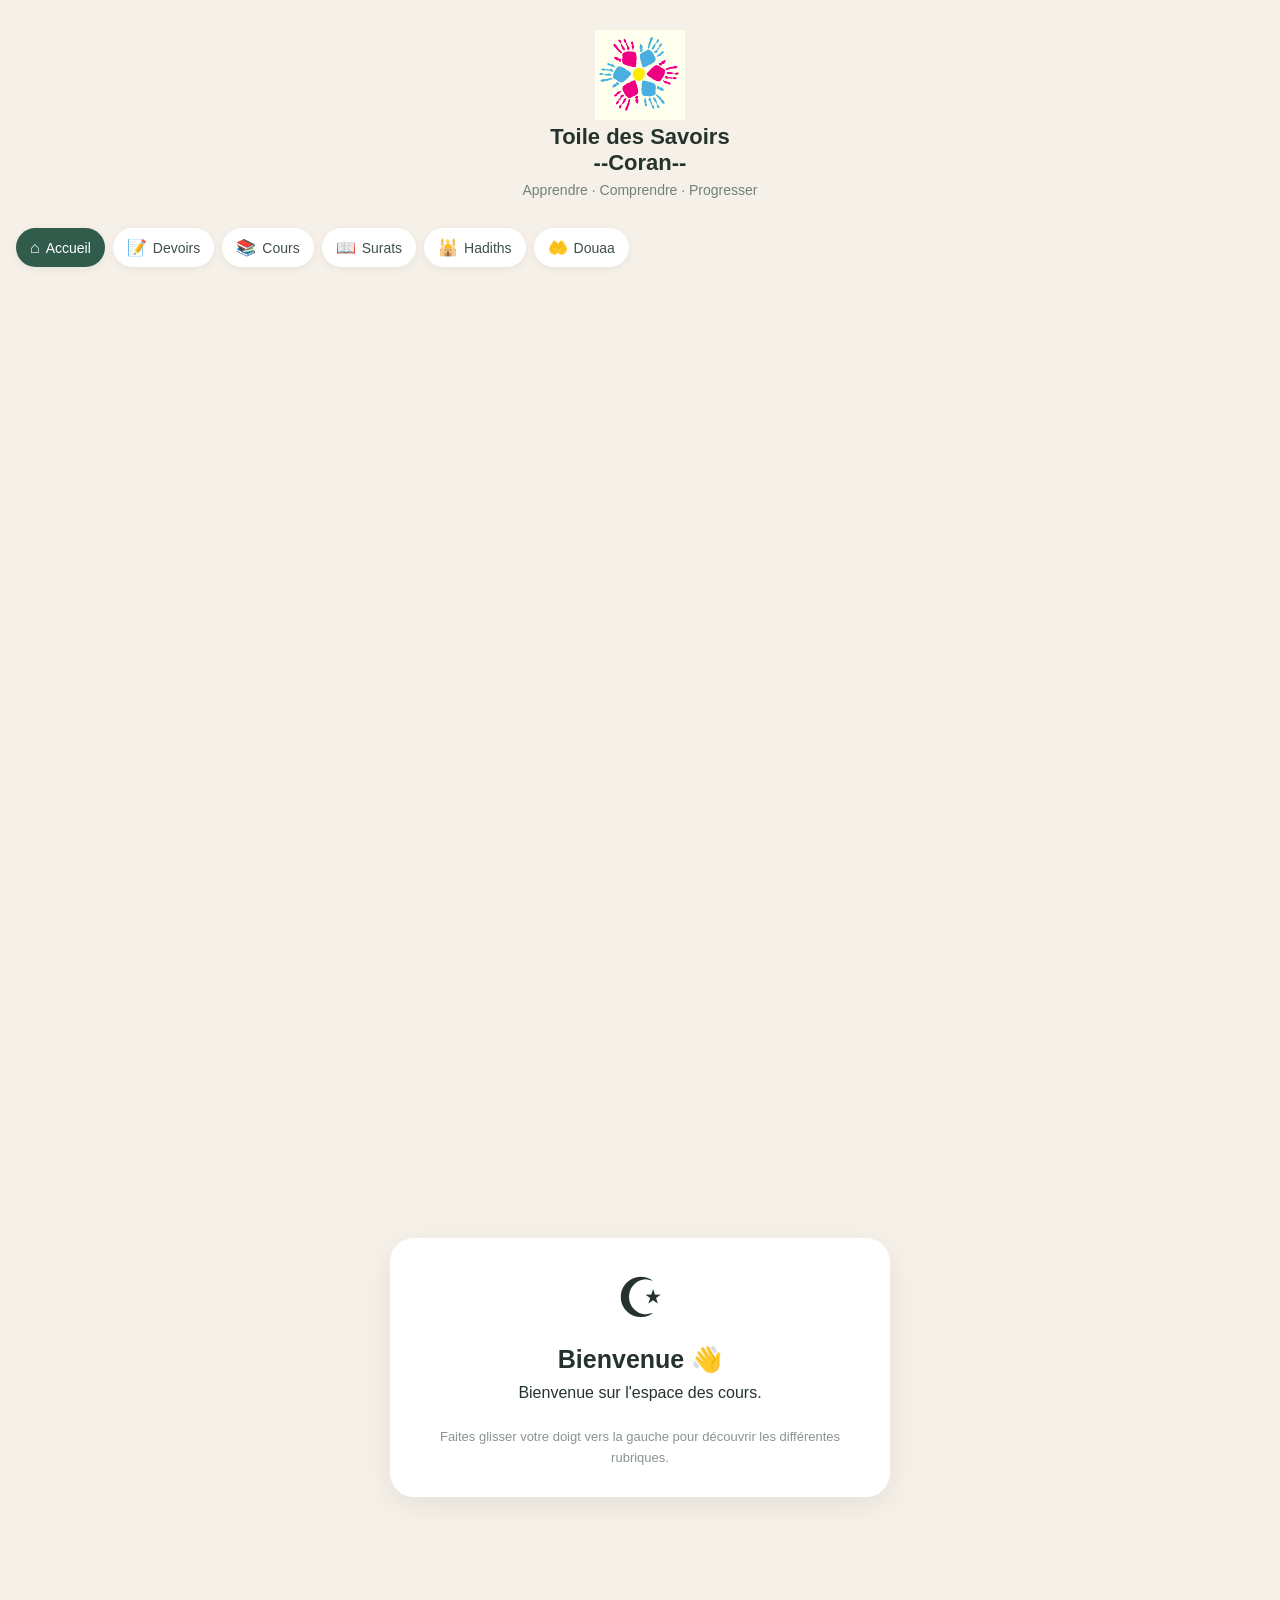
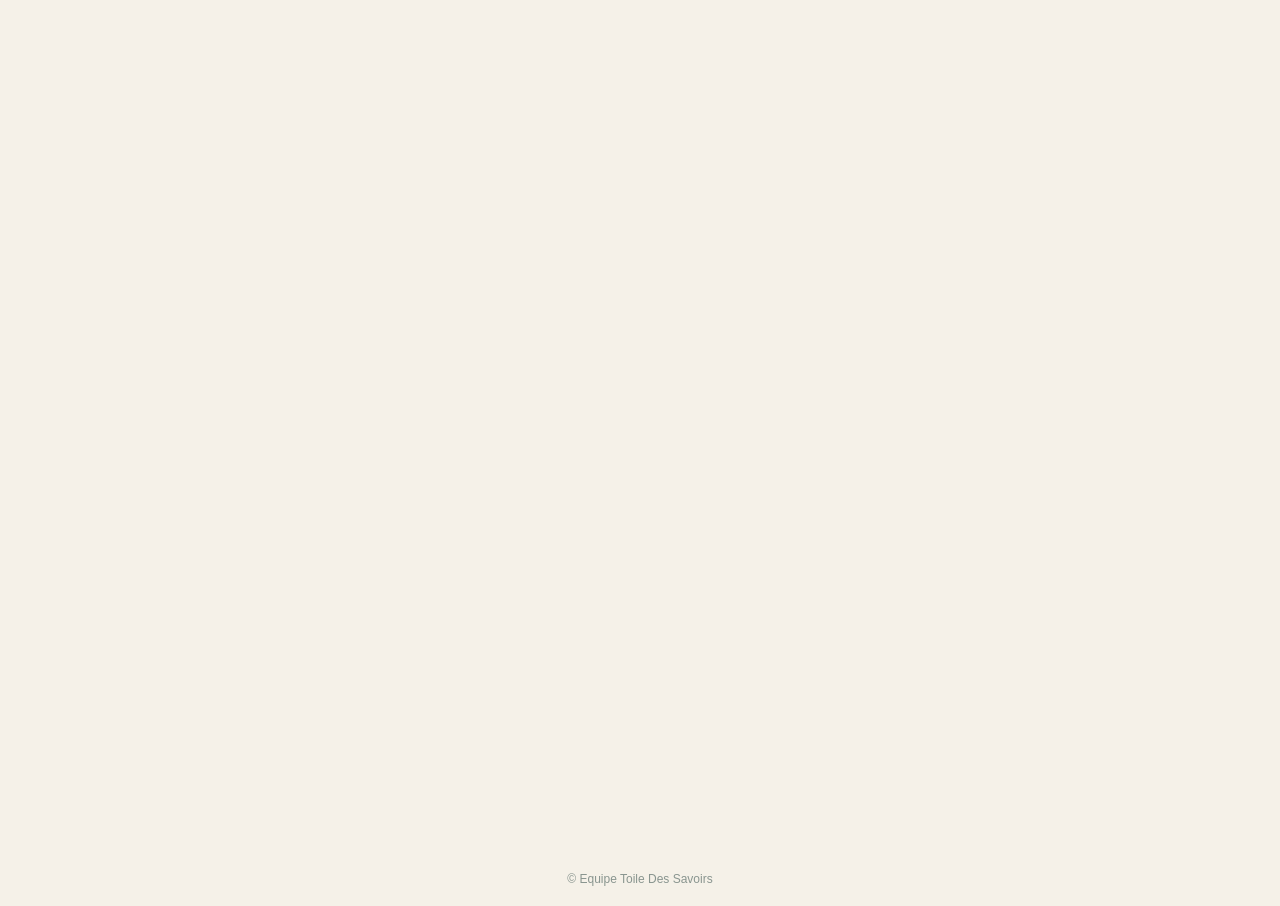
<file: index.html>
<!DOCTYPE html>
<html lang="fr">

<head>
    <meta charset="UTF-8">
    <meta name="viewport" content="width=device-width, initial-scale=1.0">
    <meta name="theme-color" content="#f5f1e8">

    <title>Toile des savoirs</title>

    <link rel="stylesheet" href="style.css">
</head>

<body>

    <!-- EN-TÊTE -->
    <header class="header">

        <div class="logo">

            <div class="logo">
                <img src="logo.png" alt="Logo de l'association">
            </div>

            <h1>Toile des Savoirs</h1>
            <h1>--Coran--</h1>

        </div>

        <p class="subtitle">
            Apprendre · Comprendre · Progresser
        </p>

    </header>


    <!-- NAVIGATION HORIZONTALE -->
    <nav class="navigation">

        <a href="#accueil" class="nav-item active">
            <span>⌂</span>
            Accueil
        </a>

        <a href="#devoirs" class="nav-item">
            <span>📝</span>
            Devoirs
        </a>

        <a href="#cours" class="nav-item">
            <span>📚</span>
            Cours
        </a>

        <a href="#surats" class="nav-item">
            <span>📖</span>
            Surats
        </a>

        <a href="#hadiths" class="nav-item">
            <span>🕌</span>
            Hadiths
        </a>

        <a href="#douaa" class="nav-item">
            <span>🤲</span>
            Douaa
        </a>

    </nav>


    <!-- CONTENU DES PAGES -->
    <main class="pages">


        <!-- ACCUEIL -->
        <section id="accueil" class="page home-page">

            <div class="card welcome-card">

                <div class="big-icon">☪</div>

                <h2>Bienvenue 👋</h2>

                <p>
                    Bienvenue sur l'espace des cours.
                </p>

                <p class="hint">
                    Faites glisser votre doigt vers la gauche
                    pour découvrir les différentes rubriques.
                </p>

            </div>

        </section>


        <!-- DEVOIRS -->
        <section id="devoirs" class="page">

            <div class="card">

                <div class="section-icon">📝</div>

                <h2>Devoirs</h2>

                <p class="description">
                    Retrouve ici les devoirs à faire pour le prochain cours.
                </p>

                <div class="lesson-list">

<!-- DEVOIR 1 -->
<div class="lesson">

    <strong>Devoir 1 — 11/10/2026</strong>

    <span>
        Mémoriser Ayat El Kursi آيَةُ الْكُرْسِيِّ
    </span>


</div>


<!-- DEVOIR 2 -->
<div class="lesson">

    <strong>Devoir 2 — 01/11/2026</strong>

    <span>
        Sourate Al-Baqara, verset 285 : آمَنَ الرَّسُولُ بِمَا أُنْزِلَ إِلَيْهِ
    </span>

</div>


<!-- DEVOIR 3 -->
<div class="lesson">

    <strong>Devoir 3 — 08/11/2026</strong>

    <span>
        Sourate Al-Baqara, verset 286 : لَا يُكَلِّفُ اللَّهُ نَفْسًا إِلَّا وُسْعَهَا
    </span>

</div>

                    
<!-- DEVOIR 4 -->
<div class="lesson">

    <strong>Devoir 4 — 15/11/2026</strong>

    <span>
        Sourate Az-Zalzala,  إِذَا زُلْزِلَتِ الْأَرْضُ زِلْزَالَهَا , sourate N° 99
    </span>

</div>
            <!-- DEVOIR 5 -->
<div class="lesson">

    <strong>Devoir 5 — 21/11/2026</strong>

    <span>
        - Sourate Al Byyinah - Sourate N° 98. 
        - Mémorisation individuelle
    </span>

</div>

                </div>

            </div>

        </section>

        <!-- COURS -->
<section id="cours" class="page">

    <div class="card">

        <div class="section-icon">📚</div>

        <h2>Cours</h2>

        <p class="description">
            Retrouve ici les différents cours.
        </p>

        <div class="lesson-list">

            <!-- COURS 1 -->
            <a
                href="https://drive.google.com/file/d/1bLB-qqunnmc3eS-9xTrLS5FVIZlKx-L-/view?usp=drive_link"
                class="lesson"
                target="_blank"
                rel="noopener noreferrer"
            >
                <strong>Cours 1 (04/10/2026)</strong>
                <span>Al-Fatiha</span>
            </a>

            <!-- COURS 2-->
            <a
                href="https://drive.google.com/file/d/1TrYuU-rpWvGzJhx4FxZA5jK5yMBJ1NDQ/view?usp=sharing"
                class="lesson"
                target="_blank"
                rel="noopener noreferrer"
            >
                <strong>Cours 2 (11/10/2026) </strong>
                <span>Aya El Kursi + Les piliers de l'Islam</span>
            </a>

            <!-- COURS 3 -->
            <a
                href="cours/Cours3_AlBaqara2_285etlespiliersdelafoi.html"
                class="lesson"
                target="_blank"
                rel="noopener noreferrer"
            >
                <strong>Cours 3 (18/10/2026) </strong>
                <span>Al-Baqara 2 V285 + Les piliers de la foi</span>
            </a>

            <!-- COURS 4 -->
            <a
                href="cours/Cours4_AlBaqara2_286etcoursleIhsan.html"
                class="lesson"
                target="_blank"
                rel="noopener noreferrer"
            >
                <strong>Cours 4 (01/11/2026)</strong>
                <span>Al-Baqara 2 V286 + Le Ihsan</span>
            </a>
<!-- COURS 5 -->
            <a
                href="cours/Cours5Az-Zalzala.html"
                class="lesson"
                target="_blank"
                rel="noopener noreferrer"
            >
                <strong>Cours 5 (08/11/2026)</strong>
                <span>Az-Zalzala + Mœurs islamiques : la bienfaisance envers les parents</span>
            </a>
   <!-- COURS 6 -->
            <a
                href="cours/Cours6_al-bayyina.html"
                class="lesson"
                target="_blank"
                rel="noopener noreferrer"
            >
                <strong>Cours 6 (15/11/2026)</strong>
                <span> Al-Bayyinah du verset 1 au 4 + Mœurs islamiques : Souhaiter du bien aux autres</span>
            </a>       
<!-- COURS 7 -->
            <a
                href="cours/Cours7_al-bayyina.html"
                class="lesson"
                target="_blank"
                rel="noopener noreferrer"
            >
                <strong>Cours 7 (21/11/2026)</strong>
                <span> Al-Bayyina du verset 5 au 8 + Culte: Salat</span>
            </a>    
        </div>

    </div>

</section>
<!-- SURATS -->
<section id="surats" class="page">

    <div class="card">

        <div class="section-icon">📖</div>

        <h2>Surats</h2>

        <p class="description">
            Les surats étudiées pendant les cours.
        </p>

        <div class="lesson-list">

            <!-- AL-FATIHA -->
            <div class="lesson">
                <strong>Al-Fatiha</strong>
                <span>سورة الفاتحة</span>
                <audio controls preload="none">
                    <source src="audio/alfatiha.mp3" type="audio/mpeg">
                    Ton navigateur ne supporte pas la lecture audio.
                </audio>
            </div>

            <!-- AYAT EL KURSI -->
            <div class="lesson">
                <strong>Verset Al Kursi</strong>
                <span>آيَةُ الْكُرْسِيِّ</span>
                <audio controls preload="none">
                    <source src="audio/ayakursi.mp3" type="audio/mpeg">
                    Ton navigateur ne supporte pas la lecture audio.
                </audio>
            </div>

            <!-- AL-BAQARA 285 -->
            <div class="lesson">
                <strong>Al-Baqara, verset 285</strong>
                <span>آمَنَ الرَّسُولُ بِمَا أُنْزِلَ إِلَيْهِ</span>
                <audio controls preload="none">
                    <source src="audio/AlBaqarah.Ayah285.mp3" type="audio/mpeg">
                    Ton navigateur ne supporte pas la lecture audio.
                </audio>
            </div>

            <!-- AL-BAQARA 286 -->
            <div class="lesson">
                <strong>Al-Baqara, verset 286</strong>
                <span>لَا يُكَلِّفُ اللَّهُ نَفْسًا إِلَّا وُسْعَهَا</span>
                <audio controls preload="none">
                    <source src="audio/Al-BaqarahAyah286.mp3" type="audio/mpeg">
                    Ton navigateur ne supporte pas la lecture audio.
                </audio>
            </div>
<!-- AZ-ZALZALA 99 -->
<div class="lesson">
    <strong>Az-Zalzala, sourate 99</strong>
    <span>إِذَا زُلْزِلَتِ الْأَرْضُ زِلْزَالَهَا</span>
    <audio controls preload="none">
        <source src="audio/az-zalzala-sourate99.mp3" type="audio/mpeg">
        Ton navigateur ne supporte pas la lecture audio.
    </audio>
</div>
 <!--Al Byyinah -->
<div class="lesson">
    <strong>AL-BAYYINAH, sourate 98</strong>
    <span>البينة </span>
    <audio controls preload="none">
        <source src="audio/Al-Byyinah-098.mp3" type="audio/mpeg">
        Ton navigateur ne supporte pas la lecture audio.
    </audio>
</div>
        </div>

    </div>

</section>

<!-- HADITHS -->
<section id="hadiths" class="page">

    <div class="card">

        <div class="section-icon">🕌</div>

        <h2>Hadiths</h2>

        <p class="description">
            Apprends les hadiths en français, en phonétique
            et en arabe.
        </p>

        <div class="lesson-list">

            <!-- HADITHS FR -->
            <a
                href="hadiths/hadiths_fr.html"
                class="lesson"
                target="_blank"
                rel="noopener noreferrer"
            >
                <strong>Hadiths (cliquer ici)</strong>
                <span>Français, phonétique et arabe</span>
            </a>

        </div>

    </div>

</section>

<!-- DOUAA -->
<section id="douaa" class="page">

    <div class="card">

        <div class="section-icon">🤲</div>

        <h2>Douaa</h2>

        <p class="description">
            Quelques invocations à apprendre.
        </p>


        <!-- AVANT DE MANGER -->
        <div class="douaa">

            <h3>🍽️ Avant de manger</h3>

            <p class="arabic" dir="rtl" lang="ar">
                بِسْمِ اللَّهِ
            </p>

            <p>
                <strong>Prononciation :</strong><br>
                Bismillah.
            </p>

            <p>
                <strong>Traduction :</strong><br>
                Au nom d'Allah.
            </p>

        </div>


        <!-- AVANT DE DORMIR -->
        <div class="douaa">

            <h3>🌙 Avant de dormir</h3>

            <p class="arabic" dir="rtl" lang="ar">
                بِاسْمِكَ اللَّهُمَّ أَمُوتُ وَأَحْيَا
            </p>

            <p>
                <strong>Prononciation :</strong><br>
                Bismika Allahoumma amoutou wa ahya.
            </p>

            <p>
                <strong>Traduction :</strong><br>
                C'est en Ton nom, ô Allah, que je meurs et que je vis.
            </p>

        </div>


        <!-- APRÈS LA SALAT -->
        <div class="douaa">

            <h3>🕌 Invocations après la salat</h3>

            <p class="description">
                Les évocations à réciter après la prière obligatoire.
            </p>


            <!-- 1. DEMANDE DE PARDON -->
            <h4>1. Demande de pardon (3 fois)</h4>

            <p class="arabic" dir="rtl" lang="ar">
                أَسْتَغْفِرُ اللَّهَ
            </p>

            <p>
                <strong>Prononciation :</strong><br>
                Astaghfiroullah.
            </p>

            <p>
                <strong>Traduction :</strong><br>
                Je demande pardon à Allah.
            </p>


            <!-- 2. ALLAHOUMMA ANTA AS-SALAM -->
            <h4>2. Allahoumma anta as-salam</h4>

            <p class="arabic" dir="rtl" lang="ar">
                اللَّهُمَّ أَنْتَ السَّلَامُ
                وَمِنْكَ السَّلَامُ
                تَبَارَكْتَ يَا ذَا الْجَلَالِ وَالْإِكْرَامِ
            </p>

            <p>
                <strong>Prononciation :</strong><br>
                Allahoumma anta as-salaam,
                wa minkas-salaam,
                tabaarakta yaa dhal-jalaali wal-ikraam.
            </p>

            <p>
                <strong>Traduction :</strong><br>
                Ô Allah, Tu es la Paix et de Toi vient la paix.
                Béni sois-Tu, ô Détenteur de la majesté et de la générosité.
            </p>


            <!-- 3. LES ÉVOCATIONS -->
            <h4>3. Les évocations (33 fois chacune)</h4>

            <p class="arabic" dir="rtl" lang="ar">
                سُبْحَانَ اللَّهِ
            </p>

            <p>
                <strong>Prononciation :</strong><br>
                Soubhanallah. (33 fois)
            </p>

            <p>
                <strong>Traduction :</strong><br>
                Gloire et pureté à Allah.
            </p>


            <p class="arabic" dir="rtl" lang="ar">
                الْحَمْدُ لِلَّهِ
            </p>

            <p>
                <strong>Prononciation :</strong><br>
                Al-hamdoulillah. (33 fois)
            </p>

            <p>
                <strong>Traduction :</strong><br>
                Louange à Allah.
            </p>


            <p class="arabic" dir="rtl" lang="ar">
                اللَّهُ أَكْبَرُ
            </p>

            <p>
                <strong>Prononciation :</strong><br>
                Allahou akbar. (33 fois)
            </p>

            <p>
                <strong>Traduction :</strong><br>
                Allah est le plus Grand.
            </p>


            <!-- 4. INVOCATION FINALE -->
            <h4>4. Invocation pour compléter les cent</h4>

            <p class="arabic" dir="rtl" lang="ar">
                لَا إِلَٰهَ إِلَّا اللَّهُ وَحْدَهُ
                لَا شَرِيكَ لَهُ،
                لَهُ الْمُلْكُ وَلَهُ الْحَمْدُ،
                وَهُوَ عَلَىٰ كُلِّ شَيْءٍ قَدِيرٌ
            </p>

            <p>
                <strong>Prononciation :</strong><br>
                Laa ilaaha illallaah,
                wahdahou laa charika lah,
                lahoul-moulkou wa lahoul-hamd,
                wa houwa alaa koulli chay'in qadiir.
            </p>

            <p>
                <strong>Traduction :</strong><br>
                Il n'y a aucune divinité digne d'adoration
                en dehors d'Allah, Seul et sans associé.
                À Lui appartiennent la royauté et la louange,
                et Il est capable de toute chose.
            </p>


            <!-- 5. AYAT AL-KURSI -->
            <h4>5. Ayat al-Kursi — Le Verset du Trône</h4>

            <p>
                <strong>À réciter :</strong><br>
                Ayat al-Kursi, sourate Al-Baqara (2:255).
            </p>


            <!-- 6. LES TROIS MOU'AWWIDHAT -->
            <h4>6. Les trois Mou'awwidhat</h4>

            <ul>
                <li>
                    <strong>Al-Ikhlas</strong> — sourate 112.
                </li>
                <li>
                    <strong>Al-Falaq</strong> — sourate 113.
                </li>
                <li>
                    <strong>An-Nas</strong> — sourate 114.
                </li>
            </ul>

            <p class="description">
                Les trois sourates protectrices à réciter.
            </p>

        </div>

    </div>

</section>



        
    </main>


    <!-- PIED DE PAGE -->
    <footer>

        <p>
            © Equipe Toile Des Savoirs
        </p>

    </footer>

</body>

</html>
</file>
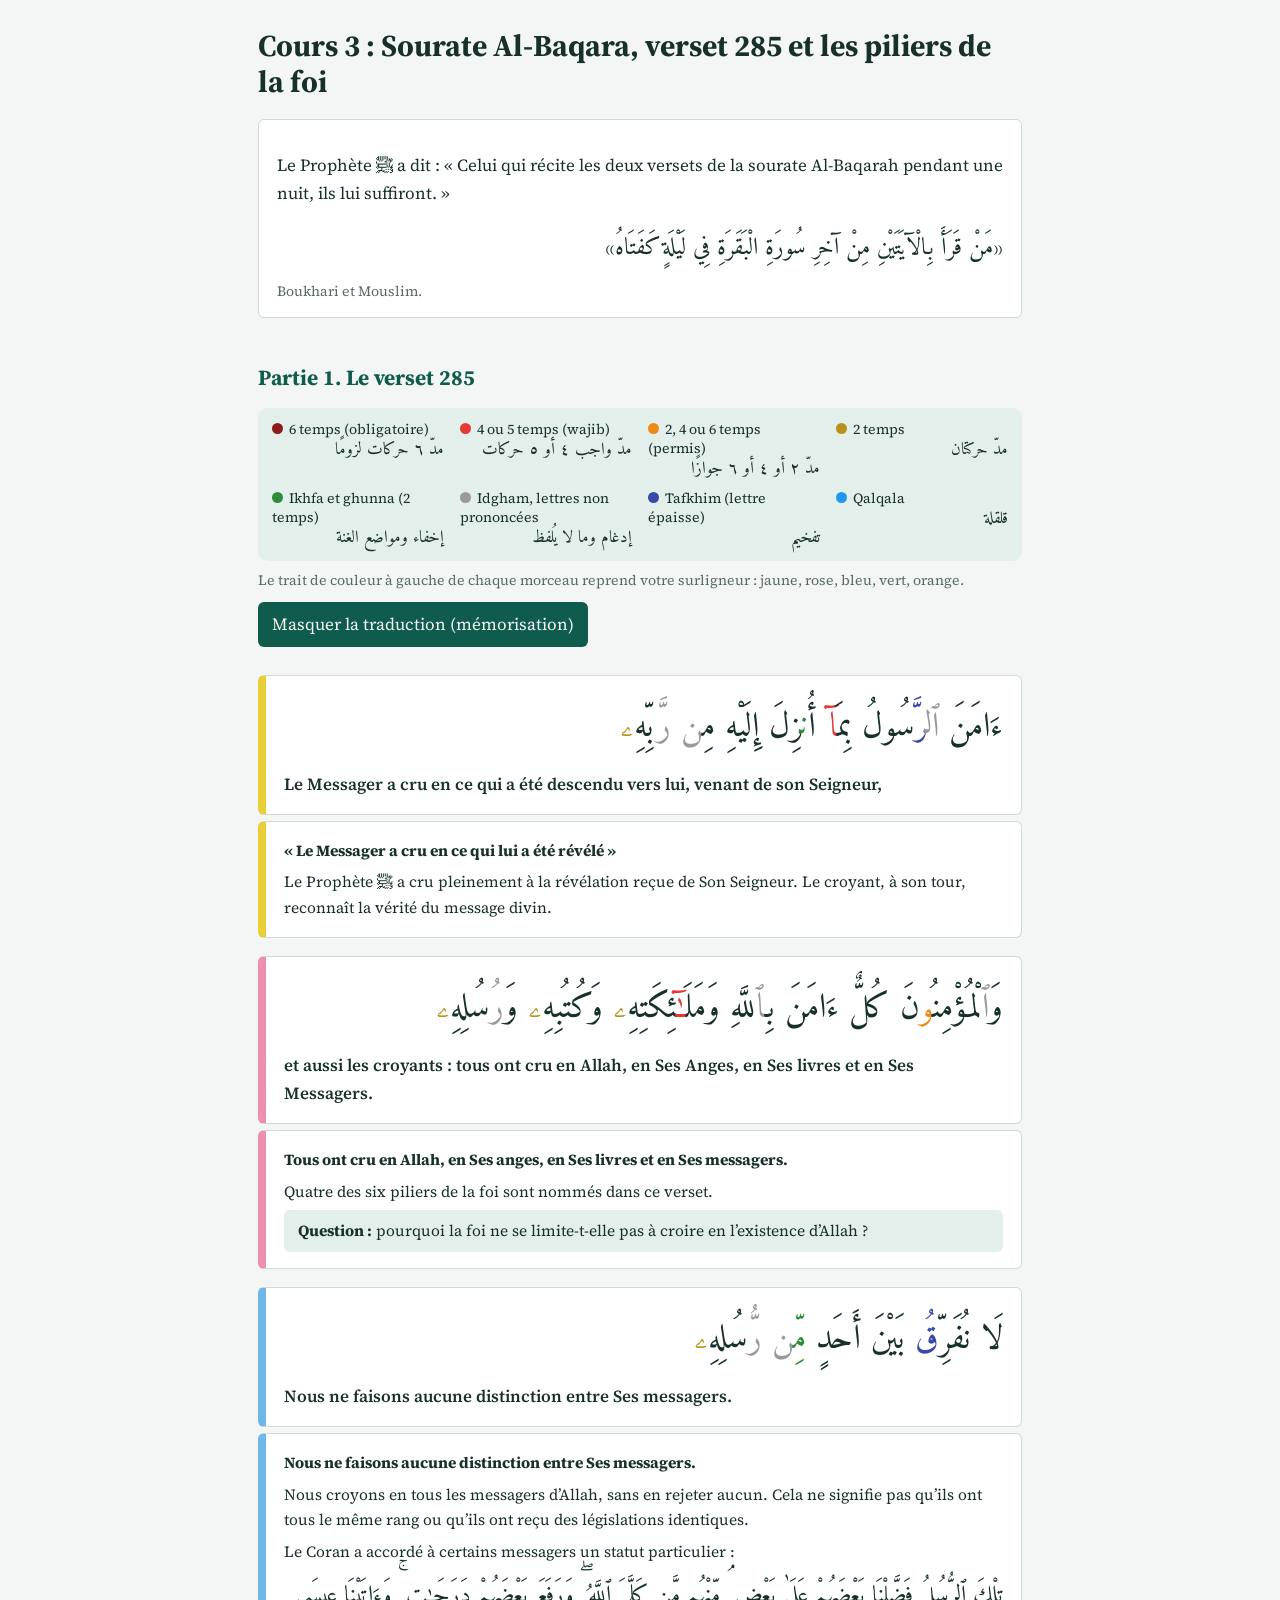
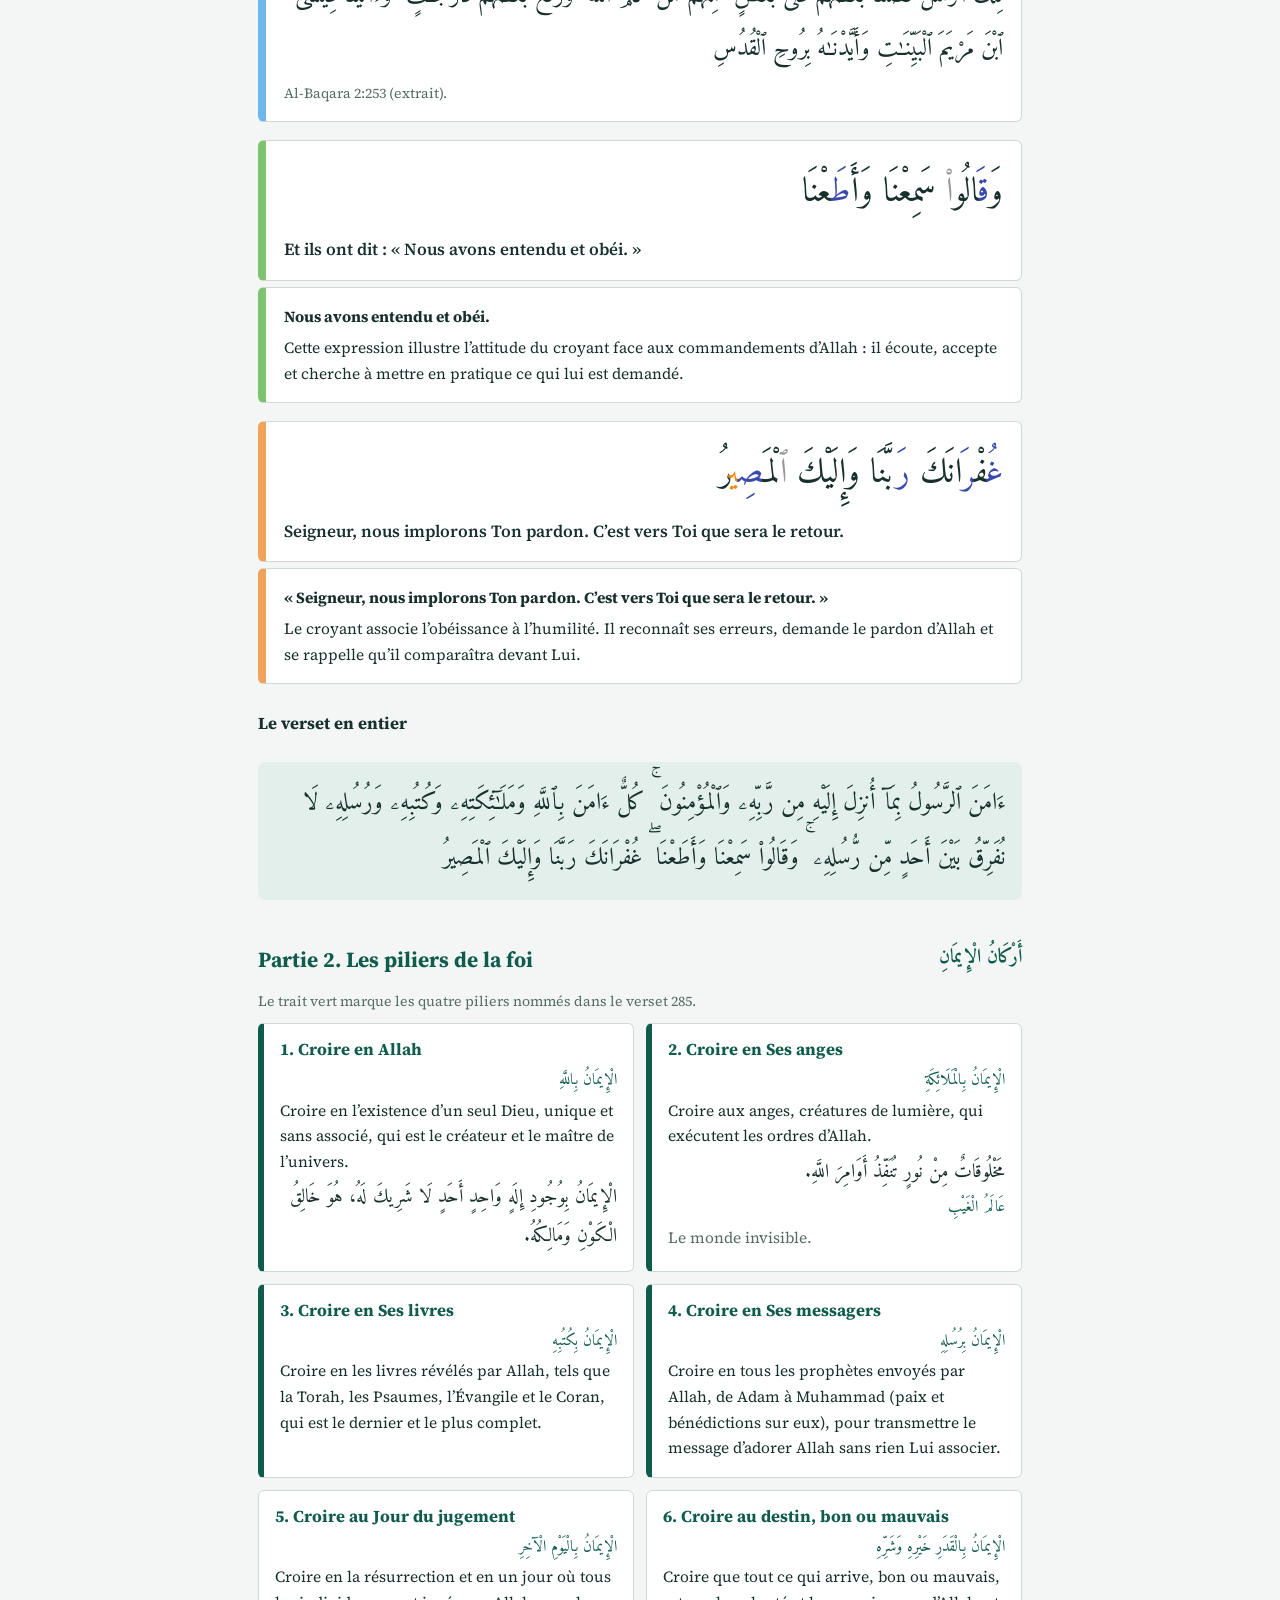
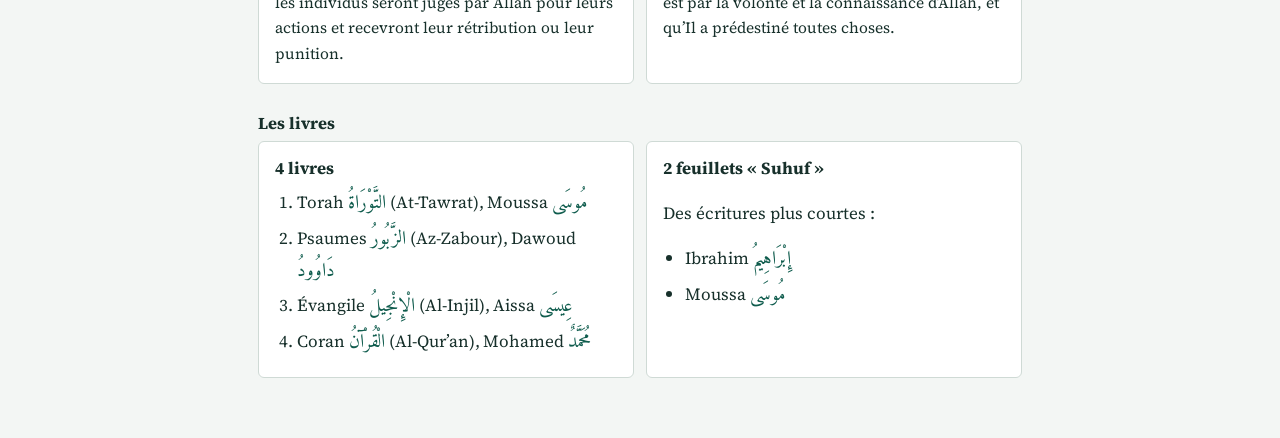
<file: cours/Cours3_AlBaqara2_285etlespiliersdelafoi.html>
<!DOCTYPE html>
<html lang="fr">
<head>
<meta charset="utf-8">
<meta name="viewport" content="width=device-width, initial-scale=1, viewport-fit=cover">
<title>Cours 3 : Al-Baqara 2:285 et les piliers de la foi</title>
<link rel="stylesheet" href="https://fonts.googleapis.com/css2?family=Amiri:wght@400;700&family=Source+Serif+4:wght@400;600&display=swap">
<style>
:root{
  box-sizing:border-box;
  padding-top:env(safe-area-inset-top,0px);padding-bottom:env(safe-area-inset-bottom,0px);
  --bg:#f3f6f4;--card:#ffffff;--ink:#17302b;--mute:#566b65;--line:#cfdad5;--accent:#0f5c4d;--soft:#e2efea;
  --z:#8e1b1b;--w:#e53935;--j:#ef8a17;--d:#b8921a;--g:#2e8b3a;--x:#9a9a9a;--t:#3949ab;--ql:#2196f3;
  --m1:#e8cf3a;--m2:#ee8fb0;--m3:#6fb7ea;--m4:#7cc46f;--m5:#f0a35a;
}
@media (prefers-color-scheme:dark){
  :root:not([data-theme="light"]){
    --bg:#0e1816;--card:#16231f;--ink:#e6efec;--mute:#9db3ac;--line:#2c403a;--accent:#6fd1b9;--soft:#1d332d;
    --z:#d9534f;--w:#ff8a80;--j:#ffa94d;--d:#e0b83c;--g:#5fd068;--x:#8c9a96;--t:#8c9eff;--ql:#5cb8ff;
  }
}
html{scroll-padding-top:env(safe-area-inset-top,0px)}
*{box-sizing:border-box}
body{margin:0;background:var(--bg);color:var(--ink);font-family:"Source Serif 4",Georgia,serif;line-height:1.65;font-size:17px}
main{max-width:800px;margin:0 auto;padding:28px 18px 60px}
h1{font-size:1.9rem;line-height:1.2;margin:0 0 18px}
h2{font-size:1.35rem;margin:42px 0 12px;color:var(--accent)}
h3{font-size:1.05rem;margin:0 0 4px}
z{color:var(--z)}w{color:var(--w)}j{color:var(--j)}d{color:var(--d)}g{color:var(--g)}x{color:var(--x)}t{color:var(--t)}ql{color:var(--ql)}
.hadith{background:var(--card);border:1px solid var(--line);border-radius:6px;padding:14px 18px;margin:0 0 18px}
.hadith .a{font-family:Amiri,"Scheherazade New",serif;font-size:1.5rem;direction:rtl;text-align:right;line-height:2;margin:6px 0}
.legend{display:grid;grid-template-columns:1fr 1fr;gap:8px 16px;background:var(--soft);border-radius:10px;padding:12px 14px;font-size:.88rem}
@media(min-width:620px){.legend{grid-template-columns:1fr 1fr 1fr 1fr}}
.legend div{display:flex;flex-direction:column;line-height:1.35}
.legend .dot{display:inline-block;width:11px;height:11px;border-radius:50%;margin-inline-end:6px}
.legend .a{font-family:Amiri,serif;font-size:1.05rem;direction:rtl;text-align:right}
.note{font-size:.88rem;color:var(--mute);margin:8px 0 0}
.verse{background:var(--card);border:1px solid var(--line);border-inline-start:8px solid var(--mc);border-radius:6px;padding:16px 18px;margin:18px 0 0}
.ar{font-family:Amiri,"Scheherazade New","Traditional Arabic",serif;font-size:2.15rem;line-height:2.1;direction:rtl;text-align:right;margin:0 0 6px}
.fr{margin:0;font-weight:600}
.exp{background:var(--card);border:1px solid var(--line);border-inline-start:8px solid var(--mc);border-radius:6px;padding:10px 18px;margin:6px 0 0;font-size:.97rem}
.exp p{margin:6px 0}
.q{background:var(--soft);border-radius:6px;padding:8px 14px;margin:8px 0}
.full{direction:rtl;text-align:right;font-family:Amiri,"Scheherazade New",serif;font-size:1.5rem;line-height:2.3;background:var(--soft);border-radius:8px;padding:14px 16px}
.ex{direction:rtl;text-align:right;font-family:Amiri,"Scheherazade New",serif;font-size:1.5rem;line-height:2.2;margin:6px 0}
.grid{display:grid;grid-template-columns:1fr;gap:12px}
@media(min-width:620px){.grid{grid-template-columns:1fr 1fr}}
.pil{background:var(--card);border:1px solid var(--line);border-radius:6px;padding:12px 16px}
.pil.in{border-inline-start:6px solid var(--accent)}
.pil h3{color:var(--accent)}
.pil p{margin:4px 0;font-size:.97rem}
.ann{font-family:Amiri,"Scheherazade New",serif;direction:rtl;text-align:right;font-size:1.2rem;color:var(--accent)}
.books{display:grid;gap:12px;grid-template-columns:1fr}
@media(min-width:620px){.books{grid-template-columns:1fr 1fr}}
.books div{background:var(--card);border:1px solid var(--line);border-radius:6px;padding:12px 16px}
ul,ol{padding-inline-start:1.3em;margin:6px 0}li{margin:4px 0}
button{font:inherit;background:var(--accent);color:var(--bg);border:0;border-radius:6px;padding:8px 14px;cursor:pointer;margin:10px 0}
button:focus-visible{outline:3px solid var(--j);outline-offset:2px}
.hide .fr{visibility:hidden}
</style>
</head>
<body>
<main>
<h1>Cours 3 : Sourate Al-Baqara, verset 285 et les piliers de la foi</h1>

<div class="hadith">
<p>Le Prophète ﷺ a dit : « Celui qui récite les deux versets de la sourate Al-Baqarah pendant une nuit, ils lui suffiront. »</p>
<p class="a" lang="ar">«مَنْ قَرَأَ بِالْآيَتَيْنِ مِنْ آخِرِ سُورَةِ الْبَقَرَةِ فِي لَيْلَةٍ كَفَتَاهُ»</p>
<p class="note">Boukhari et Mouslim.</p>
</div>

<h2>Partie 1. Le verset 285</h2>
<div class="legend" aria-label="Légende du tajwid">
  <div><span><span class="dot" style="background:var(--z)"></span>6 temps (obligatoire)</span><span class="a">مدّ ٦ حركات لزومًا</span></div>
  <div><span><span class="dot" style="background:var(--w)"></span>4 ou 5 temps (wajib)</span><span class="a">مدّ واجب ٤ أو ٥ حركات</span></div>
  <div><span><span class="dot" style="background:var(--j)"></span>2, 4 ou 6 temps (permis)</span><span class="a">مدّ ٢ أو ٤ أو ٦ جوازًا</span></div>
  <div><span><span class="dot" style="background:var(--d)"></span>2 temps</span><span class="a">مدّ حركتان</span></div>
  <div><span><span class="dot" style="background:var(--g)"></span>Ikhfa et ghunna (2 temps)</span><span class="a">إخفاء ومواضع الغنة</span></div>
  <div><span><span class="dot" style="background:var(--x)"></span>Idgham, lettres non prononcées</span><span class="a">إدغام وما لا يُلفظ</span></div>
  <div><span><span class="dot" style="background:var(--t)"></span>Tafkhim (lettre épaisse)</span><span class="a">تفخيم</span></div>
  <div><span><span class="dot" style="background:var(--ql)"></span>Qalqala</span><span class="a">قلقلة</span></div>
</div>
<p class="note">Le trait de couleur à gauche de chaque morceau reprend votre surligneur : jaune, rose, bleu, vert, orange.</p>
<button id="tg" type="button" aria-pressed="false">Masquer la traduction (mémorisation)</button>

<div id="verses">

<section class="verse" style="--mc:var(--m1)">
<p class="ar" lang="ar">ءَامَنَ <x>ٱل</x><t>رَّ</t>سُولُ بِمَ<w>آ</w> أُ<g>ن</g>زِلَ إِلَيْهِ مِ<x>ن</x> <x>رَّ</x>بِّهِ<d>ۦ</d></p>
<p class="fr">Le Messager a cru en ce qui a été descendu vers lui, venant de son Seigneur,</p></section>
<div class="exp" style="--mc:var(--m1)">
<p><b>« Le Messager a cru en ce qui lui a été révélé »</b></p>
<p>Le Prophète ﷺ a cru pleinement à la révélation reçue de Son Seigneur. Le croyant, à son tour, reconnaît la vérité du message divin.</p></div>

<section class="verse" style="--mc:var(--m2)">
<p class="ar" lang="ar">وَ<x>ٱ</x>لْمُؤْمِنُ<j>و</j>نَ كُلٌّ ءَامَنَ بِ<x>ٱ</x>للَّهِ وَمَلَ<w>ـٰٓ</w>ئِكَتِهِ<d>ۦ</d> وَكُتُبِهِ<d>ۦ</d> وَ<x>رُ</x>سُلِهِ<d>ۦ</d></p>
<p class="fr">et aussi les croyants : tous ont cru en Allah, en Ses Anges, en Ses livres et en Ses Messagers.</p></section>
<div class="exp" style="--mc:var(--m2)">
<p><b>Tous ont cru en Allah, en Ses anges, en Ses livres et en Ses messagers.</b></p>
<p>Quatre des six piliers de la foi sont nommés dans ce verset.</p>
<p class="q"><b>Question :</b> pourquoi la foi ne se limite-t-elle pas à croire en l’existence d’Allah ?</p></div>

<section class="verse" style="--mc:var(--m3)">
<p class="ar" lang="ar">لَا نُفَرِّ<t>قُ</t> بَيْنَ أَحَدٍ <g>مِّ</g><x>ن</x> <x>رُّ</x>سُلِهِ<d>ۦ</d></p>
<p class="fr">Nous ne faisons aucune distinction entre Ses messagers.</p></section>
<div class="exp" style="--mc:var(--m3)">
<p><b>Nous ne faisons aucune distinction entre Ses messagers.</b></p>
<p>Nous croyons en tous les messagers d’Allah, sans en rejeter aucun. Cela ne signifie pas qu’ils ont tous le même rang ou qu’ils ont reçu des législations identiques.</p>
<p>Le Coran a accordé à certains messagers un statut particulier :</p>
<p class="ex" lang="ar">تِلْكَ ٱلرُّسُلُ فَضَّلْنَا بَعْضَهُمْ عَلَىٰ بَعْضٍ ۘ مِّنْهُم مَّن كَلَّمَ ٱللَّهُ ۖ وَرَفَعَ بَعْضَهُمْ دَرَجَـٰتٍ ۚ وَءَاتَيْنَا عِيسَى ٱبْنَ مَرْيَمَ ٱلْبَيِّنَـٰتِ وَأَيَّدْنَـٰهُ بِرُوحِ ٱلْقُدُسِ</p>
<p class="note">Al-Baqara 2:253 (extrait).</p></div>

<section class="verse" style="--mc:var(--m4)">
<p class="ar" lang="ar">وَ<t>قَ</t>الُو<x>ا۟</x> سَمِعْنَا وَأَ<t>طَ</t>عْنَا</p>
<p class="fr">Et ils ont dit : « Nous avons entendu et obéi. »</p></section>
<div class="exp" style="--mc:var(--m4)">
<p><b>Nous avons entendu et obéi.</b></p>
<p>Cette expression illustre l’attitude du croyant face aux commandements d’Allah : il écoute, accepte et cherche à mettre en pratique ce qui lui est demandé.</p></div>

<section class="verse" style="--mc:var(--m5)">
<p class="ar" lang="ar"><t>غُ</t>فْ<t>رَ</t>انَكَ <t>رَ</t>بَّنَا وَإِلَيْكَ <x>ٱ</x>لْمَ<t>صِ</t><j>ي</j>رُ</p>
<p class="fr">Seigneur, nous implorons Ton pardon. C’est vers Toi que sera le retour.</p></section>
<div class="exp" style="--mc:var(--m5)">
<p><b>« Seigneur, nous implorons Ton pardon. C’est vers Toi que sera le retour. »</b></p>
<p>Le croyant associe l’obéissance à l’humilité. Il reconnaît ses erreurs, demande le pardon d’Allah et se rappelle qu’il comparaîtra devant Lui.</p></div>

</div>

<h3 style="margin-top:26px">Le verset en entier</h3>
<p class="full" lang="ar">ءَامَنَ ٱلرَّسُولُ بِمَآ أُنزِلَ إِلَيْهِ مِن رَّبِّهِۦ وَٱلْمُؤْمِنُونَ ۚ كُلٌّ ءَامَنَ بِٱللَّهِ وَمَلَـٰٓئِكَتِهِۦ وَكُتُبِهِۦ وَرُسُلِهِۦ لَا نُفَرِّقُ بَيْنَ أَحَدٍ مِّن رُّسُلِهِۦ ۚ وَقَالُوا۟ سَمِعْنَا وَأَطَعْنَا ۖ غُفْرَانَكَ رَبَّنَا وَإِلَيْكَ ٱلْمَصِيرُ</p>

<h2>Partie 2. Les piliers de la foi <span class="ann" lang="ar" style="float:inline-end">أَرْكَانُ الْإِيمَانِ</span></h2>
<p class="note" style="margin:0 0 10px">Le trait vert marque les quatre piliers nommés dans le verset 285.</p>
<div class="grid">
<div class="pil in"><h3>1. Croire en Allah</h3><p class="ann" lang="ar">الْإِيمَانُ بِاللَّهِ</p><p>Croire en l’existence d’un seul Dieu, unique et sans associé, qui est le créateur et le maître de l’univers.</p><p lang="ar" style="direction:rtl;text-align:right;font-family:Amiri,serif;font-size:1.2rem;line-height:2">الْإِيمَانُ بِوُجُودِ إِلَهٍ وَاحِدٍ أَحَدٍ لَا شَرِيكَ لَهُ، هُوَ خَالِقُ الْكَوْنِ وَمَالِكُهُ.</p></div>
<div class="pil in"><h3>2. Croire en Ses anges</h3><p class="ann" lang="ar">الْإِيمَانُ بِالْمَلَائِكَةِ</p><p>Croire aux anges, créatures de lumière, qui exécutent les ordres d’Allah.</p><p lang="ar" style="direction:rtl;text-align:right;font-family:Amiri,serif;font-size:1.2rem;line-height:2">مَخْلُوقَاتٌ مِنْ نُورٍ تُنَفِّذُ أَوَامِرَ اللَّهِ.</p><p class="ann" lang="ar">عَالَمُ الْغَيْبِ</p><p class="note">Le monde invisible.</p></div>
<div class="pil in"><h3>3. Croire en Ses livres</h3><p class="ann" lang="ar">الْإِيمَانُ بِكُتُبِهِ</p><p>Croire en les livres révélés par Allah, tels que la Torah, les Psaumes, l’Évangile et le Coran, qui est le dernier et le plus complet.</p></div>
<div class="pil in"><h3>4. Croire en Ses messagers</h3><p class="ann" lang="ar">الْإِيمَانُ بِرُسُلِهِ</p><p>Croire en tous les prophètes envoyés par Allah, de Adam à Muhammad (paix et bénédictions sur eux), pour transmettre le message d’adorer Allah sans rien Lui associer.</p></div>
<div class="pil"><h3>5. Croire au Jour du jugement</h3><p class="ann" lang="ar">الْإِيمَانُ بِالْيَوْمِ الْآخِرِ</p><p>Croire en la résurrection et en un jour où tous les individus seront jugés par Allah pour leurs actions et recevront leur rétribution ou leur punition.</p></div>
<div class="pil"><h3>6. Croire au destin, bon ou mauvais</h3><p class="ann" lang="ar">الْإِيمَانُ بِالْقَدَرِ خَيْرِهِ وَشَرِّهِ</p><p>Croire que tout ce qui arrive, bon ou mauvais, est par la volonté et la connaissance d’Allah, et qu’Il a prédestiné toutes choses.</p></div>
</div>

<h3 style="margin-top:26px">Les livres</h3>
<div class="books">
<div><b>4 livres</b>
<ol><li>Torah <span class="ann" lang="ar">التَّوْرَاةُ</span> (At-Tawrat), Moussa <span class="ann" lang="ar">مُوسَى</span></li>
<li>Psaumes <span class="ann" lang="ar">الزَّبُورُ</span> (Az-Zabour), Dawoud <span class="ann" lang="ar">دَاوُودُ</span></li>
<li>Évangile <span class="ann" lang="ar">الْإِنْجِيلُ</span> (Al-Injil), Aissa <span class="ann" lang="ar">عِيسَى</span></li>
<li>Coran <span class="ann" lang="ar">الْقُرْآنُ</span> (Al-Qur’an), Mohamed <span class="ann" lang="ar">مُحَمَّدٌ</span></li></ol></div>
<div><b>2 feuillets « Suhuf »</b>
<p>Des écritures plus courtes :</p>
<ul><li>Ibrahim <span class="ann" lang="ar">إِبْرَاهِيمُ</span></li><li>Moussa <span class="ann" lang="ar">مُوسَى</span></li></ul></div>
</div>
</main>
<script>
(function(){
  var b=document.getElementById('tg'),v=document.getElementById('verses');
  b.addEventListener('click',function(){
    var h=v.classList.toggle('hide');
    b.setAttribute('aria-pressed',h);
    b.textContent=h?'Afficher la traduction':'Masquer la traduction (mémorisation)';
  });
})();
</script>
</body>
</html>
</file>
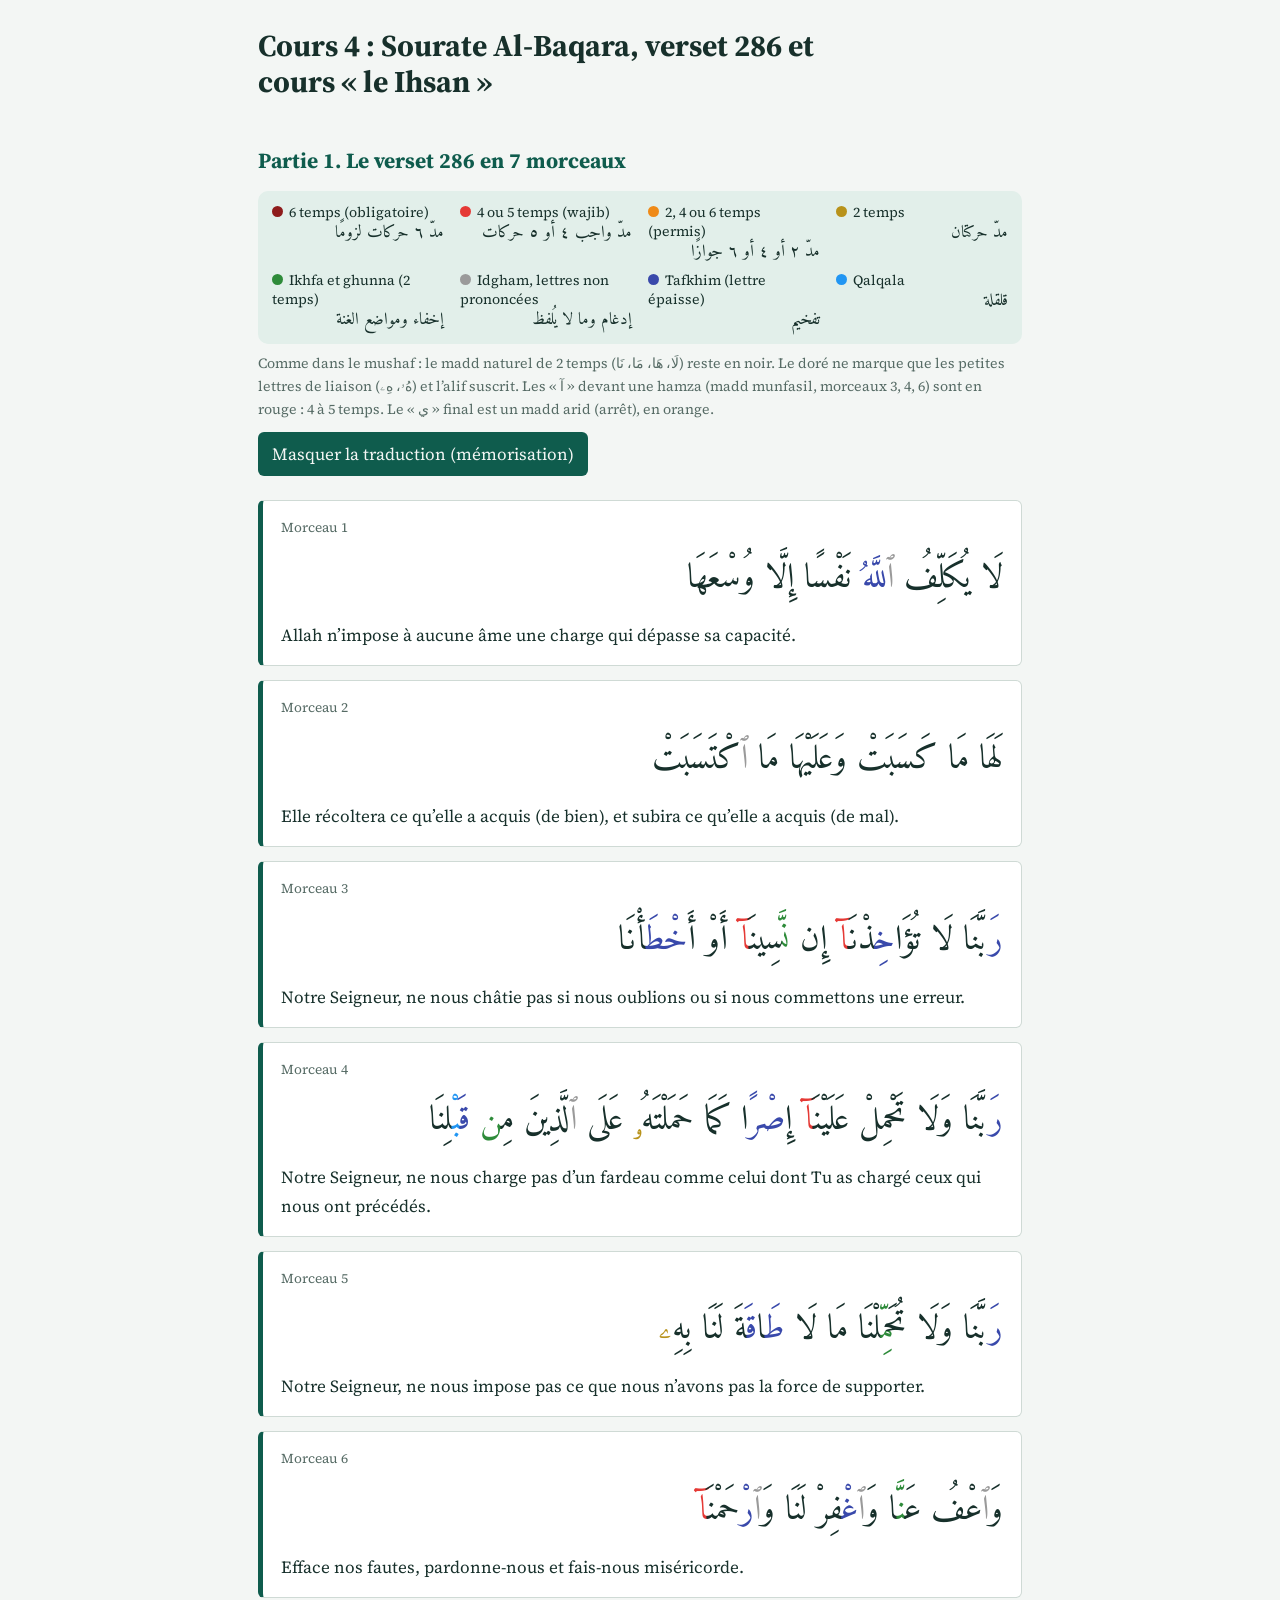
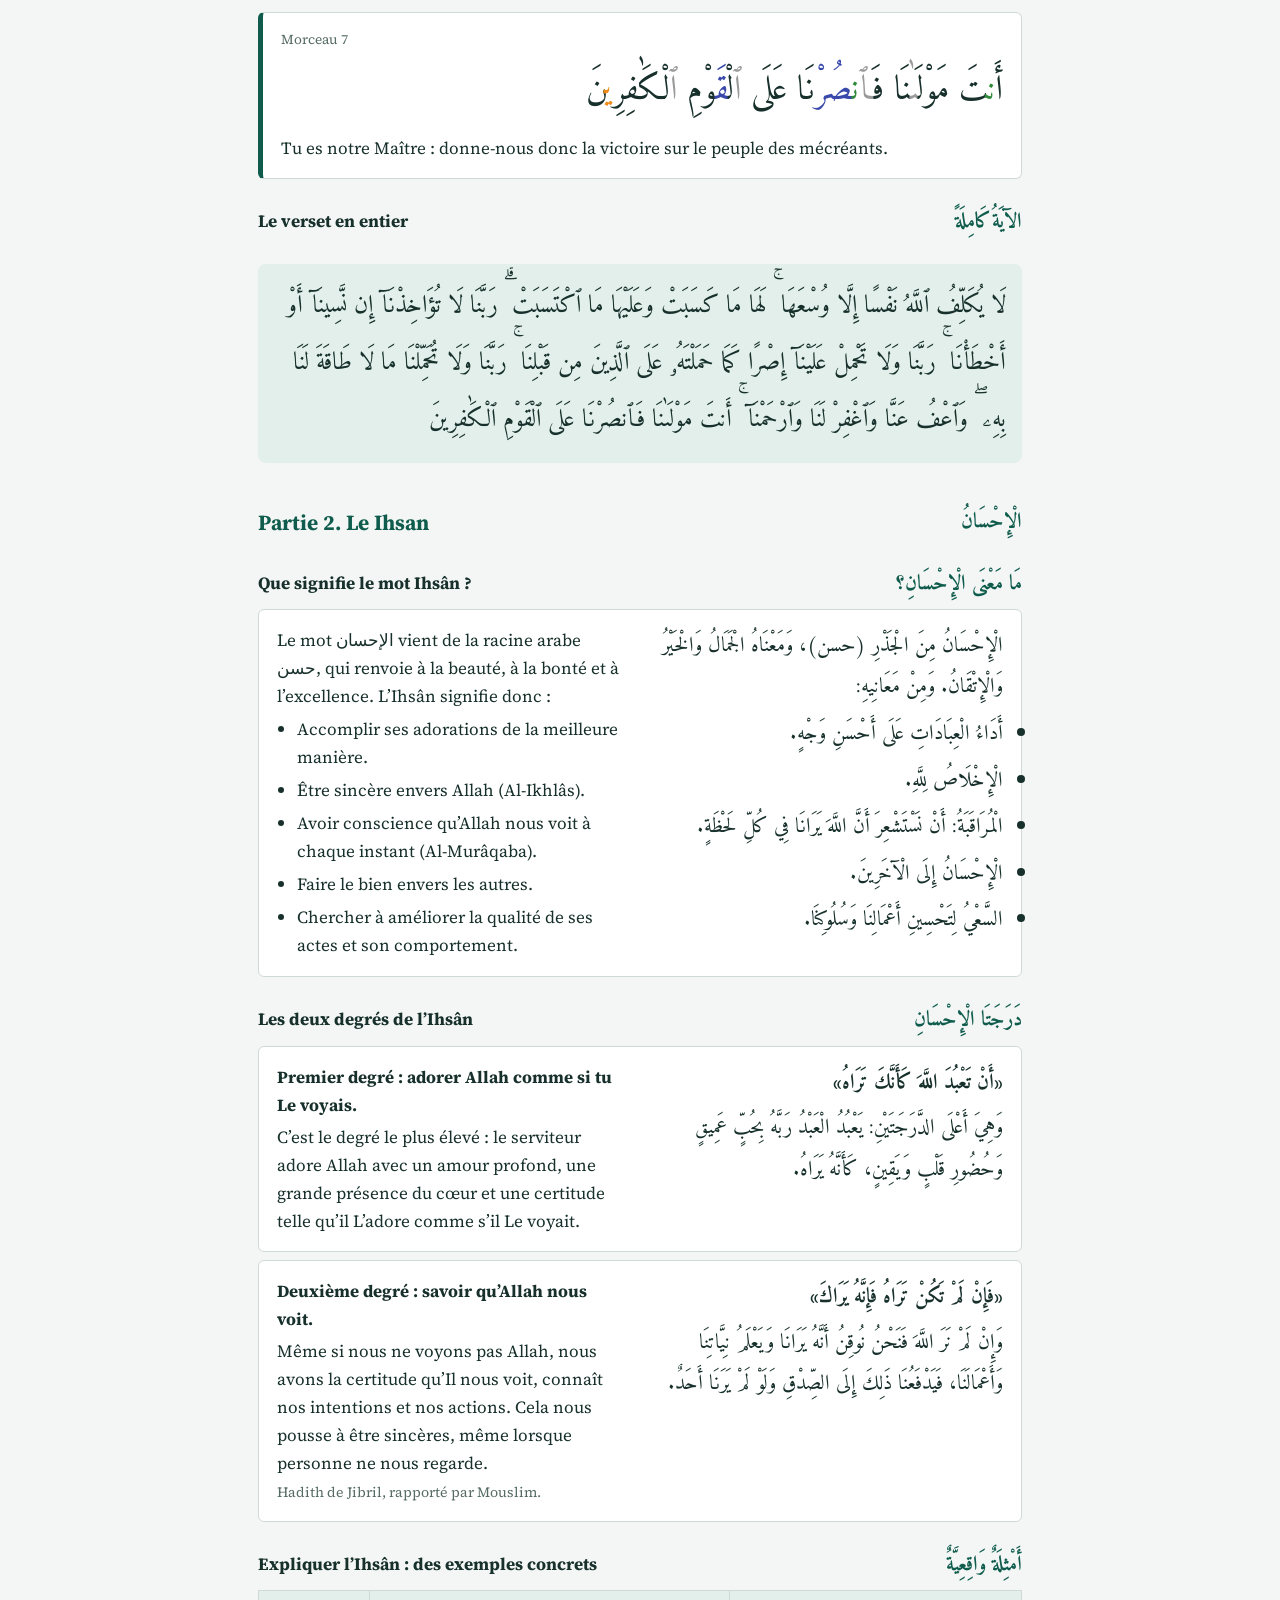
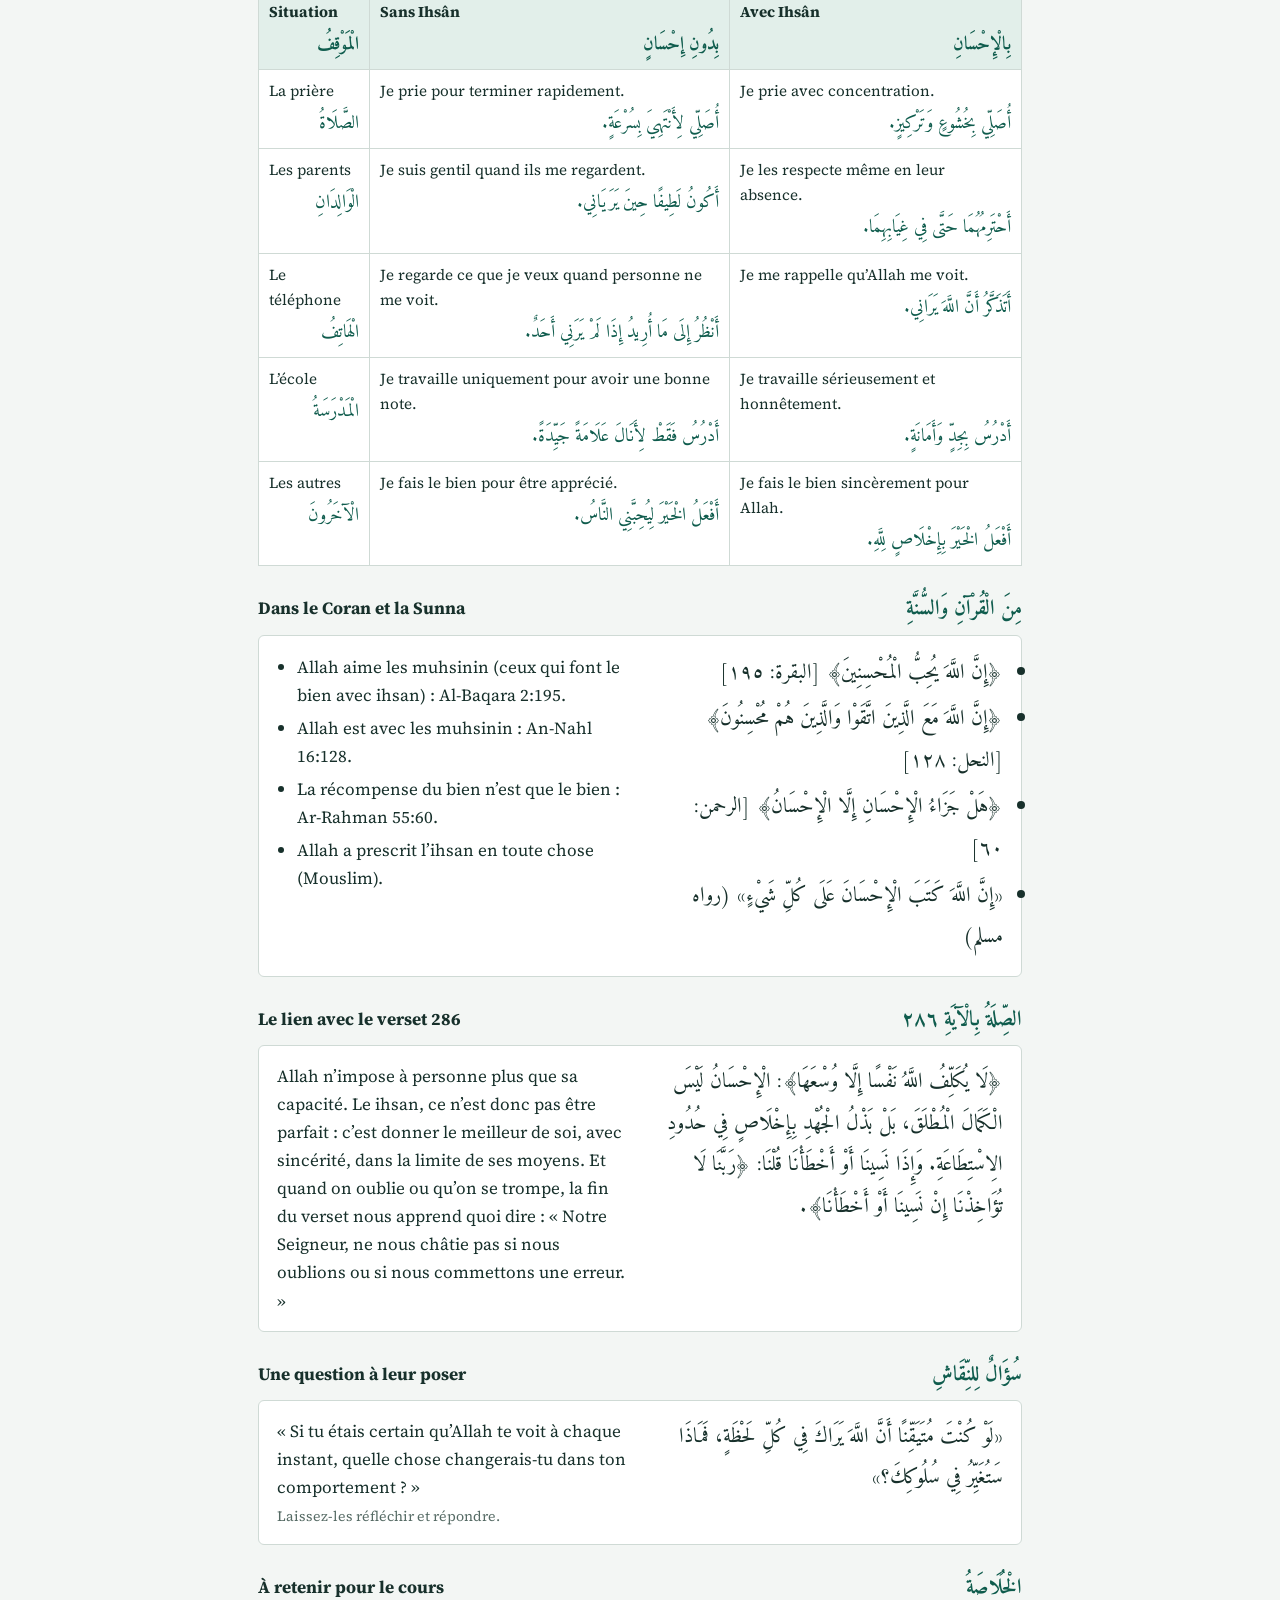
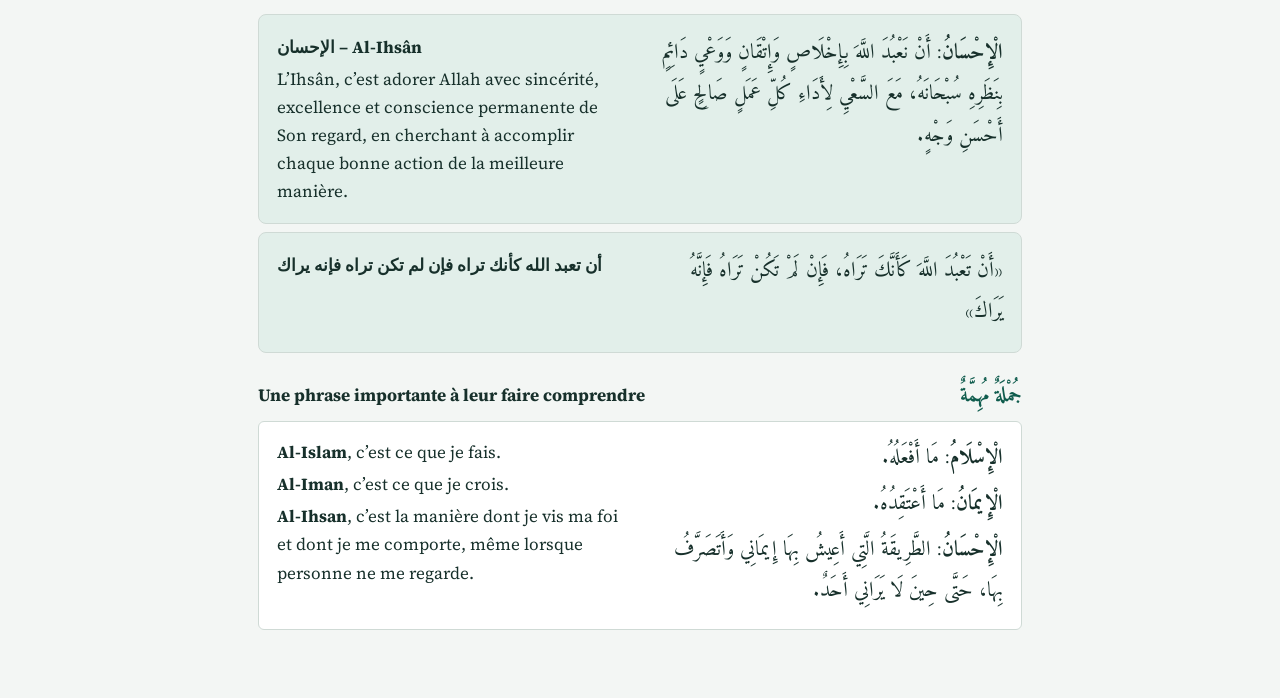
<file: cours/Cours4_AlBaqara2_286etcoursleIhsan.html>
<!DOCTYPE html>
<html lang="fr">
<head>
<meta charset="utf-8">
<meta name="viewport" content="width=device-width, initial-scale=1, viewport-fit=cover">
<title>Cours 4 : Al-Baqara 2:286 et cours le Ihsan</title>
<link rel="stylesheet" href="https://fonts.googleapis.com/css2?family=Amiri:wght@400;700&family=Source+Serif+4:wght@400;600&display=swap">
<style>
:root{
  box-sizing:border-box;
  padding-top:env(safe-area-inset-top,0px);padding-bottom:env(safe-area-inset-bottom,0px);
  --bg:#f3f6f4;--card:#ffffff;--ink:#17302b;--mute:#566b65;--line:#cfdad5;--accent:#0f5c4d;--soft:#e2efea;
  --z:#8e1b1b;--w:#e53935;--j:#ef8a17;--d:#b8921a;--g:#2e8b3a;--x:#9a9a9a;--t:#3949ab;--ql:#2196f3;
}
@media (prefers-color-scheme:dark){
  :root:not([data-theme="light"]){
    --bg:#0e1816;--card:#16231f;--ink:#e6efec;--mute:#9db3ac;--line:#2c403a;--accent:#6fd1b9;--soft:#1d332d;
    --z:#d9534f;--w:#ff8a80;--j:#ffa94d;--d:#e0b83c;--g:#5fd068;--x:#8c9a96;--t:#8c9eff;--ql:#5cb8ff;
  }
}
html{scroll-padding-top:env(safe-area-inset-top,0px)}
*{box-sizing:border-box}
body{margin:0;background:var(--bg);color:var(--ink);font-family:"Source Serif 4",Georgia,serif;line-height:1.65;font-size:17px}
main{max-width:800px;margin:0 auto;padding:28px 18px 60px}
h1{font-size:1.9rem;line-height:1.2;margin:0 0 6px}
h2{font-size:1.35rem;margin:42px 0 12px;color:var(--accent)}
h3{font-size:1.08rem;margin:26px 0 6px;display:flex;justify-content:space-between;gap:12px;align-items:baseline}
.ah{font-family:Amiri,"Scheherazade New",serif;font-size:1.3rem;color:var(--accent)}
.sub{color:var(--mute);margin:0 0 22px}
z{color:var(--z)}w{color:var(--w)}j{color:var(--j)}d{color:var(--d)}g{color:var(--g)}x{color:var(--x)}t{color:var(--t)}ql{color:var(--ql)}
.legend{display:grid;grid-template-columns:1fr 1fr;gap:8px 16px;background:var(--soft);border-radius:10px;padding:12px 14px;font-size:.88rem}
@media(min-width:620px){.legend{grid-template-columns:1fr 1fr 1fr 1fr}}
.legend div{display:flex;flex-direction:column;line-height:1.35}
.legend .dot{display:inline-block;width:11px;height:11px;border-radius:50%;margin-inline-end:6px}
.legend .a{font-family:Amiri,serif;font-size:1.05rem;direction:rtl;text-align:right}
.note{font-size:.88rem;color:var(--mute);margin:8px 0 0}
.verse{background:var(--card);border:1px solid var(--line);border-inline-start:5px solid var(--accent);border-radius:6px;padding:16px 18px;margin:14px 0}
.ar{font-family:Amiri,"Scheherazade New","Traditional Arabic",serif;font-size:2.15rem;line-height:2.1;direction:rtl;text-align:right;margin:0 0 6px}
.fr{margin:0}
.n{font-size:.85rem;color:var(--mute);margin:0 0 4px}
.full{direction:rtl;text-align:right;font-family:Amiri,"Scheherazade New",serif;font-size:1.55rem;line-height:2.3;background:var(--soft);border-radius:8px;padding:14px 16px}
.bi{display:grid;grid-template-columns:1fr;gap:10px 28px;background:var(--card);border:1px solid var(--line);border-radius:6px;padding:12px 18px;margin:8px 0}
@media(min-width:660px){.bi{grid-template-columns:1fr 1fr}}
.bi>div{min-width:0}
.bi .arc{direction:rtl;text-align:right;font-family:Amiri,"Scheherazade New",serif;font-size:1.3rem;line-height:2}
.bi p{margin:4px 0}
.bi ul{margin:4px 0;padding-inline-start:1.2em}.bi li{margin:5px 0}
.bi .arc ul{padding-inline-start:0;padding-inline-end:1.2em}
button{font:inherit;background:var(--accent);color:var(--bg);border:0;border-radius:6px;padding:8px 14px;cursor:pointer;margin:10px 0}
button:focus-visible{outline:3px solid var(--j);outline-offset:2px}
.hide .fr{visibility:hidden}
.tw{overflow-x:auto;margin:8px 0}
table{border-collapse:collapse;width:100%;min-width:560px;background:var(--card)}
th,td{border:1px solid var(--line);padding:8px 10px;vertical-align:top;text-align:start;font-size:.95rem}
th{background:var(--soft)}
.a2{display:block;direction:rtl;text-align:right;font-family:Amiri,"Scheherazade New",serif;font-size:1.15rem;line-height:1.8;margin-top:4px;color:var(--accent)}
.def{background:var(--soft);border-radius:8px;padding:14px 18px;margin:8px 0}
</style>
</head>
<body>
<main>
<h1>Cours 4 : Sourate Al-Baqara, verset 286 et<br>cours « le Ihsan »</h1>

<h2>Partie 1. Le verset 286 en 7 morceaux</h2>
<div class="legend" aria-label="Légende du tajwid">
  <div><span><span class="dot" style="background:var(--z)"></span>6 temps (obligatoire)</span><span class="a">مدّ ٦ حركات لزومًا</span></div>
  <div><span><span class="dot" style="background:var(--w)"></span>4 ou 5 temps (wajib)</span><span class="a">مدّ واجب ٤ أو ٥ حركات</span></div>
  <div><span><span class="dot" style="background:var(--j)"></span>2, 4 ou 6 temps (permis)</span><span class="a">مدّ ٢ أو ٤ أو ٦ جوازًا</span></div>
  <div><span><span class="dot" style="background:var(--d)"></span>2 temps</span><span class="a">مدّ حركتان</span></div>
  <div><span><span class="dot" style="background:var(--g)"></span>Ikhfa et ghunna (2 temps)</span><span class="a">إخفاء ومواضع الغنة</span></div>
  <div><span><span class="dot" style="background:var(--x)"></span>Idgham, lettres non prononcées</span><span class="a">إدغام وما لا يُلفظ</span></div>
  <div><span><span class="dot" style="background:var(--t)"></span>Tafkhim (lettre épaisse)</span><span class="a">تفخيم</span></div>
  <div><span><span class="dot" style="background:var(--ql)"></span>Qalqala</span><span class="a">قلقلة</span></div>
</div>
<p class="note">Comme dans le mushaf : le madd naturel de 2 temps (لَا، هَا، مَا، نَا) reste en noir. Le doré ne marque que les petites lettres de liaison (هُۥ، هِۦ) et l’alif suscrit. Les « آ » devant une hamza (madd munfasil, morceaux 3, 4, 6) sont en rouge : 4 à 5 temps. Le « ي » final est un madd arid (arrêt), en orange.</p>
<button id="tg" type="button" aria-pressed="false">Masquer la traduction (mémorisation)</button>

<div id="verses">
<section class="verse"><p class="n">Morceau 1</p>
<p class="ar" lang="ar">لَا يُكَلِّفُ <x>ٱ</x><t>للَّهُ</t> نَفْسًا إِلَّا وُسْعَهَا</p>
<p class="fr">Allah n’impose à aucune âme une charge qui dépasse sa capacité.</p></section>

<section class="verse"><p class="n">Morceau 2</p>
<p class="ar" lang="ar">لَهَا مَا كَسَبَتْ وَعَلَيْهَا مَا <x>ٱ</x>كْتَسَبَتْ</p>
<p class="fr">Elle récoltera ce qu’elle a acquis (de bien), et subira ce qu’elle a acquis (de mal).</p></section>

<section class="verse"><p class="n">Morceau 3</p>
<p class="ar" lang="ar"><t>رَ</t>بَّنَا لَا تُؤَا<t>خِ</t>ذْنَ<w>آ</w> إِن <g>نَّ</g>سِينَ<w>آ</w> أَوْ أَ<t>خْطَ</t>أْنَا</p>
<p class="fr">Notre Seigneur, ne nous châtie pas si nous oublions ou si nous commettons une erreur.</p></section>

<section class="verse"><p class="n">Morceau 4</p>
<p class="ar" lang="ar"><t>رَ</t>بَّنَا وَلَا تَحْمِلْ عَلَيْنَ<w>آ</w> إِ<t>صْرً</t>ا كَمَا حَمَلْتَهُ<d>ۥ</d> عَلَى <x>ٱ</x>لَّذِينَ مِ<g>ن</g> <t>قَ</t><ql>بْ</ql>لِنَا</p>
<p class="fr">Notre Seigneur, ne nous charge pas d’un fardeau comme celui dont Tu as chargé ceux qui nous ont précédés.</p></section>

<section class="verse"><p class="n">Morceau 5</p>
<p class="ar" lang="ar"><t>رَ</t>بَّنَا وَلَا تُحَ<g>مِّ</g>لْنَا مَا لَا <t>طَ</t>ا<t>قَ</t>ةَ لَنَا بِهِ<d>ۦ</d></p>
<p class="fr">Notre Seigneur, ne nous impose pas ce que nous n’avons pas la force de supporter.</p></section>

<section class="verse"><p class="n">Morceau 6</p>
<p class="ar" lang="ar">وَ<x>ٱ</x>عْفُ عَ<g>نَّ</g>ا وَ<x>ٱ</x><t>غْ</t>فِرْ لَنَا وَ<x>ٱ</x><t>رْ</t>حَمْنَ<w>آ</w></p>
<p class="fr">Efface nos fautes, pardonne-nous et fais-nous miséricorde.</p></section>

<section class="verse"><p class="n">Morceau 7</p>
<p class="ar" lang="ar">أَ<g>ن</g>تَ مَوْلَ<x>ى</x><d>ٰ</d>نَا فَ<x>ٱ</x><g>ن</g><t>صُرْ</t>نَا عَلَى <x>ٱ</x>لْ<t>قَ</t>وْمِ <x>ٱ</x>لْكَ<d>ٰ</d>فِرِ<j>ي</j>نَ</p>
<p class="fr">Tu es notre Maître : donne-nous donc la victoire sur le peuple des mécréants.</p></section>
</div>

<h3>Le verset en entier <span class="ah" lang="ar">الآيَةُ كَامِلَةً</span></h3>
<p class="full" lang="ar">لَا يُكَلِّفُ ٱللَّهُ نَفْسًا إِلَّا وُسْعَهَا ۚ لَهَا مَا كَسَبَتْ وَعَلَيْهَا مَا ٱكْتَسَبَتْ ۗ رَبَّنَا لَا تُؤَاخِذْنَآ إِن نَّسِينَآ أَوْ أَخْطَأْنَا ۚ رَبَّنَا وَلَا تَحْمِلْ عَلَيْنَآ إِصْرًا كَمَا حَمَلْتَهُۥ عَلَى ٱلَّذِينَ مِن قَبْلِنَا ۚ رَبَّنَا وَلَا تُحَمِّلْنَا مَا لَا طَاقَةَ لَنَا بِهِۦ ۖ وَٱعْفُ عَنَّا وَٱغْفِرْ لَنَا وَٱرْحَمْنَآ ۚ أَنتَ مَوْلَىٰنَا فَٱنصُرْنَا عَلَى ٱلْقَوْمِ ٱلْكَٰفِرِينَ</p>

<h2>Partie 2. Le Ihsan <span class="ah" lang="ar" style="float:inline-end">الْإِحْسَانُ</span></h2>

<h3>Que signifie le mot Ihsân ? <span class="ah" lang="ar">مَا مَعْنَى الْإِحْسَانِ؟</span></h3>
<div class="bi">
<div><p>Le mot الإحسان vient de la racine arabe حسن, qui renvoie à la beauté, à la bonté et à l’excellence. L’Ihsân signifie donc :</p>
<ul>
<li>Accomplir ses adorations de la meilleure manière.</li>
<li>Être sincère envers Allah (Al-Ikhlâs).</li>
<li>Avoir conscience qu’Allah nous voit à chaque instant (Al-Murâqaba).</li>
<li>Faire le bien envers les autres.</li>
<li>Chercher à améliorer la qualité de ses actes et son comportement.</li>
</ul></div>
<div class="arc" dir="rtl" lang="ar"><p>الْإِحْسَانُ مِنَ الْجَذْرِ (حسن)، وَمَعْنَاهُ الْجَمَالُ وَالْخَيْرُ وَالْإِتْقَانُ. وَمِنْ مَعَانِيهِ:</p>
<ul>
<li>أَدَاءُ الْعِبَادَاتِ عَلَى أَحْسَنِ وَجْهٍ.</li>
<li>الْإِخْلَاصُ لِلَّهِ.</li>
<li>الْمُرَاقَبَةُ: أَنْ نَسْتَشْعِرَ أَنَّ اللَّهَ يَرَانَا فِي كُلِّ لَحْظَةٍ.</li>
<li>الْإِحْسَانُ إِلَى الْآخَرِينَ.</li>
<li>السَّعْيُ لِتَحْسِينِ أَعْمَالِنَا وَسُلُوكِنَا.</li>
</ul></div>
</div>

<h3>Les deux degrés de l’Ihsân <span class="ah" lang="ar">دَرَجَتَا الْإِحْسَانِ</span></h3>
<div class="bi">
<div><p><b>Premier degré : adorer Allah comme si tu Le voyais.</b></p>
<p>C’est le degré le plus élevé : le serviteur adore Allah avec un amour profond, une grande présence du cœur et une certitude telle qu’il L’adore comme s’il Le voyait.</p></div>
<div class="arc" dir="rtl" lang="ar"><p><b>«أَنْ تَعْبُدَ اللَّهَ كَأَنَّكَ تَرَاهُ»</b></p>
<p>وَهِيَ أَعْلَى الدَّرَجَتَيْنِ: يَعْبُدُ الْعَبْدُ رَبَّهُ بِحُبٍّ عَمِيقٍ وَحُضُورِ قَلْبٍ وَيَقِينٍ، كَأَنَّهُ يَرَاهُ.</p></div>
</div>
<div class="bi">
<div><p><b>Deuxième degré : savoir qu’Allah nous voit.</b></p>
<p>Même si nous ne voyons pas Allah, nous avons la certitude qu’Il nous voit, connaît nos intentions et nos actions. Cela nous pousse à être sincères, même lorsque personne ne nous regarde.</p>
<p class="note">Hadith de Jibril, rapporté par Mouslim.</p></div>
<div class="arc" dir="rtl" lang="ar"><p><b>«فَإِنْ لَمْ تَكُنْ تَرَاهُ فَإِنَّهُ يَرَاكَ»</b></p>
<p>وَإِنْ لَمْ نَرَ اللَّهَ فَنَحْنُ نُوقِنُ أَنَّهُ يَرَانَا وَيَعْلَمُ نِيَّاتِنَا وَأَعْمَالَنَا، فَيَدْفَعُنَا ذَلِكَ إِلَى الصِّدْقِ وَلَوْ لَمْ يَرَنَا أَحَدٌ.</p></div>
</div>

<h3>Expliquer l’Ihsân : des exemples concrets <span class="ah" lang="ar">أَمْثِلَةٌ وَاقِعِيَّةٌ</span></h3>
<div class="tw"><table>
<thead><tr><th>Situation<span class="a2" lang="ar">الْمَوْقِفُ</span></th><th>Sans Ihsân<span class="a2" lang="ar">بِدُونِ إِحْسَانٍ</span></th><th>Avec Ihsân<span class="a2" lang="ar">بِالْإِحْسَانِ</span></th></tr></thead>
<tbody>
<tr><td>La prière<span class="a2" lang="ar">الصَّلَاةُ</span></td><td>Je prie pour terminer rapidement.<span class="a2" lang="ar">أُصَلِّي لِأَنْتَهِيَ بِسُرْعَةٍ.</span></td><td>Je prie avec concentration.<span class="a2" lang="ar">أُصَلِّي بِخُشُوعٍ وَتَرْكِيزٍ.</span></td></tr>
<tr><td>Les parents<span class="a2" lang="ar">الْوَالِدَانِ</span></td><td>Je suis gentil quand ils me regardent.<span class="a2" lang="ar">أَكُونُ لَطِيفًا حِينَ يَرَيَانِي.</span></td><td>Je les respecte même en leur absence.<span class="a2" lang="ar">أَحْتَرِمُهُمَا حَتَّى فِي غِيَابِهِمَا.</span></td></tr>
<tr><td>Le téléphone<span class="a2" lang="ar">الْهَاتِفُ</span></td><td>Je regarde ce que je veux quand personne ne me voit.<span class="a2" lang="ar">أَنْظُرُ إِلَى مَا أُرِيدُ إِذَا لَمْ يَرَنِي أَحَدٌ.</span></td><td>Je me rappelle qu’Allah me voit.<span class="a2" lang="ar">أَتَذَكَّرُ أَنَّ اللَّهَ يَرَانِي.</span></td></tr>
<tr><td>L’école<span class="a2" lang="ar">الْمَدْرَسَةُ</span></td><td>Je travaille uniquement pour avoir une bonne note.<span class="a2" lang="ar">أَدْرُسُ فَقَطْ لِأَنَالَ عَلَامَةً جَيِّدَةً.</span></td><td>Je travaille sérieusement et honnêtement.<span class="a2" lang="ar">أَدْرُسُ بِجِدٍّ وَأَمَانَةٍ.</span></td></tr>
<tr><td>Les autres<span class="a2" lang="ar">الْآخَرُونَ</span></td><td>Je fais le bien pour être apprécié.<span class="a2" lang="ar">أَفْعَلُ الْخَيْرَ لِيُحِبَّنِي النَّاسُ.</span></td><td>Je fais le bien sincèrement pour Allah.<span class="a2" lang="ar">أَفْعَلُ الْخَيْرَ بِإِخْلَاصٍ لِلَّهِ.</span></td></tr>
</tbody></table></div>

<h3>Dans le Coran et la Sunna <span class="ah" lang="ar">مِنَ الْقُرْآنِ وَالسُّنَّةِ</span></h3>
<div class="bi">
<div><ul>
<li>Allah aime les muhsinin (ceux qui font le bien avec ihsan) : Al-Baqara 2:195.</li>
<li>Allah est avec les muhsinin : An-Nahl 16:128.</li>
<li>La récompense du bien n’est que le bien : Ar-Rahman 55:60.</li>
<li>Allah a prescrit l’ihsan en toute chose (Mouslim).</li>
</ul></div>
<div class="arc" dir="rtl" lang="ar"><ul>
<li>﴿إِنَّ اللَّهَ يُحِبُّ الْمُحْسِنِينَ﴾ [البقرة: ١٩٥]</li>
<li>﴿إِنَّ اللَّهَ مَعَ الَّذِينَ اتَّقَوْا وَالَّذِينَ هُمْ مُحْسِنُونَ﴾ [النحل: ١٢٨]</li>
<li>﴿هَلْ جَزَاءُ الْإِحْسَانِ إِلَّا الْإِحْسَانُ﴾ [الرحمن: ٦٠]</li>
<li>«إِنَّ اللَّهَ كَتَبَ الْإِحْسَانَ عَلَى كُلِّ شَيْءٍ» (رواه مسلم)</li>
</ul></div>
</div>

<h3>Le lien avec le verset 286 <span class="ah" lang="ar">الصِّلَةُ بِالْآيَةِ ٢٨٦</span></h3>
<div class="bi">
<div><p>Allah n’impose à personne plus que sa capacité. Le ihsan, ce n’est donc pas être parfait : c’est donner le meilleur de soi, avec sincérité, dans la limite de ses moyens. Et quand on oublie ou qu’on se trompe, la fin du verset nous apprend quoi dire : « Notre Seigneur, ne nous châtie pas si nous oublions ou si nous commettons une erreur. »</p></div>
<div class="arc" dir="rtl" lang="ar"><p>﴿لَا يُكَلِّفُ اللَّهُ نَفْسًا إِلَّا وُسْعَهَا﴾: الْإِحْسَانُ لَيْسَ الْكَمَالَ الْمُطْلَقَ، بَلْ بَذْلُ الْجُهْدِ بِإِخْلَاصٍ فِي حُدُودِ الِاسْتِطَاعَةِ. وَإِذَا نَسِينَا أَوْ أَخْطَأْنَا قُلْنَا: ﴿رَبَّنَا لَا تُؤَاخِذْنَا إِنْ نَسِينَا أَوْ أَخْطَأْنَا﴾.</p></div>
</div>

<h3>Une question à leur poser <span class="ah" lang="ar">سُؤَالٌ لِلنِّقَاشِ</span></h3>
<div class="bi">
<div><p>« Si tu étais certain qu’Allah te voit à chaque instant, quelle chose changerais-tu dans ton comportement ? »</p><p class="note">Laissez-les réfléchir et répondre.</p></div>
<div class="arc" dir="rtl" lang="ar"><p>«لَوْ كُنْتَ مُتَيَقِّنًا أَنَّ اللَّهَ يَرَاكَ فِي كُلِّ لَحْظَةٍ، فَمَاذَا سَتُغَيِّرُ فِي سُلُوكِكَ؟»</p></div>
</div>

<h3>À retenir pour le cours <span class="ah" lang="ar">الْخُلَاصَةُ</span></h3>
<div class="def bi">
<div><p><b>الإحسان – Al-Ihsân</b></p>
<p>L’Ihsân, c’est adorer Allah avec sincérité, excellence et conscience permanente de Son regard, en cherchant à accomplir chaque bonne action de la meilleure manière.</p></div>
<div class="arc" dir="rtl" lang="ar"><p><b>الْإِحْسَانُ</b>: أَنْ نَعْبُدَ اللَّهَ بِإِخْلَاصٍ وَإِتْقَانٍ وَوَعْيٍ دَائِمٍ بِنَظَرِهِ سُبْحَانَهُ، مَعَ السَّعْيِ لِأَدَاءِ كُلِّ عَمَلٍ صَالِحٍ عَلَى أَحْسَنِ وَجْهٍ.</p></div>
</div>
<div class="def bi">
<div><p><b>أن تعبد الله كأنك تراه فإن لم تكن تراه فإنه يراك</b></p></div>
<div class="arc" dir="rtl" lang="ar"><p>«أَنْ تَعْبُدَ اللَّهَ كَأَنَّكَ تَرَاهُ، فَإِنْ لَمْ تَكُنْ تَرَاهُ فَإِنَّهُ يَرَاكَ»</p></div>
</div>

<h3>Une phrase importante à leur faire comprendre <span class="ah" lang="ar">جُمْلَةٌ مُهِمَّةٌ</span></h3>
<div class="bi">
<div><p><b>Al-Islam</b>, c’est ce que je fais.</p><p><b>Al-Iman</b>, c’est ce que je crois.</p><p><b>Al-Ihsan</b>, c’est la manière dont je vis ma foi et dont je me comporte, même lorsque personne ne me regarde.</p></div>
<div class="arc" dir="rtl" lang="ar"><p><b>الْإِسْلَامُ</b>: مَا أَفْعَلُهُ.</p><p><b>الْإِيمَانُ</b>: مَا أَعْتَقِدُهُ.</p><p><b>الْإِحْسَانُ</b>: الطَّرِيقَةُ الَّتِي أَعِيشُ بِهَا إِيمَانِي وَأَتَصَرَّفُ بِهَا، حَتَّى حِينَ لَا يَرَانِي أَحَدٌ.</p></div>
</div>
</main>
<script>
(function(){
  var b=document.getElementById('tg'),v=document.getElementById('verses');
  b.addEventListener('click',function(){
    var h=v.classList.toggle('hide');
    b.setAttribute('aria-pressed',h);
    b.textContent=h?'Afficher la traduction':'Masquer la traduction (mémorisation)';
  });
})();
</script>
</body>
</html>
</file>
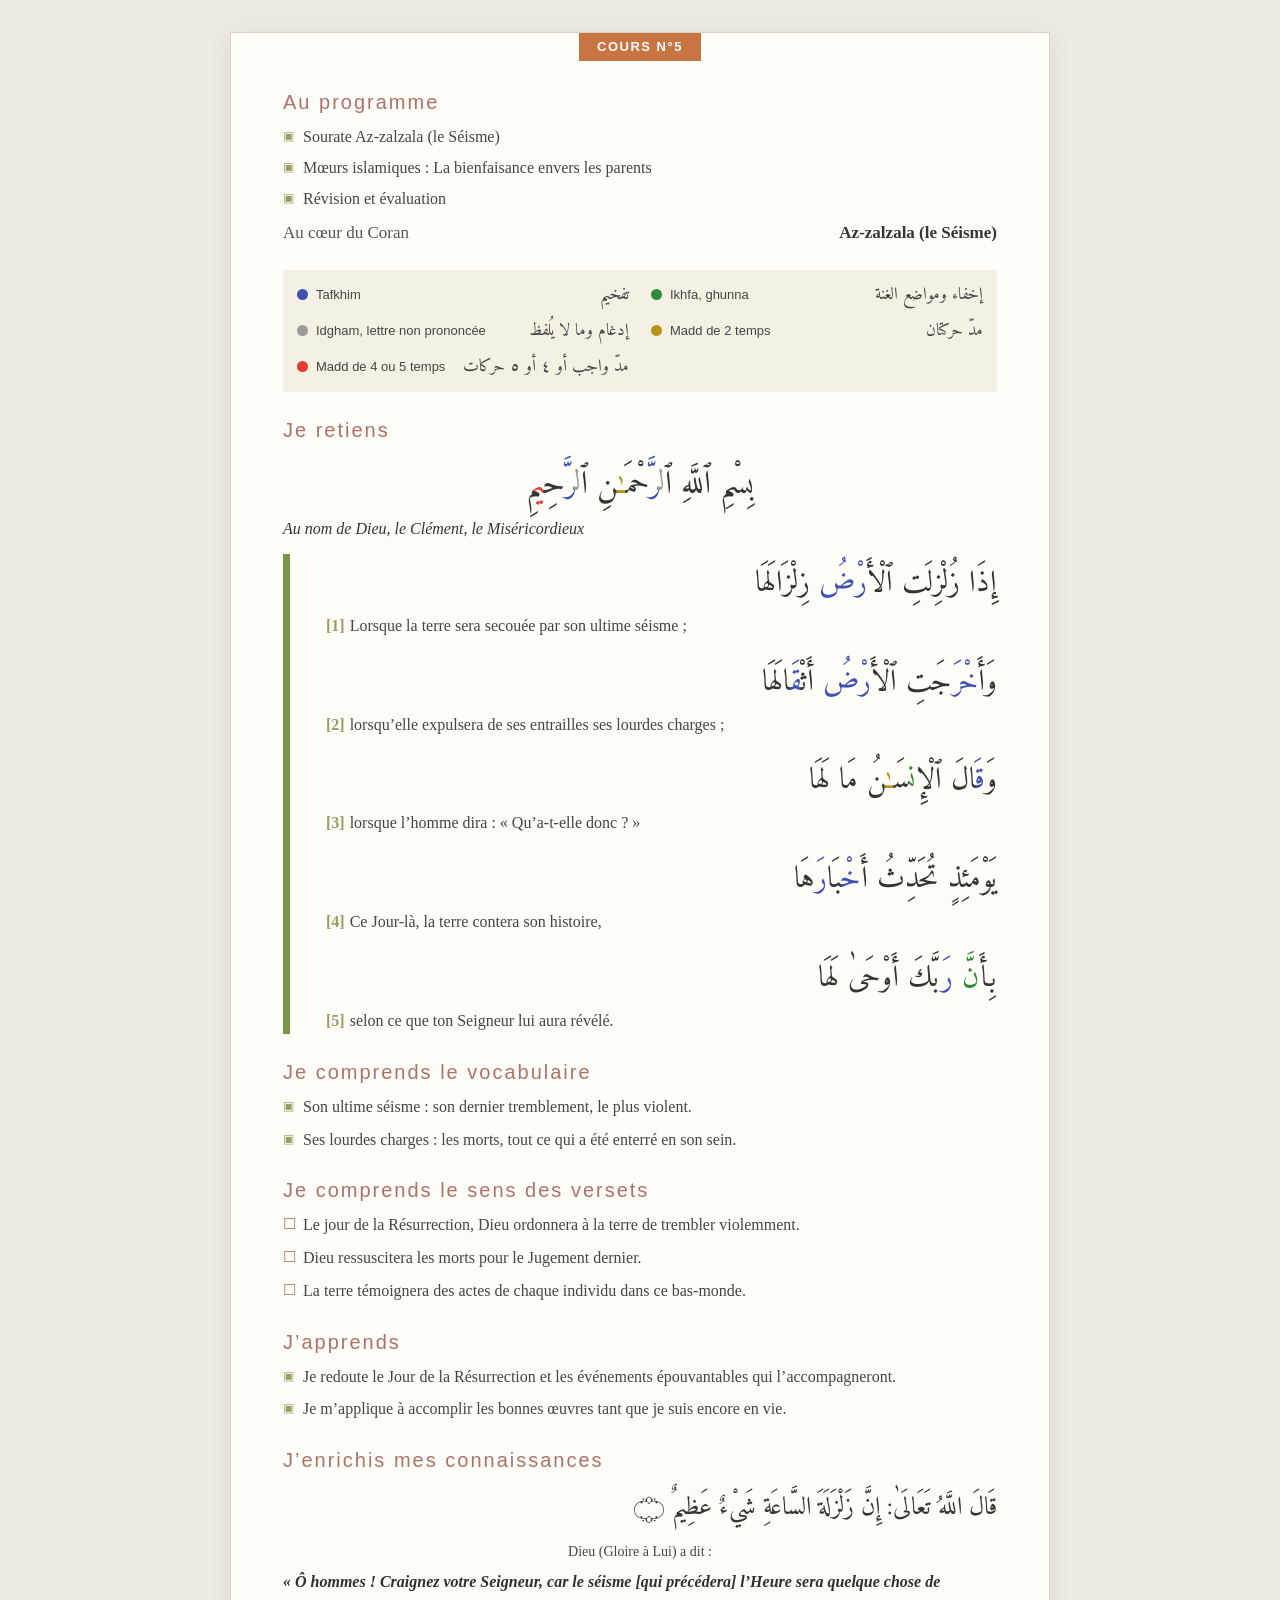
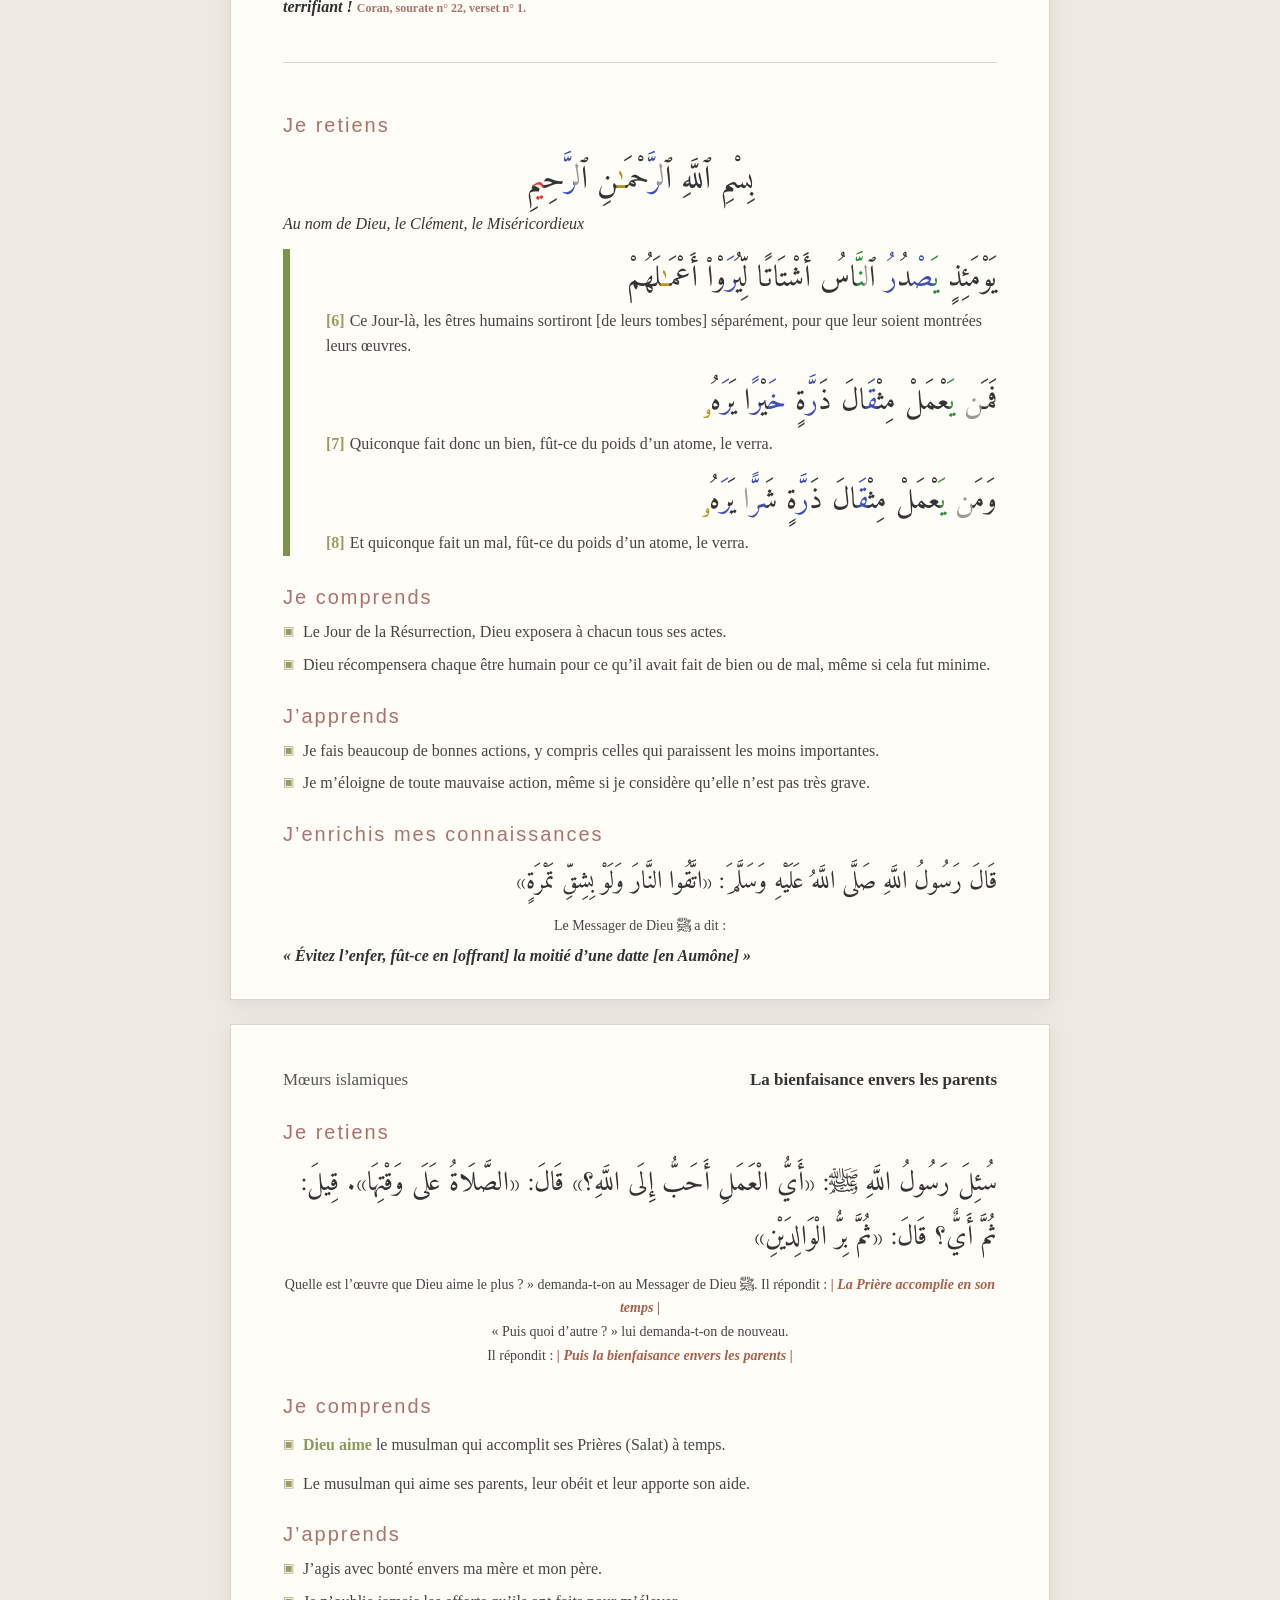
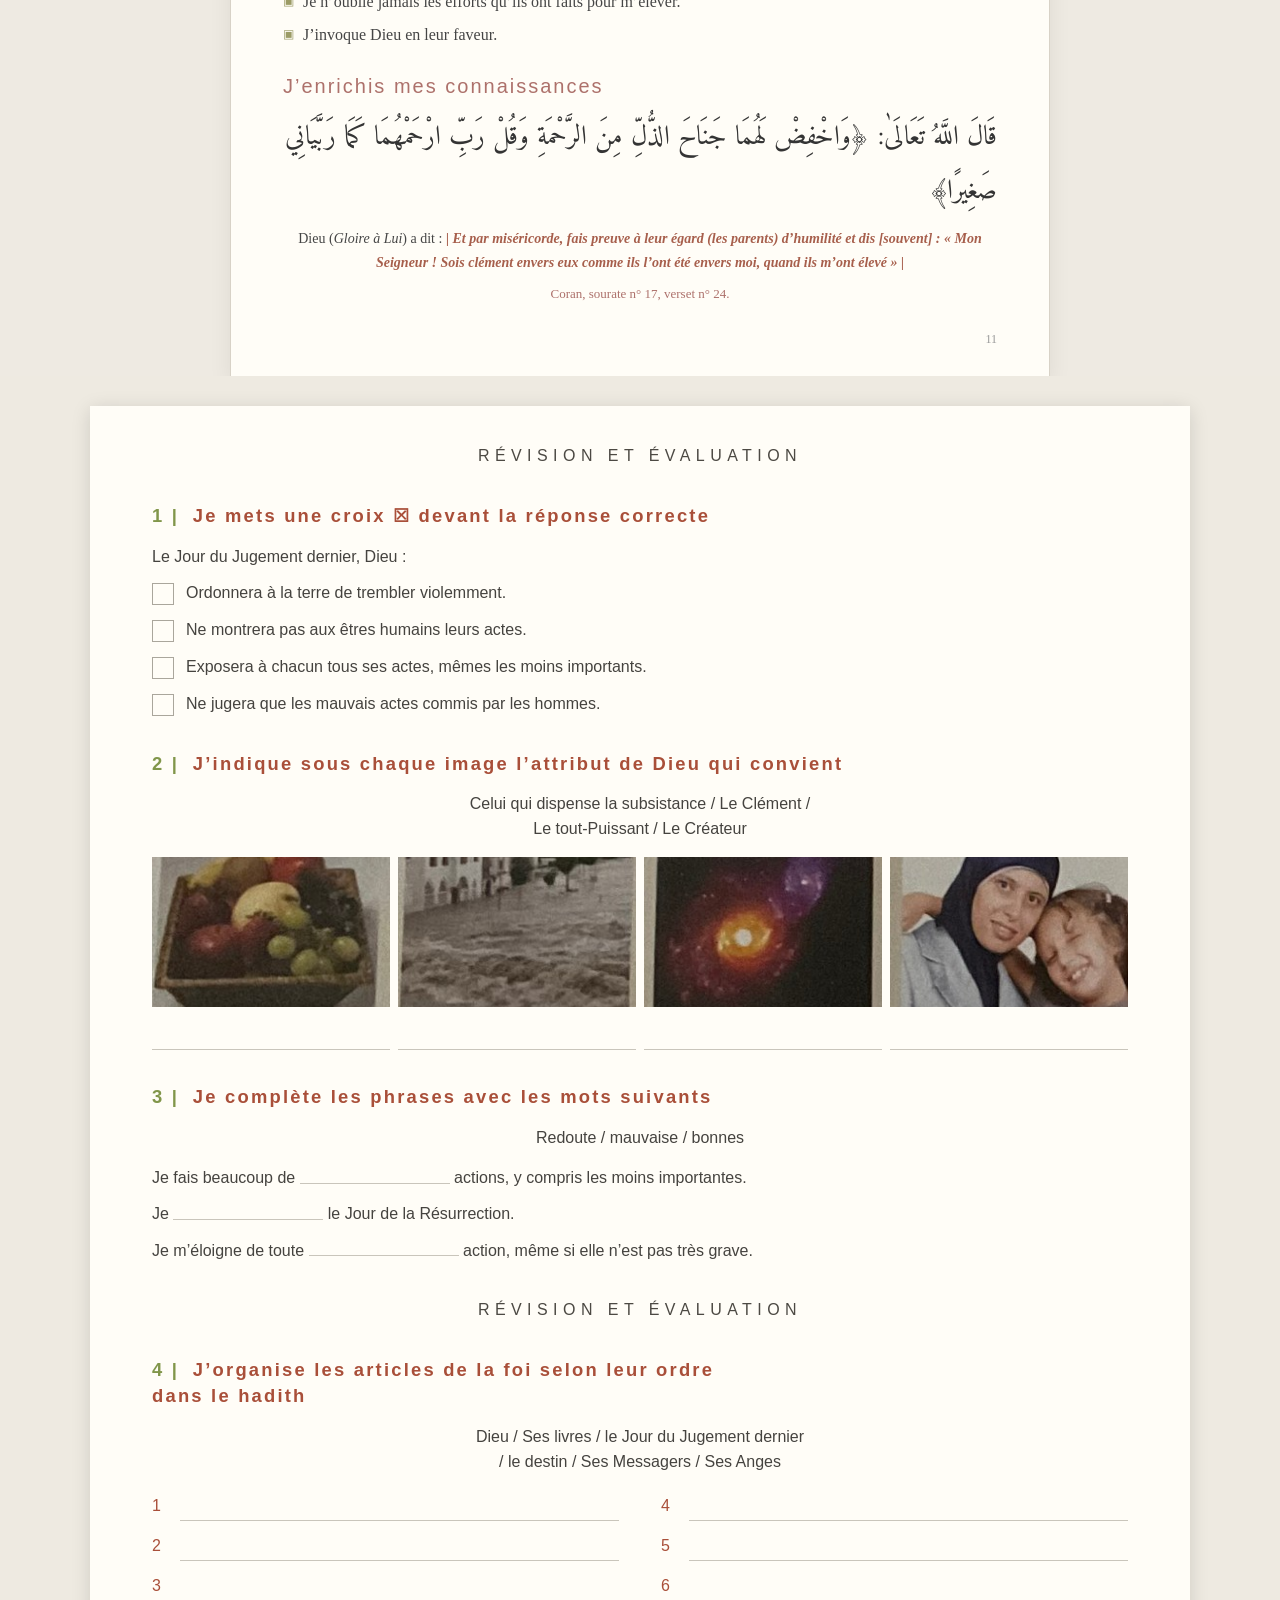
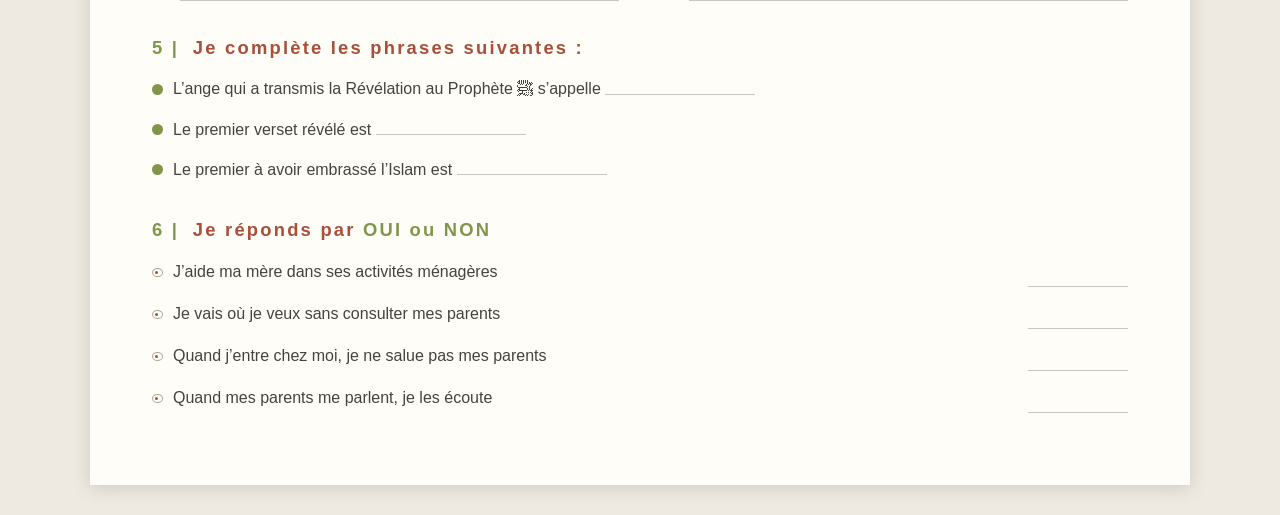
<file: cours/Cours5.html>
<!DOCTYPE html>
<html lang="fr">
<head>
<meta charset="utf-8">
<meta name="viewport" content="width=device-width, initial-scale=1, viewport-fit=cover">
<title>Cours 5 : Az-Zalzala et Mœurs islamiques</title>
<link rel="stylesheet" href="https://fonts.googleapis.com/css2?family=Amiri:wght@400;700&display=swap">
<style>
:root{box-sizing:border-box;padding-top:env(safe-area-inset-top,0px);padding-bottom:env(safe-area-inset-bottom,0px);--bg:#eeeae2}
@media (prefers-color-scheme:dark){:root:not([data-theme="light"]){--bg:#1d1b17}}
:root[data-theme="dark"]{--bg:#1d1b17}
html{scroll-padding-top:env(safe-area-inset-top,0px)}
body{margin:0;background:var(--bg)}
.doc{display:block}
.doc + .doc{margin-top:-36px}
</style>
</head>
<body>
<div id="d1" class="doc"></div>
<div id="d2" class="doc"></div>
<template id="t1"><style>:host{display:block}
:host {
  --heading: #ad716b;
  --body: #454545;
  --accent: #9b9b65;
  --orange: #c87543;
  --green: #78954b;
  --paper: #fffdf7;
}

* {
  box-sizing: border-box;
}

:host{
  margin: 0;
  padding: 32px 16px;
  background: #eeeae2;
  color: var(--body);
  font-family: Georgia, "Times New Roman", serif;
  line-height: 1.55;
}

main {
  width: min(820px, 100%);
  margin: 0 auto;
  padding: 42px 52px 30px;
  background: var(--paper);
  border: 1px solid #d8d2c7;
  box-shadow: 0 5px 22px #00000012;
}

.unit {
  display: block;
  width: fit-content;
  margin: -42px auto 28px;
  padding: 5px 18px;
  background: var(--orange);
  color: white;
  font: 700 13px/1.4 Arial, sans-serif;
  letter-spacing: 1.5px;
  text-transform: uppercase;
}

.topline {
  display: flex;
  justify-content: space-between;
  gap: 18px;
  align-items: baseline;
  margin-bottom: 24px;
  color: #555;
  font-size: 17px;
}

.topline strong {
  color: #353535;
}

h2 {
  margin: 25px 0 10px;
  color: var(--heading);
  font: 500 20px/1.3 Arial, sans-serif;
  letter-spacing: 2px;
}

.basmala {
  margin: 0 0 12px;
  font-style: italic;
  color: #343434;
}

.verses {
  margin: 0 0 18px;
  padding: 0 0 0 36px;
  border-left: 7px solid var(--green);
  list-style: none;
}

.verses li {
  margin: 2px 0;
}

.n {
  color: var(--accent);
  font-weight: bold;
  padding-right: 5px;
}

.definition,
.bullet {
  margin: 8px 0;
  padding-left: 20px;
  position: relative;
}

.definition::before,
.bullet::before {
  content: "▣";
  position: absolute;
  left: 0;
  color: var(--accent);
  font-size: 12px;
  top: 2px;
}

.meaning .bullet::before {
  content: "☐";
  color: var(--heading);
  font-size: 15px;
  top: 0;
}

.learning .bullet::before {
  content: "▣";
  color: var(--accent);
}

.arabic {
  margin: 12px 0 8px;
  text-align: right;
  direction: rtl;
  color: #343434;
  font-family: "Amiri", "Noto Naskh Arabic", "Times New Roman", serif;
  font-size: 25px;
  line-height: 1.9;
}

.translation {
  margin: 8px 0 4px;
  text-align: center;
  font-size: 14px;
}

.quote {
  margin: 8px 0 0;
  font-weight: bold;
  font-style: italic;
  color: #303030;
}

.source {
  color: var(--heading);
  font-size: 12px;
  font-style: normal;
  white-space: nowrap;
}

.continuation {
  margin-top: 42px;
  padding-top: 24px;
  border-top: 1px solid #d8d2c7;
}

.continuation .verses {
  margin-bottom: 28px;
}

.parents .topline {
  margin-top: 0;
}

.parents .arabic {
  font-size: 27px;
  line-height: 2;
}

.parents .translation {
  line-height: 1.7;
}

.quote-inline {
  color: #a75f4c;
  font-weight: bold;
  font-style: italic;
}

.parents .definition {
  margin: 14px 0;
}

.parents .source {
  color: var(--heading);
  font-size: 13px;
}

footer {
  margin-top: 26px;
  text-align: right;
  color: #999;
  font-size: 12px;
}

@media (max-width: 560px) {
  main {
    padding: 34px 22px 24px;
  }

  .topline {
    font-size: 15px;
    flex-wrap: wrap;
  }

  h2 {
    font-size: 18px;
  }

  .verses {
    padding-left: 20px;
  }
}

@media print {
  :host{
    padding: 0;
    background: white;
  }

  main {
    width: 100%;
    border: 0;
    box-shadow: none;
  }
}

t{color:#3f51b5}g{color:#2e8b3a}x{color:#9a9a9a}d{color:#b8921a}w{color:#e53935}j{color:#ef8a17}
.arv{display:block;direction:rtl;text-align:right;font-family:"Amiri","Noto Naskh Arabic","Times New Roman",serif;font-size:30px;line-height:2;color:#343434;margin:8px 0 0}
.arv.basm{text-align:center;font-size:32px;margin:6px 0 0}
.frv{display:block;margin:0 0 14px}
.lg{display:grid;grid-template-columns:1fr;gap:6px 22px;margin:6px 0 4px;padding:10px 14px;background:#f4f0e4;font:13px/1.4 Arial,sans-serif}
@media(min-width:620px){.lg{grid-template-columns:1fr 1fr}}
.lg span{display:flex;gap:10px;align-items:center;justify-content:space-between}
.lg em{font-style:normal;display:flex;align-items:center;gap:8px}
.lg i{display:inline-block;width:11px;height:11px;border-radius:50%;flex:0 0 11px}
.lg b{font:400 17px Amiri,serif;direction:rtl;text-align:right}
main + main{margin-top:24px}
main + main .continuation{margin-top:0;padding-top:0;border-top:0}
.sommaire{margin-bottom:8px}
.sommaire h2{margin-top:0}
.sommaire .definition{margin:6px 0}
</style><main>

<span class="unit">Cours N°5</span>

<div class="sommaire">
<h2>Au programme</h2>
<p class="definition">Sourate Az-zalzala (le Séisme)</p>
<p class="definition">Mœurs islamiques : La bienfaisance envers les parents</p>
<p class="definition">Révision et évaluation</p>
</div>

<div class="topline">
  <span>Au cœur du Coran</span>
  <strong>Az-zalzala (le Séisme)</strong>
</div>

<div class="lg" aria-label="Code couleur du tajwid">
<span><em><i style="background:#3f51b5"></i>Tafkhim</em><b lang="ar">تفخيم</b></span>
<span><em><i style="background:#2e8b3a"></i>Ikhfa, ghunna</em><b lang="ar">إخفاء ومواضع الغنة</b></span>
<span><em><i style="background:#9a9a9a"></i>Idgham, lettre non prononcée</em><b lang="ar">إدغام وما لا يُلفظ</b></span>
<span><em><i style="background:#b8921a"></i>Madd de 2 temps</em><b lang="ar">مدّ حركتان</b></span>
<span><em><i style="background:#e53935"></i>Madd de 4 ou 5 temps</em><b lang="ar">مدّ واجب أو ٤ أو ٥ حركات</b></span>
</div>
<h2>Je retiens</h2>

<p class="arv basm" lang="ar">بِسْمِ ٱللَّهِ ٱ<x>ل</x><t>رَّ</t>حْمَ<d>ـٰ</d>نِ ٱ<x>ل</x><t>رَّ</t>حِ<w>ي</w>مِ</p>
<p class="basmala">
Au nom de Dieu, le Clément, le Miséricordieux
</p>

<ol class="verses">
  <li><span class="arv" lang="ar">إِذَا زُلْزِلَتِ ٱلْأَ<t>رْضُ</t> زِلْزَالَهَا</span><span class="frv"><span class="n">[1]</span>Lorsque la terre sera secouée par son ultime séisme ;</span></li>
  <li><span class="arv" lang="ar">وَأَ<t>خْرَ</t>جَتِ ٱلْأَ<t>رْضُ</t> أَثْ<t>قَ</t>الَهَا</span><span class="frv"><span class="n">[2]</span>lorsqu’elle expulsera de ses entrailles ses lourdes charges ;</span></li>
  <li><span class="arv" lang="ar">وَ<t>قَ</t>الَ ٱلْإِ<g>ن</g>سَ<d>ـٰ</d>نُ مَا لَهَا</span><span class="frv"><span class="n">[3]</span>lorsque l’homme dira : « Qu’a-t-elle donc ? »</span></li>
  <li><span class="arv" lang="ar">يَوْمَئِذٍ تُحَدِّثُ أَ<t>خْ</t>بَا<t>رَ</t>هَا</span><span class="frv"><span class="n">[4]</span>Ce Jour-là, la terre contera son histoire,</span></li>
  <li><span class="arv" lang="ar">بِأَ<g>نَّ</g> <t>رَ</t>بَّكَ أَوْحَىٰ لَهَا</span><span class="frv"><span class="n">[5]</span>selon ce que ton Seigneur lui aura révélé.</span></li>
</ol>

<h2>Je comprends le vocabulaire</h2>

<p class="definition">
Son ultime séisme : son dernier tremblement, le plus violent.
</p>

<p class="definition">
Ses lourdes charges : les morts, tout ce qui a été enterré en son sein.
</p>

<section class="meaning">
<h2>Je comprends le sens des versets</h2>

<p class="bullet">
Le jour de la Résurrection, Dieu ordonnera à la terre de trembler violemment.
</p>

<p class="bullet">
Dieu ressuscitera les morts pour le Jugement dernier.
</p>

<p class="bullet">
La terre témoignera des actes de chaque individu dans ce bas-monde.
</p>
</section>

<section class="learning">
<h2>J’apprends</h2>

<p class="bullet">
Je redoute le Jour de la Résurrection et les événements épouvantables qui l’accompagneront.
</p>

<p class="bullet">
Je m’applique à accomplir les bonnes œuvres tant que je suis encore en vie.
</p>
</section>

<h2>J’enrichis mes connaissances</h2>

<p class="arabic" lang="ar">
قَالَ اللَّهُ تَعَالَىٰ:
إِنَّ زَلْزَلَةَ السَّاعَةِ شَيْءٌ عَظِيمٌ ۝
</p>

<p class="translation">
Dieu (Gloire à Lui) a dit :
</p>

<p class="quote">
« Ô hommes ! Craignez votre Seigneur, car le séisme [qui précédera] l’Heure sera quelque chose de terrifiant !
<span class="source">Coran, sourate n° 22, verset n° 1.</span>
</p>

<!-- SUITE DE LA SOURATE -->

<section class="continuation">

<h2>Je retiens</h2>

<p class="arv basm" lang="ar">بِسْمِ ٱللَّهِ ٱ<x>ل</x><t>رَّ</t>حْمَ<d>ـٰ</d>نِ ٱ<x>ل</x><t>رَّ</t>حِ<w>ي</w>مِ</p>
<p class="basmala">
Au nom de Dieu, le Clément, le Miséricordieux
</p>

<ol class="verses" start="6">
  <li><span class="arv" lang="ar">يَوْمَئِذٍ <g>يَ</g><t>صْ</t>دُ<t>رُ</t> ٱ<x>ل</x><g>نَّ</g>اسُ أَشْتَاتًا لِّيُ<t>رَ</t>وْا۟ أَعْمَ<d>ـٰ</d>لَهُمْ</span><span class="frv"><span class="n">[6]</span>Ce Jour-là, les êtres humains sortiront [de leurs tombes] séparément, pour que leur soient montrées leurs œuvres.</span></li>

  <li><span class="arv" lang="ar">فَمَ<x>ن</x> <g>يَ</g>عْمَلْ مِثْ<t>قَ</t>الَ ذَ<t>رَّ</t>ةٍ <t>خَ</t>يْ<t>رً</t>ا يَ<t>رَ</t>هُ<d>ۥ</d></span><span class="frv"><span class="n">[7]</span>Quiconque fait donc un bien, fût-ce du poids d’un atome, le verra.</span></li>

  <li><span class="arv" lang="ar">وَمَ<x>ن</x> <g>يَ</g>عْمَلْ مِثْ<t>قَ</t>الَ ذَ<t>رَّ</t>ةٍ شَ<t>رًّ</t><x>ا</x> يَ<t>رَ</t>هُ<d>ۥ</d></span><span class="frv"><span class="n">[8]</span>Et quiconque fait un mal, fût-ce du poids d’un atome, le verra.</span></li>
</ol>

<h2>Je comprends</h2>

<p class="definition">
Le Jour de la Résurrection, Dieu exposera à chacun tous ses actes.
</p>

<p class="definition">
Dieu récompensera chaque être humain pour ce qu’il avait fait de bien ou de mal, même si cela fut minime.
</p>

<section class="learning">
<h2>J’apprends</h2>

<p class="bullet">
Je fais beaucoup de bonnes actions, y compris celles qui paraissent les moins importantes.
</p>

<p class="bullet">
Je m’éloigne de toute mauvaise action, même si je considère qu’elle n’est pas très grave.
</p>
</section>

<h2>J’enrichis mes connaissances</h2>

<p class="arabic" lang="ar">
قَالَ رَسُولُ اللَّهِ صَلَّى اللَّهُ عَلَيْهِ وَسَلَّمَ:
«اتَّقُوا النَّارَ وَلَوْ بِشِقِّ تَمْرَةٍ»
</p>

<p class="translation">
Le Messager de Dieu ﷺ a dit :
</p>

<p class="quote">
« Évitez l’enfer, fût-ce en [offrant] la moitié d’une datte [en Aumône] »
</p>

</section>

</main>
<main>
<!-- LEÇON : LA BIENFAISANCE ENVERS LES PARENTS -->

<section class="continuation parents">

<div class="topline">
  <span>Mœurs islamiques</span>
  <strong>La bienfaisance envers les parents</strong>
</div>

<h2>Je retiens</h2>

<p class="arabic" lang="ar">
سُئِلَ رَسُولُ اللَّهِ ﷺ:
«أَيُّ الْعَمَلِ أَحَبُّ إِلَى اللَّهِ؟»
قَالَ: «الصَّلَاةُ عَلَى وَقْتِهَا».
قِيلَ: ثُمَّ أَيٌّ؟
قَالَ: «ثُمَّ بِرُّ الْوَالِدَيْنِ»
</p>

<p class="translation">
Quelle est l’œuvre que Dieu aime le plus ? » demanda-t-on au Messager de Dieu ﷺ.
Il répondit :
<span class="quote-inline">| La Prière accomplie en son temps |</span>
<br>
« Puis quoi d’autre ? » lui demanda-t-on de nouveau.
<br>
Il répondit :
<span class="quote-inline">| Puis la bienfaisance envers les parents |</span>
</p>

<h2>Je comprends</h2>

<p class="definition">
<strong style="color:#8c9a61">Dieu aime</strong>
le musulman qui accomplit ses Prières (Salat) à temps.
</p>

<p class="definition">
Le musulman qui aime ses parents, leur obéit et leur apporte son aide.
</p>

<section class="learning">
<h2>J’apprends</h2>

<p class="bullet">
J’agis avec bonté envers ma mère et mon père.
</p>

<p class="bullet">
Je n’oublie jamais les efforts qu’ils ont faits pour m’élever.
</p>

<p class="bullet">
J’invoque Dieu en leur faveur.
</p>
</section>

<h2>J’enrichis mes connaissances</h2>

<p class="arabic" lang="ar">
قَالَ اللَّهُ تَعَالَىٰ:
﴿وَاخْفِضْ لَهُمَا جَنَاحَ الذُّلِّ مِنَ الرَّحْمَةِ
وَقُلْ رَبِّ ارْحَمْهُمَا كَمَا رَبَّيَانِي صَغِيرًا﴾
</p>

<p class="translation">
Dieu (<em>Gloire à Lui</em>) a dit :
<span class="quote-inline">
| Et par miséricorde, fais preuve à leur égard (les parents) d’humilité et dis [souvent] : « Mon Seigneur ! Sois clément envers eux comme ils l’ont été envers moi, quand ils m’ont élevé » |
</span>
</p>

<p class="source" style="text-align:center; display:block; margin-top:10px;">
Coran, sourate n° 17, verset n° 24.
</p>

</section>

<footer>11</footer>

</main></template>
<template id="t2"><style>:host{display:block}
:host{--rouge:#a94f39;--vert:#81964a;--texte:#45433f;--ligne:#c9c5bb;--papier:#fffdf7}
*{box-sizing:border-box}:host{margin:0;padding:30px 18px;background:#eeeae1;color:var(--texte);font:16px/1.55 "Trebuchet MS",Arial,sans-serif}
main{max-width:1100px;margin:auto;padding:38px clamp(20px,5vw,62px);background:var(--papier);box-shadow:0 3px 18px #0002}
.entete{text-align:center;letter-spacing:.34em;margin:0 0 34px;color:#4c4943}
.exercice{margin:0 0 34px;break-inside:avoid}h2{margin:0 0 15px;color:var(--rouge);font-size:1.15rem;font-weight:600;letter-spacing:.12em;line-height:1.45}
.numero{color:var(--vert);margin-right:.35em}p{margin:10px 0}
.cases{list-style:none;padding:0;margin:12px 0}.cases li{display:flex;gap:12px;margin:12px 0}
.case{width:22px;height:22px;border:1.5px solid #aaa69c;flex:0 0 22px;margin-top:2px}
.banque{text-align:center;margin:8px auto 15px}
.images,.reponses-images{display:grid;grid-template-columns:repeat(4,minmax(0,1fr));gap:8px;margin:15px 0 8px}
.images img{display:block;width:100%;height:150px;object-fit:cover}
.trait{height:28px;border-bottom:1px solid var(--ligne)}
.mots{display:inline-block;min-width:150px;height:1.15em;border-bottom:1px solid var(--ligne);vertical-align:baseline}
.banque-foi{text-align:center;margin:8px auto 18px}
.grille{display:grid;grid-template-columns:1fr 1fr;gap:12px 42px}
.rangee{display:flex;align-items:center;gap:12px}.chiffre{color:var(--rouge);min-width:16px}.reponse{height:28px;border-bottom:1px solid var(--ligne);flex:1}
.liste{list-style:none;padding:0;margin:12px 0}.liste li{margin:14px 0;display:flex;align-items:baseline;gap:10px}
.puce{width:11px;height:11px;border-radius:50%;background:var(--vert);flex:0 0 11px}
.oui-non li{align-items:center}.oui-non .puce{width:9px;height:9px;background:transparent;border:1px solid #aaa69c;position:relative}
.oui-non .puce:after{content:"";position:absolute;width:3px;height:3px;border-radius:50%;background:var(--rouge);top:2px;left:2px}
.oui-non .reponse{flex:0 0 100px;margin-left:auto}
@media(max-width:650px){:host{padding:0}main{padding:24px 16px}.images img{height:90px}.grille{gap:10px 18px}.mots{min-width:90px}.oui-non .reponse{flex-basis:55px}}
@media print{:host{background:white;padding:0}main{box-shadow:none;max-width:none;padding:15mm}.exercice{break-inside:avoid}}
</style><main>
<div class="entete">RÉVISION ET ÉVALUATION</div>
<section class="exercice">
<h2><span class="numero">1 |</span> Je mets une croix ☒ devant la réponse correcte</h2>
<p>Le Jour du Jugement dernier, Dieu :</p>
<ul class="cases">
<li><span class="case"></span><span>Ordonnera à la terre de trembler violemment.</span></li>
<li><span class="case"></span><span>Ne montrera pas aux êtres humains leurs actes.</span></li>
<li><span class="case"></span><span>Exposera à chacun tous ses actes, mêmes les moins importants.</span></li>
<li><span class="case"></span><span>Ne jugera que les mauvais actes commis par les hommes.</span></li>
</ul></section>
<section class="exercice">
<h2><span class="numero">2 |</span> J’indique sous chaque image l’attribut de Dieu qui convient</h2>
<p class="banque">Celui qui dispense la subsistance / Le Clément /<br>Le tout-Puissant / Le Créateur</p>
<div class="images">
<img src="[data-uri]" alt="Panier de fruits">
<img src="[data-uri]" alt="Inondation">
<img src="[data-uri]" alt="Galaxie dans l’espace">
<img src="[data-uri]" alt="Une mère avec son enfant">
</div><div class="reponses-images"><div class="trait"></div><div class="trait"></div><div class="trait"></div><div class="trait"></div></div>
</section>
<section class="exercice">
<h2><span class="numero">3 |</span> Je complète les phrases avec les mots suivants</h2>
<p class="banque">Redoute / mauvaise / bonnes</p>
<p>Je fais beaucoup de <span class="mots"></span> actions, y compris les moins importantes.</p>
<p>Je <span class="mots"></span> le Jour de la Résurrection.</p>
<p>Je m’éloigne de toute <span class="mots"></span> action, même si elle n’est pas très grave.</p>
</section>
<div class="entete">RÉVISION ET ÉVALUATION</div>
<section class="exercice">
<h2><span class="numero">4 |</span> J’organise les articles de la foi selon leur ordre<br>dans le hadith</h2>
<p class="banque-foi">Dieu / Ses livres / le Jour du Jugement dernier<br>/ le destin / Ses Messagers / Ses Anges</p>
<div class="grille">
<div class="rangee"><span class="chiffre">1</span><span class="reponse"></span></div><div class="rangee"><span class="chiffre">4</span><span class="reponse"></span></div>
<div class="rangee"><span class="chiffre">2</span><span class="reponse"></span></div><div class="rangee"><span class="chiffre">5</span><span class="reponse"></span></div>
<div class="rangee"><span class="chiffre">3</span><span class="reponse"></span></div><div class="rangee"><span class="chiffre">6</span><span class="reponse"></span></div>
</div></section>
<section class="exercice">
<h2><span class="numero">5 |</span> Je complète les phrases suivantes :</h2>
<ul class="liste">
<li><span class="puce"></span><span>L’ange qui a transmis la Révélation au Prophète ﷺ s’appelle <span class="mots"></span></span></li>
<li><span class="puce"></span><span>Le premier verset révélé est <span class="mots"></span></span></li>
<li><span class="puce"></span><span>Le premier à avoir embrassé l’Islam est <span class="mots"></span></span></li>
</ul></section>
<section class="exercice">
<h2><span class="numero">6 |</span> Je réponds par <span style="color:var(--vert)">OUI ou NON</span></h2>
<ul class="liste oui-non">
<li><span class="puce"></span><span>J’aide ma mère dans ses activités ménagères</span><span class="reponse"></span></li>
<li><span class="puce"></span><span>Je vais où je veux sans consulter mes parents</span><span class="reponse"></span></li>
<li><span class="puce"></span><span>Quand j’entre chez moi, je ne salue pas mes parents</span><span class="reponse"></span></li>
<li><span class="puce"></span><span>Quand mes parents me parlent, je les écoute</span><span class="reponse"></span></li>
</ul></section>
</main></template>
<script>
(function(){
  function mount(h,t){
    var r=document.getElementById(h).attachShadow({mode:'open'});
    r.appendChild(document.getElementById(t).content.cloneNode(true));
  }
  mount('d1','t1');mount('d2','t2');
})();
</script>
</body>
</html>
</file>
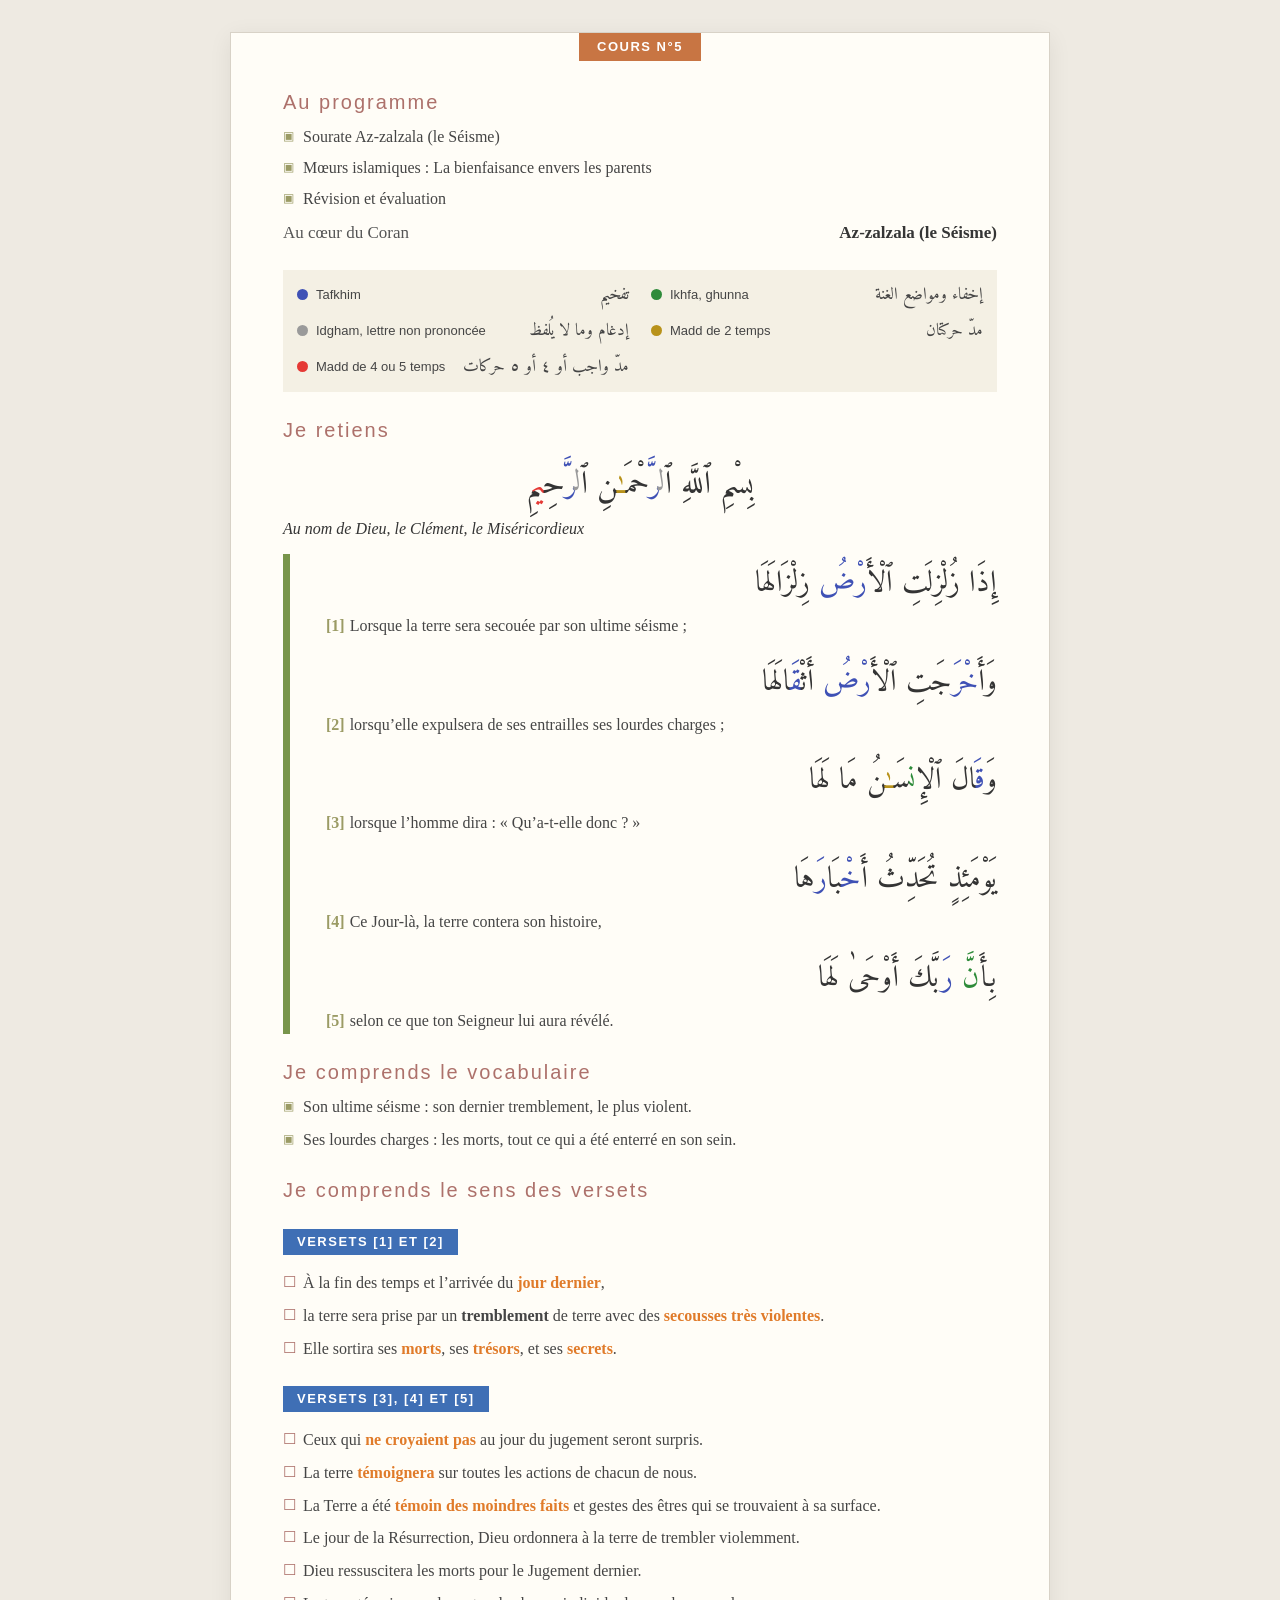
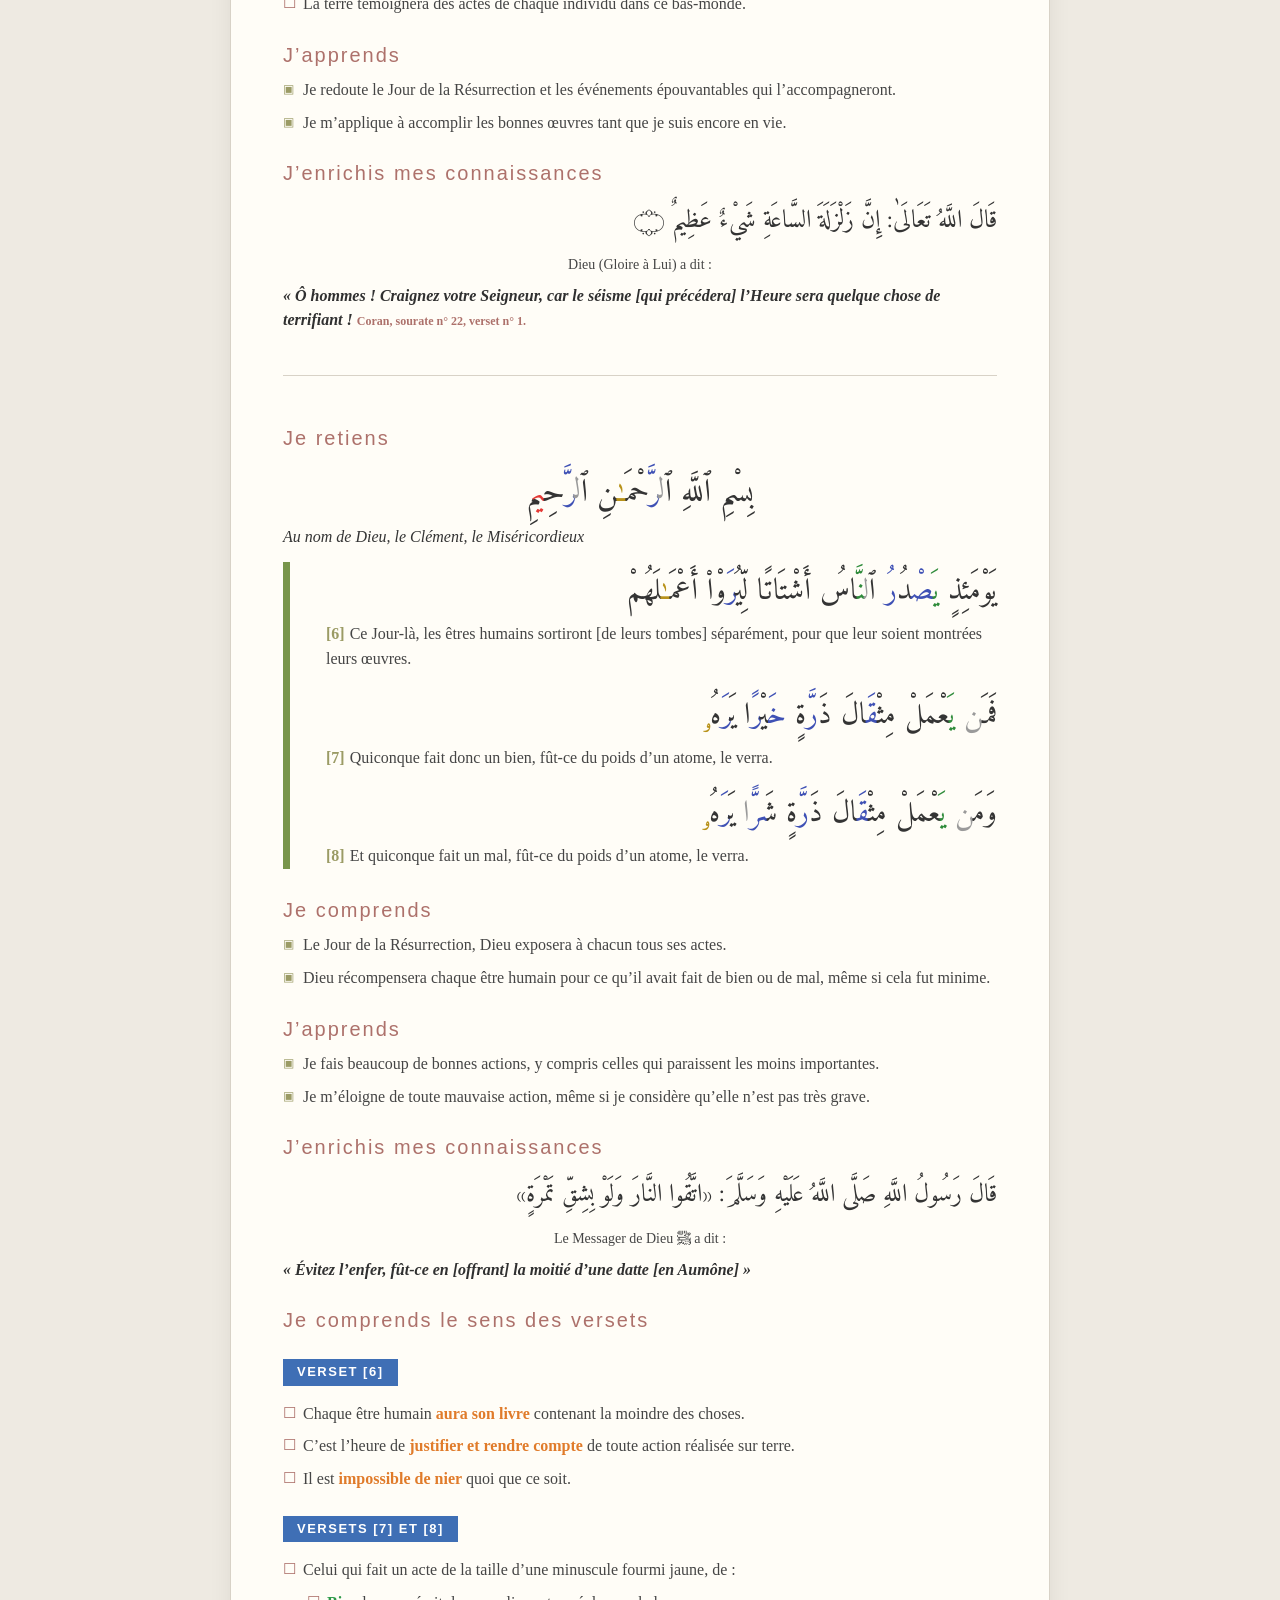
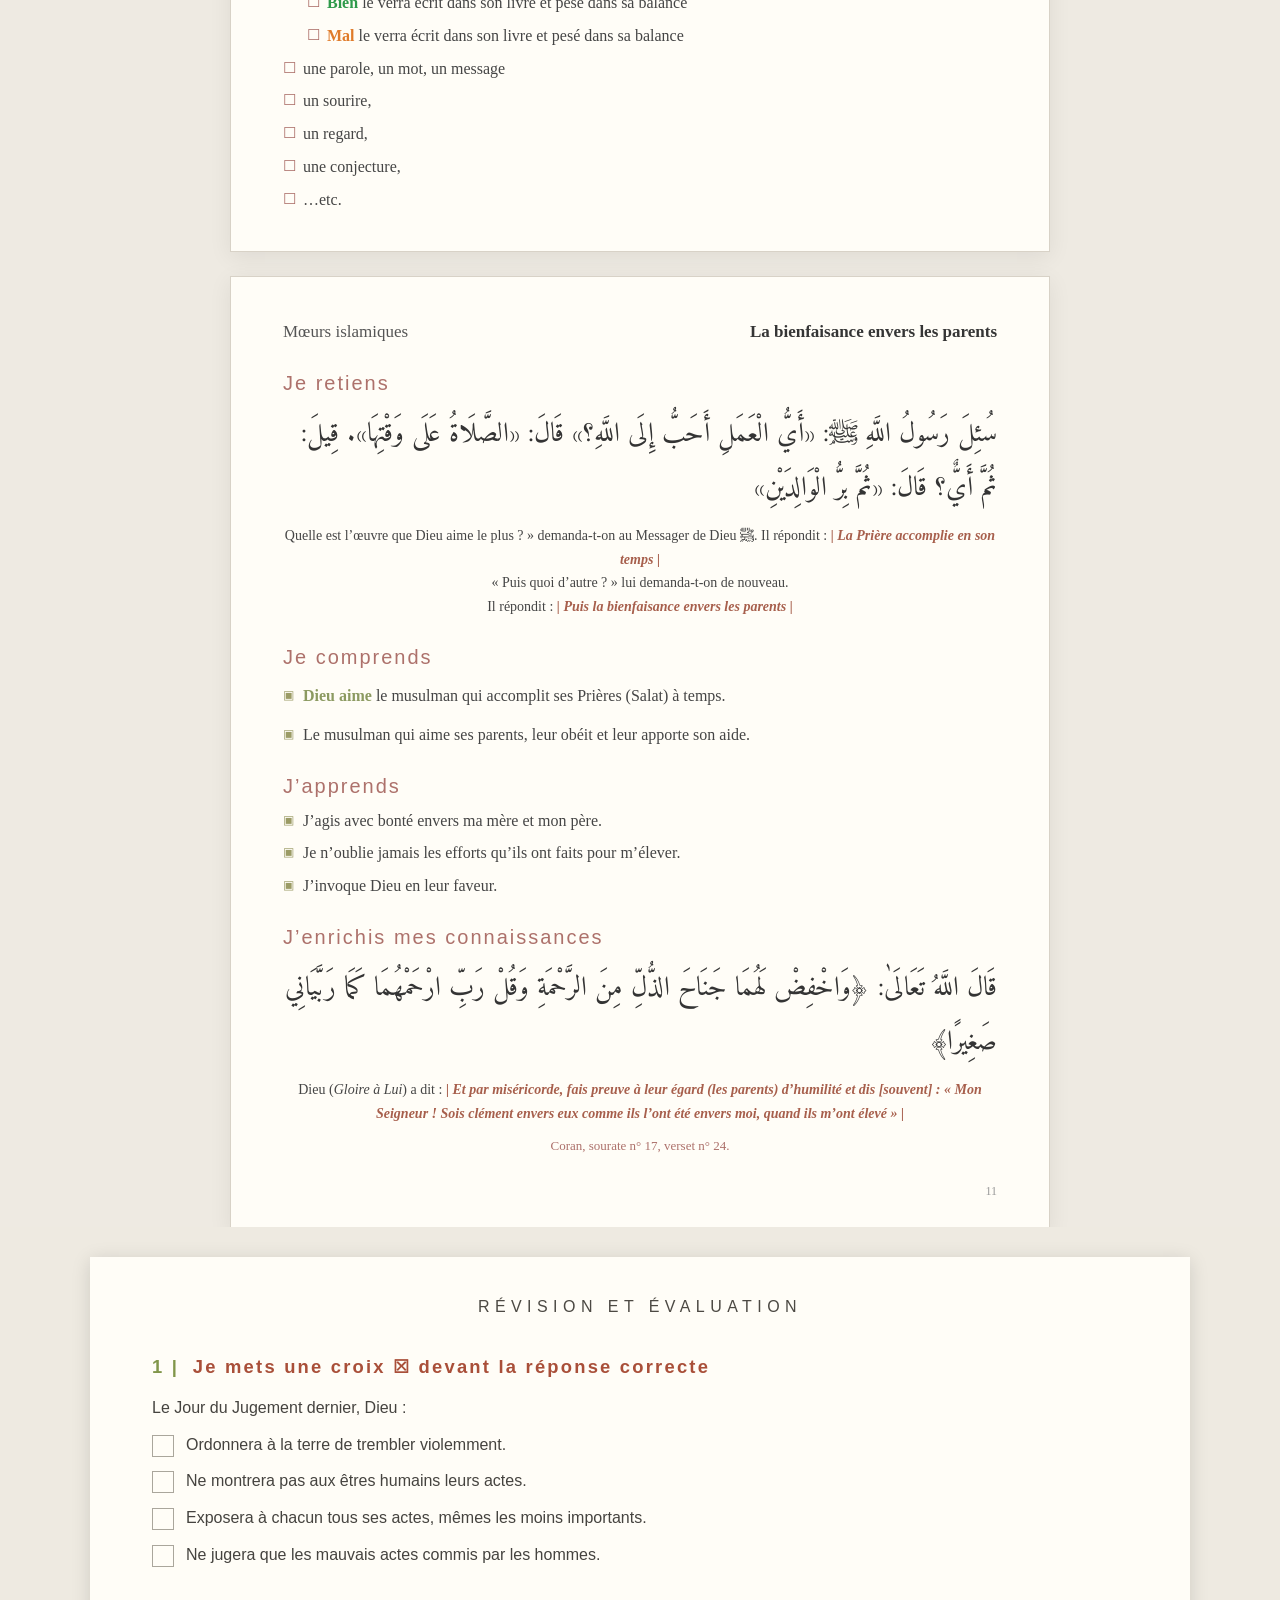
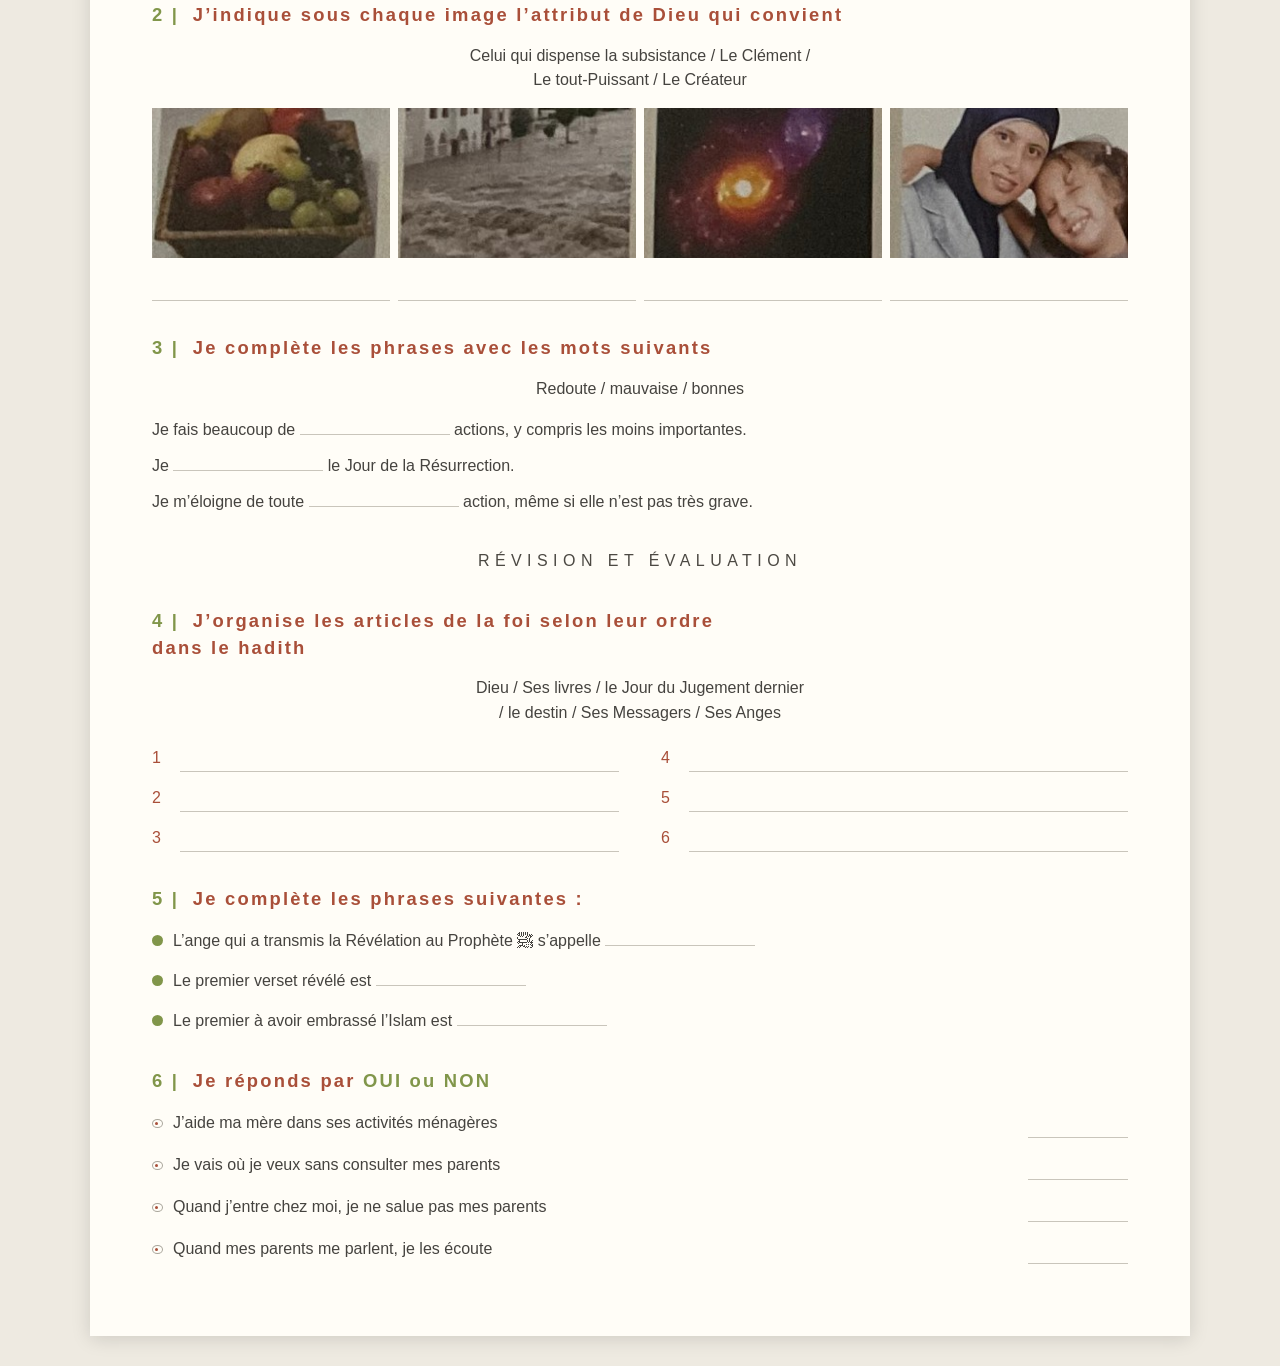
<file: cours/Cours5Az-Zalzala.html>
<!DOCTYPE html>
<html lang="fr">
<head>
<meta charset="utf-8">
<meta name="viewport" content="width=device-width, initial-scale=1, viewport-fit=cover">
<title>Cours 5 : Az-Zalzala et Mœurs islamiques</title>
<link rel="stylesheet" href="https://fonts.googleapis.com/css2?family=Amiri:wght@400;700&display=swap">
<style>
:root{box-sizing:border-box;padding-top:env(safe-area-inset-top,0px);padding-bottom:env(safe-area-inset-bottom,0px);--bg:#eeeae2}
@media (prefers-color-scheme:dark){:root:not([data-theme="light"]){--bg:#1d1b17}}
:root[data-theme="dark"]{--bg:#1d1b17}
html{scroll-padding-top:env(safe-area-inset-top,0px)}
body{margin:0;background:var(--bg)}
.doc{display:block}
.doc + .doc{margin-top:-36px}
</style>
</head>
<body>
<div id="d1" class="doc"></div>
<div id="d2" class="doc"></div>
<template id="t1"><style>:host{display:block}
:host {
  --heading: #ad716b;
  --body: #454545;
  --accent: #9b9b65;
  --orange: #c87543;
  --green: #78954b;
  --paper: #fffdf7;
}

* {
  box-sizing: border-box;
}

:host{
  margin: 0;
  padding: 32px 16px;
  background: #eeeae2;
  color: var(--body);
  font-family: Georgia, "Times New Roman", serif;
  line-height: 1.55;
}

main {
  width: min(820px, 100%);
  margin: 0 auto;
  padding: 42px 52px 30px;
  background: var(--paper);
  border: 1px solid #d8d2c7;
  box-shadow: 0 5px 22px #00000012;
}

.unit {
  display: block;
  width: fit-content;
  margin: -42px auto 28px;
  padding: 5px 18px;
  background: var(--orange);
  color: white;
  font: 700 13px/1.4 Arial, sans-serif;
  letter-spacing: 1.5px;
  text-transform: uppercase;
}

.topline {
  display: flex;
  justify-content: space-between;
  gap: 18px;
  align-items: baseline;
  margin-bottom: 24px;
  color: #555;
  font-size: 17px;
}

.topline strong {
  color: #353535;
}

h2 {
  margin: 25px 0 10px;
  color: var(--heading);
  font: 500 20px/1.3 Arial, sans-serif;
  letter-spacing: 2px;
}

.basmala {
  margin: 0 0 12px;
  font-style: italic;
  color: #343434;
}

.verses {
  margin: 0 0 18px;
  padding: 0 0 0 36px;
  border-left: 7px solid var(--green);
  list-style: none;
}

.verses li {
  margin: 2px 0;
}

.n {
  color: var(--accent);
  font-weight: bold;
  padding-right: 5px;
}

.definition,
.bullet {
  margin: 8px 0;
  padding-left: 20px;
  position: relative;
}

.definition::before,
.bullet::before {
  content: "▣";
  position: absolute;
  left: 0;
  color: var(--accent);
  font-size: 12px;
  top: 2px;
}

.meaning .bullet::before {
  content: "☐";
  color: var(--heading);
  font-size: 15px;
  top: 0;
}

.learning .bullet::before {
  content: "▣";
  color: var(--accent);
}

.arabic {
  margin: 12px 0 8px;
  text-align: right;
  direction: rtl;
  color: #343434;
  font-family: "Amiri", "Noto Naskh Arabic", "Times New Roman", serif;
  font-size: 25px;
  line-height: 1.9;
}

.translation {
  margin: 8px 0 4px;
  text-align: center;
  font-size: 14px;
}

.quote {
  margin: 8px 0 0;
  font-weight: bold;
  font-style: italic;
  color: #303030;
}

.source {
  color: var(--heading);
  font-size: 12px;
  font-style: normal;
  white-space: nowrap;
}

.continuation {
  margin-top: 42px;
  padding-top: 24px;
  border-top: 1px solid #d8d2c7;
}

.continuation .verses {
  margin-bottom: 28px;
}

.parents .topline {
  margin-top: 0;
}

.parents .arabic {
  font-size: 27px;
  line-height: 2;
}

.parents .translation {
  line-height: 1.7;
}

.quote-inline {
  color: #a75f4c;
  font-weight: bold;
  font-style: italic;
}

.parents .definition {
  margin: 14px 0;
}

.parents .source {
  color: var(--heading);
  font-size: 13px;
}

footer {
  margin-top: 26px;
  text-align: right;
  color: #999;
  font-size: 12px;
}

@media (max-width: 560px) {
  main {
    padding: 34px 22px 24px;
  }

  .topline {
    font-size: 15px;
    flex-wrap: wrap;
  }

  h2 {
    font-size: 18px;
  }

  .verses {
    padding-left: 20px;
  }
}

@media print {
  :host{
    padding: 0;
    background: white;
  }

  main {
    width: 100%;
    border: 0;
    box-shadow: none;
  }
}

.o{color:#e07b2a;font-weight:700}
.vref{display:inline-block;margin:16px 0 8px;padding:4px 14px;background:#3f6fb5;color:#fff;font:700 13px/1.4 Arial,sans-serif;letter-spacing:1.5px;text-transform:uppercase}
.og{color:#2e9a4a;font-weight:700}
.sub{margin-left:24px}
t{color:#3f51b5}g{color:#2e8b3a}x{color:#9a9a9a}d{color:#b8921a}w{color:#e53935}j{color:#ef8a17}
.arv{display:block;direction:rtl;text-align:right;font-family:"Amiri","Noto Naskh Arabic","Times New Roman",serif;font-size:30px;line-height:2;color:#343434;margin:8px 0 0}
.arv.basm{text-align:center;font-size:32px;margin:6px 0 0}
.frv{display:block;margin:0 0 14px}
.lg{display:grid;grid-template-columns:1fr;gap:6px 22px;margin:6px 0 4px;padding:10px 14px;background:#f4f0e4;font:13px/1.4 Arial,sans-serif}
@media(min-width:620px){.lg{grid-template-columns:1fr 1fr}}
.lg span{display:flex;gap:10px;align-items:center;justify-content:space-between}
.lg em{font-style:normal;display:flex;align-items:center;gap:8px}
.lg i{display:inline-block;width:11px;height:11px;border-radius:50%;flex:0 0 11px}
.lg b{font:400 17px Amiri,serif;direction:rtl;text-align:right}
main + main{margin-top:24px}
main + main .continuation{margin-top:0;padding-top:0;border-top:0}
.sommaire{margin-bottom:8px}
.sommaire h2{margin-top:0}
.sommaire .definition{margin:6px 0}
</style><main>

<span class="unit">Cours N°5</span>

<div class="sommaire">
<h2>Au programme</h2>
<p class="definition">Sourate Az-zalzala (le Séisme)</p>
<p class="definition">Mœurs islamiques : La bienfaisance envers les parents</p>
<p class="definition">Révision et évaluation</p>
</div>

<div class="topline">
  <span>Au cœur du Coran</span>
  <strong>Az-zalzala (le Séisme)</strong>
</div>

<div class="lg" aria-label="Code couleur du tajwid">
<span><em><i style="background:#3f51b5"></i>Tafkhim</em><b lang="ar">تفخيم</b></span>
<span><em><i style="background:#2e8b3a"></i>Ikhfa, ghunna</em><b lang="ar">إخفاء ومواضع الغنة</b></span>
<span><em><i style="background:#9a9a9a"></i>Idgham, lettre non prononcée</em><b lang="ar">إدغام وما لا يُلفظ</b></span>
<span><em><i style="background:#b8921a"></i>Madd de 2 temps</em><b lang="ar">مدّ حركتان</b></span>
<span><em><i style="background:#e53935"></i>Madd de 4 ou 5 temps</em><b lang="ar">مدّ واجب أو ٤ أو ٥ حركات</b></span>
</div>
<h2>Je retiens</h2>

<p class="arv basm" lang="ar">بِسْمِ ٱللَّهِ ٱ<x>ل</x><t>رَّ</t>حْمَ<d>ـٰ</d>نِ ٱ<x>ل</x><t>رَّ</t>حِ<w>ي</w>مِ</p>
<p class="basmala">
Au nom de Dieu, le Clément, le Miséricordieux
</p>

<ol class="verses">
  <li><span class="arv" lang="ar">إِذَا زُلْزِلَتِ ٱلْأَ<t>رْضُ</t> زِلْزَالَهَا</span><span class="frv"><span class="n">[1]</span>Lorsque la terre sera secouée par son ultime séisme ;</span></li>
  <li><span class="arv" lang="ar">وَأَ<t>خْرَ</t>جَتِ ٱلْأَ<t>رْضُ</t> أَثْ<t>قَ</t>الَهَا</span><span class="frv"><span class="n">[2]</span>lorsqu’elle expulsera de ses entrailles ses lourdes charges ;</span></li>
  <li><span class="arv" lang="ar">وَ<t>قَ</t>الَ ٱلْإِ<g>ن</g>سَ<d>ـٰ</d>نُ مَا لَهَا</span><span class="frv"><span class="n">[3]</span>lorsque l’homme dira : « Qu’a-t-elle donc ? »</span></li>
  <li><span class="arv" lang="ar">يَوْمَئِذٍ تُحَدِّثُ أَ<t>خْ</t>بَا<t>رَ</t>هَا</span><span class="frv"><span class="n">[4]</span>Ce Jour-là, la terre contera son histoire,</span></li>
  <li><span class="arv" lang="ar">بِأَ<g>نَّ</g> <t>رَ</t>بَّكَ أَوْحَىٰ لَهَا</span><span class="frv"><span class="n">[5]</span>selon ce que ton Seigneur lui aura révélé.</span></li>
</ol>

<h2>Je comprends le vocabulaire</h2>

<p class="definition">
Son ultime séisme : son dernier tremblement, le plus violent.
</p>

<p class="definition">
Ses lourdes charges : les morts, tout ce qui a été enterré en son sein.
</p>

<section class="meaning">
<h2>Je comprends le sens des versets</h2>
<p class="vref">Versets [1] et [2]</p>

<p class="bullet">
À la fin des temps et l’arrivée du <span class="o">jour dernier</span>,
</p>

<p class="bullet">
la terre sera prise par un <strong>tremblement</strong> de terre avec des <span class="o">secousses très violentes</span>.
</p>

<p class="bullet">
Elle sortira ses <span class="o">morts</span>, ses <span class="o">trésors</span>, et ses <span class="o">secrets</span>.
</p>

<p class="vref">Versets [3], [4] et [5]</p>

<p class="bullet">
Ceux qui <span class="o">ne croyaient pas</span> au jour du jugement seront surpris.
</p>

<p class="bullet">
La terre <span class="o">témoignera</span> sur toutes les actions de chacun de nous.
</p>

<p class="bullet">
La Terre a été <span class="o">témoin des moindres faits</span> et gestes des êtres qui se trouvaient à sa surface.
</p>



<p class="bullet">
Le jour de la Résurrection, Dieu ordonnera à la terre de trembler violemment.
</p>

<p class="bullet">
Dieu ressuscitera les morts pour le Jugement dernier.
</p>

<p class="bullet">
La terre témoignera des actes de chaque individu dans ce bas-monde.
</p>
</section>

<section class="learning">
<h2>J’apprends</h2>

<p class="bullet">
Je redoute le Jour de la Résurrection et les événements épouvantables qui l’accompagneront.
</p>

<p class="bullet">
Je m’applique à accomplir les bonnes œuvres tant que je suis encore en vie.
</p>
</section>

<h2>J’enrichis mes connaissances</h2>

<p class="arabic" lang="ar">
قَالَ اللَّهُ تَعَالَىٰ:
إِنَّ زَلْزَلَةَ السَّاعَةِ شَيْءٌ عَظِيمٌ ۝
</p>

<p class="translation">
Dieu (Gloire à Lui) a dit :
</p>

<p class="quote">
« Ô hommes ! Craignez votre Seigneur, car le séisme [qui précédera] l’Heure sera quelque chose de terrifiant !
<span class="source">Coran, sourate n° 22, verset n° 1.</span>
</p>

<!-- SUITE DE LA SOURATE -->

<section class="continuation">

<h2>Je retiens</h2>

<p class="arv basm" lang="ar">بِسْمِ ٱللَّهِ ٱ<x>ل</x><t>رَّ</t>حْمَ<d>ـٰ</d>نِ ٱ<x>ل</x><t>رَّ</t>حِ<w>ي</w>مِ</p>
<p class="basmala">
Au nom de Dieu, le Clément, le Miséricordieux
</p>

<ol class="verses" start="6">
  <li><span class="arv" lang="ar">يَوْمَئِذٍ <g>يَ</g><t>صْ</t>دُ<t>رُ</t> ٱ<x>ل</x><g>نَّ</g>اسُ أَشْتَاتًا لِّيُ<t>رَ</t>وْا۟ أَعْمَ<d>ـٰ</d>لَهُمْ</span><span class="frv"><span class="n">[6]</span>Ce Jour-là, les êtres humains sortiront [de leurs tombes] séparément, pour que leur soient montrées leurs œuvres.</span></li>

  <li><span class="arv" lang="ar">فَمَ<x>ن</x> <g>يَ</g>عْمَلْ مِثْ<t>قَ</t>الَ ذَ<t>رَّ</t>ةٍ <t>خَ</t>يْ<t>رً</t>ا يَ<t>رَ</t>هُ<d>ۥ</d></span><span class="frv"><span class="n">[7]</span>Quiconque fait donc un bien, fût-ce du poids d’un atome, le verra.</span></li>

  <li><span class="arv" lang="ar">وَمَ<x>ن</x> <g>يَ</g>عْمَلْ مِثْ<t>قَ</t>الَ ذَ<t>رَّ</t>ةٍ شَ<t>رًّ</t><x>ا</x> يَ<t>رَ</t>هُ<d>ۥ</d></span><span class="frv"><span class="n">[8]</span>Et quiconque fait un mal, fût-ce du poids d’un atome, le verra.</span></li>
</ol>

<h2>Je comprends</h2>

<p class="definition">
Le Jour de la Résurrection, Dieu exposera à chacun tous ses actes.
</p>

<p class="definition">
Dieu récompensera chaque être humain pour ce qu’il avait fait de bien ou de mal, même si cela fut minime.
</p>

<section class="learning">
<h2>J’apprends</h2>

<p class="bullet">
Je fais beaucoup de bonnes actions, y compris celles qui paraissent les moins importantes.
</p>

<p class="bullet">
Je m’éloigne de toute mauvaise action, même si je considère qu’elle n’est pas très grave.
</p>
</section>

<h2>J’enrichis mes connaissances</h2>

<p class="arabic" lang="ar">
قَالَ رَسُولُ اللَّهِ صَلَّى اللَّهُ عَلَيْهِ وَسَلَّمَ:
«اتَّقُوا النَّارَ وَلَوْ بِشِقِّ تَمْرَةٍ»
</p>

<p class="translation">
Le Messager de Dieu ﷺ a dit :
</p>

<p class="quote">
« Évitez l’enfer, fût-ce en [offrant] la moitié d’une datte [en Aumône] »
</p>

<section class="meaning">
<h2>Je comprends le sens des versets</h2>

<p class="vref">Verset [6]</p>

<p class="bullet">
Chaque être humain <span class="o">aura son livre</span> contenant la moindre des choses.
</p>

<p class="bullet">
C’est l’heure de <span class="o">justifier et rendre compte</span> de toute action réalisée sur terre.
</p>

<p class="bullet">
Il est <span class="o">impossible de nier</span> quoi que ce soit.
</p>

<p class="vref">Versets [7] et [8]</p>

<p class="bullet">
Celui qui fait un acte de la taille d’une minuscule fourmi jaune, de :
</p>

<p class="bullet sub">
<span class="og">Bien</span> le verra écrit dans son livre et pesé dans sa balance
</p>

<p class="bullet sub">
<span class="o">Mal</span> le verra écrit dans son livre et pesé dans sa balance
</p>

<p class="bullet">
une parole, un mot, un message
</p>

<p class="bullet">
un sourire,
</p>

<p class="bullet">
un regard,
</p>

<p class="bullet">
une conjecture,
</p>

<p class="bullet">
…etc.
</p>
</section>

</section>

</main>
<main>
<!-- LEÇON : LA BIENFAISANCE ENVERS LES PARENTS -->

<section class="continuation parents">

<div class="topline">
  <span>Mœurs islamiques</span>
  <strong>La bienfaisance envers les parents</strong>
</div>

<h2>Je retiens</h2>

<p class="arabic" lang="ar">
سُئِلَ رَسُولُ اللَّهِ ﷺ:
«أَيُّ الْعَمَلِ أَحَبُّ إِلَى اللَّهِ؟»
قَالَ: «الصَّلَاةُ عَلَى وَقْتِهَا».
قِيلَ: ثُمَّ أَيٌّ؟
قَالَ: «ثُمَّ بِرُّ الْوَالِدَيْنِ»
</p>

<p class="translation">
Quelle est l’œuvre que Dieu aime le plus ? » demanda-t-on au Messager de Dieu ﷺ.
Il répondit :
<span class="quote-inline">| La Prière accomplie en son temps |</span>
<br>
« Puis quoi d’autre ? » lui demanda-t-on de nouveau.
<br>
Il répondit :
<span class="quote-inline">| Puis la bienfaisance envers les parents |</span>
</p>

<h2>Je comprends</h2>

<p class="definition">
<strong style="color:#8c9a61">Dieu aime</strong>
le musulman qui accomplit ses Prières (Salat) à temps.
</p>

<p class="definition">
Le musulman qui aime ses parents, leur obéit et leur apporte son aide.
</p>

<section class="learning">
<h2>J’apprends</h2>

<p class="bullet">
J’agis avec bonté envers ma mère et mon père.
</p>

<p class="bullet">
Je n’oublie jamais les efforts qu’ils ont faits pour m’élever.
</p>

<p class="bullet">
J’invoque Dieu en leur faveur.
</p>
</section>

<h2>J’enrichis mes connaissances</h2>

<p class="arabic" lang="ar">
قَالَ اللَّهُ تَعَالَىٰ:
﴿وَاخْفِضْ لَهُمَا جَنَاحَ الذُّلِّ مِنَ الرَّحْمَةِ
وَقُلْ رَبِّ ارْحَمْهُمَا كَمَا رَبَّيَانِي صَغِيرًا﴾
</p>

<p class="translation">
Dieu (<em>Gloire à Lui</em>) a dit :
<span class="quote-inline">
| Et par miséricorde, fais preuve à leur égard (les parents) d’humilité et dis [souvent] : « Mon Seigneur ! Sois clément envers eux comme ils l’ont été envers moi, quand ils m’ont élevé » |
</span>
</p>

<p class="source" style="text-align:center; display:block; margin-top:10px;">
Coran, sourate n° 17, verset n° 24.
</p>

</section>

<footer>11</footer>

</main></template>
<template id="t2"><style>:host{display:block}
:host{--rouge:#a94f39;--vert:#81964a;--texte:#45433f;--ligne:#c9c5bb;--papier:#fffdf7}
*{box-sizing:border-box}:host{margin:0;padding:30px 18px;background:#eeeae1;color:var(--texte);font:16px/1.55 "Trebuchet MS",Arial,sans-serif}
main{max-width:1100px;margin:auto;padding:38px clamp(20px,5vw,62px);background:var(--papier);box-shadow:0 3px 18px #0002}
.entete{text-align:center;letter-spacing:.34em;margin:0 0 34px;color:#4c4943}
.exercice{margin:0 0 34px;break-inside:avoid}h2{margin:0 0 15px;color:var(--rouge);font-size:1.15rem;font-weight:600;letter-spacing:.12em;line-height:1.45}
.numero{color:var(--vert);margin-right:.35em}p{margin:10px 0}
.cases{list-style:none;padding:0;margin:12px 0}.cases li{display:flex;gap:12px;margin:12px 0}
.case{width:22px;height:22px;border:1.5px solid #aaa69c;flex:0 0 22px;margin-top:2px}
.banque{text-align:center;margin:8px auto 15px}
.images,.reponses-images{display:grid;grid-template-columns:repeat(4,minmax(0,1fr));gap:8px;margin:15px 0 8px}
.images img{display:block;width:100%;height:150px;object-fit:cover}
.trait{height:28px;border-bottom:1px solid var(--ligne)}
.mots{display:inline-block;min-width:150px;height:1.15em;border-bottom:1px solid var(--ligne);vertical-align:baseline}
.banque-foi{text-align:center;margin:8px auto 18px}
.grille{display:grid;grid-template-columns:1fr 1fr;gap:12px 42px}
.rangee{display:flex;align-items:center;gap:12px}.chiffre{color:var(--rouge);min-width:16px}.reponse{height:28px;border-bottom:1px solid var(--ligne);flex:1}
.liste{list-style:none;padding:0;margin:12px 0}.liste li{margin:14px 0;display:flex;align-items:baseline;gap:10px}
.puce{width:11px;height:11px;border-radius:50%;background:var(--vert);flex:0 0 11px}
.oui-non li{align-items:center}.oui-non .puce{width:9px;height:9px;background:transparent;border:1px solid #aaa69c;position:relative}
.oui-non .puce:after{content:"";position:absolute;width:3px;height:3px;border-radius:50%;background:var(--rouge);top:2px;left:2px}
.oui-non .reponse{flex:0 0 100px;margin-left:auto}
@media(max-width:650px){:host{padding:0}main{padding:24px 16px}.images img{height:90px}.grille{gap:10px 18px}.mots{min-width:90px}.oui-non .reponse{flex-basis:55px}}
@media print{:host{background:white;padding:0}main{box-shadow:none;max-width:none;padding:15mm}.exercice{break-inside:avoid}}
</style><main>
<div class="entete">RÉVISION ET ÉVALUATION</div>
<section class="exercice">
<h2><span class="numero">1 |</span> Je mets une croix ☒ devant la réponse correcte</h2>
<p>Le Jour du Jugement dernier, Dieu :</p>
<ul class="cases">
<li><span class="case"></span><span>Ordonnera à la terre de trembler violemment.</span></li>
<li><span class="case"></span><span>Ne montrera pas aux êtres humains leurs actes.</span></li>
<li><span class="case"></span><span>Exposera à chacun tous ses actes, mêmes les moins importants.</span></li>
<li><span class="case"></span><span>Ne jugera que les mauvais actes commis par les hommes.</span></li>
</ul></section>
<section class="exercice">
<h2><span class="numero">2 |</span> J’indique sous chaque image l’attribut de Dieu qui convient</h2>
<p class="banque">Celui qui dispense la subsistance / Le Clément /<br>Le tout-Puissant / Le Créateur</p>
<div class="images">
<img src="[data-uri]" alt="Panier de fruits">
<img src="[data-uri]" alt="Inondation">
<img src="[data-uri]" alt="Galaxie dans l’espace">
<img src="[data-uri]" alt="Une mère avec son enfant">
</div><div class="reponses-images"><div class="trait"></div><div class="trait"></div><div class="trait"></div><div class="trait"></div></div>
</section>
<section class="exercice">
<h2><span class="numero">3 |</span> Je complète les phrases avec les mots suivants</h2>
<p class="banque">Redoute / mauvaise / bonnes</p>
<p>Je fais beaucoup de <span class="mots"></span> actions, y compris les moins importantes.</p>
<p>Je <span class="mots"></span> le Jour de la Résurrection.</p>
<p>Je m’éloigne de toute <span class="mots"></span> action, même si elle n’est pas très grave.</p>
</section>
<div class="entete">RÉVISION ET ÉVALUATION</div>
<section class="exercice">
<h2><span class="numero">4 |</span> J’organise les articles de la foi selon leur ordre<br>dans le hadith</h2>
<p class="banque-foi">Dieu / Ses livres / le Jour du Jugement dernier<br>/ le destin / Ses Messagers / Ses Anges</p>
<div class="grille">
<div class="rangee"><span class="chiffre">1</span><span class="reponse"></span></div><div class="rangee"><span class="chiffre">4</span><span class="reponse"></span></div>
<div class="rangee"><span class="chiffre">2</span><span class="reponse"></span></div><div class="rangee"><span class="chiffre">5</span><span class="reponse"></span></div>
<div class="rangee"><span class="chiffre">3</span><span class="reponse"></span></div><div class="rangee"><span class="chiffre">6</span><span class="reponse"></span></div>
</div></section>
<section class="exercice">
<h2><span class="numero">5 |</span> Je complète les phrases suivantes :</h2>
<ul class="liste">
<li><span class="puce"></span><span>L’ange qui a transmis la Révélation au Prophète ﷺ s’appelle <span class="mots"></span></span></li>
<li><span class="puce"></span><span>Le premier verset révélé est <span class="mots"></span></span></li>
<li><span class="puce"></span><span>Le premier à avoir embrassé l’Islam est <span class="mots"></span></span></li>
</ul></section>
<section class="exercice">
<h2><span class="numero">6 |</span> Je réponds par <span style="color:var(--vert)">OUI ou NON</span></h2>
<ul class="liste oui-non">
<li><span class="puce"></span><span>J’aide ma mère dans ses activités ménagères</span><span class="reponse"></span></li>
<li><span class="puce"></span><span>Je vais où je veux sans consulter mes parents</span><span class="reponse"></span></li>
<li><span class="puce"></span><span>Quand j’entre chez moi, je ne salue pas mes parents</span><span class="reponse"></span></li>
<li><span class="puce"></span><span>Quand mes parents me parlent, je les écoute</span><span class="reponse"></span></li>
</ul></section>
</main></template>
<script>
(function(){
  function mount(h,t){
    var r=document.getElementById(h).attachShadow({mode:'open'});
    r.appendChild(document.getElementById(t).content.cloneNode(true));
  }
  mount('d1','t1');mount('d2','t2');
})();
</script>
</body>
</html>
</file>
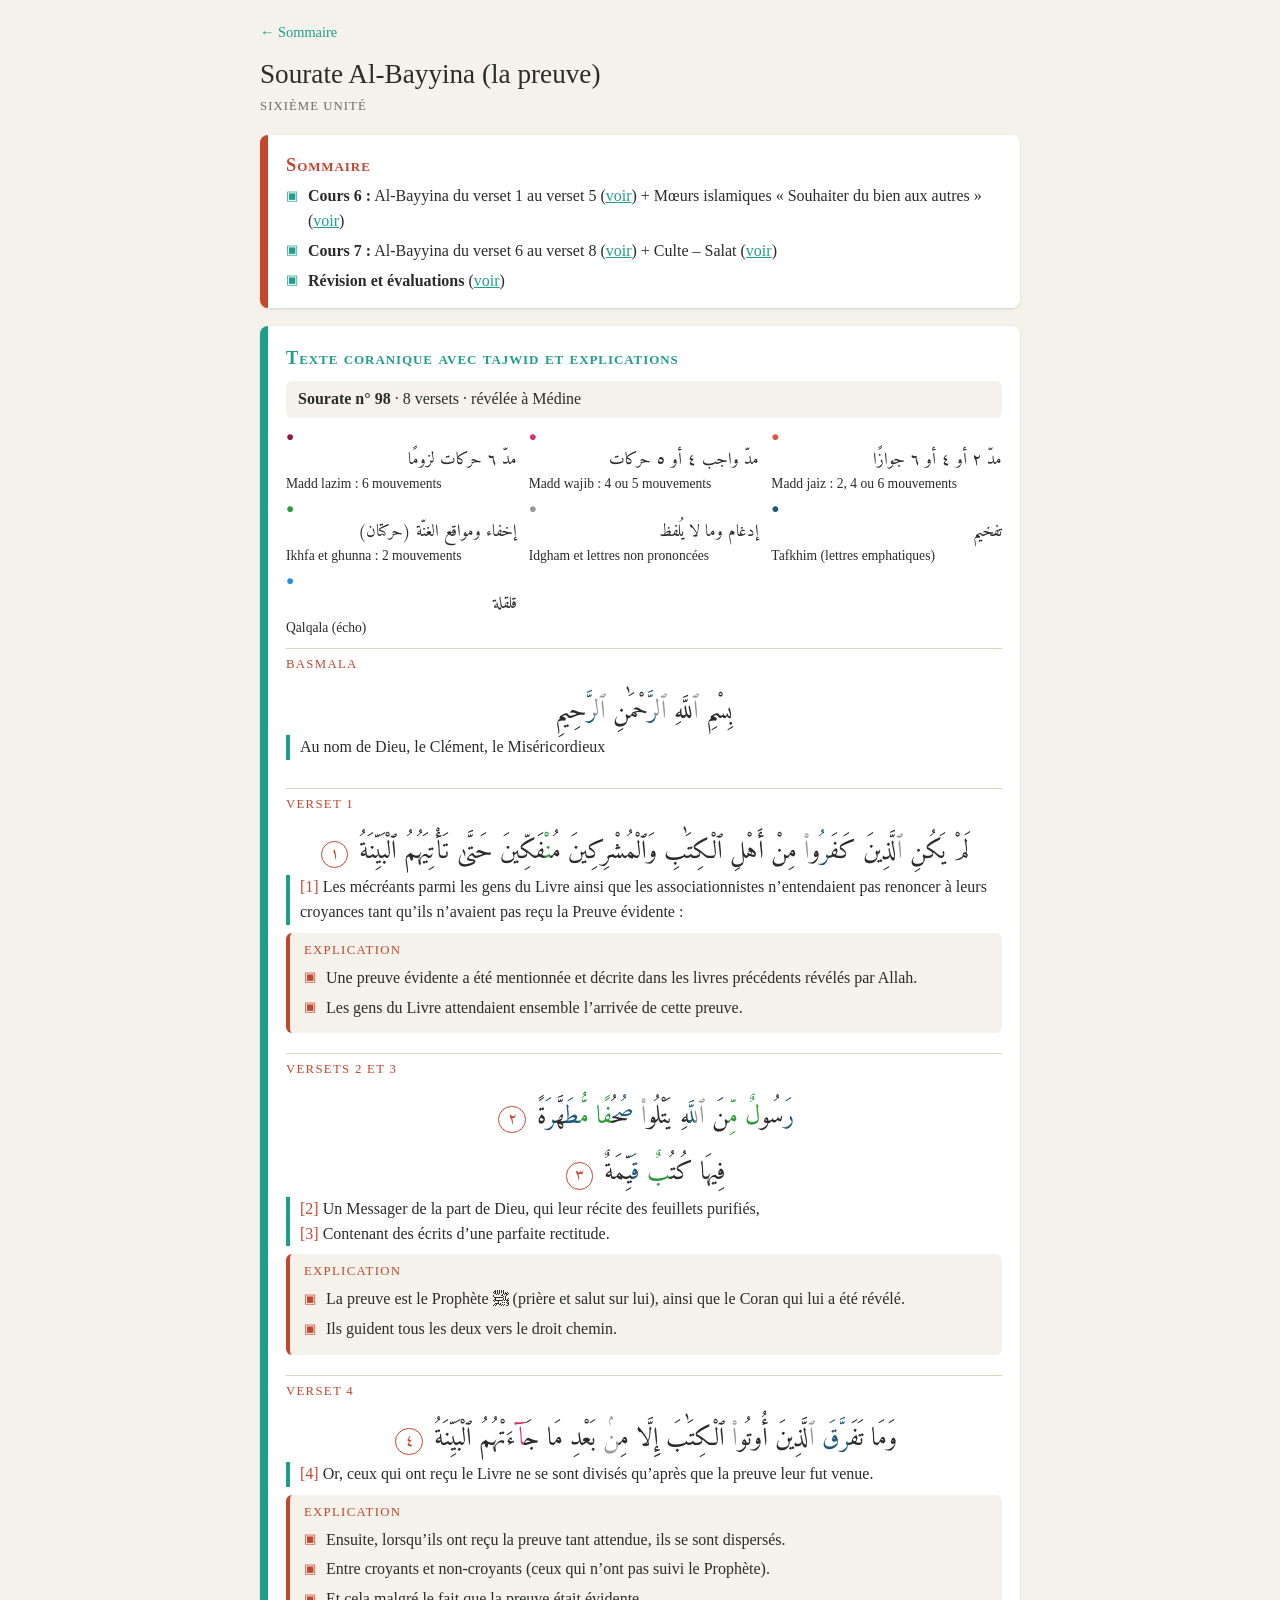
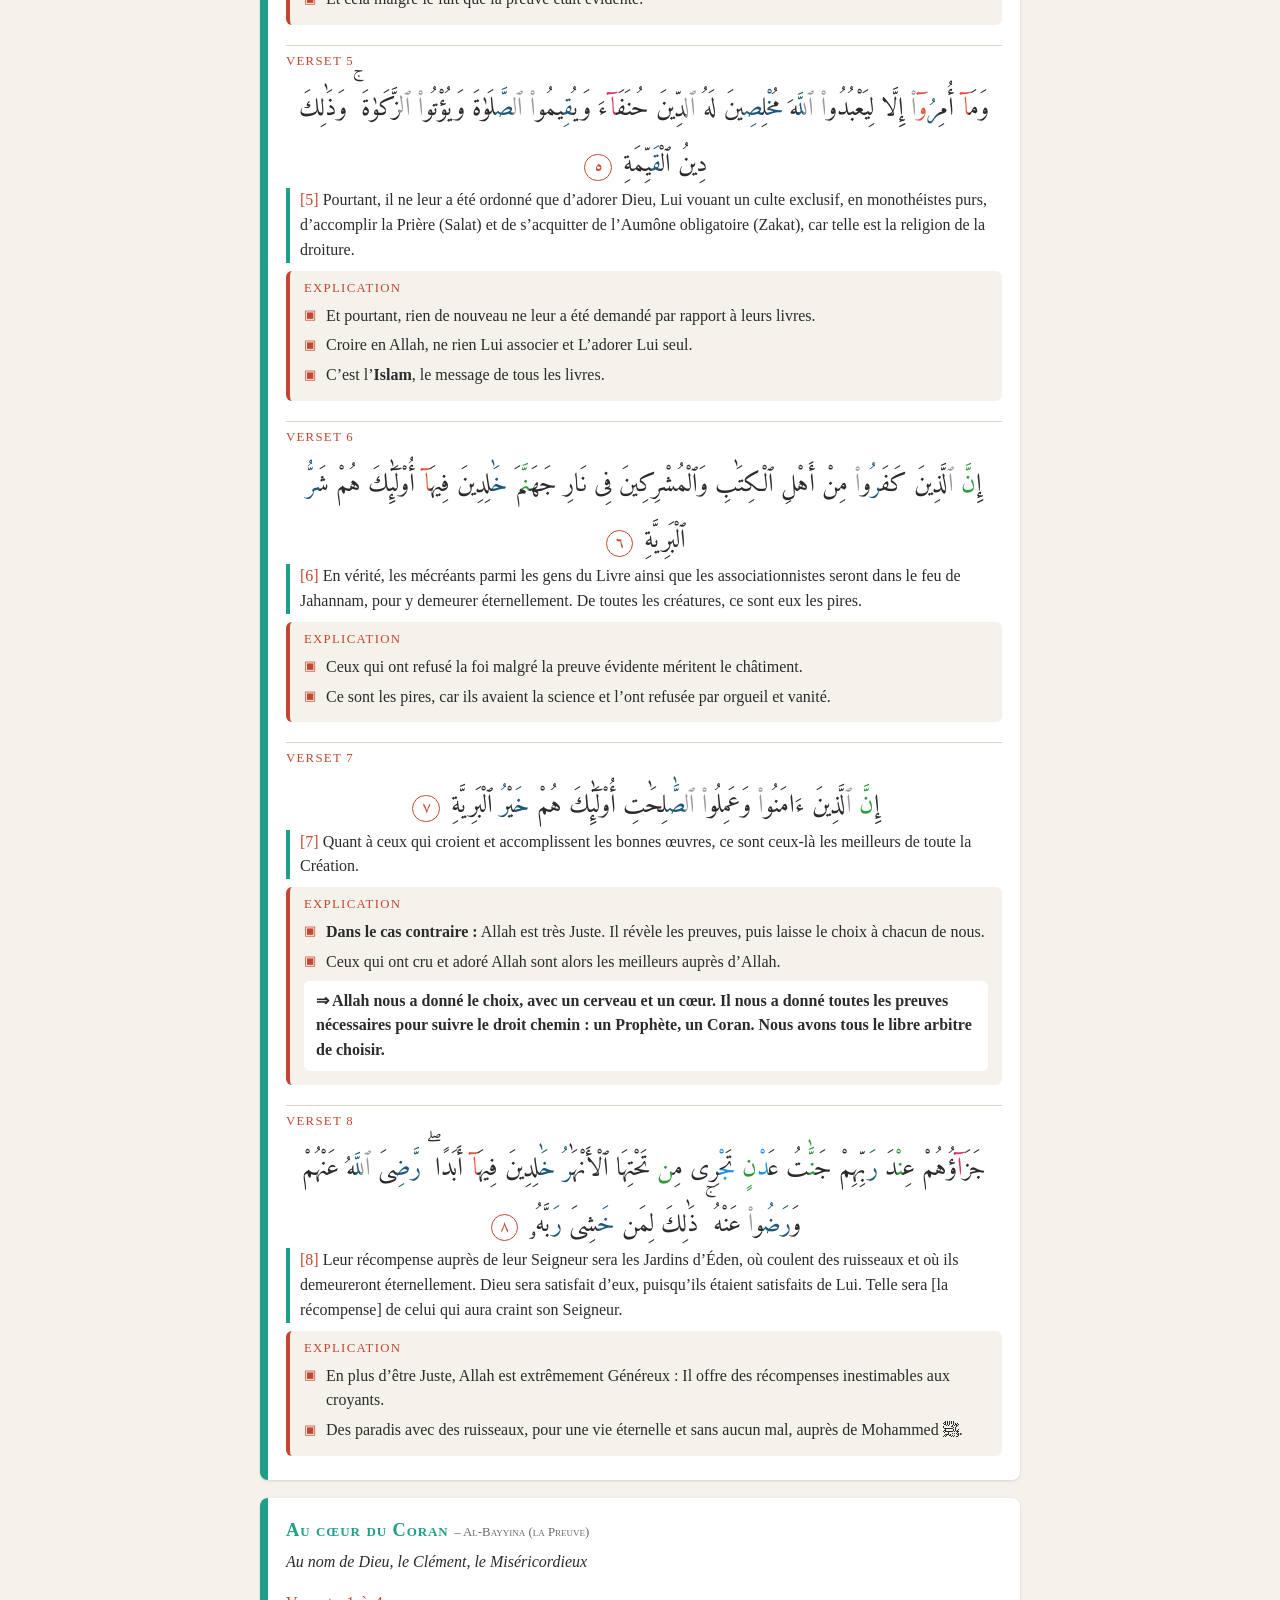
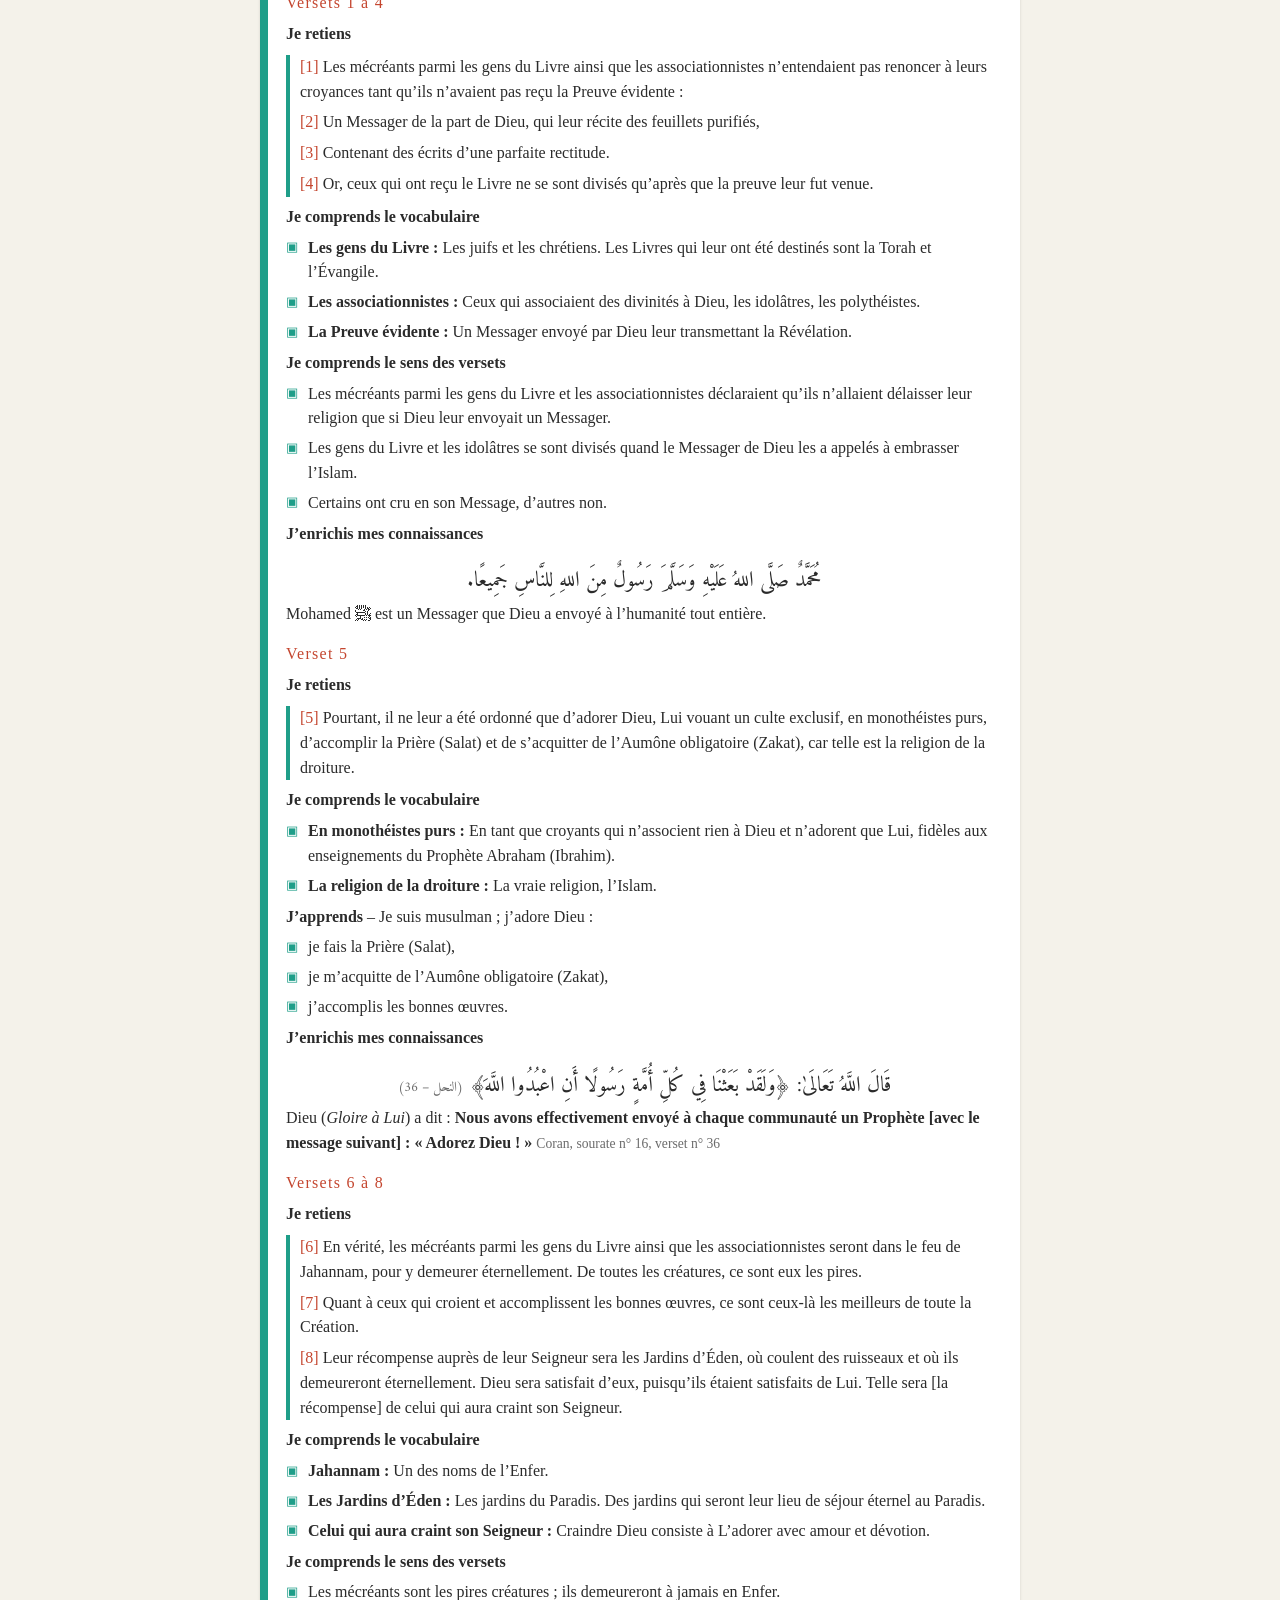
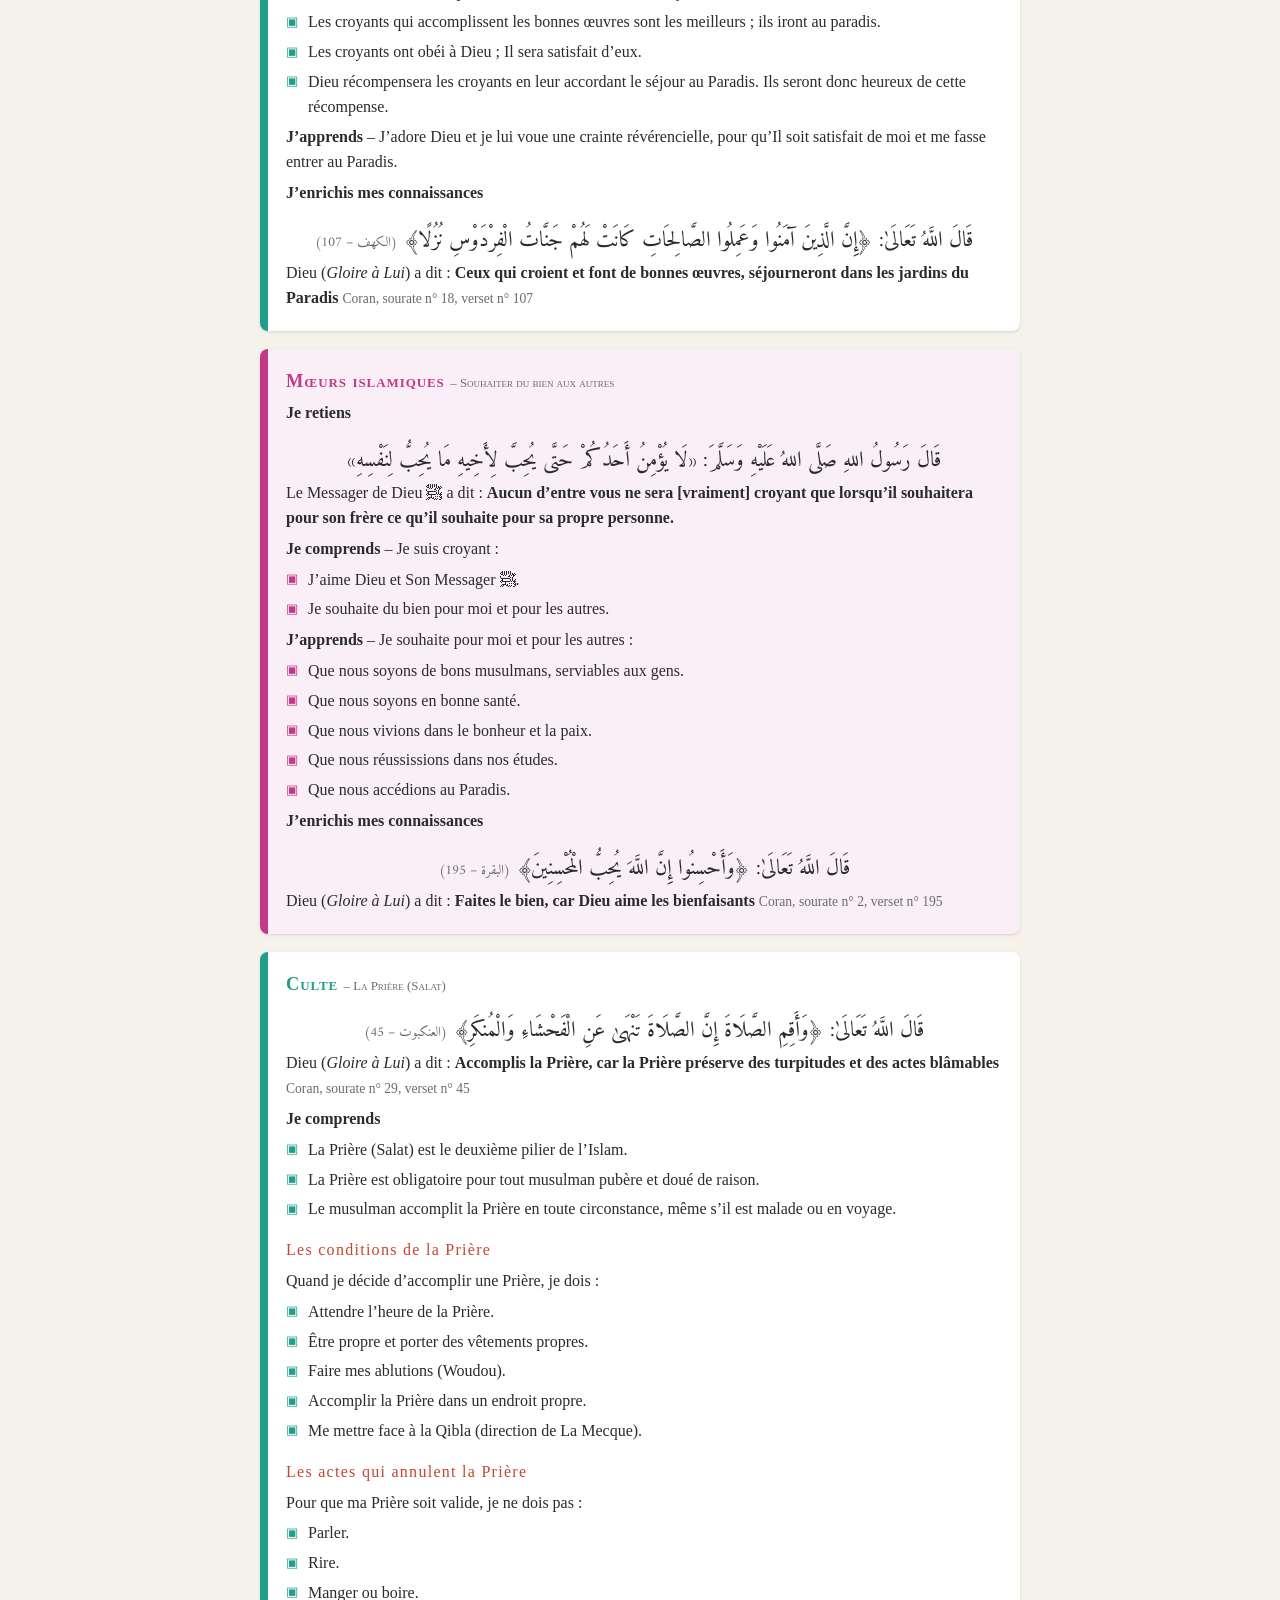
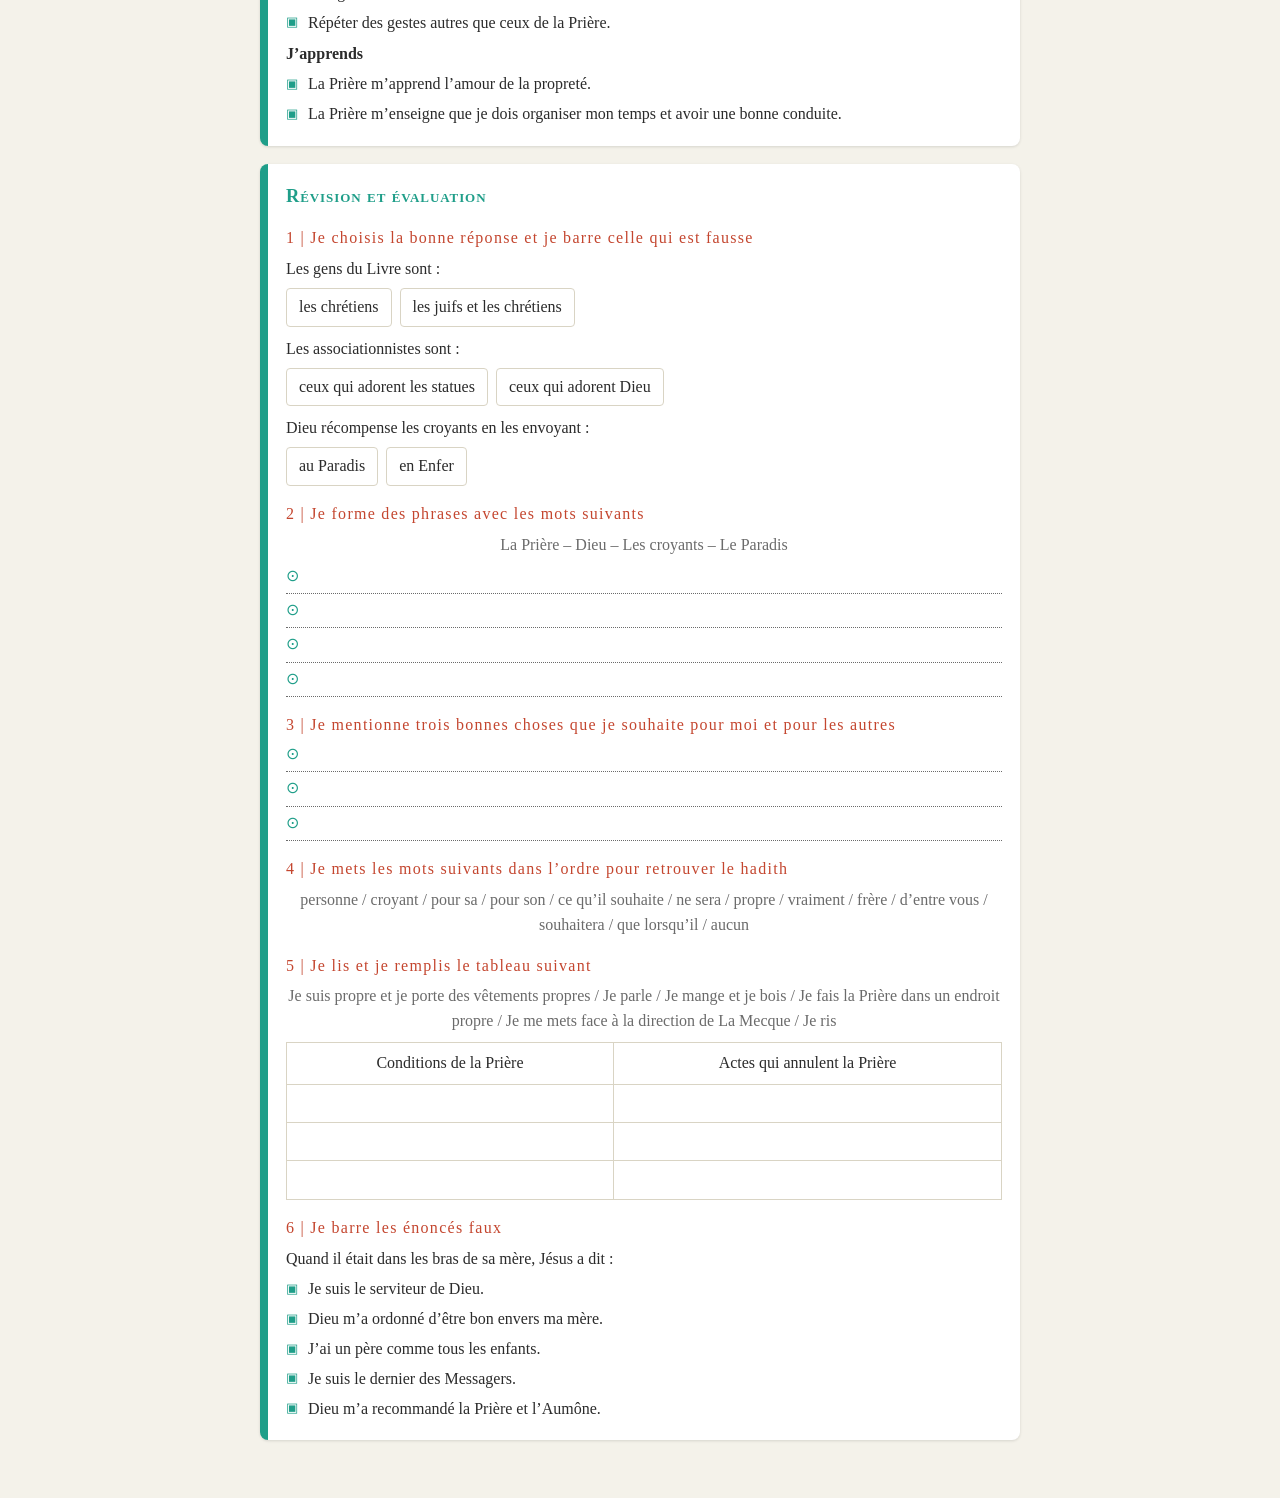
<file: cours/Cours6_7_al-bayyina.html>
<!DOCTYPE html>
<html lang="fr">
<head>
<meta charset="UTF-8">
<meta name="viewport" content="width=device-width, initial-scale=1">
<title>Sixième unité – Sourate Al-Bayyina</title>
<link rel="stylesheet" href="https://fonts.googleapis.com/css2?family=Amiri+Quran&family=Amiri:wght@400;700&display=swap">
<style>
:root{--bg:#f4f2ea;--card:#fff;--text:#2b2b2b;--muted:#6b6b6b;--line:#d9d4c4;--acc:#1f9e89;--hl:#c4462f;
--r6:#8e1b3b;--r4:#d6336c;--o:#e5533d;--y:#f0902e;--g:#2e9a3c;--s:#9a9a9a;--t:#1d5a7a;--q:#1e90e0;color-scheme:light}
@media (prefers-color-scheme:dark){:root{--bg:#1d1d1b;--card:#272725;--text:#eeeae0;--muted:#a8a496;--line:#47453d;--acc:#3fcdb6;--hl:#ff8a6b;
--r6:#d0587a;--r4:#ff6a95;--o:#ff7a5c;--y:#ffb04d;--g:#5ad66a;--s:#8d8d8d;--t:#5fb6d9;--q:#4db3ff;color-scheme:dark}}
*{box-sizing:border-box}
body{margin:0;padding:20px 14px 40px;background:var(--bg);color:var(--text);font-family:Georgia,serif;line-height:1.55}
main{max-width:760px;margin:0 auto}
a.back{color:var(--acc);text-decoration:none;font-size:.9rem}
h1{margin:8px 0 2px;font-weight:normal;font-size:1.7rem}
.sub{color:var(--muted);margin:0 0 18px;letter-spacing:.08em;text-transform:uppercase;font-size:.8rem}
section{background:var(--card);border-radius:8px;border-left:8px solid var(--acc);padding:6px 18px 14px;margin-bottom:18px;box-shadow:0 1px 3px rgba(0,0,0,.12)}
h2{font-size:1.15rem;margin:12px 0 4px;color:var(--acc);font-variant:small-caps;letter-spacing:.05em}
h2 small{color:var(--muted);font-weight:normal;font-size:.8rem;letter-spacing:0}
h3{font-size:1rem;margin:16px 0 4px;color:var(--hl);font-weight:normal;letter-spacing:.08em}
p{margin:6px 0}
ul{list-style:none;padding:0;margin:4px 0}
li{padding-left:22px;position:relative;margin:5px 0}
li::before{content:"▣";position:absolute;left:0;color:var(--acc);font-size:.8rem;top:.2em}
.v{border-left:4px solid var(--acc);padding-left:10px;margin:8px 0}
.v b{color:var(--hl);font-weight:normal}
.ar{font-family:"Amiri Quran","Amiri","Scheherazade New","Traditional Arabic",serif;direction:rtl;text-align:center;font-size:1.7rem;line-height:2.3}
.ar.sm{font-size:1.35rem;line-height:2}
.ar i{font-style:normal}
i.r6{color:var(--r6)}i.r4{color:var(--r4)}i.o{color:var(--o)}i.y{color:inherit}i.g{color:var(--g)}i.s{color:var(--s)}i.t{color:var(--t)}i.q{color:var(--q)}
i.n{display:inline-block;color:var(--hl);font-size:1rem;border:1.5px solid var(--hl);border-radius:50%;min-width:1.7em;height:1.7em;line-height:1.6em;text-align:center;margin:0 4px;font-family:Amiri,serif}
.leg{display:grid;grid-template-columns:repeat(auto-fit,minmax(210px,1fr));gap:4px 12px;font-size:.85rem}
.arl{font-family:"Amiri",serif;font-weight:normal;direction:rtl;display:block;font-size:1.05rem}
.leg span::before{content:"●";margin-right:6px}
.leg .l1::before{color:var(--r6)}.leg .l2::before{color:var(--r4)}.leg .l3::before{color:var(--o)}.leg .l4::before{color:var(--y)}.leg .l5::before{color:var(--g)}.leg .l6::before{color:var(--s)}.leg .l7::before{color:var(--t)}.leg .l8::before{color:var(--q)}
.ref{color:var(--muted);font-size:.85rem}
.tbd{color:var(--muted);font-style:italic}
.opts{display:flex;flex-wrap:wrap;gap:8px;margin:4px 0 10px}
.opts span{border:1px solid var(--line);padding:6px 12px;border-radius:4px}
.lines p{border-bottom:1px dotted var(--muted);height:1.9em;margin:4px 0}
.lines p::before{content:"⊙ ";color:var(--acc)}
table{width:100%;border-collapse:collapse;margin:8px 0}
td,th{border:1px solid var(--line);padding:8px;height:2.4em;text-align:center;font-weight:normal}
.mots{text-align:center;color:var(--muted)}
.pres{background:var(--bg);border-radius:6px;padding:6px 12px;margin:8px 0}
.verse{border-top:1px solid var(--line);padding:6px 0 10px;margin-top:10px}
.vl{margin:0;color:var(--hl);letter-spacing:.1em;text-transform:uppercase;font-size:.8rem}
.verse .ar{font-size:1.6rem;line-height:2.2}
.fr{border-left:4px solid var(--acc);padding-left:10px;margin:4px 0 8px}
.fr b{color:var(--hl);font-weight:normal}
.expl{background:var(--bg);border-left:4px solid var(--hl);border-radius:6px;padding:4px 14px 8px}
.expl h4{margin:4px 0;color:var(--hl);font-weight:normal;letter-spacing:.1em;text-transform:uppercase;font-size:.8rem}
.expl li::before{color:var(--hl)}
.key{background:var(--card);border-radius:6px;padding:8px 12px;font-weight:bold}
section.moeurs{--acc:#c2398a;--hl:#c2398a;background:color-mix(in srgb,#c2398a 8%,var(--card))}
@media (prefers-color-scheme:dark){section.moeurs{--acc:#ff7ac0;--hl:#ff7ac0}}
html{scroll-behavior:smooth}
section,.verse{scroll-margin-top:12px}
.toc{background:var(--card);border-radius:8px;border-left:8px solid var(--hl);padding:4px 18px 10px;margin-bottom:18px;box-shadow:0 1px 3px rgba(0,0,0,.12)}
.toc h2{color:var(--hl)}
.toc a{color:var(--acc)}
</style>
</head>
<body>
<main>
<a class="back" href="sommaire.html">← Sommaire</a>
<h1>Sourate Al-Bayyina (la preuve)</h1>
<p class="sub">Sixième unité</p>

<nav class="toc"><h2>Sommaire</h2>
<ul>
<li><b>Cours 6 :</b> Al-Bayyina du verset 1 au verset 5 (<a href="#v1">voir</a>) + Mœurs islamiques « Souhaiter du bien aux autres » (<a href="#moeurs">voir</a>)</li>
<li><b>Cours 7 :</b> Al-Bayyina du verset 6 au verset 8 (<a href="#v6">voir</a>) + Culte – Salat (<a href="#culte">voir</a>)</li>
<li><b>Révision et évaluations</b> (<a href="#revision">voir</a>)</li>
</ul></nav>

<section>
<h2>Texte coranique avec tajwid et explications</h2>
<p class="pres"><b>Sourate n° 98</b> · 8 versets · révélée à Médine</p>
<div class="leg">
<span class="l1"><b class="arl">مدّ ٦ حركات لزومًا</b> Madd lazim : 6 mouvements</span>
<span class="l2"><b class="arl">مدّ واجب ٤ أو ٥ حركات</b> Madd wajib : 4 ou 5 mouvements</span>
<span class="l3"><b class="arl">مدّ ٢ أو ٤ أو ٦ جوازًا</b> Madd jaiz : 2, 4 ou 6 mouvements</span>
<span class="l5"><b class="arl">إخفاء ومواقع الغنّة (حركتان)</b> Ikhfa et ghunna : 2 mouvements</span>
<span class="l6"><b class="arl">إدغام وما لا يُلفظ</b> Idgham et lettres non prononcées</span>
<span class="l7"><b class="arl">تفخيم</b> Tafkhim (lettres emphatiques)</span>
<span class="l8"><b class="arl">قلقلة</b> Qalqala (écho)</span></div>
<div class="verse"><p class="vl">Basmala</p><div class="ar">بِسْمِ <i class="s">ٱ</i>للَّهِ <i class="s">ٱل</i><i class="t">رَّ</i>حْمَٰنِ <i class="s">ٱل</i><i class="t">رَّ</i>حِيمِ</div><div class="fr">Au nom de Dieu, le Clément, le Miséricordieux</div></div>
<div class="verse" id="v1"><p class="vl">Verset 1</p><div class="ar">لَمْ يَكُنِ <i class="s">ٱ</i>لَّذِينَ كَفَ<i class="t">رُ</i>و<i class="s">ا۟</i> مِنْ أَهْلِ ٱلْكِتَٰبِ وَٱلْمُشْرِكِينَ مُ<i class="g">نْ</i>فَكِّينَ حَتَّىٰ تَأْتِيَهُمُ ٱلْبَيِّنَةُ <i class="n">١</i></div><div class="fr"><b>[1]</b> Les mécréants parmi les gens du Livre ainsi que les associationnistes n’entendaient pas renoncer à leurs croyances tant qu’ils n’avaient pas reçu la Preuve évidente :</div><div class="expl"><h4>Explication</h4><ul><li>Une preuve évidente a été mentionnée et décrite dans les livres précédents révélés par Allah.</li><li>Les gens du Livre attendaient ensemble l’arrivée de cette preuve.</li></ul></div></div>
<div class="verse"><p class="vl">Versets 2 et 3</p><div class="ar"><i class="t">رَ</i>سُو<i class="g">لٌ</i> <i class="g">مِّ</i>نَ <i class="s">ٱل</i><i class="t">لَّ</i>هِ يَتْلُو<i class="s">ا۟</i> <i class="t">صُ</i>حُ<i class="g">فًا</i> <i class="g">مُّ</i><i class="t">طَ</i>هَّ<i class="t">رَ</i>ةً <i class="n">٢</i></div><div class="ar">فِيهَا كُتُ<i class="g">بٌ</i> <i class="t">قَ</i>يِّمَةٌ <i class="n">٣</i></div><div class="fr"><b>[2]</b> Un Messager de la part de Dieu, qui leur récite des feuillets purifiés,<br><b>[3]</b> Contenant des écrits d’une parfaite rectitude.</div><div class="expl"><h4>Explication</h4><ul><li>La preuve est le Prophète ﷺ (prière et salut sur lui), ainsi que le Coran qui lui a été révélé.</li><li>Ils guident tous les deux vers le droit chemin.</li></ul></div></div>
<div class="verse"><p class="vl">Verset 4</p><div class="ar">وَمَا تَفَ<i class="t">رَّ</i><i class="t">قَ</i> <i class="s">ٱ</i>لَّذِينَ أُوتُو<i class="s">ا۟</i> ٱلْكِتَٰبَ إِلَّا مِ<i class="s">نۢ</i> بَعْدِ مَا جَ<i class="r4">آ</i>ءَتْهُمُ ٱلْبَيِّنَةُ <i class="n">٤</i></div><div class="fr"><b>[4]</b> Or, ceux qui ont reçu le Livre ne se sont divisés qu’après que la preuve leur fut venue.</div><div class="expl"><h4>Explication</h4><ul><li>Ensuite, lorsqu’ils ont reçu la preuve tant attendue, ils se sont dispersés.</li><li>Entre croyants et non-croyants (ceux qui n’ont pas suivi le Prophète).</li><li>Et cela malgré le fait que la preuve était évidente.</li></ul></div></div>
<div class="verse"><p class="vl">Verset 5</p><div class="ar">وَمَ<i class="o">آ</i> أُمِ<i class="t">رُ</i><i class="o">وٓ</i><i class="s">ا۟</i> إِلَّا لِيَعْبُدُو<i class="s">ا۟</i> <i class="s">ٱل</i><i class="t">لَّ</i>هَ مُ<i class="t">خْ</i>لِ<i class="t">صِ</i>ينَ لَهُ <i class="s">ٱل</i>دِّينَ حُنَفَ<i class="r4">آ</i>ءَ وَيُ<i class="t">قِ</i>يمُو<i class="s">ا۟</i> <i class="s">ٱل</i><i class="t">صَّ</i>لَوٰةَ وَيُؤْتُو<i class="s">ا۟</i> <i class="s">ٱل</i>زَّكَوٰةَ ۚ وَذَٰلِكَ دِينُ ٱلْ<i class="t">قَ</i>يِّمَةِ <i class="n">٥</i></div><div class="fr"><b>[5]</b> Pourtant, il ne leur a été ordonné que d’adorer Dieu, Lui vouant un culte exclusif, en monothéistes purs, d’accomplir la Prière (Salat) et de s’acquitter de l’Aumône obligatoire (Zakat), car telle est la religion de la droiture.</div><div class="expl"><h4>Explication</h4><ul><li>Et pourtant, rien de nouveau ne leur a été demandé par rapport à leurs livres.</li><li>Croire en Allah, ne rien Lui associer et L’adorer Lui seul.</li><li>C’est l’<b>Islam</b>, le message de tous les livres.</li></ul></div></div>
<div class="verse" id="v6"><p class="vl">Verset 6</p><div class="ar">إِ<i class="g">نَّ</i> <i class="s">ٱ</i>لَّذِينَ كَفَ<i class="t">رُ</i>و<i class="s">ا۟</i> مِنْ أَهْلِ ٱلْكِتَٰبِ وَٱلْمُشْرِكِينَ فِى نَارِ جَهَ<i class="g">نَّ</i>مَ <i class="t">خَٰ</i>لِدِينَ فِيهَ<i class="o">آ</i> أُو۟لَٰ<i class="r4">ٓ</i>ئِكَ هُمْ شَ<i class="t">رُّ</i> ٱلْبَرِيَّةِ <i class="n">٦</i></div><div class="fr"><b>[6]</b> En vérité, les mécréants parmi les gens du Livre ainsi que les associationnistes seront dans le feu de Jahannam, pour y demeurer éternellement. De toutes les créatures, ce sont eux les pires.</div><div class="expl"><h4>Explication</h4><ul><li>Ceux qui ont refusé la foi malgré la preuve évidente méritent le châtiment.</li><li>Ce sont les pires, car ils avaient la science et l’ont refusée par orgueil et vanité.</li></ul></div></div>
<div class="verse"><p class="vl">Verset 7</p><div class="ar">إِ<i class="g">نَّ</i> <i class="s">ٱ</i>لَّذِينَ ءَامَنُو<i class="s">ا۟</i> وَعَمِلُو<i class="s">ا۟</i> <i class="s">ٱل</i><i class="t">صَّٰ</i>لِحَٰتِ أُو۟لَٰ<i class="r4">ٓ</i>ئِكَ هُمْ <i class="t">خَ</i>يْ<i class="t">رُ</i> ٱلْبَرِيَّةِ <i class="n">٧</i></div><div class="fr"><b>[7]</b> Quant à ceux qui croient et accomplissent les bonnes œuvres, ce sont ceux-là les meilleurs de toute la Création.</div><div class="expl"><h4>Explication</h4><ul><li><b>Dans le cas contraire :</b> Allah est très Juste. Il révèle les preuves, puis laisse le choix à chacun de nous.</li><li>Ceux qui ont cru et adoré Allah sont alors les meilleurs auprès d’Allah.</li></ul><p class="key">⇒ Allah nous a donné le choix, avec un cerveau et un cœur. Il nous a donné toutes les preuves nécessaires pour suivre le droit chemin : un Prophète, un Coran. Nous avons tous le libre arbitre de choisir.</p></div></div>
<div class="verse"><p class="vl">Verset 8</p><div class="ar">جَزَ<i class="r4">آ</i>ؤُهُمْ عِ<i class="g">نْ</i>دَ <i class="t">رَ</i>بِّهِمْ جَ<i class="g">نَّٰ</i>تُ عَ<i class="q">دْ</i><i class="g">نٍ</i> تَ<i class="q">جْ</i>رِى مِ<i class="g">ن</i> تَحْتِهَا ٱلْأَنْهَٰ<i class="t">رُ</i> <i class="t">خَٰ</i>لِدِينَ فِيهَ<i class="o">آ</i> أَبَدًا ۖ <i class="t">رَّ</i><i class="t">ضِ</i>ىَ <i class="s">ٱل</i><i class="t">لَّ</i>هُ عَنْهُمْ وَ<i class="t">رَ</i><i class="t">ضُ</i>و<i class="s">ا۟</i> عَنْهُ ۚ ذَٰلِكَ لِمَن <i class="t">خَ</i>شِىَ <i class="t">رَ</i>بَّهُۥ <i class="n">٨</i></div><div class="fr"><b>[8]</b> Leur récompense auprès de leur Seigneur sera les Jardins d’Éden, où coulent des ruisseaux et où ils demeureront éternellement. Dieu sera satisfait d’eux, puisqu’ils étaient satisfaits de Lui. Telle sera [la récompense] de celui qui aura craint son Seigneur.</div><div class="expl"><h4>Explication</h4><ul><li>En plus d’être Juste, Allah est extrêmement Généreux : Il offre des récompenses inestimables aux croyants.</li><li>Des paradis avec des ruisseaux, pour une vie éternelle et sans aucun mal, auprès de Mohammed ﷺ.</li></ul></div></div>
</section>

<section>
<h2>Au cœur du Coran <small>– Al-Bayyina (la Preuve)</small></h2>
<p><i>Au nom de Dieu, le Clément, le Miséricordieux</i></p>

<h3>Versets 1 à 4</h3>
<p><b>Je retiens</b></p>
<div class="v">
<p><b>[1]</b> Les mécréants parmi les gens du Livre ainsi que les associationnistes n’entendaient pas renoncer à leurs croyances tant qu’ils n’avaient pas reçu la Preuve évidente :</p>
<p><b>[2]</b> Un Messager de la part de Dieu, qui leur récite des feuillets purifiés,</p>
<p><b>[3]</b> Contenant des écrits d’une parfaite rectitude.</p>
<p><b>[4]</b> Or, ceux qui ont reçu le Livre ne se sont divisés qu’après que la preuve leur fut venue.</p></div>
<p><b>Je comprends le vocabulaire</b></p>
<ul>
<li><b>Les gens du Livre :</b> Les juifs et les chrétiens. Les Livres qui leur ont été destinés sont la Torah et l’Évangile.</li>
<li><b>Les associationnistes :</b> Ceux qui associaient des divinités à Dieu, les idolâtres, les polythéistes.</li>
<li><b>La Preuve évidente :</b> Un Messager envoyé par Dieu leur transmettant la Révélation.</li></ul>
<p><b>Je comprends le sens des versets</b></p>
<ul>
<li>Les mécréants parmi les gens du Livre et les associationnistes déclaraient qu’ils n’allaient délaisser leur religion que si Dieu leur envoyait un Messager.</li>
<li>Les gens du Livre et les idolâtres se sont divisés quand le Messager de Dieu les a appelés à embrasser l’Islam.</li>
<li>Certains ont cru en son Message, d’autres non.</li></ul>
<p><b>J’enrichis mes connaissances</b></p>
<div class="ar sm">مُحَمَّدٌ صَلَّى اللهُ عَلَيْهِ وَسَلَّمَ رَسُولٌ مِنَ اللهِ لِلنَّاسِ جَمِيعًا.</div>
<p>Mohamed ﷺ est un Messager que Dieu a envoyé à l’humanité tout entière.</p>

<h3>Verset 5</h3>
<p><b>Je retiens</b></p>
<div class="v"><p><b>[5]</b> Pourtant, il ne leur a été ordonné que d’adorer Dieu, Lui vouant un culte exclusif, en monothéistes purs, d’accomplir la Prière (Salat) et de s’acquitter de l’Aumône obligatoire (Zakat), car telle est la religion de la droiture.</p></div>
<p><b>Je comprends le vocabulaire</b></p>
<ul>
<li><b>En monothéistes purs :</b> En tant que croyants qui n’associent rien à Dieu et n’adorent que Lui, fidèles aux enseignements du Prophète Abraham (Ibrahim).</li>
<li><b>La religion de la droiture :</b> La vraie religion, l’Islam.</li></ul>
<p><b>J’apprends</b> – Je suis musulman ; j’adore Dieu :</p>
<ul><li>je fais la Prière (Salat),</li><li>je m’acquitte de l’Aumône obligatoire (Zakat),</li><li>j’accomplis les bonnes œuvres.</li></ul>
<p><b>J’enrichis mes connaissances</b></p>
<div class="ar sm">قَالَ اللَّهُ تَعَالَىٰ: ﴿وَلَقَدْ بَعَثْنَا فِي كُلِّ أُمَّةٍ رَسُولًا أَنِ اعْبُدُوا اللَّهَ﴾ <span class="ref">(النحل – 36)</span></div>
<p>Dieu (<i>Gloire à Lui</i>) a dit : <b>Nous avons effectivement envoyé à chaque communauté un Prophète [avec le message suivant] : « Adorez Dieu ! »</b> <span class="ref">Coran, sourate n° 16, verset n° 36</span></p>

<h3>Versets 6 à 8</h3>
<p><b>Je retiens</b></p>
<div class="v">
<p><b>[6]</b> En vérité, les mécréants parmi les gens du Livre ainsi que les associationnistes seront dans le feu de Jahannam, pour y demeurer éternellement. De toutes les créatures, ce sont eux les pires.</p>
<p><b>[7]</b> Quant à ceux qui croient et accomplissent les bonnes œuvres, ce sont ceux-là les meilleurs de toute la Création.</p>
<p><b>[8]</b> Leur récompense auprès de leur Seigneur sera les Jardins d’Éden, où coulent des ruisseaux et où ils demeureront éternellement. Dieu sera satisfait d’eux, puisqu’ils étaient satisfaits de Lui. Telle sera [la récompense] de celui qui aura craint son Seigneur.</p></div>
<p><b>Je comprends le vocabulaire</b></p>
<ul>
<li><b>Jahannam :</b> Un des noms de l’Enfer.</li>
<li><b>Les Jardins d’Éden :</b> Les jardins du Paradis. Des jardins qui seront leur lieu de séjour éternel au Paradis.</li>
<li><b>Celui qui aura craint son Seigneur :</b> Craindre Dieu consiste à L’adorer avec amour et dévotion.</li></ul>
<p><b>Je comprends le sens des versets</b></p>
<ul>
<li>Les mécréants sont les pires créatures ; ils demeureront à jamais en Enfer.</li>
<li>Les croyants qui accomplissent les bonnes œuvres sont les meilleurs ; ils iront au paradis.</li>
<li>Les croyants ont obéi à Dieu ; Il sera satisfait d’eux.</li>
<li>Dieu récompensera les croyants en leur accordant le séjour au Paradis. Ils seront donc heureux de cette récompense.</li></ul>
<p><b>J’apprends</b> – J’adore Dieu et je lui voue une crainte révérencielle, pour qu’Il soit satisfait de moi et me fasse entrer au Paradis.</p>
<p><b>J’enrichis mes connaissances</b></p>
<div class="ar sm">قَالَ اللَّهُ تَعَالَىٰ: ﴿إِنَّ الَّذِينَ آمَنُوا وَعَمِلُوا الصَّالِحَاتِ كَانَتْ لَهُمْ جَنَّاتُ الْفِرْدَوْسِ نُزُلًا﴾ <span class="ref">(الكهف – 107)</span></div>
<p>Dieu (<i>Gloire à Lui</i>) a dit : <b>Ceux qui croient et font de bonnes œuvres, séjourneront dans les jardins du Paradis</b> <span class="ref">Coran, sourate n° 18, verset n° 107</span></p>
</section>

<section class="moeurs" id="moeurs">
<h2>Mœurs islamiques <small>– Souhaiter du bien aux autres</small></h2>
<p><b>Je retiens</b></p>
<div class="ar sm">قَالَ رَسُولُ اللهِ صَلَّى اللهُ عَلَيْهِ وَسَلَّمَ: «لَا يُؤْمِنُ أَحَدُكُمْ حَتَّى يُحِبَّ لِأَخِيهِ مَا يُحِبُّ لِنَفْسِهِ»</div>
<p>Le Messager de Dieu ﷺ a dit : <b>Aucun d’entre vous ne sera [vraiment] croyant que lorsqu’il souhaitera pour son frère ce qu’il souhaite pour sa propre personne.</b></p>
<p><b>Je comprends</b> – Je suis croyant :</p>
<ul><li>J’aime Dieu et Son Messager ﷺ.</li><li>Je souhaite du bien pour moi et pour les autres.</li></ul>
<p><b>J’apprends</b> – Je souhaite pour moi et pour les autres :</p>
<ul><li>Que nous soyons de bons musulmans, serviables aux gens.</li><li>Que nous soyons en bonne santé.</li><li>Que nous vivions dans le bonheur et la paix.</li><li>Que nous réussissions dans nos études.</li><li>Que nous accédions au Paradis.</li></ul>
<p><b>J’enrichis mes connaissances</b></p>
<div class="ar sm">قَالَ اللَّهُ تَعَالَىٰ: ﴿وَأَحْسِنُوا إِنَّ اللَّهَ يُحِبُّ الْمُحْسِنِينَ﴾ <span class="ref">(البقرة – 195)</span></div>
<p>Dieu (<i>Gloire à Lui</i>) a dit : <b>Faites le bien, car Dieu aime les bienfaisants</b> <span class="ref">Coran, sourate n° 2, verset n° 195</span></p>
</section>

<section id="culte">
<h2>Culte <small>– La Prière (Salat)</small></h2>
<div class="ar sm">قَالَ اللَّهُ تَعَالَىٰ: ﴿وَأَقِمِ الصَّلَاةَ إِنَّ الصَّلَاةَ تَنْهَىٰ عَنِ الْفَحْشَاءِ وَالْمُنكَرِ﴾ <span class="ref">(العنكبوت – 45)</span></div>
<p>Dieu (<i>Gloire à Lui</i>) a dit : <b>Accomplis la Prière, car la Prière préserve des turpitudes et des actes blâmables</b> <span class="ref">Coran, sourate n° 29, verset n° 45</span></p>
<p><b>Je comprends</b></p>
<ul><li>La Prière (Salat) est le deuxième pilier de l’Islam.</li><li>La Prière est obligatoire pour tout musulman pubère et doué de raison.</li><li>Le musulman accomplit la Prière en toute circonstance, même s’il est malade ou en voyage.</li></ul>
<h3>Les conditions de la Prière</h3>
<p>Quand je décide d’accomplir une Prière, je dois :</p>
<ul><li>Attendre l’heure de la Prière.</li><li>Être propre et porter des vêtements propres.</li><li>Faire mes ablutions (Woudou).</li><li>Accomplir la Prière dans un endroit propre.</li><li>Me mettre face à la Qibla (direction de La Mecque).</li></ul>
<h3>Les actes qui annulent la Prière</h3>
<p>Pour que ma Prière soit valide, je ne dois pas :</p>
<ul><li>Parler.</li><li>Rire.</li><li>Manger ou boire.</li><li>Répéter des gestes autres que ceux de la Prière.</li></ul>
<p><b>J’apprends</b></p>
<ul><li>La Prière m’apprend l’amour de la propreté.</li><li>La Prière m’enseigne que je dois organiser mon temps et avoir une bonne conduite.</li></ul>
</section>

<section id="revision">
<h2>Révision et évaluation</h2>
<h3>1 | Je choisis la bonne réponse et je barre celle qui est fausse</h3>
<p>Les gens du Livre sont :</p><div class="opts"><span>les chrétiens</span><span>les juifs et les chrétiens</span></div>
<p>Les associationnistes sont :</p><div class="opts"><span>ceux qui adorent les statues</span><span>ceux qui adorent Dieu</span></div>
<p>Dieu récompense les croyants en les envoyant :</p><div class="opts"><span>au Paradis</span><span>en Enfer</span></div>
<h3>2 | Je forme des phrases avec les mots suivants</h3>
<p class="mots">La Prière – Dieu – Les croyants – Le Paradis</p>
<div class="lines"><p></p><p></p><p></p><p></p></div>
<h3>3 | Je mentionne trois bonnes choses que je souhaite pour moi et pour les autres</h3>
<div class="lines"><p></p><p></p><p></p></div>
<h3>4 | Je mets les mots suivants dans l’ordre pour retrouver le hadith</h3>
<p class="mots">personne / croyant / pour sa / pour son / ce qu’il souhaite / ne sera / propre / vraiment / frère / d’entre vous / souhaitera / que lorsqu’il / aucun</p>
<h3>5 | Je lis et je remplis le tableau suivant</h3>
<p class="mots">Je suis propre et je porte des vêtements propres / Je parle / Je mange et je bois / Je fais la Prière dans un endroit propre / Je me mets face à la direction de La Mecque / Je ris</p>
<table><tr><th>Conditions de la Prière</th><th>Actes qui annulent la Prière</th></tr><tr><td></td><td></td></tr><tr><td></td><td></td></tr><tr><td></td><td></td></tr></table>
<h3>6 | Je barre les énoncés faux</h3>
<p>Quand il était dans les bras de sa mère, Jésus a dit :</p>
<ul><li>Je suis le serviteur de Dieu.</li><li>Dieu m’a ordonné d’être bon envers ma mère.</li><li>J’ai un père comme tous les enfants.</li><li>Je suis le dernier des Messagers.</li><li>Dieu m’a recommandé la Prière et l’Aumône.</li></ul>
</section>
</main>
</body>
</html>
</file>
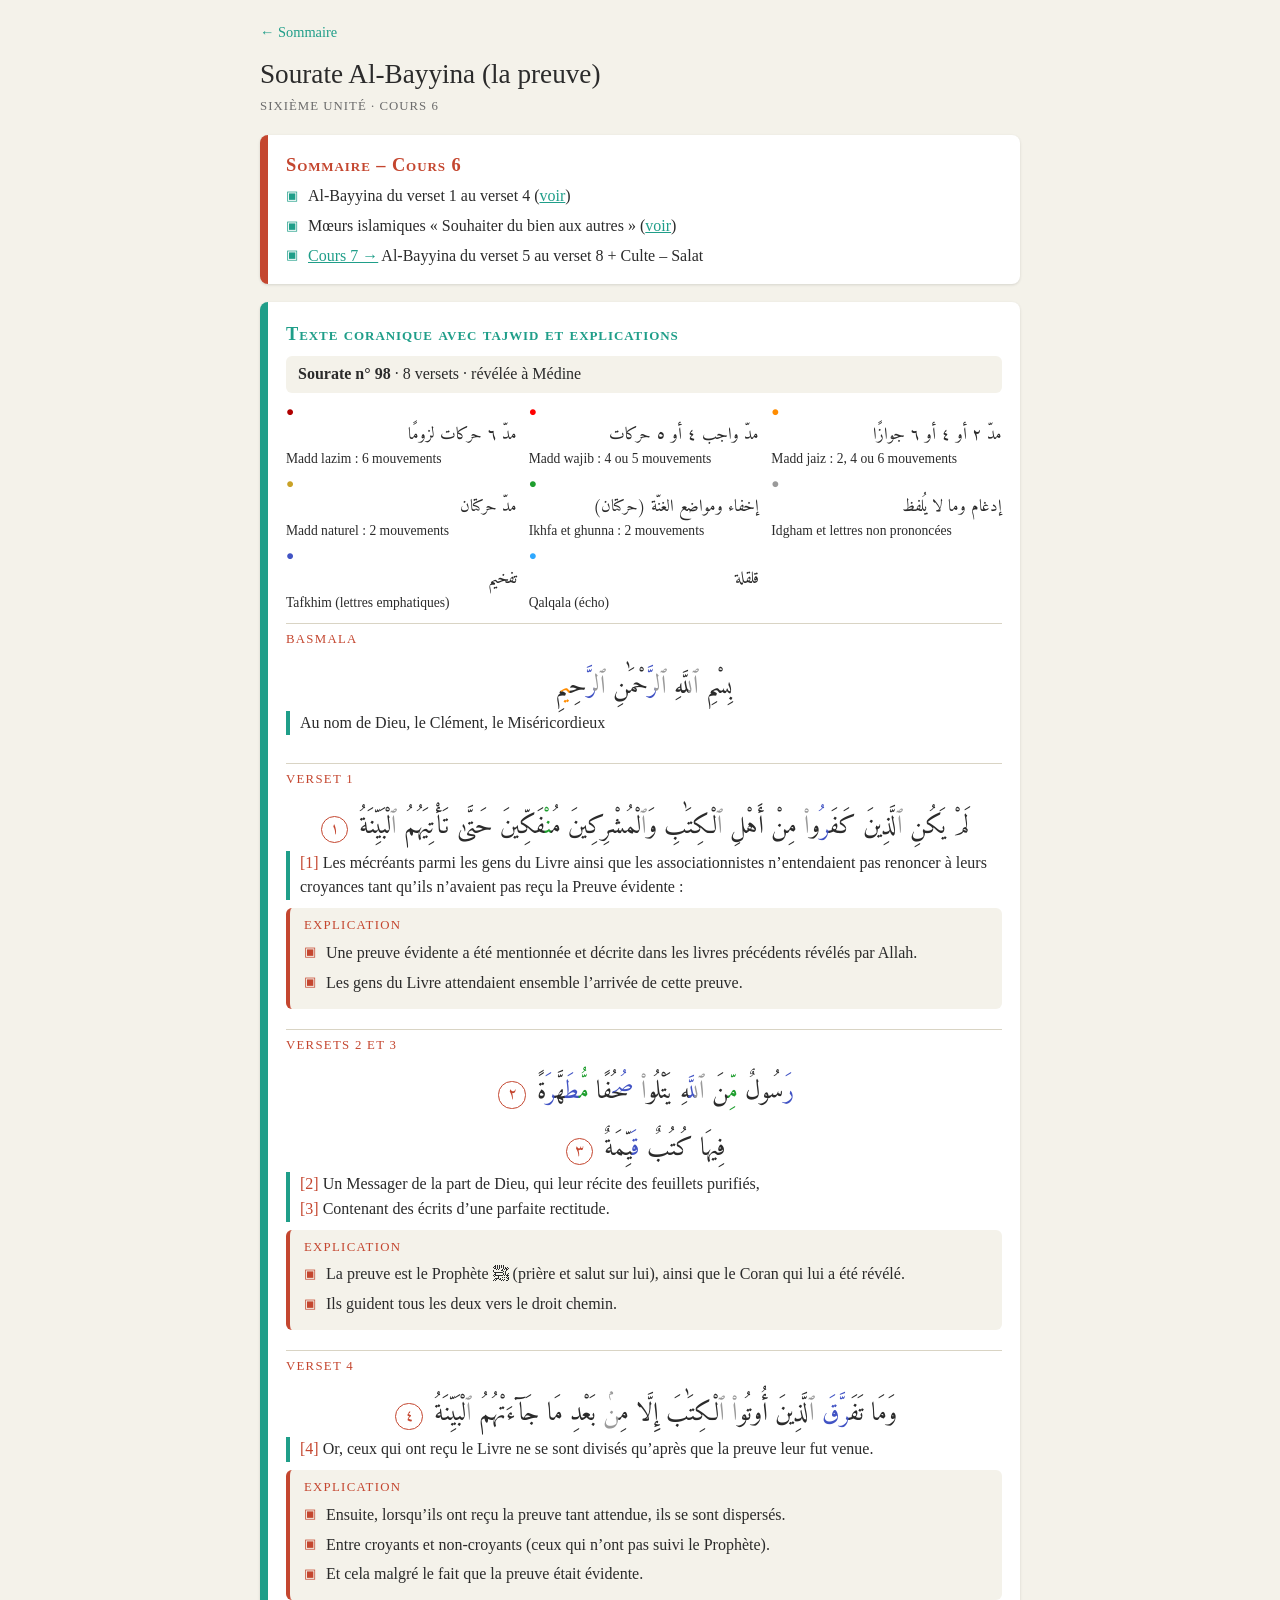
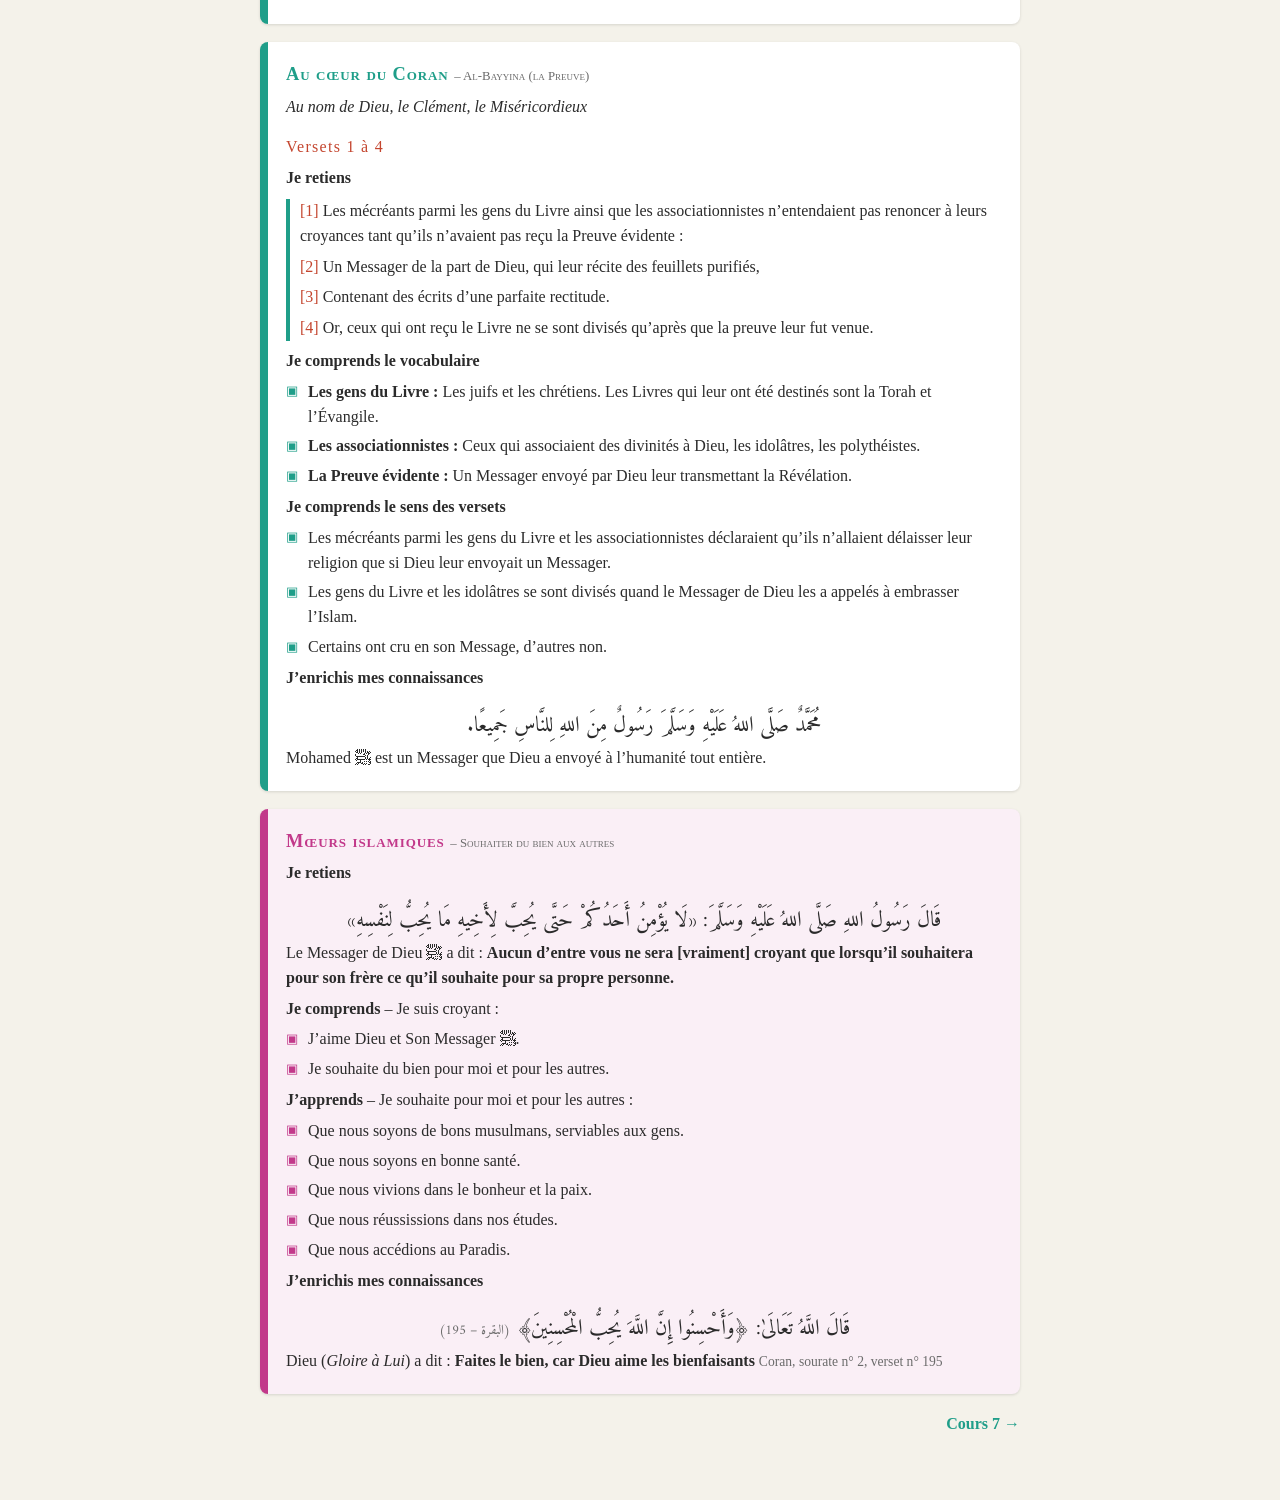
<file: cours/Cours6_al-bayyina.html>
<!DOCTYPE html>
<html lang="fr">
<head>
<meta charset="UTF-8">
<meta name="viewport" content="width=device-width, initial-scale=1">
<title>Cours 6 – Sourate Al-Bayyina (versets 1 à 4) + Mœurs islamiques</title>
<link rel="stylesheet" href="https://fonts.googleapis.com/css2?family=Amiri+Quran&family=Amiri:wght@400;700&display=swap">
<style>
:root{--bg:#f4f2ea;--card:#fff;--text:#2b2b2b;--muted:#6b6b6b;--line:#d9d4c4;--acc:#1f9e89;--hl:#c4462f;
--r6:#b00000;--r4:#ff0000;--o:#ff8c00;--y:#c9a227;--g:#1e9e2e;--s:#9a9a9a;--t:#4153c4;--q:#2ea8ff;color-scheme:light}
@media (prefers-color-scheme:dark){:root{--bg:#1d1d1b;--card:#272725;--text:#eeeae0;--muted:#a8a496;--line:#47453d;--acc:#3fcdb6;--hl:#ff8a6b;
--r6:#ff4d4d;--r4:#ff5555;--o:#ffa733;--y:#e0b94a;--g:#4cd864;--s:#9a9a9a;--t:#8c9cff;--q:#5cc0ff;color-scheme:dark}}
*{box-sizing:border-box}
body{margin:0;padding:20px 14px 40px;background:var(--bg);color:var(--text);font-family:Georgia,serif;line-height:1.55}
main{max-width:760px;margin:0 auto}
a.back{color:var(--acc);text-decoration:none;font-size:.9rem}
h1{margin:8px 0 2px;font-weight:normal;font-size:1.7rem}
.sub{color:var(--muted);margin:0 0 18px;letter-spacing:.08em;text-transform:uppercase;font-size:.8rem}
section{background:var(--card);border-radius:8px;border-left:8px solid var(--acc);padding:6px 18px 14px;margin-bottom:18px;box-shadow:0 1px 3px rgba(0,0,0,.12)}
h2{font-size:1.15rem;margin:12px 0 4px;color:var(--acc);font-variant:small-caps;letter-spacing:.05em}
h2 small{color:var(--muted);font-weight:normal;font-size:.8rem;letter-spacing:0}
h3{font-size:1rem;margin:16px 0 4px;color:var(--hl);font-weight:normal;letter-spacing:.08em}
p{margin:6px 0}
ul{list-style:none;padding:0;margin:4px 0}
li{padding-left:22px;position:relative;margin:5px 0}
li::before{content:"▣";position:absolute;left:0;color:var(--acc);font-size:.8rem;top:.2em}
.v{border-left:4px solid var(--acc);padding-left:10px;margin:8px 0}
.v b{color:var(--hl);font-weight:normal}
.ar{font-family:"Amiri Quran","Amiri","Scheherazade New","Traditional Arabic",serif;direction:rtl;text-align:center;font-size:1.7rem;line-height:2.3}
.ar.sm{font-size:1.35rem;line-height:2}
.ar i{font-style:normal}
i.r6{color:var(--r6)}i.r4{color:var(--r4)}i.o{color:var(--o)}i.y{color:var(--y)}i.g{color:var(--g)}i.s{color:var(--s)}i.t{color:var(--t)}i.q{color:var(--q)}
i.n{display:inline-block;color:var(--hl);font-size:1rem;border:1.5px solid var(--hl);border-radius:50%;min-width:1.7em;height:1.7em;line-height:1.6em;text-align:center;margin:0 4px;font-family:Amiri,serif}
.leg{display:grid;grid-template-columns:repeat(auto-fit,minmax(210px,1fr));gap:4px 12px;font-size:.85rem}
.arl{font-family:"Amiri",serif;font-weight:normal;direction:rtl;display:block;font-size:1.05rem}
.leg span::before{content:"●";margin-right:6px}
.leg .l1::before{color:var(--r6)}.leg .l2::before{color:var(--r4)}.leg .l3::before{color:var(--o)}.leg .l4::before{color:var(--y)}.leg .l5::before{color:var(--g)}.leg .l6::before{color:var(--s)}.leg .l7::before{color:var(--t)}.leg .l8::before{color:var(--q)}
.ref{color:var(--muted);font-size:.85rem}
.tbd{color:var(--muted);font-style:italic}
.opts{display:flex;flex-wrap:wrap;gap:8px;margin:4px 0 10px}
.opts span{border:1px solid var(--line);padding:6px 12px;border-radius:4px}
.lines p{border-bottom:1px dotted var(--muted);height:1.9em;margin:4px 0}
.lines p::before{content:"⊙ ";color:var(--acc)}
table{width:100%;border-collapse:collapse;margin:8px 0}
td,th{border:1px solid var(--line);padding:8px;height:2.4em;text-align:center;font-weight:normal}
.mots{text-align:center;color:var(--muted)}
.pres{background:var(--bg);border-radius:6px;padding:6px 12px;margin:8px 0}
.verse{border-top:1px solid var(--line);padding:6px 0 10px;margin-top:10px}
.vl{margin:0;color:var(--hl);letter-spacing:.1em;text-transform:uppercase;font-size:.8rem}
.verse .ar{font-size:1.6rem;line-height:2.2}
.fr{border-left:4px solid var(--acc);padding-left:10px;margin:4px 0 8px}
.fr b{color:var(--hl);font-weight:normal}
.expl{background:var(--bg);border-left:4px solid var(--hl);border-radius:6px;padding:4px 14px 8px}
.expl h4{margin:4px 0;color:var(--hl);font-weight:normal;letter-spacing:.1em;text-transform:uppercase;font-size:.8rem}
.expl li::before{color:var(--hl)}
.key{background:var(--card);border-radius:6px;padding:8px 12px;font-weight:bold}
section.moeurs{--acc:#c2398a;--hl:#c2398a;background:color-mix(in srgb,#c2398a 8%,var(--card))}
@media (prefers-color-scheme:dark){section.moeurs{--acc:#ff7ac0;--hl:#ff7ac0}}
html{scroll-behavior:smooth}
section,.verse{scroll-margin-top:12px}
.toc{background:var(--card);border-radius:8px;border-left:8px solid var(--hl);padding:4px 18px 10px;margin-bottom:18px;box-shadow:0 1px 3px rgba(0,0,0,.12)}
.toc h2{color:var(--hl)}
.toc a{color:var(--acc)}
.nav2{display:flex;justify-content:space-between;gap:12px;margin:8px 0 24px}
.nav2 a{color:var(--acc);text-decoration:none;font-weight:bold}
</style>
</head>
<body>
<main>
<a class="back" href="sommaire.html">← Sommaire</a>
<h1>Sourate Al-Bayyina (la preuve)</h1>
<p class="sub">Sixième unité · Cours 6</p>

<nav class="toc"><h2>Sommaire – Cours 6</h2>
<ul>
<li>Al-Bayyina du verset 1 au verset 4 (<a href="#v1">voir</a>)</li>
<li>Mœurs islamiques « Souhaiter du bien aux autres » (<a href="#moeurs">voir</a>)</li>
<li><a href="Cours7_al-bayyina.html">Cours 7 →</a> Al-Bayyina du verset 5 au verset 8 + Culte – Salat</li>
</ul></nav>

<section>
<h2>Texte coranique avec tajwid et explications</h2>
<p class="pres"><b>Sourate n° 98</b> · 8 versets · révélée à Médine</p>
<div class="leg">
<span class="l1"><b class="arl">مدّ ٦ حركات لزومًا</b> Madd lazim : 6 mouvements</span>
<span class="l2"><b class="arl">مدّ واجب ٤ أو ٥ حركات</b> Madd wajib : 4 ou 5 mouvements</span>
<span class="l3"><b class="arl">مدّ ٢ أو ٤ أو ٦ جوازًا</b> Madd jaiz : 2, 4 ou 6 mouvements</span>
<span class="l4"><b class="arl">مدّ حركتان</b> Madd naturel : 2 mouvements</span>
<span class="l5"><b class="arl">إخفاء ومواضع الغنّة (حركتان)</b> Ikhfa et ghunna : 2 mouvements</span>
<span class="l6"><b class="arl">إدغام وما لا يُلفظ</b> Idgham et lettres non prononcées</span>
<span class="l7"><b class="arl">تفخيم</b> Tafkhim (lettres emphatiques)</span>
<span class="l8"><b class="arl">قلقلة</b> Qalqala (écho)</span></div>
<div class="verse"><p class="vl">Basmala</p><div class="ar">بِسْمِ <i class="s">ٱل</i>لَّهِ <i class="s">ٱل</i><i class="t">رَّ</i>حْمَ<i class="y">ٰ</i>نِ <i class="s">ٱل</i><i class="t">رَّ</i>حِ<i class="o">ي</i>مِ</div><div class="fr">Au nom de Dieu, le Clément, le Miséricordieux</div></div>
<div class="verse" id="v1"><p class="vl">Verset 1</p><div class="ar">لَمْ يَكُنِ <i class="s">ٱ</i>لَّذِينَ كَفَ<i class="t">رُ</i>و<i class="s">ا۟</i> مِنْ أَهْلِ <i class="s">ٱ</i>لْكِتَ<i class="y">ٰ</i>بِ وَ<i class="s">ٱ</i>لْمُشْرِكِينَ مُ<i class="g">نْ</i>فَكِّينَ حَتَّى<i class="y">ٰ</i> تَأْتِيَهُمُ <i class="s">ٱ</i>لْبَيِّنَةُ <i class="n">١</i></div><div class="fr"><b>[1]</b> Les mécréants parmi les gens du Livre ainsi que les associationnistes n’entendaient pas renoncer à leurs croyances tant qu’ils n’avaient pas reçu la Preuve évidente :</div><div class="expl"><h4>Explication</h4><ul><li>Une preuve évidente a été mentionnée et décrite dans les livres précédents révélés par Allah.</li><li>Les gens du Livre attendaient ensemble l’arrivée de cette preuve.</li></ul></div></div>
<div class="verse"><p class="vl">Versets 2 et 3</p><div class="ar"><i class="t">رَ</i>سُول<i class="g">ٌ</i> <i class="g">مِّ</i>نَ <i class="s">ٱل</i><i class="t">لَّ</i>هِ يَتْلُو<i class="s">ا۟</i> <i class="t">صُ</i>حُف<i class="g">ً</i>ا <i class="g">مُّ</i><i class="t">طَ</i>هَّ<i class="t">رَ</i>ة<i class="g">ً</i> <i class="n">٢</i></div><div class="ar">فِيهَا كُتُب<i class="g">ٌ</i> <i class="t">قَ</i>يِّمَة<i class="g">ٌ</i> <i class="n">٣</i></div><div class="fr"><b>[2]</b> Un Messager de la part de Dieu, qui leur récite des feuillets purifiés,<br><b>[3]</b> Contenant des écrits d’une parfaite rectitude.</div><div class="expl"><h4>Explication</h4><ul><li>La preuve est le Prophète ﷺ (prière et salut sur lui), ainsi que le Coran qui lui a été révélé.</li><li>Ils guident tous les deux vers le droit chemin.</li></ul></div></div>
<div class="verse"><p class="vl">Verset 4</p><div class="ar">وَمَا تَفَ<i class="t">رَّ</i><i class="t">قَ</i> <i class="s">ٱ</i>لَّذِينَ أُوتُو<i class="s">ا۟</i> <i class="s">ٱ</i>لْكِتَ<i class="y">ٰ</i>بَ إِلَّا مِ<i class="s">ن</i><i class="g">ۢ</i> بَعْدِ مَا جَا<i class="r4">ٓ</i>ءَتْهُمُ <i class="s">ٱ</i>لْبَيِّنَةُ <i class="n">٤</i></div><div class="fr"><b>[4]</b> Or, ceux qui ont reçu le Livre ne se sont divisés qu’après que la preuve leur fut venue.</div><div class="expl"><h4>Explication</h4><ul><li>Ensuite, lorsqu’ils ont reçu la preuve tant attendue, ils se sont dispersés.</li><li>Entre croyants et non-croyants (ceux qui n’ont pas suivi le Prophète).</li><li>Et cela malgré le fait que la preuve était évidente.</li></ul></div></div>

</section>

<section>
<h2>Au cœur du Coran <small>– Al-Bayyina (la Preuve)</small></h2>
<p><i>Au nom de Dieu, le Clément, le Miséricordieux</i></p>

<h3>Versets 1 à 4</h3>
<p><b>Je retiens</b></p>
<div class="v">
<p><b>[1]</b> Les mécréants parmi les gens du Livre ainsi que les associationnistes n’entendaient pas renoncer à leurs croyances tant qu’ils n’avaient pas reçu la Preuve évidente :</p>
<p><b>[2]</b> Un Messager de la part de Dieu, qui leur récite des feuillets purifiés,</p>
<p><b>[3]</b> Contenant des écrits d’une parfaite rectitude.</p>
<p><b>[4]</b> Or, ceux qui ont reçu le Livre ne se sont divisés qu’après que la preuve leur fut venue.</p></div>
<p><b>Je comprends le vocabulaire</b></p>
<ul>
<li><b>Les gens du Livre :</b> Les juifs et les chrétiens. Les Livres qui leur ont été destinés sont la Torah et l’Évangile.</li>
<li><b>Les associationnistes :</b> Ceux qui associaient des divinités à Dieu, les idolâtres, les polythéistes.</li>
<li><b>La Preuve évidente :</b> Un Messager envoyé par Dieu leur transmettant la Révélation.</li></ul>
<p><b>Je comprends le sens des versets</b></p>
<ul>
<li>Les mécréants parmi les gens du Livre et les associationnistes déclaraient qu’ils n’allaient délaisser leur religion que si Dieu leur envoyait un Messager.</li>
<li>Les gens du Livre et les idolâtres se sont divisés quand le Messager de Dieu les a appelés à embrasser l’Islam.</li>
<li>Certains ont cru en son Message, d’autres non.</li></ul>
<p><b>J’enrichis mes connaissances</b></p>
<div class="ar sm">مُحَمَّدٌ صَلَّى اللهُ عَلَيْهِ وَسَلَّمَ رَسُولٌ مِنَ اللهِ لِلنَّاسِ جَمِيعًا.</div>
<p>Mohamed ﷺ est un Messager que Dieu a envoyé à l’humanité tout entière.</p>

</section>

<section class="moeurs" id="moeurs">
<h2>Mœurs islamiques <small>– Souhaiter du bien aux autres</small></h2>
<p><b>Je retiens</b></p>
<div class="ar sm">قَالَ رَسُولُ اللهِ صَلَّى اللهُ عَلَيْهِ وَسَلَّمَ: «لَا يُؤْمِنُ أَحَدُكُمْ حَتَّى يُحِبَّ لِأَخِيهِ مَا يُحِبُّ لِنَفْسِهِ»</div>
<p>Le Messager de Dieu ﷺ a dit : <b>Aucun d’entre vous ne sera [vraiment] croyant que lorsqu’il souhaitera pour son frère ce qu’il souhaite pour sa propre personne.</b></p>
<p><b>Je comprends</b> – Je suis croyant :</p>
<ul><li>J’aime Dieu et Son Messager ﷺ.</li><li>Je souhaite du bien pour moi et pour les autres.</li></ul>
<p><b>J’apprends</b> – Je souhaite pour moi et pour les autres :</p>
<ul><li>Que nous soyons de bons musulmans, serviables aux gens.</li><li>Que nous soyons en bonne santé.</li><li>Que nous vivions dans le bonheur et la paix.</li><li>Que nous réussissions dans nos études.</li><li>Que nous accédions au Paradis.</li></ul>
<p><b>J’enrichis mes connaissances</b></p>
<div class="ar sm">قَالَ اللَّهُ تَعَالَىٰ: ﴿وَأَحْسِنُوا إِنَّ اللَّهَ يُحِبُّ الْمُحْسِنِينَ﴾ <span class="ref">(البقرة – 195)</span></div>
<p>Dieu (<i>Gloire à Lui</i>) a dit : <b>Faites le bien, car Dieu aime les bienfaisants</b> <span class="ref">Coran, sourate n° 2, verset n° 195</span></p>
</section>
<p class="nav2"><span></span><a href="Cours7_al-bayyina.html">Cours 7 →</a></p>
</main>
</body>
</html>
</file>
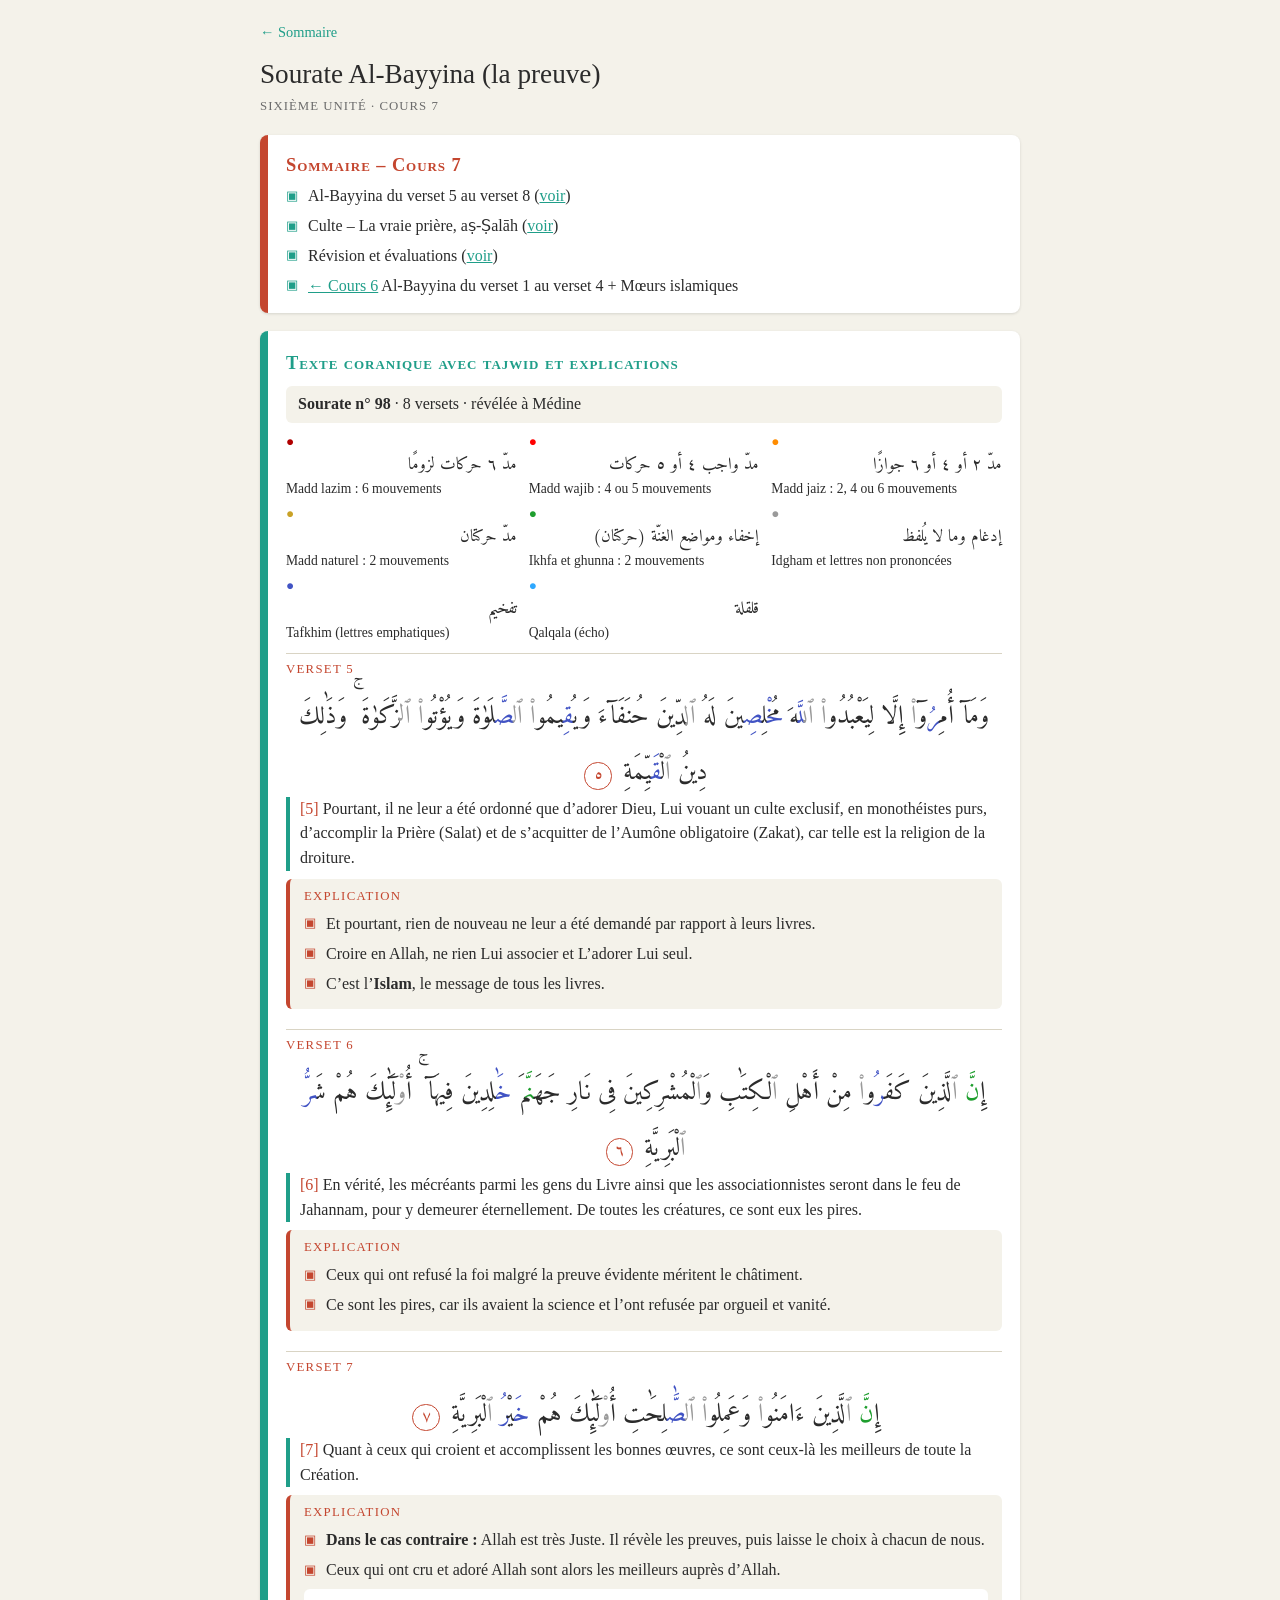
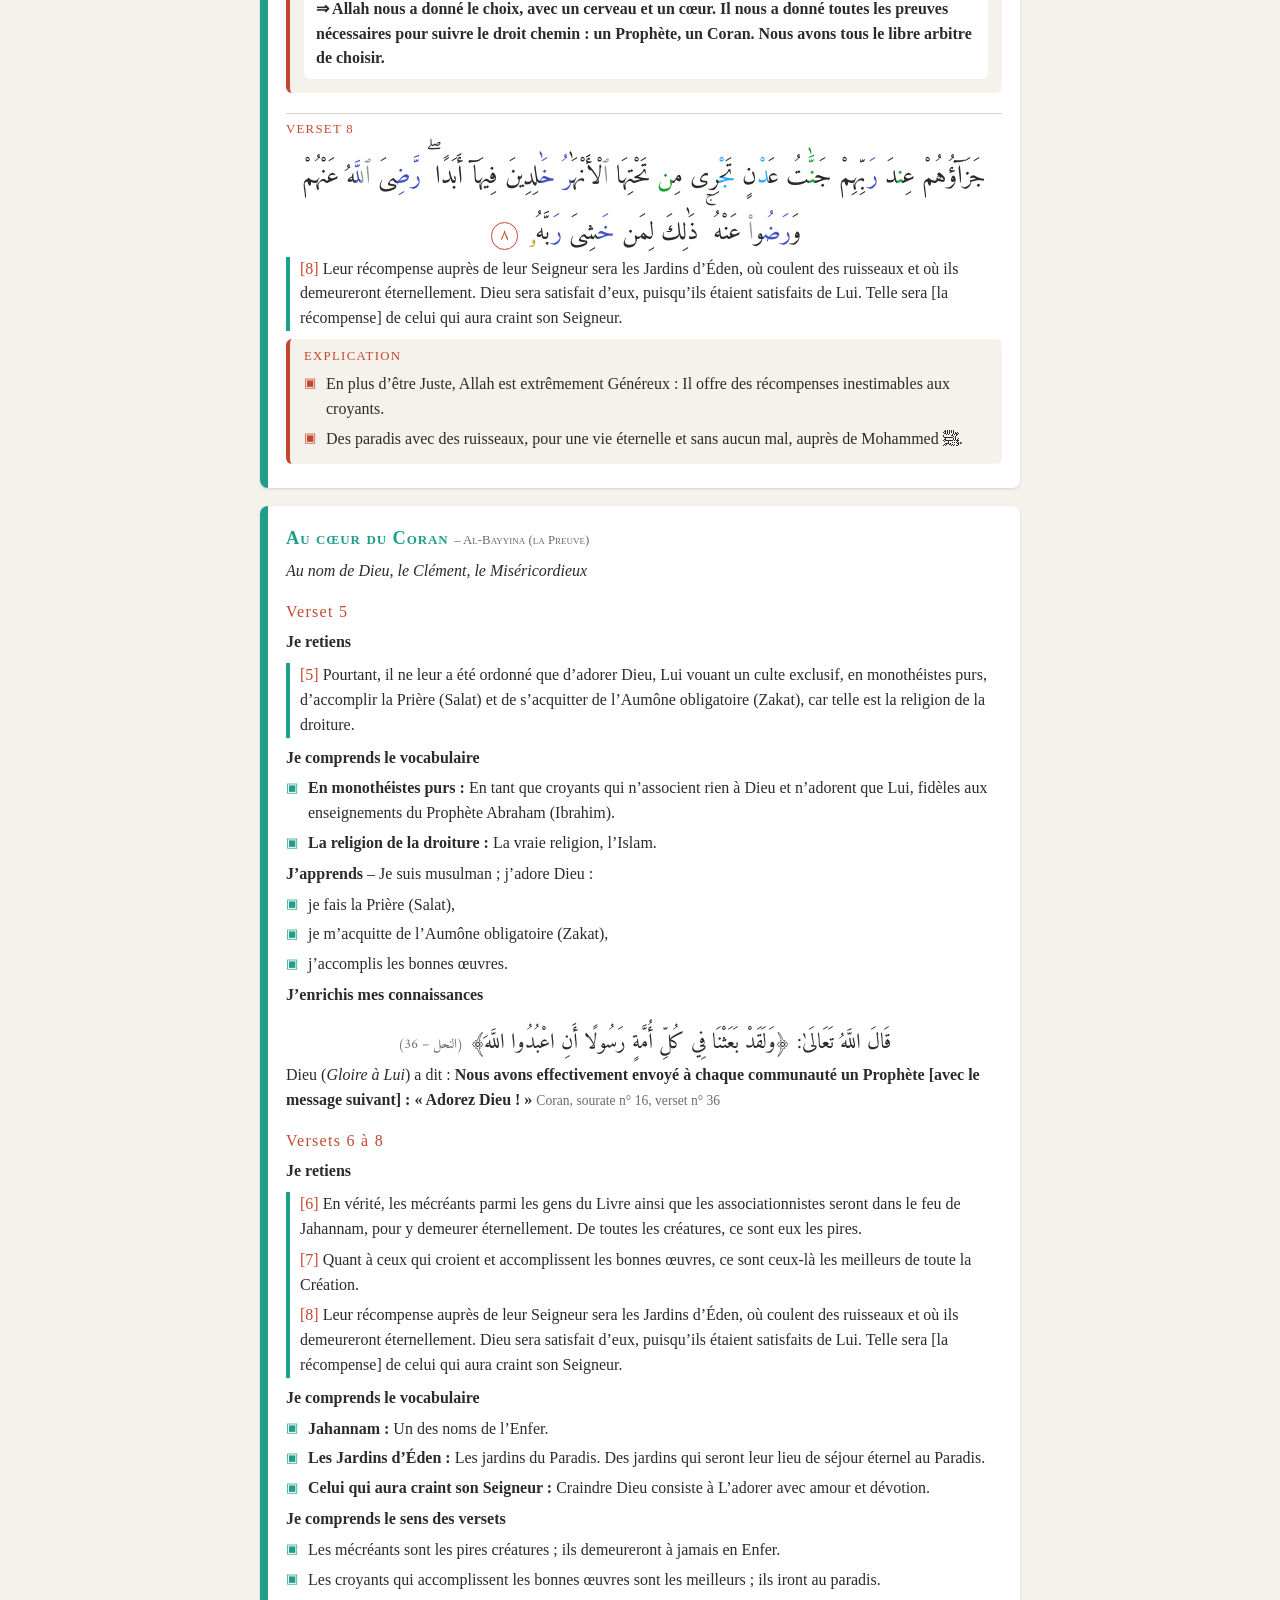
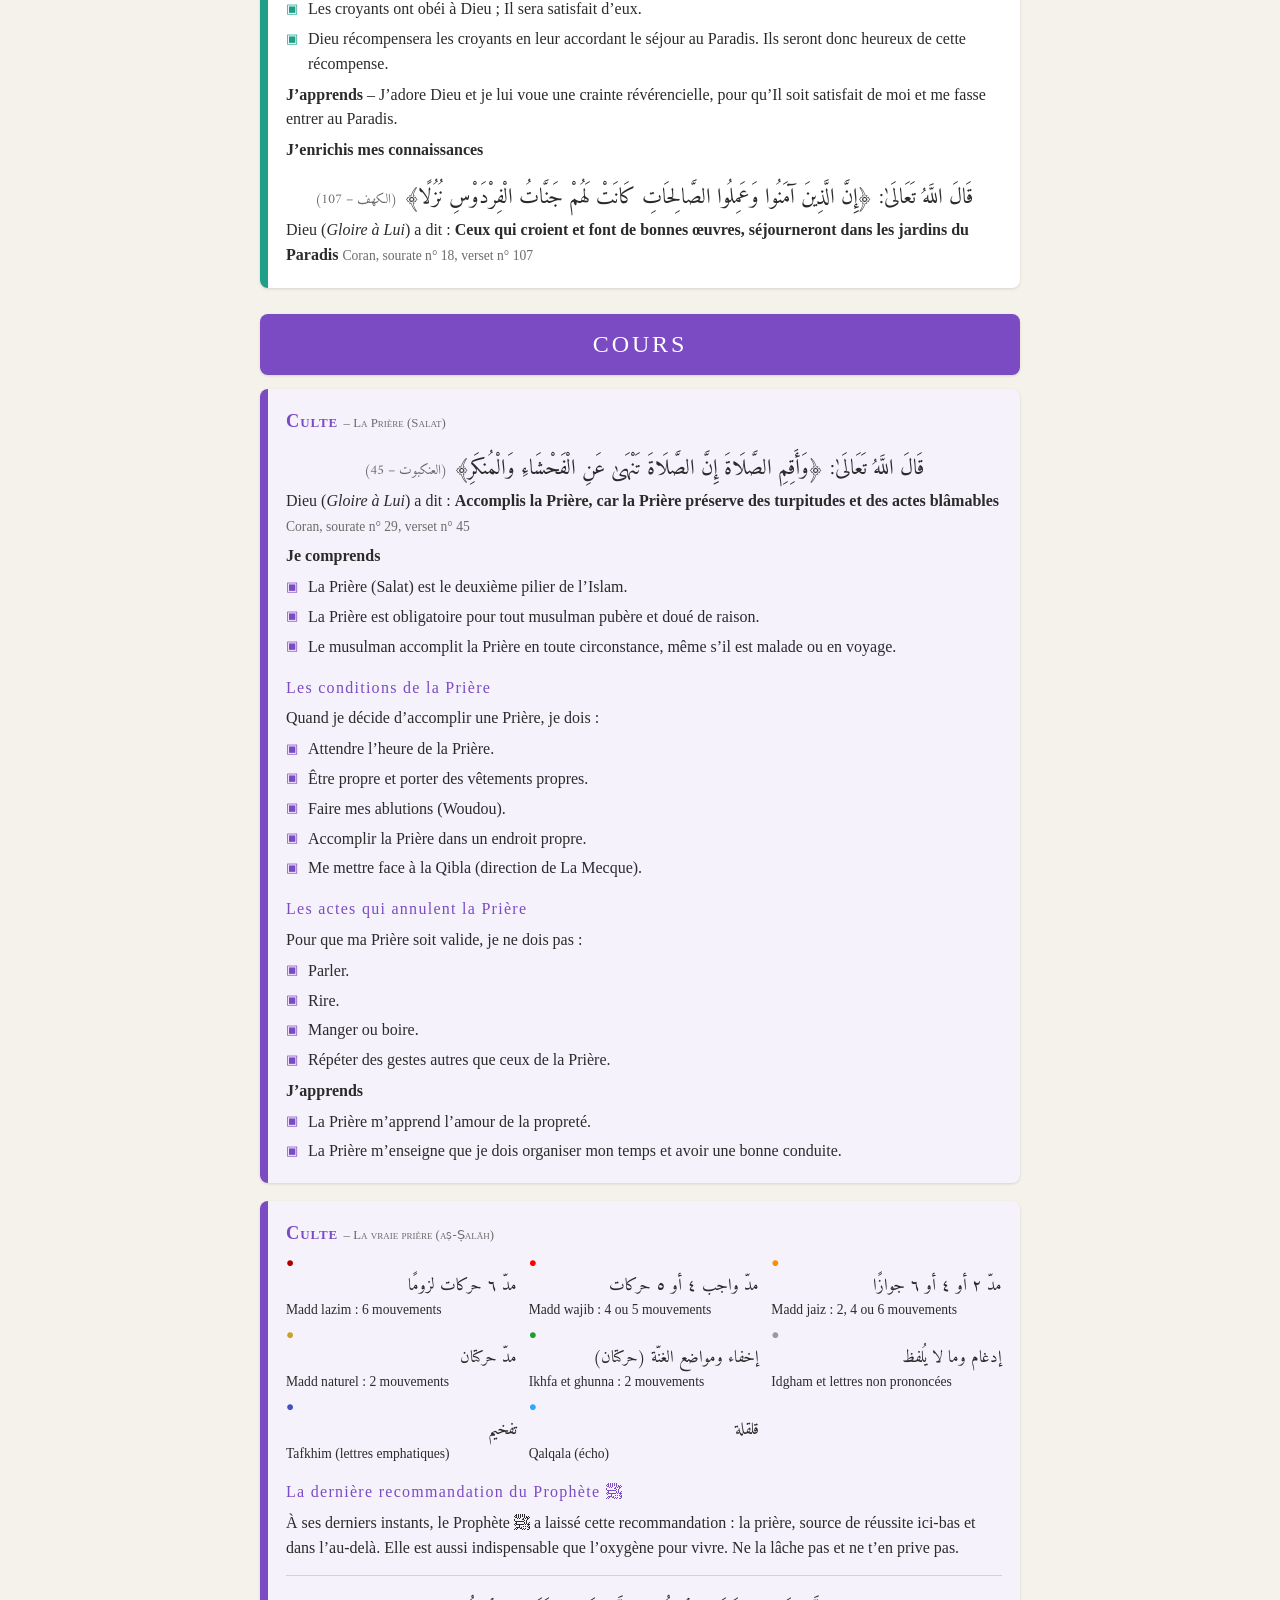
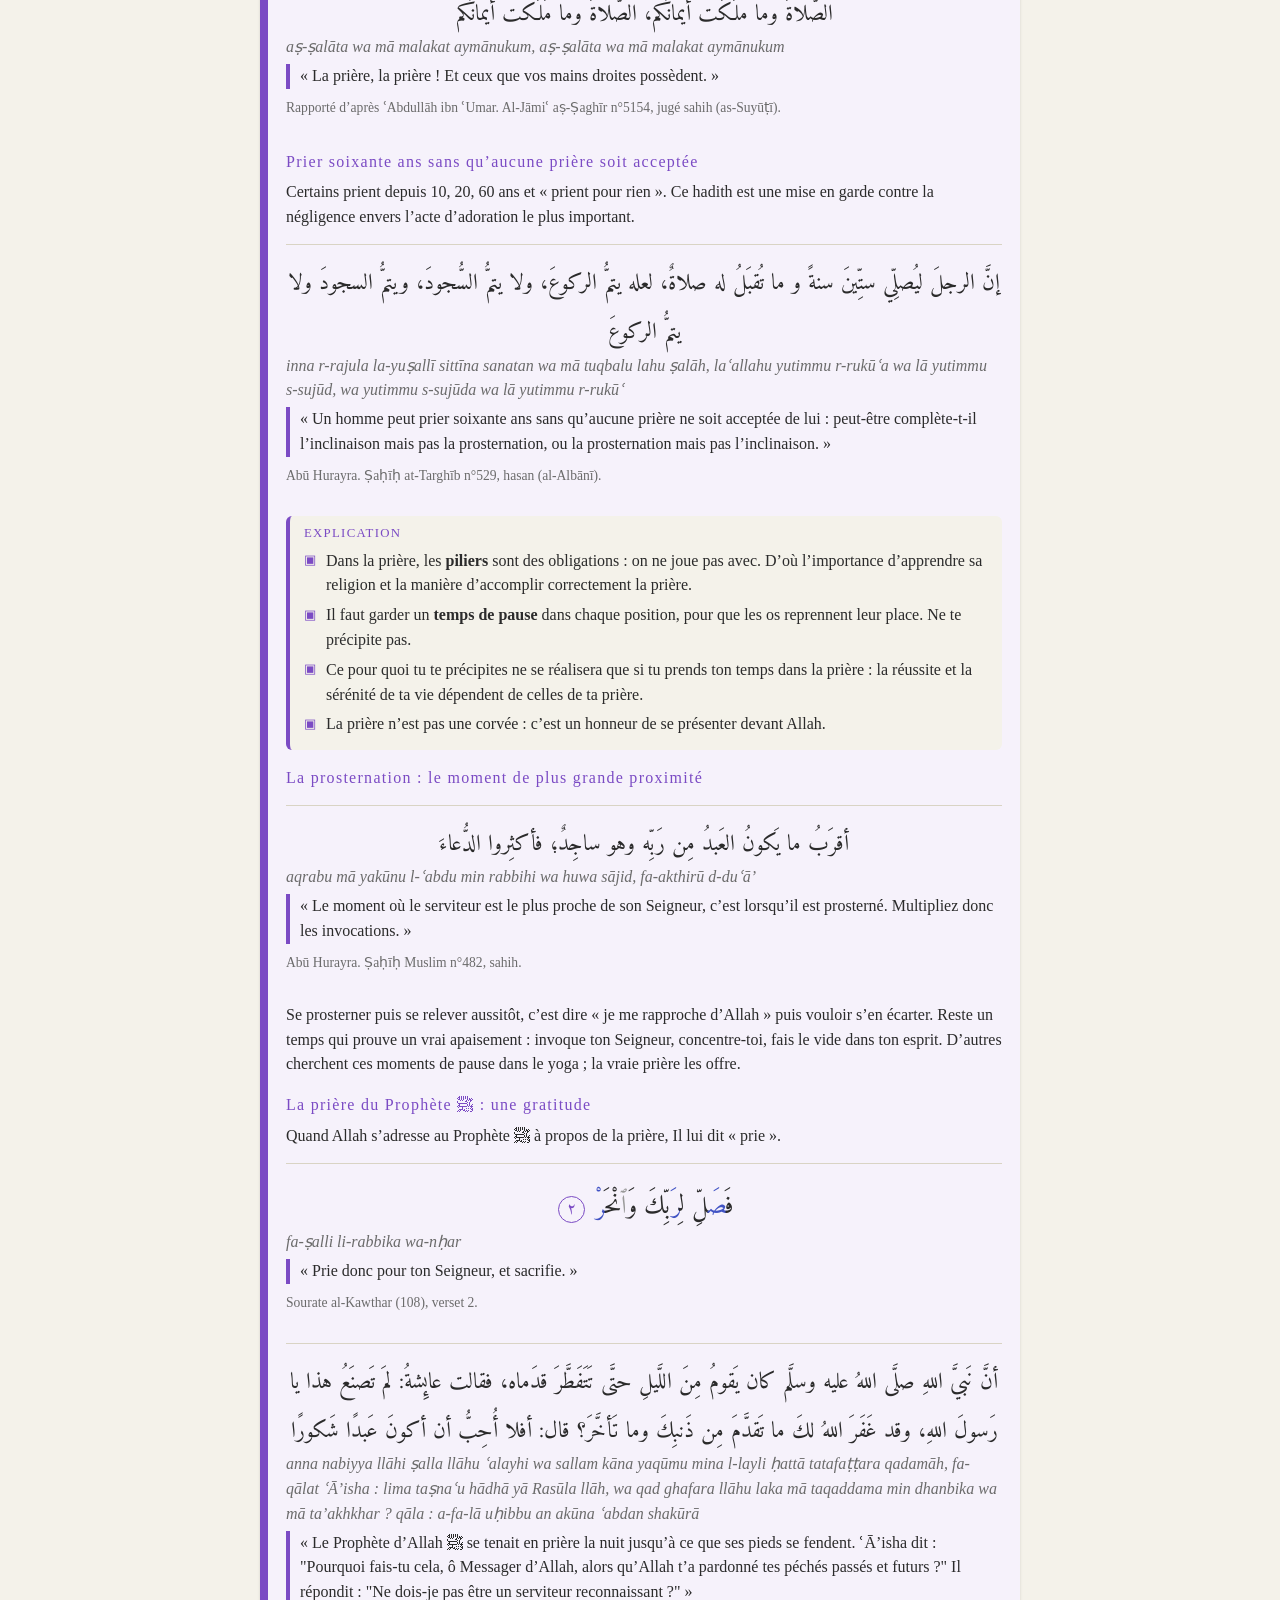
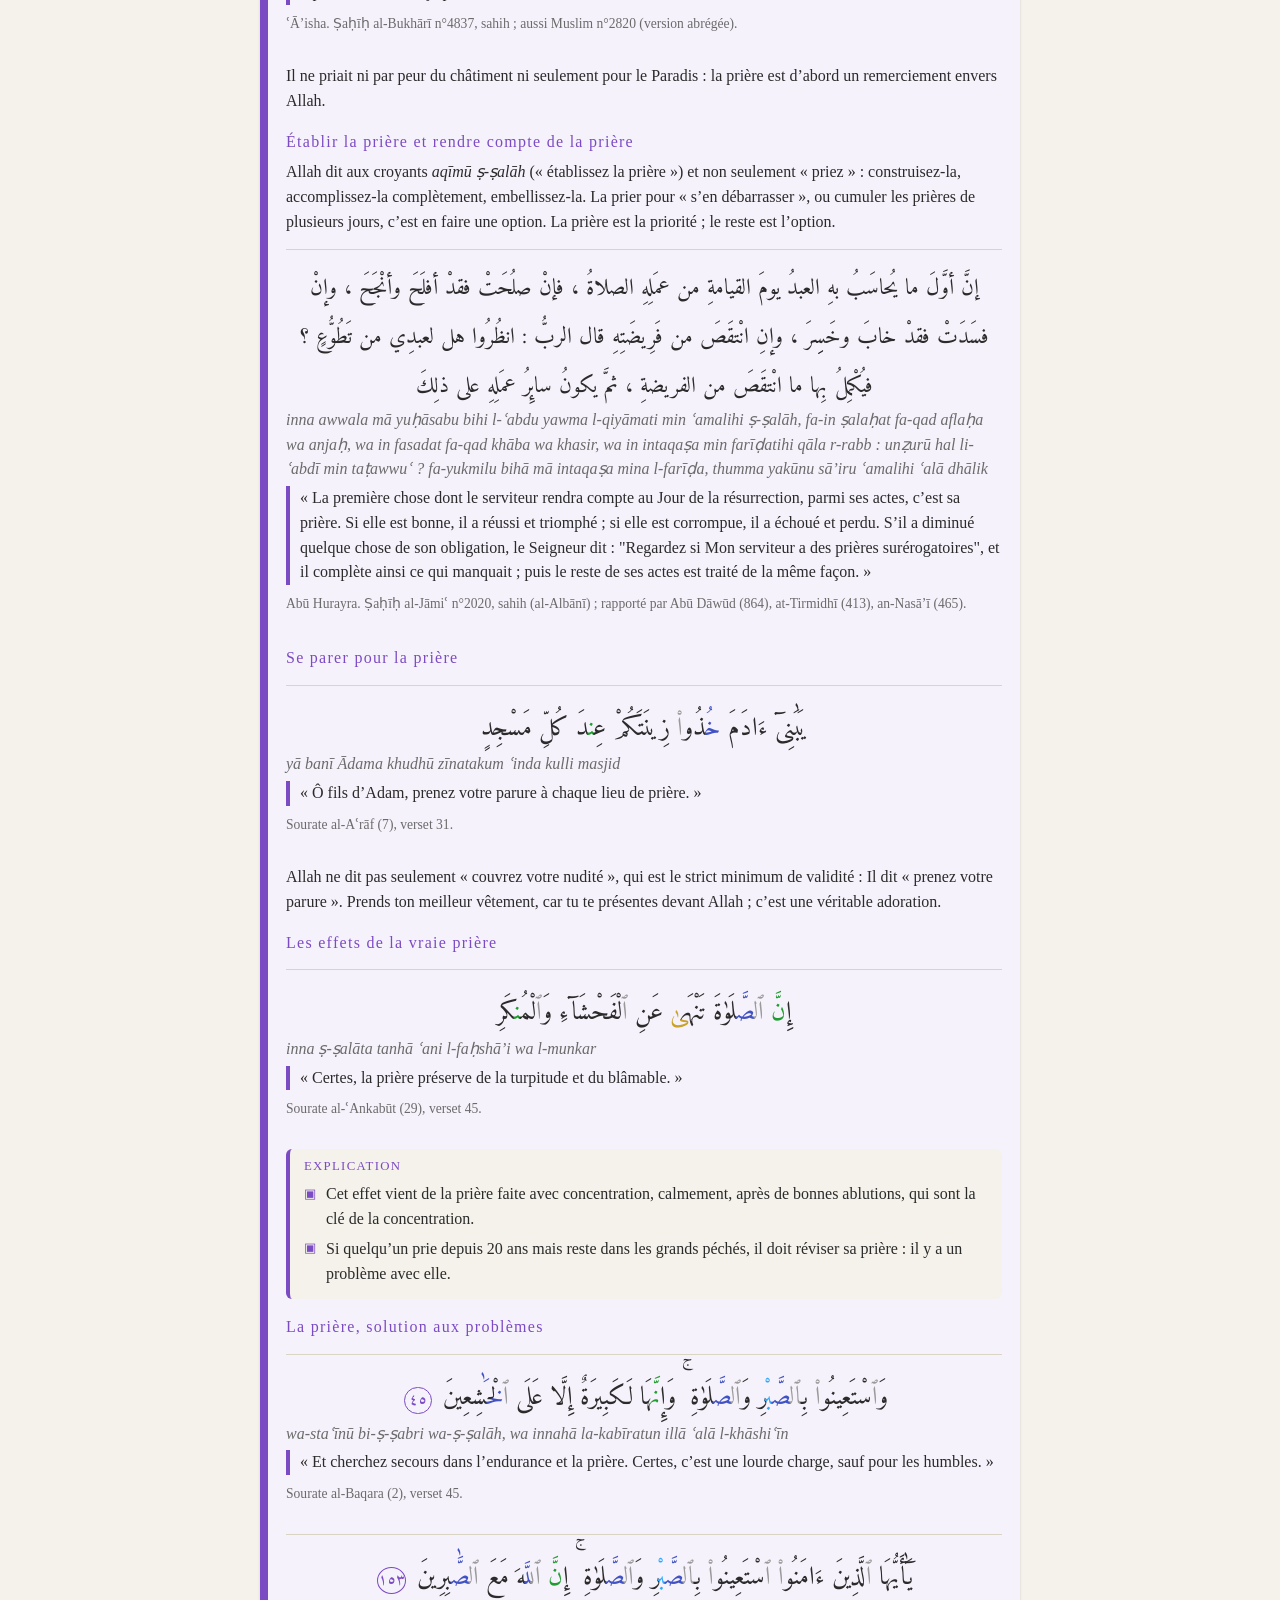
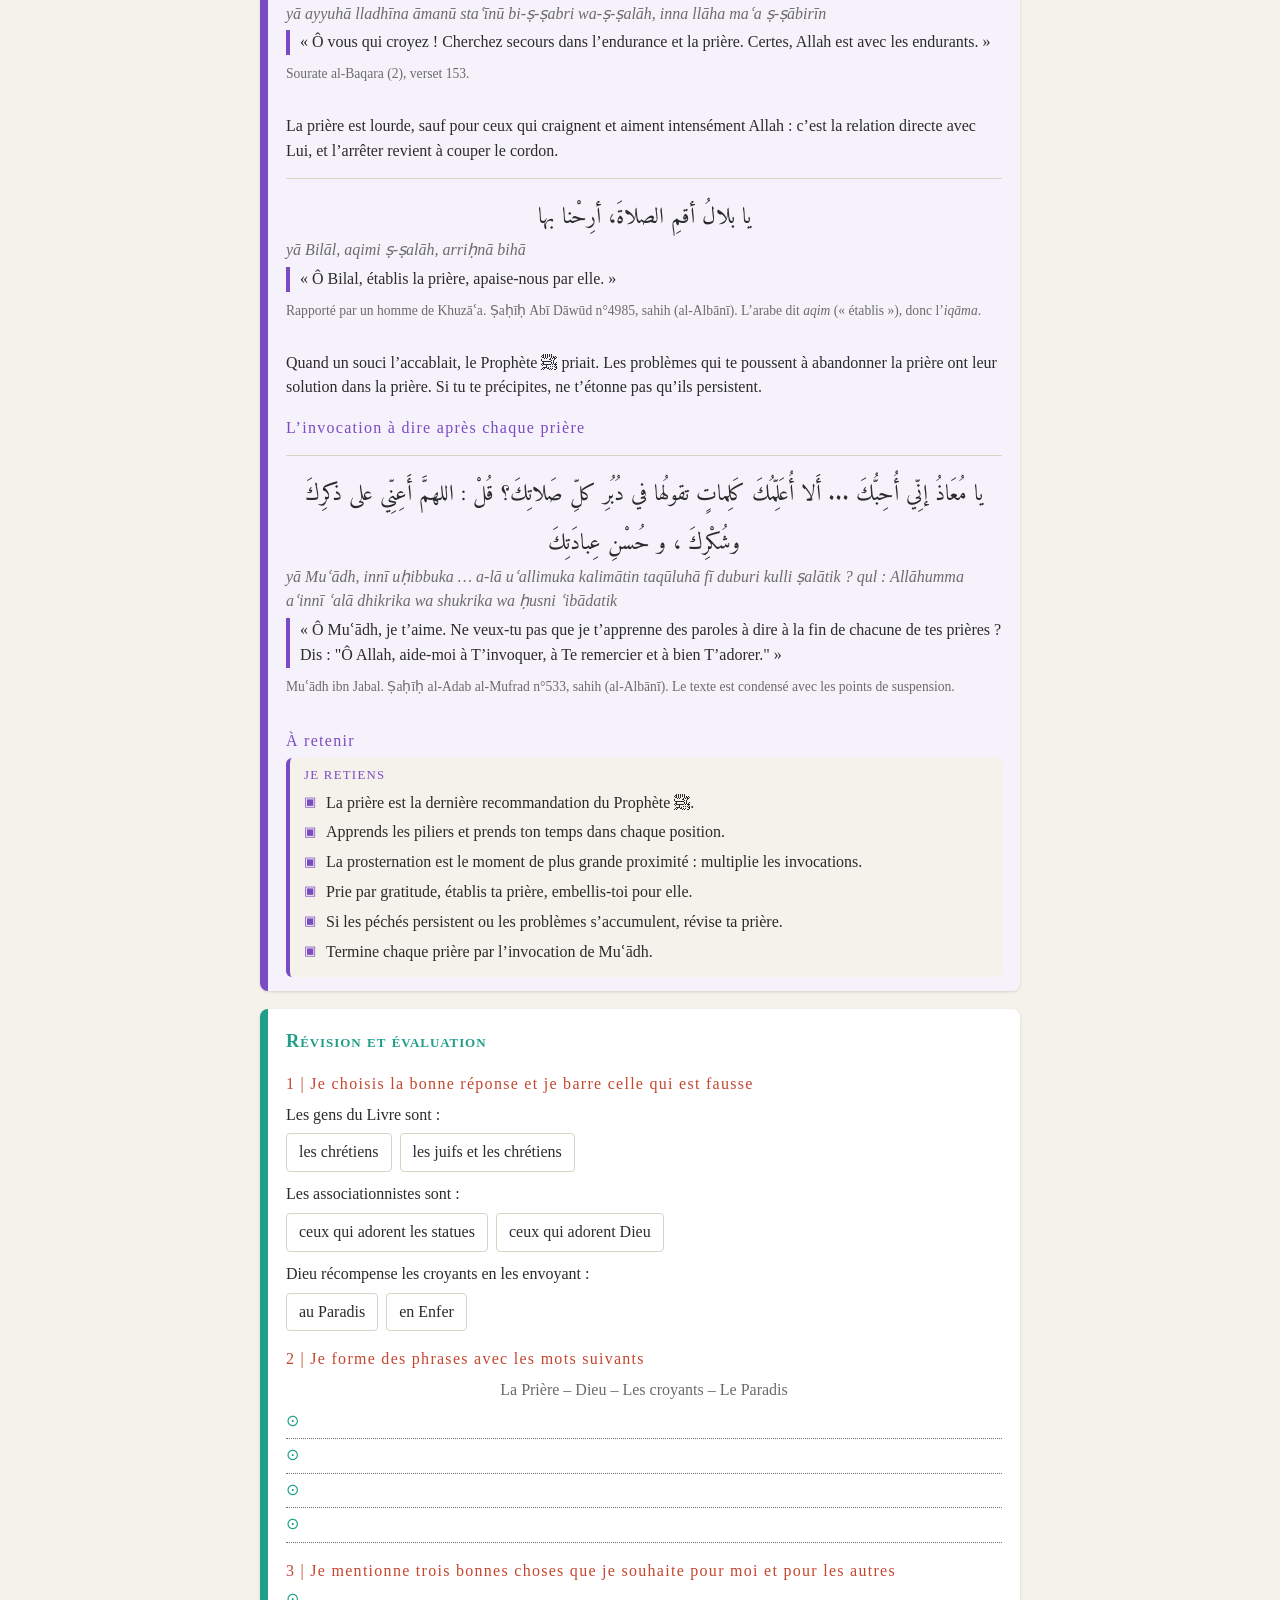
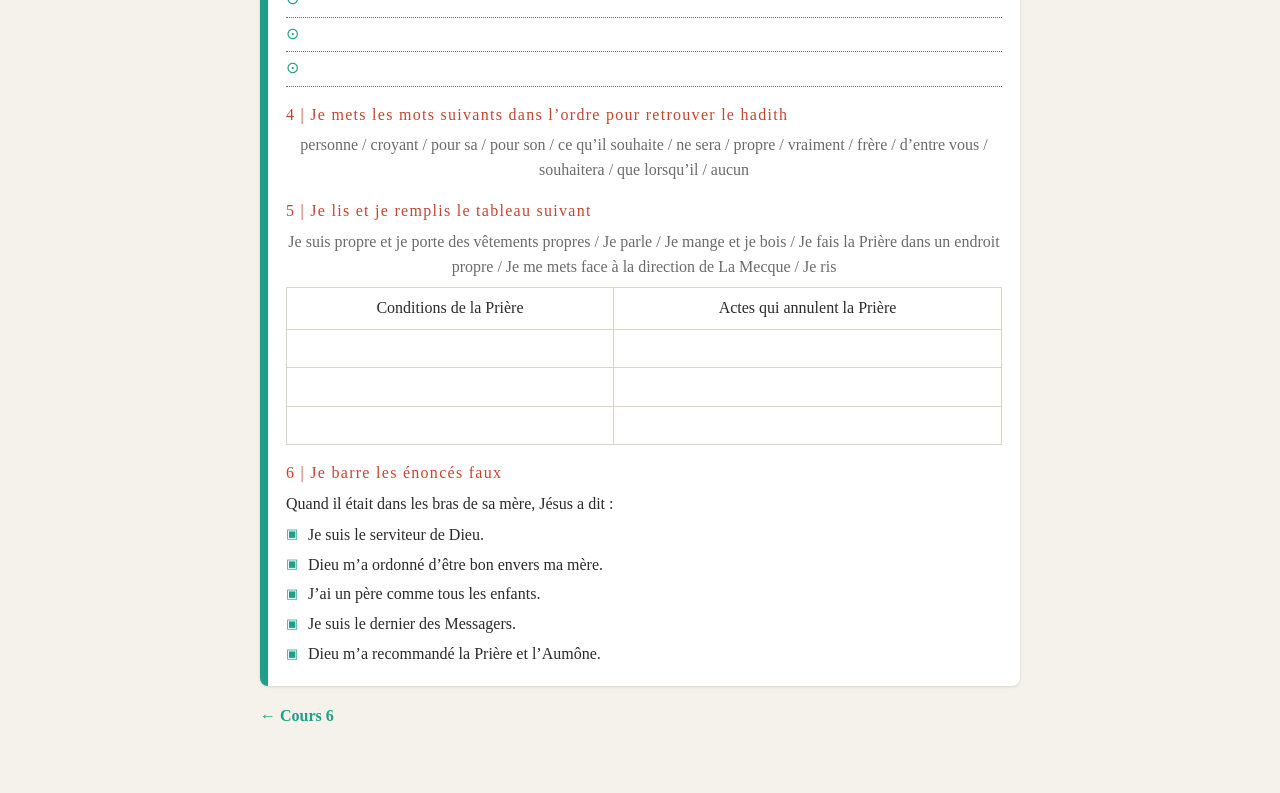
<file: cours/Cours7_al-bayyina.html>
<!DOCTYPE html>
<html lang="fr">
<head>
<meta charset="UTF-8">
<meta name="viewport" content="width=device-width, initial-scale=1">
<title>Cours 7 – Sourate Al-Bayyina (versets 5 à 8) + Culte – Salat</title>
<link rel="stylesheet" href="https://fonts.googleapis.com/css2?family=Amiri+Quran&family=Amiri:wght@400;700&display=swap">
<style>
:root{--bg:#f4f2ea;--card:#fff;--text:#2b2b2b;--muted:#6b6b6b;--line:#d9d4c4;--acc:#1f9e89;--hl:#c4462f;
--r6:#b00000;--r4:#ff0000;--o:#ff8c00;--y:#c9a227;--g:#1e9e2e;--s:#9a9a9a;--t:#4153c4;--q:#2ea8ff;color-scheme:light}
@media (prefers-color-scheme:dark){:root{--bg:#1d1d1b;--card:#272725;--text:#eeeae0;--muted:#a8a496;--line:#47453d;--acc:#3fcdb6;--hl:#ff8a6b;
--r6:#ff4d4d;--r4:#ff5555;--o:#ffa733;--y:#e0b94a;--g:#4cd864;--s:#9a9a9a;--t:#8c9cff;--q:#5cc0ff;color-scheme:dark}}
*{box-sizing:border-box}
body{margin:0;padding:20px 14px 40px;background:var(--bg);color:var(--text);font-family:Georgia,serif;line-height:1.55}
main{max-width:760px;margin:0 auto}
a.back{color:var(--acc);text-decoration:none;font-size:.9rem}
h1{margin:8px 0 2px;font-weight:normal;font-size:1.7rem}
.sub{color:var(--muted);margin:0 0 18px;letter-spacing:.08em;text-transform:uppercase;font-size:.8rem}
section{background:var(--card);border-radius:8px;border-left:8px solid var(--acc);padding:6px 18px 14px;margin-bottom:18px;box-shadow:0 1px 3px rgba(0,0,0,.12)}
h2{font-size:1.15rem;margin:12px 0 4px;color:var(--acc);font-variant:small-caps;letter-spacing:.05em}
h2 small{color:var(--muted);font-weight:normal;font-size:.8rem;letter-spacing:0}
h3{font-size:1rem;margin:16px 0 4px;color:var(--hl);font-weight:normal;letter-spacing:.08em}
p{margin:6px 0}
ul{list-style:none;padding:0;margin:4px 0}
li{padding-left:22px;position:relative;margin:5px 0}
li::before{content:"▣";position:absolute;left:0;color:var(--acc);font-size:.8rem;top:.2em}
.v{border-left:4px solid var(--acc);padding-left:10px;margin:8px 0}
.v b{color:var(--hl);font-weight:normal}
.ar{font-family:"Amiri Quran","Amiri","Scheherazade New","Traditional Arabic",serif;direction:rtl;text-align:center;font-size:1.7rem;line-height:2.3}
.ar.sm{font-size:1.35rem;line-height:2}
.ar i{font-style:normal}
i.r6{color:var(--r6)}i.r4{color:var(--r4)}i.o{color:var(--o)}i.y{color:var(--y)}i.g{color:var(--g)}i.s{color:var(--s)}i.t{color:var(--t)}i.q{color:var(--q)}
i.n{display:inline-block;color:var(--hl);font-size:1rem;border:1.5px solid var(--hl);border-radius:50%;min-width:1.7em;height:1.7em;line-height:1.6em;text-align:center;margin:0 4px;font-family:Amiri,serif}
.leg{display:grid;grid-template-columns:repeat(auto-fit,minmax(210px,1fr));gap:4px 12px;font-size:.85rem}
.arl{font-family:"Amiri",serif;font-weight:normal;direction:rtl;display:block;font-size:1.05rem}
.leg span::before{content:"●";margin-right:6px}
.leg .l1::before{color:var(--r6)}.leg .l2::before{color:var(--r4)}.leg .l3::before{color:var(--o)}.leg .l4::before{color:var(--y)}.leg .l5::before{color:var(--g)}.leg .l6::before{color:var(--s)}.leg .l7::before{color:var(--t)}.leg .l8::before{color:var(--q)}
.ref{color:var(--muted);font-size:.85rem}
.tbd{color:var(--muted);font-style:italic}
.opts{display:flex;flex-wrap:wrap;gap:8px;margin:4px 0 10px}
.opts span{border:1px solid var(--line);padding:6px 12px;border-radius:4px}
.lines p{border-bottom:1px dotted var(--muted);height:1.9em;margin:4px 0}
.lines p::before{content:"⊙ ";color:var(--acc)}
table{width:100%;border-collapse:collapse;margin:8px 0}
td,th{border:1px solid var(--line);padding:8px;height:2.4em;text-align:center;font-weight:normal}
.mots{text-align:center;color:var(--muted)}
.pres{background:var(--bg);border-radius:6px;padding:6px 12px;margin:8px 0}
.verse{border-top:1px solid var(--line);padding:6px 0 10px;margin-top:10px}
.vl{margin:0;color:var(--hl);letter-spacing:.1em;text-transform:uppercase;font-size:.8rem}
.verse .ar{font-size:1.6rem;line-height:2.2}
.fr{border-left:4px solid var(--acc);padding-left:10px;margin:4px 0 8px}
.fr b{color:var(--hl);font-weight:normal}
.expl{background:var(--bg);border-left:4px solid var(--hl);border-radius:6px;padding:4px 14px 8px}
.expl h4{margin:4px 0;color:var(--hl);font-weight:normal;letter-spacing:.1em;text-transform:uppercase;font-size:.8rem}
.expl li::before{color:var(--hl)}
.key{background:var(--card);border-radius:6px;padding:8px 12px;font-weight:bold}
section.moeurs{--acc:#c2398a;--hl:#c2398a;background:color-mix(in srgb,#c2398a 8%,var(--card))}
@media (prefers-color-scheme:dark){section.moeurs{--acc:#ff7ac0;--hl:#ff7ac0}}
html{scroll-behavior:smooth}
section,.verse{scroll-margin-top:12px}
.toc{background:var(--card);border-radius:8px;border-left:8px solid var(--hl);padding:4px 18px 10px;margin-bottom:18px;box-shadow:0 1px 3px rgba(0,0,0,.12)}
.toc h2{color:var(--hl)}
.toc a{color:var(--acc)}
.nav2{display:flex;justify-content:space-between;gap:12px;margin:8px 0 24px}
.nav2 a{color:var(--acc);text-decoration:none;font-weight:bold}
.tr{font-style:italic;color:var(--muted);margin:4px 0;overflow-wrap:anywhere}
#vraie-priere .verse{margin:14px 0}
#vraie-priere .ar.sm{font-size:1.4rem}
section.culte{--acc:#7b4bc4;--hl:#7b4bc4;background:color-mix(in srgb,#7b4bc4 7%,var(--card))}
.bloc-titre{--bt:#7b4bc4;background:var(--bt);color:#fff;text-align:center;font-size:1.5rem;letter-spacing:.12em;text-transform:uppercase;padding:12px 18px;border-radius:8px;margin:26px 0 14px;box-shadow:0 1px 3px rgba(0,0,0,.12)}
@media (prefers-color-scheme:dark){section.culte{--acc:#b794ff;--hl:#b794ff}.bloc-titre{--bt:#b794ff;color:#1d1d1b}}
</style>
</head>
<body>
<main>
<a class="back" href="sommaire.html">← Sommaire</a>
<h1>Sourate Al-Bayyina (la preuve)</h1>
<p class="sub">Sixième unité · Cours 7</p>

<nav class="toc"><h2>Sommaire – Cours 7</h2>
<ul>
<li>Al-Bayyina du verset 5 au verset 8 (<a href="#v5">voir</a>)</li>
<li>Culte – La vraie prière, aṣ-Ṣalāh (<a href="#vraie-priere">voir</a>)</li>
<li>Révision et évaluations (<a href="#revision">voir</a>)</li>
<li><a href="Cours6_al-bayyina.html">← Cours 6</a> Al-Bayyina du verset 1 au verset 4 + Mœurs islamiques</li>
</ul></nav>

<section>
<h2>Texte coranique avec tajwid et explications</h2>
<p class="pres"><b>Sourate n° 98</b> · 8 versets · révélée à Médine</p>
<div class="leg">
<span class="l1"><b class="arl">مدّ ٦ حركات لزومًا</b> Madd lazim : 6 mouvements</span>
<span class="l2"><b class="arl">مدّ واجب ٤ أو ٥ حركات</b> Madd wajib : 4 ou 5 mouvements</span>
<span class="l3"><b class="arl">مدّ ٢ أو ٤ أو ٦ جوازًا</b> Madd jaiz : 2, 4 ou 6 mouvements</span>
<span class="l4"><b class="arl">مدّ حركتان</b> Madd naturel : 2 mouvements</span>
<span class="l5"><b class="arl">إخفاء ومواضع الغنّة (حركتان)</b> Ikhfa et ghunna : 2 mouvements</span>
<span class="l6"><b class="arl">إدغام وما لا يُلفظ</b> Idgham et lettres non prononcées</span>
<span class="l7"><b class="arl">تفخيم</b> Tafkhim (lettres emphatiques)</span>
<span class="l8"><b class="arl">قلقلة</b> Qalqala (écho)</span></div>
<div class="verse" id="v5"><p class="vl">Verset 5</p><div class="ar">وَمَا<i class="r4">ٓ</i> أُمِ<i class="t">رُ</i>و<i class="r4">ٓ</i><i class="s">ا۟</i> إِلَّا لِيَعْبُدُو<i class="s">ا۟</i> <i class="s">ٱل</i><i class="t">لَّ</i>هَ مُ<i class="t">خْ</i>لِ<i class="t">صِ</i>ينَ لَهُ <i class="s">ٱل</i>دِّينَ حُنَفَا<i class="r4">ٓ</i>ءَ وَيُ<i class="t">قِ</i>يمُو<i class="s">ا۟</i> <i class="s">ٱل</i><i class="t">صَّ</i>لَو<i class="y">ٰ</i>ةَ وَيُؤْتُو<i class="s">ا۟</i> <i class="s">ٱل</i>زَّكَو<i class="y">ٰ</i>ةَ ۚ وَذَ<i class="y">ٰ</i>لِكَ دِينُ <i class="s">ٱ</i>لْ<i class="t">قَ</i>يِّمَةِ <i class="n">٥</i></div><div class="fr"><b>[5]</b> Pourtant, il ne leur a été ordonné que d’adorer Dieu, Lui vouant un culte exclusif, en monothéistes purs, d’accomplir la Prière (Salat) et de s’acquitter de l’Aumône obligatoire (Zakat), car telle est la religion de la droiture.</div><div class="expl"><h4>Explication</h4><ul><li>Et pourtant, rien de nouveau ne leur a été demandé par rapport à leurs livres.</li><li>Croire en Allah, ne rien Lui associer et L’adorer Lui seul.</li><li>C’est l’<b>Islam</b>, le message de tous les livres.</li></ul></div></div>
<div class="verse" id="v6"><p class="vl">Verset 6</p><div class="ar">إِ<i class="g">نَّ</i> <i class="s">ٱ</i>لَّذِينَ كَفَ<i class="t">رُ</i>و<i class="s">ا۟</i> مِنْ أَهْلِ <i class="s">ٱ</i>لْكِتَ<i class="y">ٰ</i>بِ وَ<i class="s">ٱ</i>لْمُشْرِكِينَ فِى نَارِ جَهَ<i class="g">نَّ</i>مَ <i class="t">خَ</i><i class="y">ٰ</i>لِدِينَ فِيهَا<i class="r4">ٓ</i> ۚ أُ<i class="s">و۟</i>لَ<i class="y">ٰ</i><i class="r4">ٓ</i>ئِكَ هُمْ شَ<i class="t">رُّ</i> <i class="s">ٱ</i>لْبَرِيَّةِ <i class="n">٦</i></div><div class="fr"><b>[6]</b> En vérité, les mécréants parmi les gens du Livre ainsi que les associationnistes seront dans le feu de Jahannam, pour y demeurer éternellement. De toutes les créatures, ce sont eux les pires.</div><div class="expl"><h4>Explication</h4><ul><li>Ceux qui ont refusé la foi malgré la preuve évidente méritent le châtiment.</li><li>Ce sont les pires, car ils avaient la science et l’ont refusée par orgueil et vanité.</li></ul></div></div>
<div class="verse"><p class="vl">Verset 7</p><div class="ar">إِ<i class="g">نَّ</i> <i class="s">ٱ</i>لَّذِينَ ءَامَنُو<i class="s">ا۟</i> وَعَمِلُو<i class="s">ا۟</i> <i class="s">ٱل</i><i class="t">صَّ</i><i class="y">ٰ</i>لِحَ<i class="y">ٰ</i>تِ أُ<i class="s">و۟</i>لَ<i class="y">ٰ</i><i class="r4">ٓ</i>ئِكَ هُمْ <i class="t">خَ</i>يْ<i class="t">رُ</i> <i class="s">ٱ</i>لْبَرِيَّةِ <i class="n">٧</i></div><div class="fr"><b>[7]</b> Quant à ceux qui croient et accomplissent les bonnes œuvres, ce sont ceux-là les meilleurs de toute la Création.</div><div class="expl"><h4>Explication</h4><ul><li><b>Dans le cas contraire :</b> Allah est très Juste. Il révèle les preuves, puis laisse le choix à chacun de nous.</li><li>Ceux qui ont cru et adoré Allah sont alors les meilleurs auprès d’Allah.</li></ul><p class="key">⇒ Allah nous a donné le choix, avec un cerveau et un cœur. Il nous a donné toutes les preuves nécessaires pour suivre le droit chemin : un Prophète, un Coran. Nous avons tous le libre arbitre de choisir.</p></div></div>
<div class="verse"><p class="vl">Verset 8</p><div class="ar">جَزَا<i class="r4">ٓ</i>ؤُهُمْ عِ<i class="g">ن</i>دَ <i class="t">رَ</i>بِّهِمْ جَ<i class="g">نَّ</i><i class="y">ٰ</i>تُ عَ<i class="q">دْ</i>ن<i class="g">ٍ</i> تَ<i class="q">جْ</i>رِى مِ<i class="g">ن</i> تَحْتِهَا <i class="s">ٱ</i>لْأَنْهَ<i class="y">ٰ</i><i class="t">رُ</i> <i class="t">خَ</i><i class="y">ٰ</i>لِدِينَ فِيهَا<i class="r4">ٓ</i> أَبَد<i class="s">ً</i>ا ۖ <i class="t">رَّ</i><i class="t">ضِ</i>ىَ <i class="s">ٱل</i><i class="t">لَّ</i>هُ عَنْهُمْ وَ<i class="t">رَ</i><i class="t">ضُ</i>و<i class="s">ا۟</i> عَنْهُ ۚ ذَ<i class="y">ٰ</i>لِكَ لِمَن <i class="t">خَ</i>شِىَ <i class="t">رَ</i>بَّهُ<i class="y">ۥ</i> <i class="n">٨</i></div><div class="fr"><b>[8]</b> Leur récompense auprès de leur Seigneur sera les Jardins d’Éden, où coulent des ruisseaux et où ils demeureront éternellement. Dieu sera satisfait d’eux, puisqu’ils étaient satisfaits de Lui. Telle sera [la récompense] de celui qui aura craint son Seigneur.</div><div class="expl"><h4>Explication</h4><ul><li>En plus d’être Juste, Allah est extrêmement Généreux : Il offre des récompenses inestimables aux croyants.</li><li>Des paradis avec des ruisseaux, pour une vie éternelle et sans aucun mal, auprès de Mohammed ﷺ.</li></ul></div></div>
</section>

<section>
<h2>Au cœur du Coran <small>– Al-Bayyina (la Preuve)</small></h2>
<p><i>Au nom de Dieu, le Clément, le Miséricordieux</i></p>

<h3>Verset 5</h3>
<p><b>Je retiens</b></p>
<div class="v"><p><b>[5]</b> Pourtant, il ne leur a été ordonné que d’adorer Dieu, Lui vouant un culte exclusif, en monothéistes purs, d’accomplir la Prière (Salat) et de s’acquitter de l’Aumône obligatoire (Zakat), car telle est la religion de la droiture.</p></div>
<p><b>Je comprends le vocabulaire</b></p>
<ul>
<li><b>En monothéistes purs :</b> En tant que croyants qui n’associent rien à Dieu et n’adorent que Lui, fidèles aux enseignements du Prophète Abraham (Ibrahim).</li>
<li><b>La religion de la droiture :</b> La vraie religion, l’Islam.</li></ul>
<p><b>J’apprends</b> – Je suis musulman ; j’adore Dieu :</p>
<ul><li>je fais la Prière (Salat),</li><li>je m’acquitte de l’Aumône obligatoire (Zakat),</li><li>j’accomplis les bonnes œuvres.</li></ul>
<p><b>J’enrichis mes connaissances</b></p>
<div class="ar sm">قَالَ اللَّهُ تَعَالَىٰ: ﴿وَلَقَدْ بَعَثْنَا فِي كُلِّ أُمَّةٍ رَسُولًا أَنِ اعْبُدُوا اللَّهَ﴾ <span class="ref">(النحل – 36)</span></div>
<p>Dieu (<i>Gloire à Lui</i>) a dit : <b>Nous avons effectivement envoyé à chaque communauté un Prophète [avec le message suivant] : « Adorez Dieu ! »</b> <span class="ref">Coran, sourate n° 16, verset n° 36</span></p>

<h3>Versets 6 à 8</h3>
<p><b>Je retiens</b></p>
<div class="v">
<p><b>[6]</b> En vérité, les mécréants parmi les gens du Livre ainsi que les associationnistes seront dans le feu de Jahannam, pour y demeurer éternellement. De toutes les créatures, ce sont eux les pires.</p>
<p><b>[7]</b> Quant à ceux qui croient et accomplissent les bonnes œuvres, ce sont ceux-là les meilleurs de toute la Création.</p>
<p><b>[8]</b> Leur récompense auprès de leur Seigneur sera les Jardins d’Éden, où coulent des ruisseaux et où ils demeureront éternellement. Dieu sera satisfait d’eux, puisqu’ils étaient satisfaits de Lui. Telle sera [la récompense] de celui qui aura craint son Seigneur.</p></div>
<p><b>Je comprends le vocabulaire</b></p>
<ul>
<li><b>Jahannam :</b> Un des noms de l’Enfer.</li>
<li><b>Les Jardins d’Éden :</b> Les jardins du Paradis. Des jardins qui seront leur lieu de séjour éternel au Paradis.</li>
<li><b>Celui qui aura craint son Seigneur :</b> Craindre Dieu consiste à L’adorer avec amour et dévotion.</li></ul>
<p><b>Je comprends le sens des versets</b></p>
<ul>
<li>Les mécréants sont les pires créatures ; ils demeureront à jamais en Enfer.</li>
<li>Les croyants qui accomplissent les bonnes œuvres sont les meilleurs ; ils iront au paradis.</li>
<li>Les croyants ont obéi à Dieu ; Il sera satisfait d’eux.</li>
<li>Dieu récompensera les croyants en leur accordant le séjour au Paradis. Ils seront donc heureux de cette récompense.</li></ul>
<p><b>J’apprends</b> – J’adore Dieu et je lui voue une crainte révérencielle, pour qu’Il soit satisfait de moi et me fasse entrer au Paradis.</p>
<p><b>J’enrichis mes connaissances</b></p>
<div class="ar sm">قَالَ اللَّهُ تَعَالَىٰ: ﴿إِنَّ الَّذِينَ آمَنُوا وَعَمِلُوا الصَّالِحَاتِ كَانَتْ لَهُمْ جَنَّاتُ الْفِرْدَوْسِ نُزُلًا﴾ <span class="ref">(الكهف – 107)</span></div>
<p>Dieu (<i>Gloire à Lui</i>) a dit : <b>Ceux qui croient et font de bonnes œuvres, séjourneront dans les jardins du Paradis</b> <span class="ref">Coran, sourate n° 18, verset n° 107</span></p>
</section>

<div class="bloc-titre">Cours</div>

<section id="culte" class="culte">
<h2>Culte <small>– La Prière (Salat)</small></h2>
<div class="ar sm">قَالَ اللَّهُ تَعَالَىٰ: ﴿وَأَقِمِ الصَّلَاةَ إِنَّ الصَّلَاةَ تَنْهَىٰ عَنِ الْفَحْشَاءِ وَالْمُنكَرِ﴾ <span class="ref">(العنكبوت – 45)</span></div>
<p>Dieu (<i>Gloire à Lui</i>) a dit : <b>Accomplis la Prière, car la Prière préserve des turpitudes et des actes blâmables</b> <span class="ref">Coran, sourate n° 29, verset n° 45</span></p>
<p><b>Je comprends</b></p>
<ul><li>La Prière (Salat) est le deuxième pilier de l’Islam.</li><li>La Prière est obligatoire pour tout musulman pubère et doué de raison.</li><li>Le musulman accomplit la Prière en toute circonstance, même s’il est malade ou en voyage.</li></ul>
<h3>Les conditions de la Prière</h3>
<p>Quand je décide d’accomplir une Prière, je dois :</p>
<ul><li>Attendre l’heure de la Prière.</li><li>Être propre et porter des vêtements propres.</li><li>Faire mes ablutions (Woudou).</li><li>Accomplir la Prière dans un endroit propre.</li><li>Me mettre face à la Qibla (direction de La Mecque).</li></ul>
<h3>Les actes qui annulent la Prière</h3>
<p>Pour que ma Prière soit valide, je ne dois pas :</p>
<ul><li>Parler.</li><li>Rire.</li><li>Manger ou boire.</li><li>Répéter des gestes autres que ceux de la Prière.</li></ul>
<p><b>J’apprends</b></p>
<ul><li>La Prière m’apprend l’amour de la propreté.</li><li>La Prière m’enseigne que je dois organiser mon temps et avoir une bonne conduite.</li></ul>
</section>

<section id="vraie-priere" class="culte">
<h2>Culte <small>– La vraie prière (aṣ-Ṣalāh)</small></h2>
<div class="leg">
<span class="l1"><b class="arl">مدّ ٦ حركات لزومًا</b> Madd lazim : 6 mouvements</span>
<span class="l2"><b class="arl">مدّ واجب ٤ أو ٥ حركات</b> Madd wajib : 4 ou 5 mouvements</span>
<span class="l3"><b class="arl">مدّ ٢ أو ٤ أو ٦ جوازًا</b> Madd jaiz : 2, 4 ou 6 mouvements</span>
<span class="l4"><b class="arl">مدّ حركتان</b> Madd naturel : 2 mouvements</span>
<span class="l5"><b class="arl">إخفاء ومواضع الغنّة (حركتان)</b> Ikhfa et ghunna : 2 mouvements</span>
<span class="l6"><b class="arl">إدغام وما لا يُلفظ</b> Idgham et lettres non prononcées</span>
<span class="l7"><b class="arl">تفخيم</b> Tafkhim (lettres emphatiques)</span>
<span class="l8"><b class="arl">قلقلة</b> Qalqala (écho)</span></div>
<h3>La dernière recommandation du Prophète ﷺ</h3>
<p>À ses derniers instants, le Prophète ﷺ a laissé cette recommandation : la prière, source de réussite ici-bas et dans l’au-delà. Elle est aussi indispensable que l’oxygène pour vivre. Ne la lâche pas et ne t’en prive pas.</p>
<div class="verse">
<div class="ar sm">الصَّلاةَ وما ملَكَت أيمانُكم، الصَّلاةَ وما مَلَكت أيمانُكم</div>
<p class="tr">aṣ-ṣalāta wa mā malakat aymānukum, aṣ-ṣalāta wa mā malakat aymānukum</p>
<div class="fr">« La prière, la prière ! Et ceux que vos mains droites possèdent. »</div>
<p class="ref">Rapporté d’après ʿAbdullāh ibn ʿUmar. Al-Jāmiʿ aṣ-Ṣaghīr n°5154, jugé sahih (as-Suyūṭī).</p>
</div>
<h3>Prier soixante ans sans qu’aucune prière soit acceptée</h3>
<p>Certains prient depuis 10, 20, 60 ans et « prient pour rien ». Ce hadith est une mise en garde contre la négligence envers l’acte d’adoration le plus important.</p>
<div class="verse">
<div class="ar sm">إنَّ الرجلَ ليُصلِّي ستِّينَ سنةً و ما تُقبَلُ له صلاةٌ، لعله يتمُّ الركوعَ، ولا يتمُّ السُّجودَ، ويتمُّ السجودَ ولا يتمُّ الركوعَ</div>
<p class="tr">inna r-rajula la-yuṣallī sittīna sanatan wa mā tuqbalu lahu ṣalāh, laʿallahu yutimmu r-rukūʿa wa lā yutimmu s-sujūd, wa yutimmu s-sujūda wa lā yutimmu r-rukūʿ</p>
<div class="fr">« Un homme peut prier soixante ans sans qu’aucune prière ne soit acceptée de lui : peut-être complète-t-il l’inclinaison mais pas la prosternation, ou la prosternation mais pas l’inclinaison. »</div>
<p class="ref">Abū Hurayra. Ṣaḥīḥ at-Targhīb n°529, hasan (al-Albānī).</p>
</div>
<div class="expl"><h4>Explication</h4><ul>
<li>Dans la prière, les <b>piliers</b> sont des obligations : on ne joue pas avec. D’où l’importance d’apprendre sa religion et la manière d’accomplir correctement la prière.</li>
<li>Il faut garder un <b>temps de pause</b> dans chaque position, pour que les os reprennent leur place. Ne te précipite pas.</li>
<li>Ce pour quoi tu te précipites ne se réalisera que si tu prends ton temps dans la prière : la réussite et la sérénité de ta vie dépendent de celles de ta prière.</li>
<li>La prière n’est pas une corvée : c’est un honneur de se présenter devant Allah.</li>
</ul></div>
<h3>La prosternation : le moment de plus grande proximité</h3>
<div class="verse">
<div class="ar sm">أقرَبُ ما يَكونُ العَبدُ مِن رَبِّه وهو ساجِدٌ؛ فأكثِروا الدُّعاءَ</div>
<p class="tr">aqrabu mā yakūnu l-ʿabdu min rabbihi wa huwa sājid, fa-akthirū d-duʿā’</p>
<div class="fr">« Le moment où le serviteur est le plus proche de son Seigneur, c’est lorsqu’il est prosterné. Multipliez donc les invocations. »</div>
<p class="ref">Abū Hurayra. Ṣaḥīḥ Muslim n°482, sahih.</p>
</div>
<p>Se prosterner puis se relever aussitôt, c’est dire « je me rapproche d’Allah » puis vouloir s’en écarter. Reste un temps qui prouve un vrai apaisement : invoque ton Seigneur, concentre-toi, fais le vide dans ton esprit. D’autres cherchent ces moments de pause dans le yoga ; la vraie prière les offre.</p>
<h3>La prière du Prophète ﷺ : une gratitude</h3>
<p>Quand Allah s’adresse au Prophète ﷺ à propos de la prière, Il lui dit « prie ».</p>
<div class="verse">
<div class="ar">فَ<i class="t">صَ</i>لِّ لِ<i class="t">رَ</i>بِّكَ وَ<i class="s">ٱ</i>نْحَ<i class="t">رْ</i> <i class="n">٢</i></div>
<p class="tr">fa-ṣalli li-rabbika wa-nḥar</p>
<div class="fr">« Prie donc pour ton Seigneur, et sacrifie. »</div>
<p class="ref">Sourate al-Kawthar (108), verset 2.</p>
</div>
<div class="verse">
<div class="ar sm">أنَّ نَبيَّ اللهِ صلَّى اللهُ عليه وسلَّم كان يَقومُ مِنَ اللَّيلِ حتَّى تَتَفَطَّرَ قدَماه، فقالت عائِشةُ: لمَ تَصنَعُ هذا يا رَسولَ اللهِ، وقد غَفَرَ اللهُ لكَ ما تَقدَّمَ مِن ذَنبِكَ وما تَأخَّرَ؟ قال: أفلا أُحِبُّ أن أكونَ عَبدًا شَكورًا</div>
<p class="tr">anna nabiyya llāhi ṣalla llāhu ʿalayhi wa sallam kāna yaqūmu mina l-layli ḥattā tatafaṭṭara qadamāh, fa-qālat ʿĀ’isha : lima taṣnaʿu hādhā yā Rasūla llāh, wa qad ghafara llāhu laka mā taqaddama min dhanbika wa mā ta’akhkhar ? qāla : a-fa-lā uḥibbu an akūna ʿabdan shakūrā</p>
<div class="fr">« Le Prophète d’Allah ﷺ se tenait en prière la nuit jusqu’à ce que ses pieds se fendent. ʿĀ’isha dit : "Pourquoi fais-tu cela, ô Messager d’Allah, alors qu’Allah t’a pardonné tes péchés passés et futurs ?" Il répondit : "Ne dois-je pas être un serviteur reconnaissant ?" »</div>
<p class="ref">ʿĀ’isha. Ṣaḥīḥ al-Bukhārī n°4837, sahih ; aussi Muslim n°2820 (version abrégée).</p>
</div>
<p>Il ne priait ni par peur du châtiment ni seulement pour le Paradis : la prière est d’abord un remerciement envers Allah.</p>
<h3>Établir la prière et rendre compte de la prière</h3>
<p>Allah dit aux croyants <i>aqīmū ṣ-ṣalāh</i> (« établissez la prière ») et non seulement « priez » : construisez-la, accomplissez-la complètement, embellissez-la. La prier pour « s’en débarrasser », ou cumuler les prières de plusieurs jours, c’est en faire une option. La prière est la priorité ; le reste est l’option.</p>
<div class="verse">
<div class="ar sm">إنَّ أوَّلَ ما يُحاسَبُ بهِ العبدُ يومَ القيامةِ من عمَلِهِ الصلاةُ ، فإنْ صلُحَتْ فقدْ أفلَحَ وأنْجَحَ ، وإنْ فسَدَتْ فقدْ خابَ وخَسِِرَ ، وإنِ انْتقَصَ من فَرِيضَتِهِ قال الربُّ : انظُرُوا هل لعبدِي من تَطُوُّعٍ ؟ فيُكْمِلُ بِها ما انْتقَصَ من الفريضةِ ، ثمَّ يكونُ سائِرُ عمَلِهِ على ذلِكَ</div>
<p class="tr">inna awwala mā yuḥāsabu bihi l-ʿabdu yawma l-qiyāmati min ʿamalihi ṣ-ṣalāh, fa-in ṣalaḥat fa-qad aflaḥa wa anjaḥ, wa in fasadat fa-qad khāba wa khasir, wa in intaqaṣa min farīḍatihi qāla r-rabb : unẓurū hal li-ʿabdī min taṭawwuʿ ? fa-yukmilu bihā mā intaqaṣa mina l-farīḍa, thumma yakūnu sā’iru ʿamalihi ʿalā dhālik</p>
<div class="fr">« La première chose dont le serviteur rendra compte au Jour de la résurrection, parmi ses actes, c’est sa prière. Si elle est bonne, il a réussi et triomphé ; si elle est corrompue, il a échoué et perdu. S’il a diminué quelque chose de son obligation, le Seigneur dit : "Regardez si Mon serviteur a des prières surérogatoires", et il complète ainsi ce qui manquait ; puis le reste de ses actes est traité de la même façon. »</div>
<p class="ref">Abū Hurayra. Ṣaḥīḥ al-Jāmiʿ n°2020, sahih (al-Albānī) ; rapporté par Abū Dāwūd (864), at-Tirmidhī (413), an-Nasā’ī (465).</p>
</div>
<h3>Se parer pour la prière</h3>
<div class="verse">
<div class="ar">يَ<i class="y">ٰ</i>بَنِى<i class="r4">ٓ</i> ءَادَمَ <i class="t">خُ</i>ذُو<i class="s">ا۟</i> زِينَتَكُمْ عِ<i class="g">ن</i>دَ كُلِّ مَسْجِدٍ</div>
<p class="tr">yā banī Ādama khudhū zīnatakum ʿinda kulli masjid</p>
<div class="fr">« Ô fils d’Adam, prenez votre parure à chaque lieu de prière. »</div>
<p class="ref">Sourate al-Aʿrāf (7), verset 31.</p>
</div>
<p>Allah ne dit pas seulement « couvrez votre nudité », qui est le strict minimum de validité : Il dit « prenez votre parure ». Prends ton meilleur vêtement, car tu te présentes devant Allah ; c’est une véritable adoration.</p>
<h3>Les effets de la vraie prière</h3>
<div class="verse">
<div class="ar">إِ<i class="g">نَّ</i> <i class="s">ٱل</i><i class="t">صَّ</i>لَو<i class="y">ٰ</i>ةَ تَنْهَ<i class="y">ىٰ</i> عَنِ <i class="s">ٱ</i>لْفَحْشَا<i class="r4">ٓ</i>ءِ وَ<i class="s">ٱ</i>لْمُ<i class="g">ن</i>كَرِ</div>
<p class="tr">inna ṣ-ṣalāta tanhā ʿani l-faḥshā’i wa l-munkar</p>
<div class="fr">« Certes, la prière préserve de la turpitude et du blâmable. »</div>
<p class="ref">Sourate al-ʿAnkabūt (29), verset 45.</p>
</div>
<div class="expl"><h4>Explication</h4><ul>
<li>Cet effet vient de la prière faite avec concentration, calmement, après de bonnes ablutions, qui sont la clé de la concentration.</li>
<li>Si quelqu’un prie depuis 20 ans mais reste dans les grands péchés, il doit réviser sa prière : il y a un problème avec elle.</li>
</ul></div>
<h3>La prière, solution aux problèmes</h3>
<div class="verse">
<div class="ar">وَ<i class="s">ٱ</i>سْتَعِينُو<i class="s">ا۟</i> بِ<i class="s">ٱل</i><i class="t">صَّ</i><i class="q">بْ</i>رِ وَ<i class="s">ٱل</i><i class="t">صَّ</i>لَو<i class="y">ٰ</i>ةِ ۚ وَإِ<i class="g">نَّ</i>هَا لَكَبِيرَةٌ إِلَّا عَلَى <i class="s">ٱ</i>لْ<i class="t">خَ</i><i class="y">ٰ</i>شِعِينَ <i class="n">٤٥</i></div>
<p class="tr">wa-staʿīnū bi-ṣ-ṣabri wa-ṣ-ṣalāh, wa innahā la-kabīratun illā ʿalā l-khāshiʿīn</p>
<div class="fr">« Et cherchez secours dans l’endurance et la prière. Certes, c’est une lourde charge, sauf pour les humbles. »</div>
<p class="ref">Sourate al-Baqara (2), verset 45.</p>
</div>
<div class="verse">
<div class="ar">يَ<i class="y">ٰ</i><i class="r4">ٓ</i>أَيُّهَا <i class="s">ٱ</i>لَّذِينَ ءَامَنُو<i class="s">ا۟</i> <i class="s">ٱ</i>سْتَعِينُو<i class="s">ا۟</i> بِ<i class="s">ٱل</i><i class="t">صَّ</i><i class="q">بْ</i>رِ وَ<i class="s">ٱل</i><i class="t">صَّ</i>لَو<i class="y">ٰ</i>ةِ ۚ إِ<i class="g">نَّ</i> <i class="s">ٱل</i><i class="t">لَّ</i>هَ مَعَ <i class="s">ٱل</i><i class="t">صَّ</i><i class="y">ٰ</i>بِرِينَ <i class="n">١٥٣</i></div>
<p class="tr">yā ayyuhā lladhīna āmanū staʿīnū bi-ṣ-ṣabri wa-ṣ-ṣalāh, inna llāha maʿa ṣ-ṣābirīn</p>
<div class="fr">« Ô vous qui croyez ! Cherchez secours dans l’endurance et la prière. Certes, Allah est avec les endurants. »</div>
<p class="ref">Sourate al-Baqara (2), verset 153.</p>
</div>
<p>La prière est lourde, sauf pour ceux qui craignent et aiment intensément Allah : c’est la relation directe avec Lui, et l’arrêter revient à couper le cordon.</p>
<div class="verse">
<div class="ar sm">يا بلالُ أقمِ الصلاةَ، أرِحْنا بها</div>
<p class="tr">yā Bilāl, aqimi ṣ-ṣalāh, arriḥnā bihā</p>
<div class="fr">« Ô Bilal, établis la prière, apaise-nous par elle. »</div>
<p class="ref">Rapporté par un homme de Khuzāʿa. Ṣaḥīḥ Abī Dāwūd n°4985, sahih (al-Albānī). L’arabe dit <i>aqim</i> (« établis »), donc l’<i>iqāma</i>.</p>
</div>
<p>Quand un souci l’accablait, le Prophète ﷺ priait. Les problèmes qui te poussent à abandonner la prière ont leur solution dans la prière. Si tu te précipites, ne t’étonne pas qu’ils persistent.</p>
<h3>L’invocation à dire après chaque prière</h3>
<div class="verse">
<div class="ar sm">يا مُعَاذُ إنِّي أُحِبُّكَ ... أَلا أُعَلِّمُكَ كَلِماتٍ تقولُها في دُبُرِ كلِّ صَلاتِكَ؟ قُلْ : اللهمَّ أَعِنِّي على ذكرِكَ وشُكْرِكَ ، و حُسْنِ عِبادَتِكَ</div>
<p class="tr">yā Muʿādh, innī uḥibbuka … a-lā uʿallimuka kalimātin taqūluhā fī duburi kulli ṣalātik ? qul : Allāhumma aʿinnī ʿalā dhikrika wa shukrika wa ḥusni ʿibādatik</p>
<div class="fr">« Ô Muʿādh, je t’aime. Ne veux-tu pas que je t’apprenne des paroles à dire à la fin de chacune de tes prières ? Dis : "Ô Allah, aide-moi à T’invoquer, à Te remercier et à bien T’adorer." »</div>
<p class="ref">Muʿādh ibn Jabal. Ṣaḥīḥ al-Adab al-Mufrad n°533, sahih (al-Albānī). Le texte est condensé avec les points de suspension.</p>
</div>
<h3>À retenir</h3>
<div class="expl"><h4>Je retiens</h4><ul>
<li>La prière est la dernière recommandation du Prophète ﷺ.</li>
<li>Apprends les piliers et prends ton temps dans chaque position.</li>
<li>La prosternation est le moment de plus grande proximité : multiplie les invocations.</li>
<li>Prie par gratitude, établis ta prière, embellis-toi pour elle.</li>
<li>Si les péchés persistent ou les problèmes s’accumulent, révise ta prière.</li>
<li>Termine chaque prière par l’invocation de Muʿādh.</li>
</ul></div>
</section>

<section id="revision">
<h2>Révision et évaluation</h2>
<h3>1 | Je choisis la bonne réponse et je barre celle qui est fausse</h3>
<p>Les gens du Livre sont :</p><div class="opts"><span>les chrétiens</span><span>les juifs et les chrétiens</span></div>
<p>Les associationnistes sont :</p><div class="opts"><span>ceux qui adorent les statues</span><span>ceux qui adorent Dieu</span></div>
<p>Dieu récompense les croyants en les envoyant :</p><div class="opts"><span>au Paradis</span><span>en Enfer</span></div>
<h3>2 | Je forme des phrases avec les mots suivants</h3>
<p class="mots">La Prière – Dieu – Les croyants – Le Paradis</p>
<div class="lines"><p></p><p></p><p></p><p></p></div>
<h3>3 | Je mentionne trois bonnes choses que je souhaite pour moi et pour les autres</h3>
<div class="lines"><p></p><p></p><p></p></div>
<h3>4 | Je mets les mots suivants dans l’ordre pour retrouver le hadith</h3>
<p class="mots">personne / croyant / pour sa / pour son / ce qu’il souhaite / ne sera / propre / vraiment / frère / d’entre vous / souhaitera / que lorsqu’il / aucun</p>
<h3>5 | Je lis et je remplis le tableau suivant</h3>
<p class="mots">Je suis propre et je porte des vêtements propres / Je parle / Je mange et je bois / Je fais la Prière dans un endroit propre / Je me mets face à la direction de La Mecque / Je ris</p>
<table><tr><th>Conditions de la Prière</th><th>Actes qui annulent la Prière</th></tr><tr><td></td><td></td></tr><tr><td></td><td></td></tr><tr><td></td><td></td></tr></table>
<h3>6 | Je barre les énoncés faux</h3>
<p>Quand il était dans les bras de sa mère, Jésus a dit :</p>
<ul><li>Je suis le serviteur de Dieu.</li><li>Dieu m’a ordonné d’être bon envers ma mère.</li><li>J’ai un père comme tous les enfants.</li><li>Je suis le dernier des Messagers.</li><li>Dieu m’a recommandé la Prière et l’Aumône.</li></ul>
</section>
<p class="nav2"><a href="Cours6_al-bayyina.html">← Cours 6</a><span></span></p>
</main>
</body>
</html>
</file>
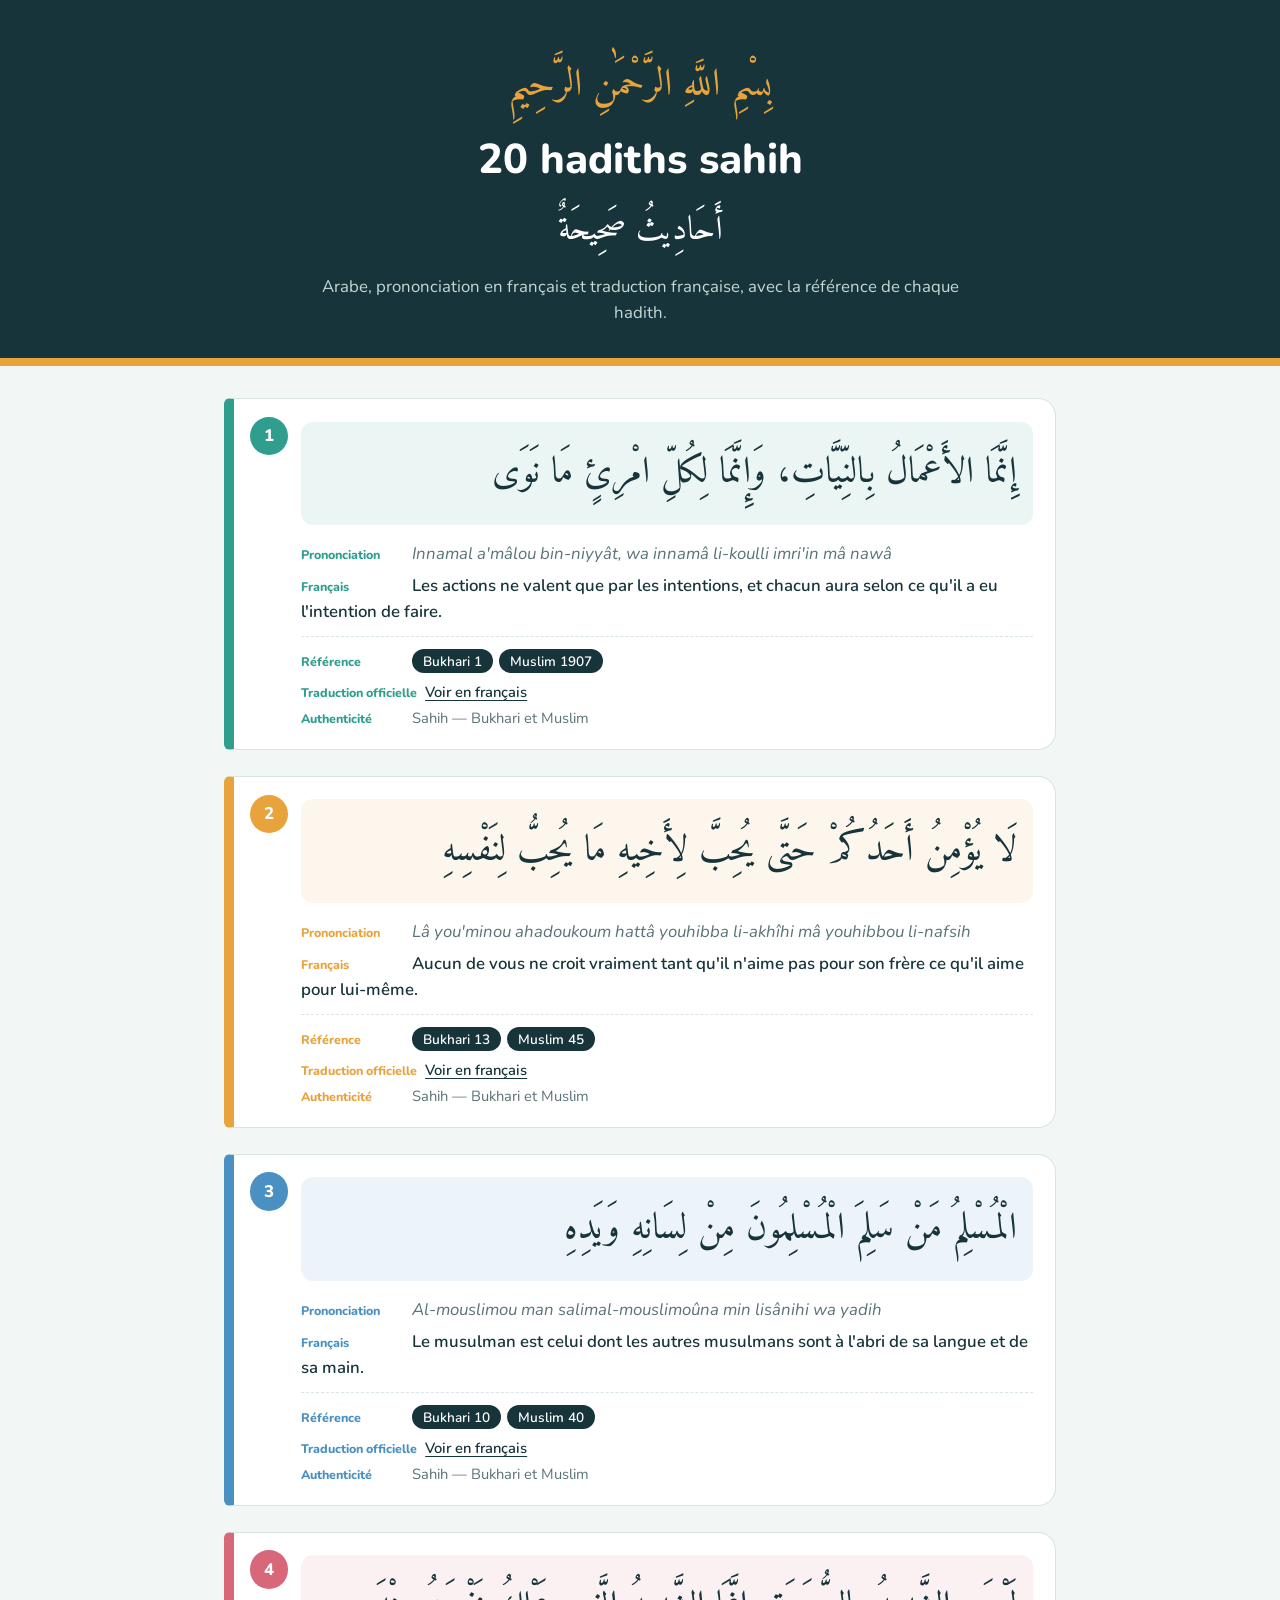
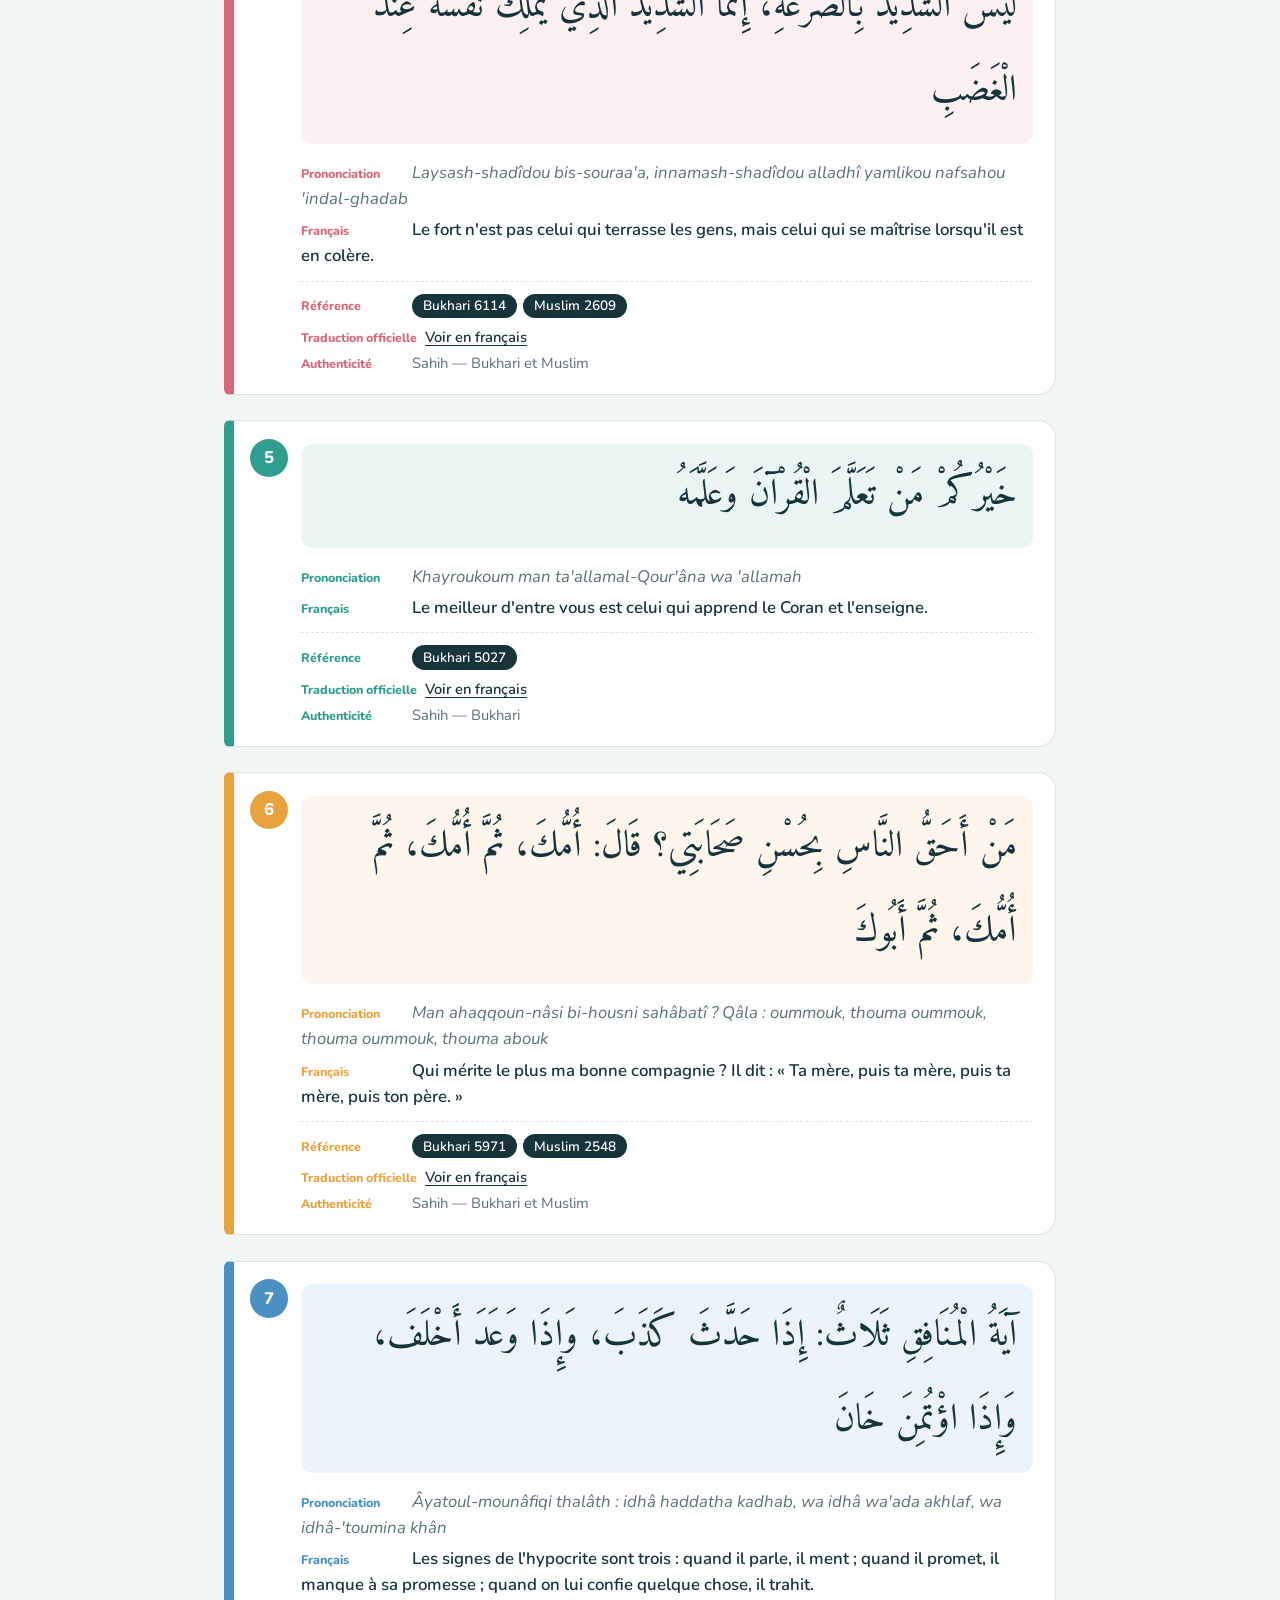
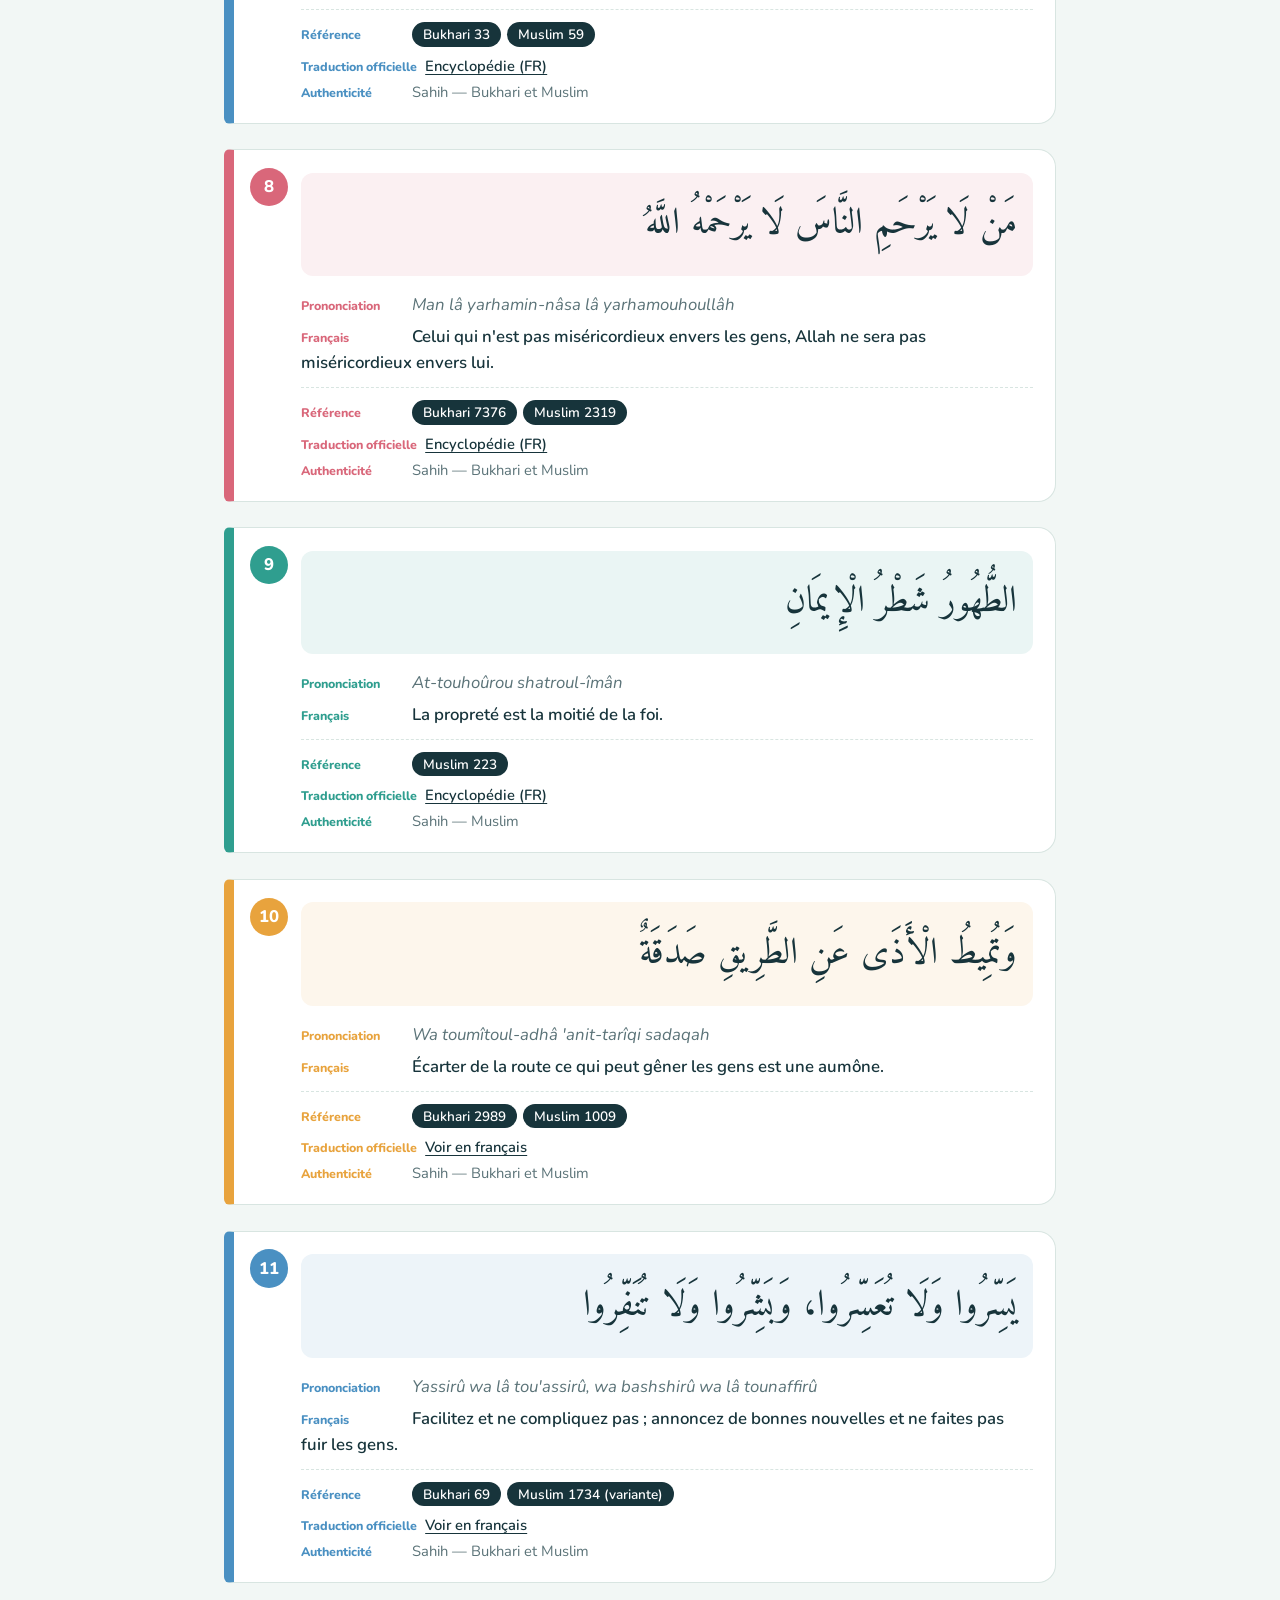
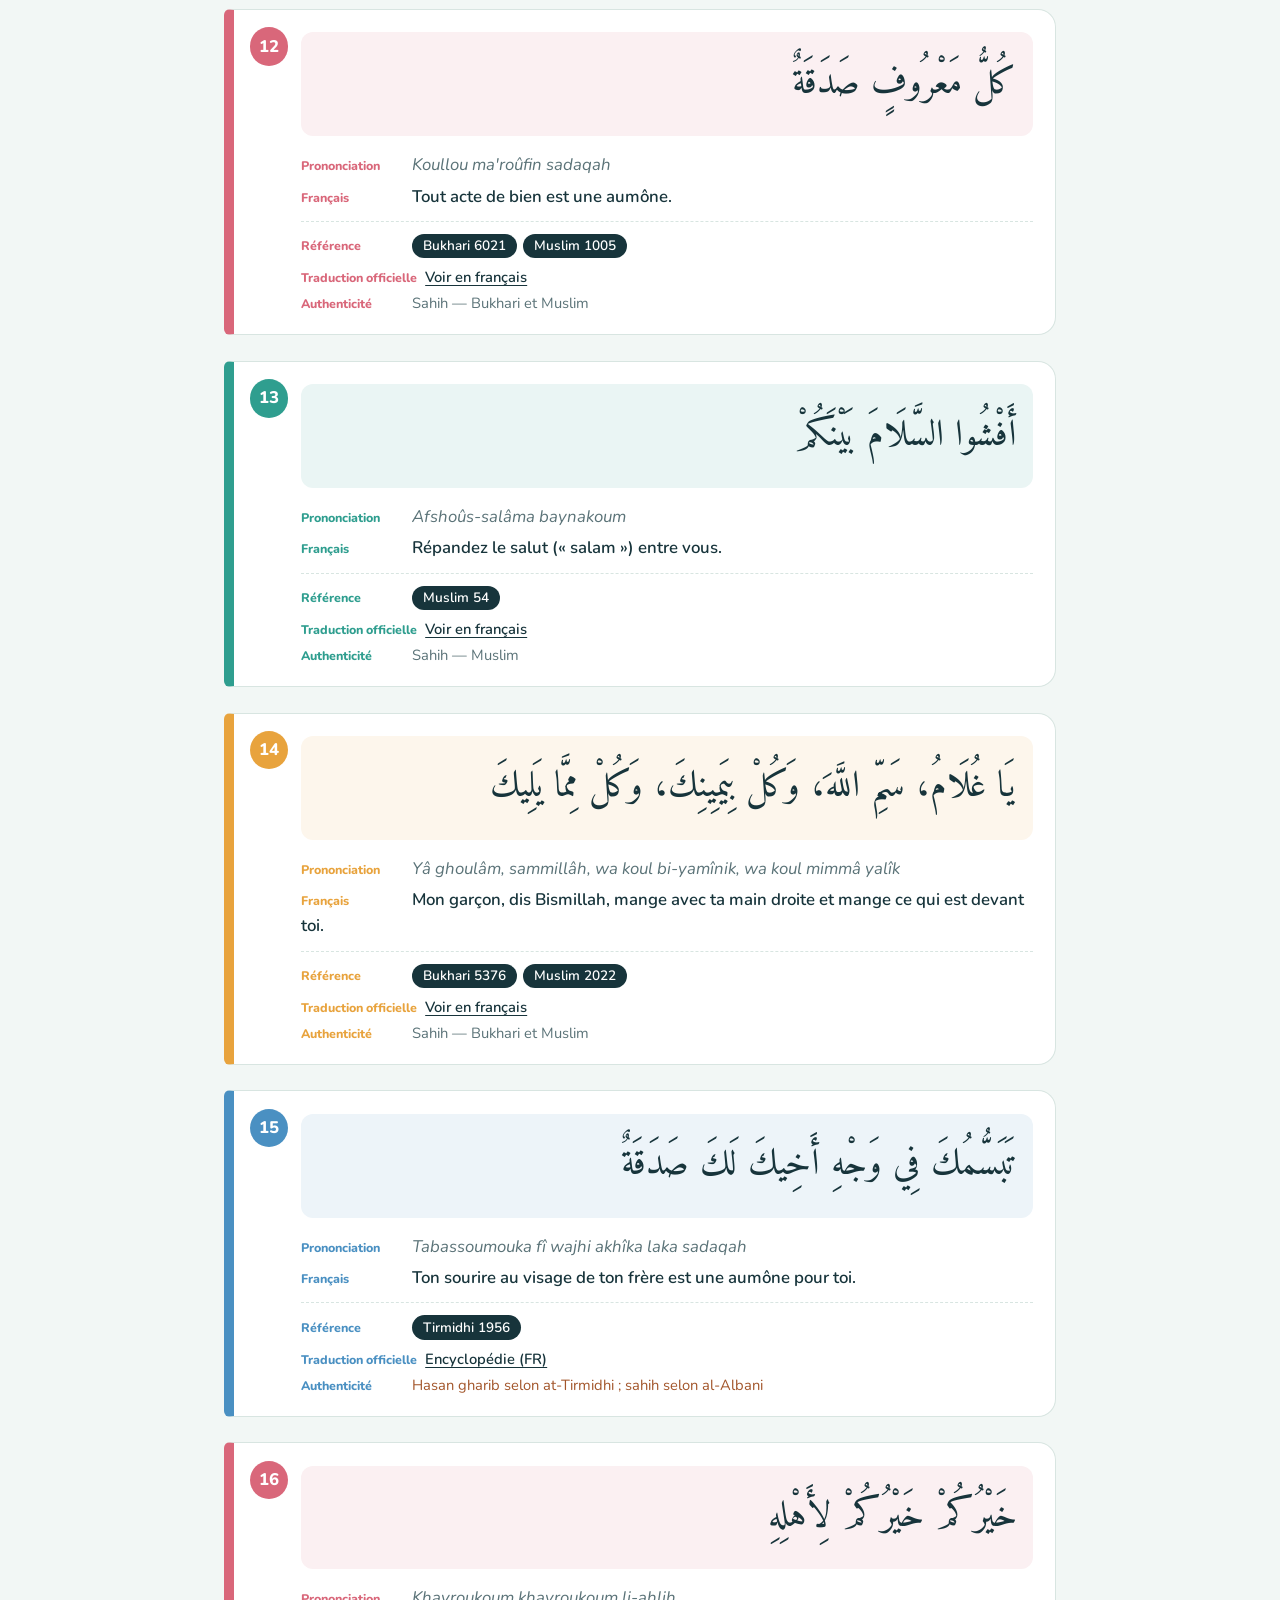
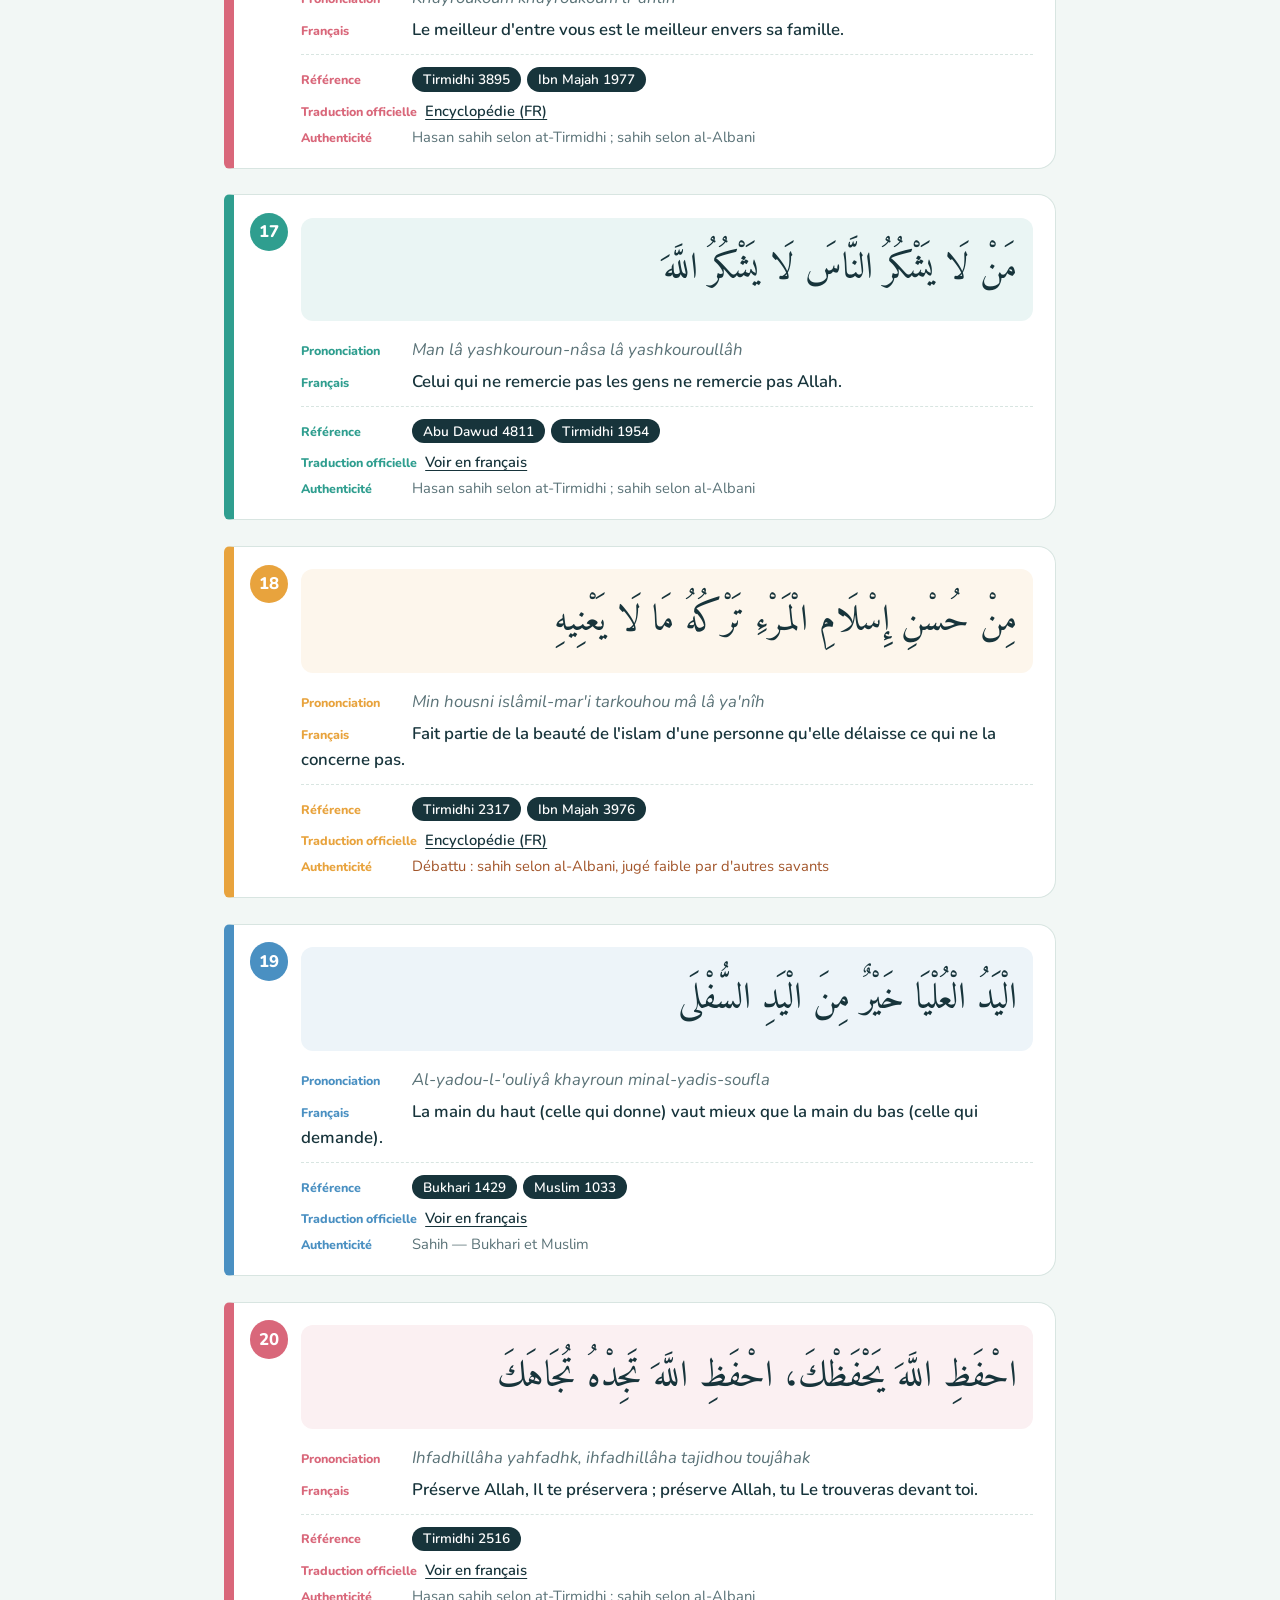
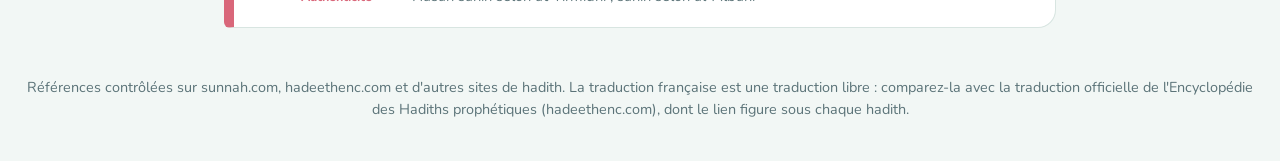
<file: hadiths/hadiths_fr.html>
<!DOCTYPE html>
<html lang="fr">
<head>
<meta charset="UTF-8">
<meta name="viewport" content="width=device-width, initial-scale=1">
<title>20 hadiths sahih</title>
<link rel="preconnect" href="https://fonts.googleapis.com">
<link rel="preconnect" href="https://fonts.gstatic.com" crossorigin>
<link href="https://fonts.googleapis.com/css2?family=Amiri:wght@400;700&family=Nunito:wght@400;600;800&display=swap" rel="stylesheet">
<style>
:root {
  --bg: #f2f7f5;
  --paper: #ffffff;
  --ink: #17343b;
  --muted: #5b7378;
  --line: #d8e5e1;
  --c0: #2f9e8f;
  --c1: #e8a33d;
  --c2: #4a90c2;
  --c3: #d9677a;
  --ar-font: "Amiri", "Noto Naskh Arabic", "Scheherazade New", "Traditional Arabic", "Geeza Pro", serif;
  --lat-font: "Nunito", "Segoe UI", system-ui, -apple-system, sans-serif;
}
* { box-sizing: border-box; }
html { -webkit-text-size-adjust: 100%; }
body {
  margin: 0;
  background: var(--bg);
  color: var(--ink);
  font-family: var(--lat-font);
  font-size: 1.05rem;
  line-height: 1.55;
}
header.top {
  text-align: center;
  padding: 3rem 1.2rem 2rem;
  background: var(--ink);
  color: #fff;
  border-bottom: 8px solid var(--c1);
}
header.top .bismillah {
  font-family: var(--ar-font);
  font-size: clamp(1.6rem, 5vw, 2.4rem);
  line-height: 2;
  color: var(--c1);
  margin: 0;
}
header.top h1 {
  margin: .2rem 0 .3rem;
  font-size: clamp(1.7rem, 5vw, 2.6rem);
  font-weight: 800;
}
header.top .ar-title {
  font-family: var(--ar-font);
  font-size: clamp(1.5rem, 4.5vw, 2.1rem);
  line-height: 2;
  margin: 0;
}
header.top .sub { margin: .6rem auto 0; max-width: 40rem; color: #c5d8d4; }
main {
  max-width: 54rem;
  margin: 0 auto;
  padding: 2rem 1rem 3rem;
  display: grid;
  gap: 1.6rem;
}
.hadith {
  --accent: var(--c0);
  position: relative;
  background: var(--paper);
  border: 1px solid var(--line);
  border-inline-start: 10px solid var(--accent);
  border-radius: 6px 18px 18px 6px;
  padding: 1.4rem 1.4rem 1.2rem 4.2rem;
  break-inside: avoid;
  page-break-inside: avoid;
}
.hadith.c0 { --accent: var(--c0); }
.hadith.c1 { --accent: var(--c1); }
.hadith.c2 { --accent: var(--c2); }
.hadith.c3 { --accent: var(--c3); }
.num {
  position: absolute;
  top: 1.1rem; left: 1rem;
  width: 2.4rem; height: 2.4rem;
  border-radius: 50%;
  background: var(--accent);
  color: #fff;
  font-weight: 800;
  display: grid; place-items: center;
}
.ar {
  margin: 0 0 1rem;
  padding: .6rem 1rem;
  background: color-mix(in srgb, var(--accent) 10%, white);
  border-radius: 12px;
  font-family: var(--ar-font);
  font-size: clamp(1.7rem, 4.6vw, 2.3rem);
  line-height: 2.3;
  text-align: right;
  unicode-bidi: isolate;
  font-feature-settings: "liga" 1, "calt" 1, "mark" 1, "mkmk" 1;
}
.ph, .fr, .tr, .refs { margin: .35rem 0; }
.ph { color: var(--muted); font-style: italic; }
.fr { font-weight: 600; }
.tag {
  display: inline-block;
  min-width: 6.4rem;
  margin-inline-end: .5rem;
  font-size: .78rem;
  font-weight: 800;
  font-style: normal;
  color: var(--accent);
}
.off { margin: .2rem 0 0; font-size: .92rem; }
.off a { margin-right: .9rem; color: var(--ink); font-weight: 600; text-underline-offset: 3px; }
.off a:hover, .off a:focus-visible { color: var(--accent); }
.grade { margin: .2rem 0 0; font-size: .92rem; color: var(--muted); }
.grade.weak { color: #a2552a; }
.refs { margin-top: .7rem; padding-top: .6rem; border-top: 1px dashed var(--line); }
.ref {
  display: inline-block;
  margin: .15rem .35rem .15rem 0;
  padding: .1rem .7rem;
  border-radius: 999px;
  background: var(--ink);
  color: #fff;
  font-size: .85rem;
  font-weight: 600;
}
footer {
  text-align: center;
  padding: 0 1rem 2.5rem;
  color: var(--muted);
  font-size: .9rem;
}
@media (max-width: 560px) {
  .hadith { padding: 3.6rem 1rem 1rem 1rem; }
  .num { top: .9rem; left: .9rem; }
  .tag { display: block; min-width: 0; margin-bottom: .1rem; }
}
@media print {
  body { background: #fff; font-size: 11pt; }
  header.top { background: #fff; color: var(--ink); border-bottom: 3px solid var(--c1); padding: 1rem; }
  header.top .sub { color: var(--muted); }
  main { gap: 1rem; padding: 1rem 0; }
  .hadith { -webkit-print-color-adjust: exact; print-color-adjust: exact; }
  .ref { -webkit-print-color-adjust: exact; print-color-adjust: exact; }
}
</style>
</head>
<body>
<header class="top">
  <p class="bismillah" lang="ar" dir="rtl">بِسْمِ اللَّهِ الرَّحْمَٰنِ الرَّحِيمِ</p>
  <h1>20 hadiths sahih</h1>
  <p class="ar-title" lang="ar" dir="rtl">أَحَادِيثُ صَحِيحَةٌ</p>
  <p class="sub">Arabe, prononciation en français et traduction française, avec la référence de chaque hadith.</p>
</header>
<main>
  <article class="hadith c0">
    <div class="num" aria-hidden="true">1</div>
    <p class="ar" lang="ar" dir="rtl">إِنَّمَا الأَعْمَالُ بِالنِّيَّاتِ، وَإِنَّمَا لِكُلِّ امْرِئٍ مَا نَوَى</p>
    <p class="ph" lang="fr"><span class="tag">Prononciation</span>Innamal a&#x27;mâlou bin-niyyât, wa innamâ li-koulli imri&#x27;in mâ nawâ</p>
    <p class="fr" lang="fr"><span class="tag">Français</span>Les actions ne valent que par les intentions, et chacun aura selon ce qu&#x27;il a eu l&#x27;intention de faire.</p>
    <p class="refs"><span class="tag">Référence</span><span class="ref">Bukhari 1</span><span class="ref">Muslim 1907</span></p>
    <p class="off"><span class="tag">Traduction officielle</span><a href="https://hadeethenc.com/fr/browse/hadith/66511" target="_blank" rel="noopener">Voir en français</a></p>
    <p class="grade"><span class="tag">Authenticité</span>Sahih — Bukhari et Muslim</p>
  </article>
  <article class="hadith c1">
    <div class="num" aria-hidden="true">2</div>
    <p class="ar" lang="ar" dir="rtl">لَا يُؤْمِنُ أَحَدُكُمْ حَتَّى يُحِبَّ لِأَخِيهِ مَا يُحِبُّ لِنَفْسِهِ</p>
    <p class="ph" lang="fr"><span class="tag">Prononciation</span>Lâ you&#x27;minou ahadoukoum hattâ youhibba li-akhîhi mâ youhibbou li-nafsih</p>
    <p class="fr" lang="fr"><span class="tag">Français</span>Aucun de vous ne croit vraiment tant qu&#x27;il n&#x27;aime pas pour son frère ce qu&#x27;il aime pour lui-même.</p>
    <p class="refs"><span class="tag">Référence</span><span class="ref">Bukhari 13</span><span class="ref">Muslim 45</span></p>
    <p class="off"><span class="tag">Traduction officielle</span><a href="https://hadeethenc.com/fr/browse/hadith/4717" target="_blank" rel="noopener">Voir en français</a></p>
    <p class="grade"><span class="tag">Authenticité</span>Sahih — Bukhari et Muslim</p>
  </article>
  <article class="hadith c2">
    <div class="num" aria-hidden="true">3</div>
    <p class="ar" lang="ar" dir="rtl">الْمُسْلِمُ مَنْ سَلِمَ الْمُسْلِمُونَ مِنْ لِسَانِهِ وَيَدِهِ</p>
    <p class="ph" lang="fr"><span class="tag">Prononciation</span>Al-mouslimou man salimal-mouslimoûna min lisânihi wa yadih</p>
    <p class="fr" lang="fr"><span class="tag">Français</span>Le musulman est celui dont les autres musulmans sont à l&#x27;abri de sa langue et de sa main.</p>
    <p class="refs"><span class="tag">Référence</span><span class="ref">Bukhari 10</span><span class="ref">Muslim 40</span></p>
    <p class="off"><span class="tag">Traduction officielle</span><a href="https://hadeethenc.com/fr/browse/hadith/10101" target="_blank" rel="noopener">Voir en français</a></p>
    <p class="grade"><span class="tag">Authenticité</span>Sahih — Bukhari et Muslim</p>
  </article>
  <article class="hadith c3">
    <div class="num" aria-hidden="true">4</div>
    <p class="ar" lang="ar" dir="rtl">لَيْسَ الشَّدِيدُ بِالصُّرَعَةِ، إِنَّمَا الشَّدِيدُ الَّذِي يَمْلِكُ نَفْسَهُ عِنْدَ الْغَضَبِ</p>
    <p class="ph" lang="fr"><span class="tag">Prononciation</span>Laysash-shadîdou bis-souraa&#x27;a, innamash-shadîdou alladhî yamlikou nafsahou &#x27;indal-ghadab</p>
    <p class="fr" lang="fr"><span class="tag">Français</span>Le fort n&#x27;est pas celui qui terrasse les gens, mais celui qui se maîtrise lorsqu&#x27;il est en colère.</p>
    <p class="refs"><span class="tag">Référence</span><span class="ref">Bukhari 6114</span><span class="ref">Muslim 2609</span></p>
    <p class="off"><span class="tag">Traduction officielle</span><a href="https://hadeethenc.com/fr/browse/hadith/5351" target="_blank" rel="noopener">Voir en français</a></p>
    <p class="grade"><span class="tag">Authenticité</span>Sahih — Bukhari et Muslim</p>
  </article>
  <article class="hadith c0">
    <div class="num" aria-hidden="true">5</div>
    <p class="ar" lang="ar" dir="rtl">خَيْرُكُمْ مَنْ تَعَلَّمَ الْقُرْآنَ وَعَلَّمَهُ</p>
    <p class="ph" lang="fr"><span class="tag">Prononciation</span>Khayroukoum man ta&#x27;allamal-Qour&#x27;âna wa &#x27;allamah</p>
    <p class="fr" lang="fr"><span class="tag">Français</span>Le meilleur d&#x27;entre vous est celui qui apprend le Coran et l&#x27;enseigne.</p>
    <p class="refs"><span class="tag">Référence</span><span class="ref">Bukhari 5027</span></p>
    <p class="off"><span class="tag">Traduction officielle</span><a href="https://hadeethenc.com/fr/browse/hadith/5913" target="_blank" rel="noopener">Voir en français</a></p>
    <p class="grade"><span class="tag">Authenticité</span>Sahih — Bukhari</p>
  </article>
  <article class="hadith c1">
    <div class="num" aria-hidden="true">6</div>
    <p class="ar" lang="ar" dir="rtl">مَنْ أَحَقُّ النَّاسِ بِحُسْنِ صَحَابَتِي؟ قَالَ: أُمُّكَ، ثُمَّ أُمُّكَ، ثُمَّ أُمُّكَ، ثُمَّ أَبُوكَ</p>
    <p class="ph" lang="fr"><span class="tag">Prononciation</span>Man ahaqqoun-nâsi bi-housni sahâbatî ? Qâla : oummouk, thouma oummouk, thouma oummouk, thouma abouk</p>
    <p class="fr" lang="fr"><span class="tag">Français</span>Qui mérite le plus ma bonne compagnie ? Il dit : « Ta mère, puis ta mère, puis ta mère, puis ton père. »</p>
    <p class="refs"><span class="tag">Référence</span><span class="ref">Bukhari 5971</span><span class="ref">Muslim 2548</span></p>
    <p class="off"><span class="tag">Traduction officielle</span><a href="https://hadeethenc.com/fr/browse/hadith/4182" target="_blank" rel="noopener">Voir en français</a></p>
    <p class="grade"><span class="tag">Authenticité</span>Sahih — Bukhari et Muslim</p>
  </article>
  <article class="hadith c2">
    <div class="num" aria-hidden="true">7</div>
    <p class="ar" lang="ar" dir="rtl">آيَةُ الْمُنَافِقِ ثَلَاثٌ: إِذَا حَدَّثَ كَذَبَ، وَإِذَا وَعَدَ أَخْلَفَ، وَإِذَا اؤْتُمِنَ خَانَ</p>
    <p class="ph" lang="fr"><span class="tag">Prononciation</span>Âyatoul-mounâfiqi thalâth : idhâ haddatha kadhab, wa idhâ wa&#x27;ada akhlaf, wa idhâ-&#x27;toumina khân</p>
    <p class="fr" lang="fr"><span class="tag">Français</span>Les signes de l&#x27;hypocrite sont trois : quand il parle, il ment ; quand il promet, il manque à sa promesse ; quand on lui confie quelque chose, il trahit.</p>
    <p class="refs"><span class="tag">Référence</span><span class="ref">Bukhari 33</span><span class="ref">Muslim 59</span></p>
    <p class="off"><span class="tag">Traduction officielle</span><a href="https://hadeethenc.com/fr" target="_blank" rel="noopener">Encyclopédie (FR)</a></p>
    <p class="grade"><span class="tag">Authenticité</span>Sahih — Bukhari et Muslim</p>
  </article>
  <article class="hadith c3">
    <div class="num" aria-hidden="true">8</div>
    <p class="ar" lang="ar" dir="rtl">مَنْ لَا يَرْحَمِ النَّاسَ لَا يَرْحَمْهُ اللَّهُ</p>
    <p class="ph" lang="fr"><span class="tag">Prononciation</span>Man lâ yarhamin-nâsa lâ yarhamouhoullâh</p>
    <p class="fr" lang="fr"><span class="tag">Français</span>Celui qui n&#x27;est pas miséricordieux envers les gens, Allah ne sera pas miséricordieux envers lui.</p>
    <p class="refs"><span class="tag">Référence</span><span class="ref">Bukhari 7376</span><span class="ref">Muslim 2319</span></p>
    <p class="off"><span class="tag">Traduction officielle</span><a href="https://hadeethenc.com/fr" target="_blank" rel="noopener">Encyclopédie (FR)</a></p>
    <p class="grade"><span class="tag">Authenticité</span>Sahih — Bukhari et Muslim</p>
  </article>
  <article class="hadith c0">
    <div class="num" aria-hidden="true">9</div>
    <p class="ar" lang="ar" dir="rtl">الطُّهُورُ شَطْرُ الْإِيمَانِ</p>
    <p class="ph" lang="fr"><span class="tag">Prononciation</span>At-touhoûrou shatroul-îmân</p>
    <p class="fr" lang="fr"><span class="tag">Français</span>La propreté est la moitié de la foi.</p>
    <p class="refs"><span class="tag">Référence</span><span class="ref">Muslim 223</span></p>
    <p class="off"><span class="tag">Traduction officielle</span><a href="https://hadeethenc.com/fr" target="_blank" rel="noopener">Encyclopédie (FR)</a></p>
    <p class="grade"><span class="tag">Authenticité</span>Sahih — Muslim</p>
  </article>
  <article class="hadith c1">
    <div class="num" aria-hidden="true">10</div>
    <p class="ar" lang="ar" dir="rtl">وَتُمِيطُ الْأَذَى عَنِ الطَّرِيقِ صَدَقَةٌ</p>
    <p class="ph" lang="fr"><span class="tag">Prononciation</span>Wa toumîtoul-adhâ &#x27;anit-tarîqi sadaqah</p>
    <p class="fr" lang="fr"><span class="tag">Français</span>Écarter de la route ce qui peut gêner les gens est une aumône.</p>
    <p class="refs"><span class="tag">Référence</span><span class="ref">Bukhari 2989</span><span class="ref">Muslim 1009</span></p>
    <p class="off"><span class="tag">Traduction officielle</span><a href="https://hadeethenc.com/fr/browse/hadith/4568" target="_blank" rel="noopener">Voir en français</a></p>
    <p class="grade"><span class="tag">Authenticité</span>Sahih — Bukhari et Muslim</p>
  </article>
  <article class="hadith c2">
    <div class="num" aria-hidden="true">11</div>
    <p class="ar" lang="ar" dir="rtl">يَسِّرُوا وَلَا تُعَسِّرُوا، وَبَشِّرُوا وَلَا تُنَفِّرُوا</p>
    <p class="ph" lang="fr"><span class="tag">Prononciation</span>Yassirû wa lâ tou&#x27;assirû, wa bashshirû wa lâ tounaffirû</p>
    <p class="fr" lang="fr"><span class="tag">Français</span>Facilitez et ne compliquez pas ; annoncez de bonnes nouvelles et ne faites pas fuir les gens.</p>
    <p class="refs"><span class="tag">Référence</span><span class="ref">Bukhari 69</span><span class="ref">Muslim 1734 (variante)</span></p>
    <p class="off"><span class="tag">Traduction officielle</span><a href="https://hadeethenc.com/fr/browse/hadith/5866" target="_blank" rel="noopener">Voir en français</a></p>
    <p class="grade"><span class="tag">Authenticité</span>Sahih — Bukhari et Muslim</p>
  </article>
  <article class="hadith c3">
    <div class="num" aria-hidden="true">12</div>
    <p class="ar" lang="ar" dir="rtl">كُلُّ مَعْرُوفٍ صَدَقَةٌ</p>
    <p class="ph" lang="fr"><span class="tag">Prononciation</span>Koullou ma&#x27;roûfin sadaqah</p>
    <p class="fr" lang="fr"><span class="tag">Français</span>Tout acte de bien est une aumône.</p>
    <p class="refs"><span class="tag">Référence</span><span class="ref">Bukhari 6021</span><span class="ref">Muslim 1005</span></p>
    <p class="off"><span class="tag">Traduction officielle</span><a href="https://hadeethenc.com/fr/browse/hadith/5346" target="_blank" rel="noopener">Voir en français</a></p>
    <p class="grade"><span class="tag">Authenticité</span>Sahih — Bukhari et Muslim</p>
  </article>
  <article class="hadith c0">
    <div class="num" aria-hidden="true">13</div>
    <p class="ar" lang="ar" dir="rtl">أَفْشُوا السَّلَامَ بَيْنَكُمْ</p>
    <p class="ph" lang="fr"><span class="tag">Prononciation</span>Afshoûs-salâma baynakoum</p>
    <p class="fr" lang="fr"><span class="tag">Français</span>Répandez le salut (« salam ») entre vous.</p>
    <p class="refs"><span class="tag">Référence</span><span class="ref">Muslim 54</span></p>
    <p class="off"><span class="tag">Traduction officielle</span><a href="https://hadeethenc.com/fr/browse/hadith/3361" target="_blank" rel="noopener">Voir en français</a></p>
    <p class="grade"><span class="tag">Authenticité</span>Sahih — Muslim</p>
  </article>
  <article class="hadith c1">
    <div class="num" aria-hidden="true">14</div>
    <p class="ar" lang="ar" dir="rtl">يَا غُلَامُ، سَمِّ اللَّهَ، وَكُلْ بِيَمِينِكَ، وَكُلْ مِمَّا يَلِيكَ</p>
    <p class="ph" lang="fr"><span class="tag">Prononciation</span>Yâ ghoulâm, sammillâh, wa koul bi-yamînik, wa koul mimmâ yalîk</p>
    <p class="fr" lang="fr"><span class="tag">Français</span>Mon garçon, dis Bismillah, mange avec ta main droite et mange ce qui est devant toi.</p>
    <p class="refs"><span class="tag">Référence</span><span class="ref">Bukhari 5376</span><span class="ref">Muslim 2022</span></p>
    <p class="off"><span class="tag">Traduction officielle</span><a href="https://hadeethenc.com/fr/browse/hadith/58120" target="_blank" rel="noopener">Voir en français</a></p>
    <p class="grade"><span class="tag">Authenticité</span>Sahih — Bukhari et Muslim</p>
  </article>
  <article class="hadith c2">
    <div class="num" aria-hidden="true">15</div>
    <p class="ar" lang="ar" dir="rtl">تَبَسُّمُكَ فِي وَجْهِ أَخِيكَ لَكَ صَدَقَةٌ</p>
    <p class="ph" lang="fr"><span class="tag">Prononciation</span>Tabassoumouka fî wajhi akhîka laka sadaqah</p>
    <p class="fr" lang="fr"><span class="tag">Français</span>Ton sourire au visage de ton frère est une aumône pour toi.</p>
    <p class="refs"><span class="tag">Référence</span><span class="ref">Tirmidhi 1956</span></p>
    <p class="off"><span class="tag">Traduction officielle</span><a href="https://hadeethenc.com/fr" target="_blank" rel="noopener">Encyclopédie (FR)</a></p>
    <p class="grade weak"><span class="tag">Authenticité</span>Hasan gharib selon at-Tirmidhi ; sahih selon al-Albani</p>
  </article>
  <article class="hadith c3">
    <div class="num" aria-hidden="true">16</div>
    <p class="ar" lang="ar" dir="rtl">خَيْرُكُمْ خَيْرُكُمْ لِأَهْلِهِ</p>
    <p class="ph" lang="fr"><span class="tag">Prononciation</span>Khayroukoum khayroukoum li-ahlih</p>
    <p class="fr" lang="fr"><span class="tag">Français</span>Le meilleur d&#x27;entre vous est le meilleur envers sa famille.</p>
    <p class="refs"><span class="tag">Référence</span><span class="ref">Tirmidhi 3895</span><span class="ref">Ibn Majah 1977</span></p>
    <p class="off"><span class="tag">Traduction officielle</span><a href="https://hadeethenc.com/fr" target="_blank" rel="noopener">Encyclopédie (FR)</a></p>
    <p class="grade"><span class="tag">Authenticité</span>Hasan sahih selon at-Tirmidhi ; sahih selon al-Albani</p>
  </article>
  <article class="hadith c0">
    <div class="num" aria-hidden="true">17</div>
    <p class="ar" lang="ar" dir="rtl">مَنْ لَا يَشْكُرُ النَّاسَ لَا يَشْكُرُ اللَّهَ</p>
    <p class="ph" lang="fr"><span class="tag">Prononciation</span>Man lâ yashkouroun-nâsa lâ yashkouroullâh</p>
    <p class="fr" lang="fr"><span class="tag">Français</span>Celui qui ne remercie pas les gens ne remercie pas Allah.</p>
    <p class="refs"><span class="tag">Référence</span><span class="ref">Abu Dawud 4811</span><span class="ref">Tirmidhi 1954</span></p>
    <p class="off"><span class="tag">Traduction officielle</span><a href="https://hadeethenc.com/fr/browse/hadith/66255" target="_blank" rel="noopener">Voir en français</a></p>
    <p class="grade"><span class="tag">Authenticité</span>Hasan sahih selon at-Tirmidhi ; sahih selon al-Albani</p>
  </article>
  <article class="hadith c1">
    <div class="num" aria-hidden="true">18</div>
    <p class="ar" lang="ar" dir="rtl">مِنْ حُسْنِ إِسْلَامِ الْمَرْءِ تَرْكُهُ مَا لَا يَعْنِيهِ</p>
    <p class="ph" lang="fr"><span class="tag">Prononciation</span>Min housni islâmil-mar&#x27;i tarkouhou mâ lâ ya&#x27;nîh</p>
    <p class="fr" lang="fr"><span class="tag">Français</span>Fait partie de la beauté de l&#x27;islam d&#x27;une personne qu&#x27;elle délaisse ce qui ne la concerne pas.</p>
    <p class="refs"><span class="tag">Référence</span><span class="ref">Tirmidhi 2317</span><span class="ref">Ibn Majah 3976</span></p>
    <p class="off"><span class="tag">Traduction officielle</span><a href="https://hadeethenc.com/fr" target="_blank" rel="noopener">Encyclopédie (FR)</a></p>
    <p class="grade weak"><span class="tag">Authenticité</span>Débattu : sahih selon al-Albani, jugé faible par d&#x27;autres savants</p>
  </article>
  <article class="hadith c2">
    <div class="num" aria-hidden="true">19</div>
    <p class="ar" lang="ar" dir="rtl">الْيَدُ الْعُلْيَا خَيْرٌ مِنَ الْيَدِ السُّفْلَى</p>
    <p class="ph" lang="fr"><span class="tag">Prononciation</span>Al-yadou-l-&#x27;ouliyâ khayroun minal-yadis-soufla</p>
    <p class="fr" lang="fr"><span class="tag">Français</span>La main du haut (celle qui donne) vaut mieux que la main du bas (celle qui demande).</p>
    <p class="refs"><span class="tag">Référence</span><span class="ref">Bukhari 1429</span><span class="ref">Muslim 1033</span></p>
    <p class="off"><span class="tag">Traduction officielle</span><a href="https://hadeethenc.com/fr/browse/hadith/3599" target="_blank" rel="noopener">Voir en français</a></p>
    <p class="grade"><span class="tag">Authenticité</span>Sahih — Bukhari et Muslim</p>
  </article>
  <article class="hadith c3">
    <div class="num" aria-hidden="true">20</div>
    <p class="ar" lang="ar" dir="rtl">احْفَظِ اللَّهَ يَحْفَظْكَ، احْفَظِ اللَّهَ تَجِدْهُ تُجَاهَكَ</p>
    <p class="ph" lang="fr"><span class="tag">Prononciation</span>Ihfadhillâha yahfadhk, ihfadhillâha tajidhou toujâhak</p>
    <p class="fr" lang="fr"><span class="tag">Français</span>Préserve Allah, Il te préservera ; préserve Allah, tu Le trouveras devant toi.</p>
    <p class="refs"><span class="tag">Référence</span><span class="ref">Tirmidhi 2516</span></p>
    <p class="off"><span class="tag">Traduction officielle</span><a href="https://hadeethenc.com/fr/browse/hadith/4811" target="_blank" rel="noopener">Voir en français</a></p>
    <p class="grade"><span class="tag">Authenticité</span>Hasan sahih selon at-Tirmidhi ; sahih selon al-Albani</p>
  </article>
</main>
<footer>
  Références contrôlées sur sunnah.com, hadeethenc.com et d'autres sites de hadith. La traduction française est une traduction libre : comparez-la avec la traduction officielle de l'Encyclopédie des Hadiths prophétiques (hadeethenc.com), dont le lien figure sous chaque hadith.
</footer>
</body>
</html>
</file>
<file: style.css>
/* =========================================
   BASE
   ========================================= */

* {
    box-sizing: border-box;
    margin: 0;
    padding: 0;
}

html {
    scroll-behavior: smooth;
}

body {
    font-family: -apple-system, BlinkMacSystemFont, "Segoe UI",
                 Roboto, Arial, sans-serif;

    background: #f5f1e8;
    color: #26332d;

    min-height: 100vh;
}


/* =========================================
   HEADER
   ========================================= */

.header {
    text-align: center;
    padding: 30px 20px 20px;
}

.logo-circle {
    width: 70px;
    height: 70px;

    margin: 0 auto 12px;

    display: flex;
    align-items: center;
    justify-content: center;

    border-radius: 50%;

    background: #315c4b;
    color: white;

    font-size: 32px;

    box-shadow: 0 6px 18px rgba(0, 0, 0, 0.12);
}

.header h1 {
    font-size: 22px;
    font-weight: 600;
}

.subtitle {
    margin-top: 6px;

    font-size: 14px;
    color: #718078;
}


/* =========================================
   NAVIGATION
   ========================================= */

.navigation {
    display: flex;

    gap: 8px;

    padding: 10px 16px 16px;

    overflow-x: auto;

    scrollbar-width: none;

    position: sticky;
    top: 0;

    background: rgba(245, 241, 232, 0.94);

    backdrop-filter: blur(10px);

    z-index: 10;
}

.navigation::-webkit-scrollbar {
    display: none;
}

.nav-item {
    flex: 0 0 auto;

    display: flex;
    align-items: center;
    gap: 6px;

    padding: 10px 14px;

    border-radius: 30px;

    background: white;

    color: #405049;

    text-decoration: none;

    font-size: 14px;

    box-shadow: 0 2px 8px rgba(0, 0, 0, 0.06);
}

.nav-item span {
    font-size: 16px;
}

.nav-item.active {
    background: #315c4b;
    color: white;
}


/* =========================================
   HORIZONTAL PAGES
   ========================================= */

.pages {
    display: flex;

    overflow-x: auto;

    scroll-snap-type: x mandatory;

    scrollbar-width: none;

    width: 100%;

    overscroll-behavior-x: contain;
}

.pages::-webkit-scrollbar {
    display: none;
}

.page {
    flex: 0 0 100%;

    min-height: calc(100vh - 180px);

    padding: 20px;

    display: flex;
    justify-content: center;
    align-items: flex-start;

    scroll-snap-align: start;
}


/* =========================================
   CARDS
   ========================================= */

.card {
    width: 100%;
    max-width: 500px;

    background: white;

    border-radius: 24px;

    padding: 28px 22px;

    box-shadow:
        0 8px 30px rgba(0, 0, 0, 0.07);
}

.home-page {
    align-items: center;
}

.welcome-card {
    text-align: center;
}

.big-icon {
    font-size: 55px;
    margin-bottom: 15px;
}

.section-icon {
    font-size: 38px;
    margin-bottom: 10px;
}

.card h2 {
    font-size: 25px;
    margin-bottom: 10px;
}

.description {
    color: #718078;
    line-height: 1.6;
    margin-bottom: 22px;
}

.hint {
    margin-top: 25px;

    font-size: 13px;
    line-height: 1.6;

    color: #89958f;
}


/* =========================================
   FORMULAIRE
   ========================================= */

.presence-form {
    display: flex;
    flex-direction: column;

    gap: 8px;
}

.presence-form label {
    margin-top: 10px;

    font-size: 14px;
    font-weight: 600;
}

.presence-form input {
    width: 100%;

    padding: 15px;

    border: 1px solid #dce2de;

    border-radius: 12px;

    font-size: 16px;

    outline: none;
}

.presence-form input:focus {
    border-color: #315c4b;
}

.presence-form button {
    margin-top: 18px;

    padding: 15px;

    border: none;
    border-radius: 14px;

    background: #315c4b;
    color: white;

    font-size: 16px;
    font-weight: 600;

    cursor: pointer;
}


/* =========================================
   LISTES
   ========================================= */

.lesson-list {
    display: flex;
    flex-direction: column;

    gap: 10px;
}

.lesson {
    display: flex;
    flex-direction: column;

    padding: 16px;

    border-radius: 14px;

    background: #f4f7f4;

    color: #26332d;

    text-decoration: none;
}

.lesson strong {
    font-size: 16px;
}

.lesson span {
    margin-top: 4px;

    color: #718078;

    font-size: 13px;
}


/* =========================================
   HADITH
   ========================================= */

.hadith {
    margin-top: 20px;

    padding: 20px;

    border-radius: 16px;

    background: #f4f7f4;
}

.hadith-title {
    font-weight: 600;
    margin-bottom: 20px;
}

.arabic {
    direction: rtl;

    font-size: 24px;

    line-height: 2;

    text-align: center;

    margin: 15px 0;
}

.translation {
    line-height: 1.7;

    text-align: center;

    font-style: italic;
}

.source {
    margin-top: 15px;

    text-align: right;

    font-size: 12px;

    color: #718078;
}


/* =========================================
   DOUAA
   ========================================= */

.douaa {
    margin-top: 15px;

    padding: 18px;

    border-radius: 16px;

    background: #f4f7f4;
}

.douaa h3 {
    font-size: 16px;

    margin-bottom: 10px;
}

.douaa p:last-child {
    color: #596760;

    line-height: 1.6;
}


/* =========================================
   FOOTER
   ========================================= */

footer {
    text-align: center;

    padding: 20px;

    color: #89958f;

    font-size: 12px;
}


/* =========================================
   PETITS ÉCRANS
   ========================================= */

@media (max-width: 380px) {

    .header {
        padding-top: 20px;
    }

    .card {
        padding: 22px 18px;
    }

    .page {
        padding: 14px;
    }

}

.lesson audio {
    width: 100%;
    margin-top: 10px;
}
</file>
